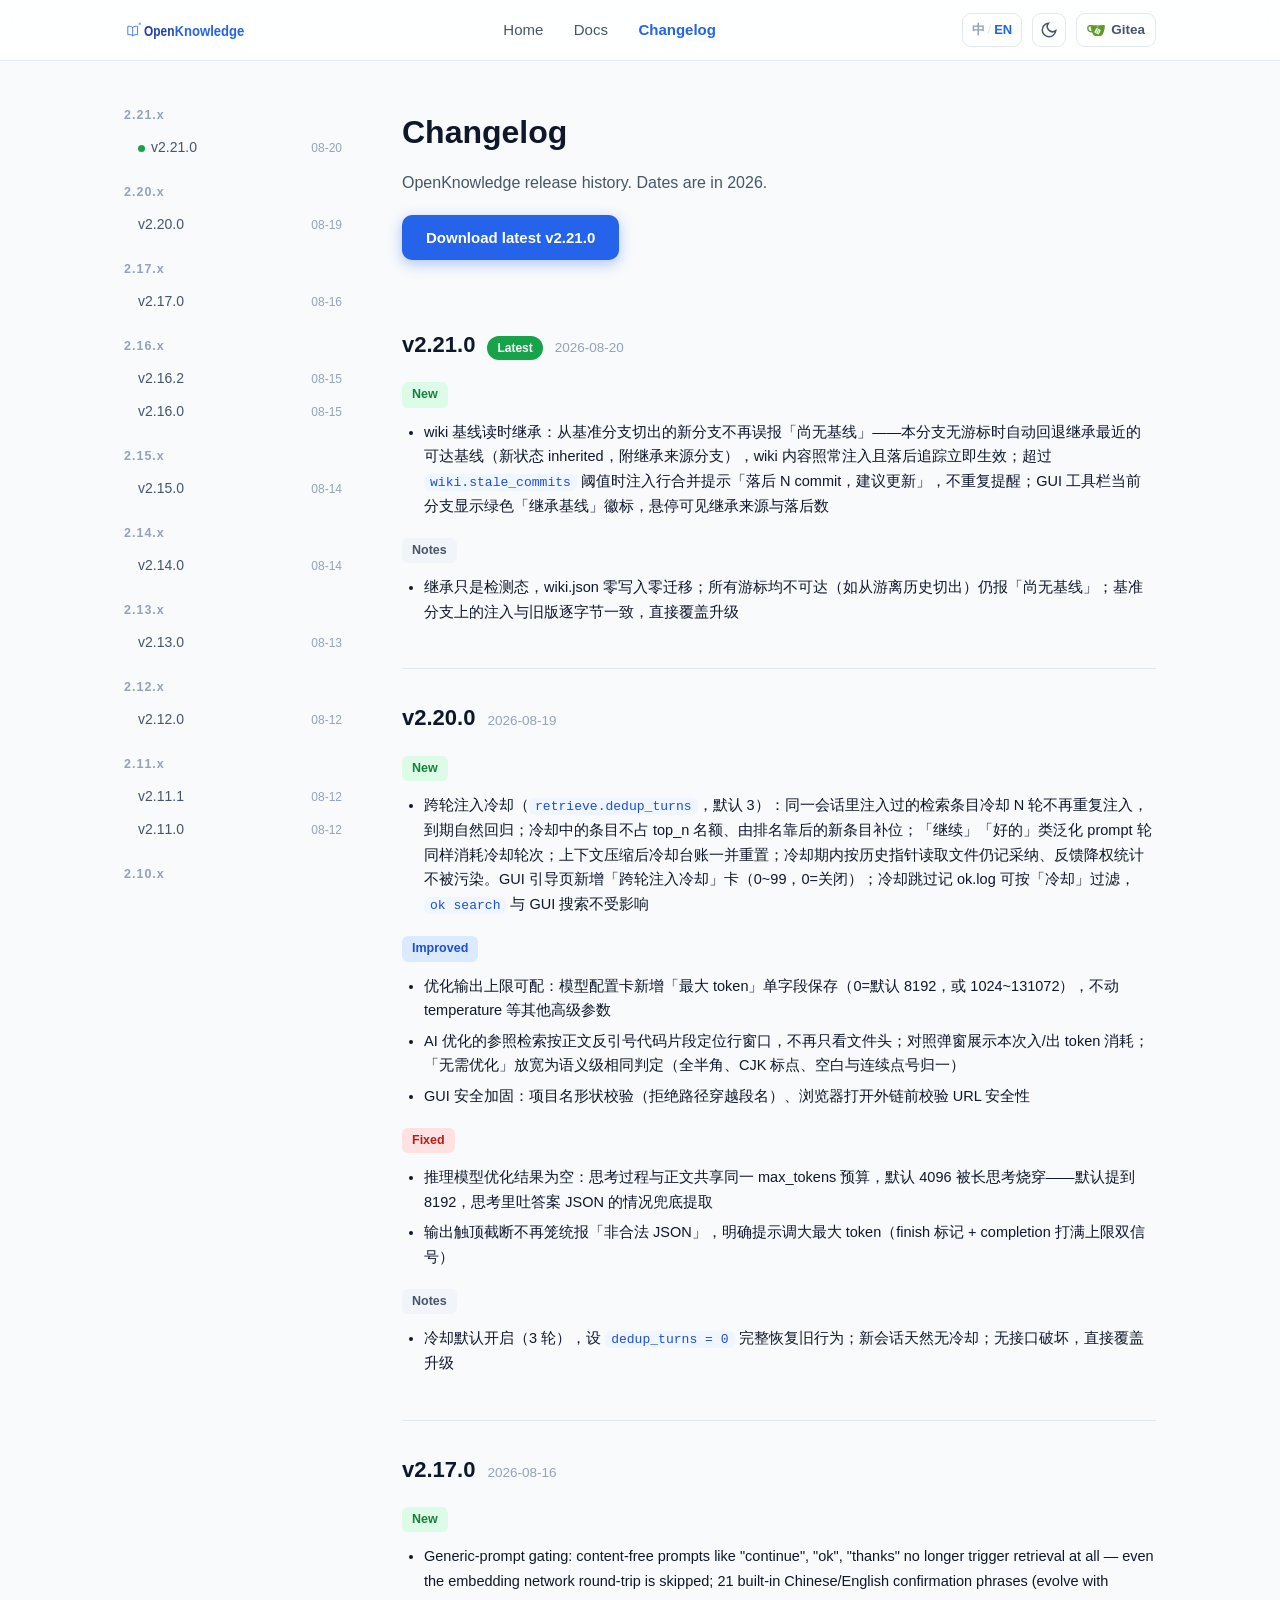
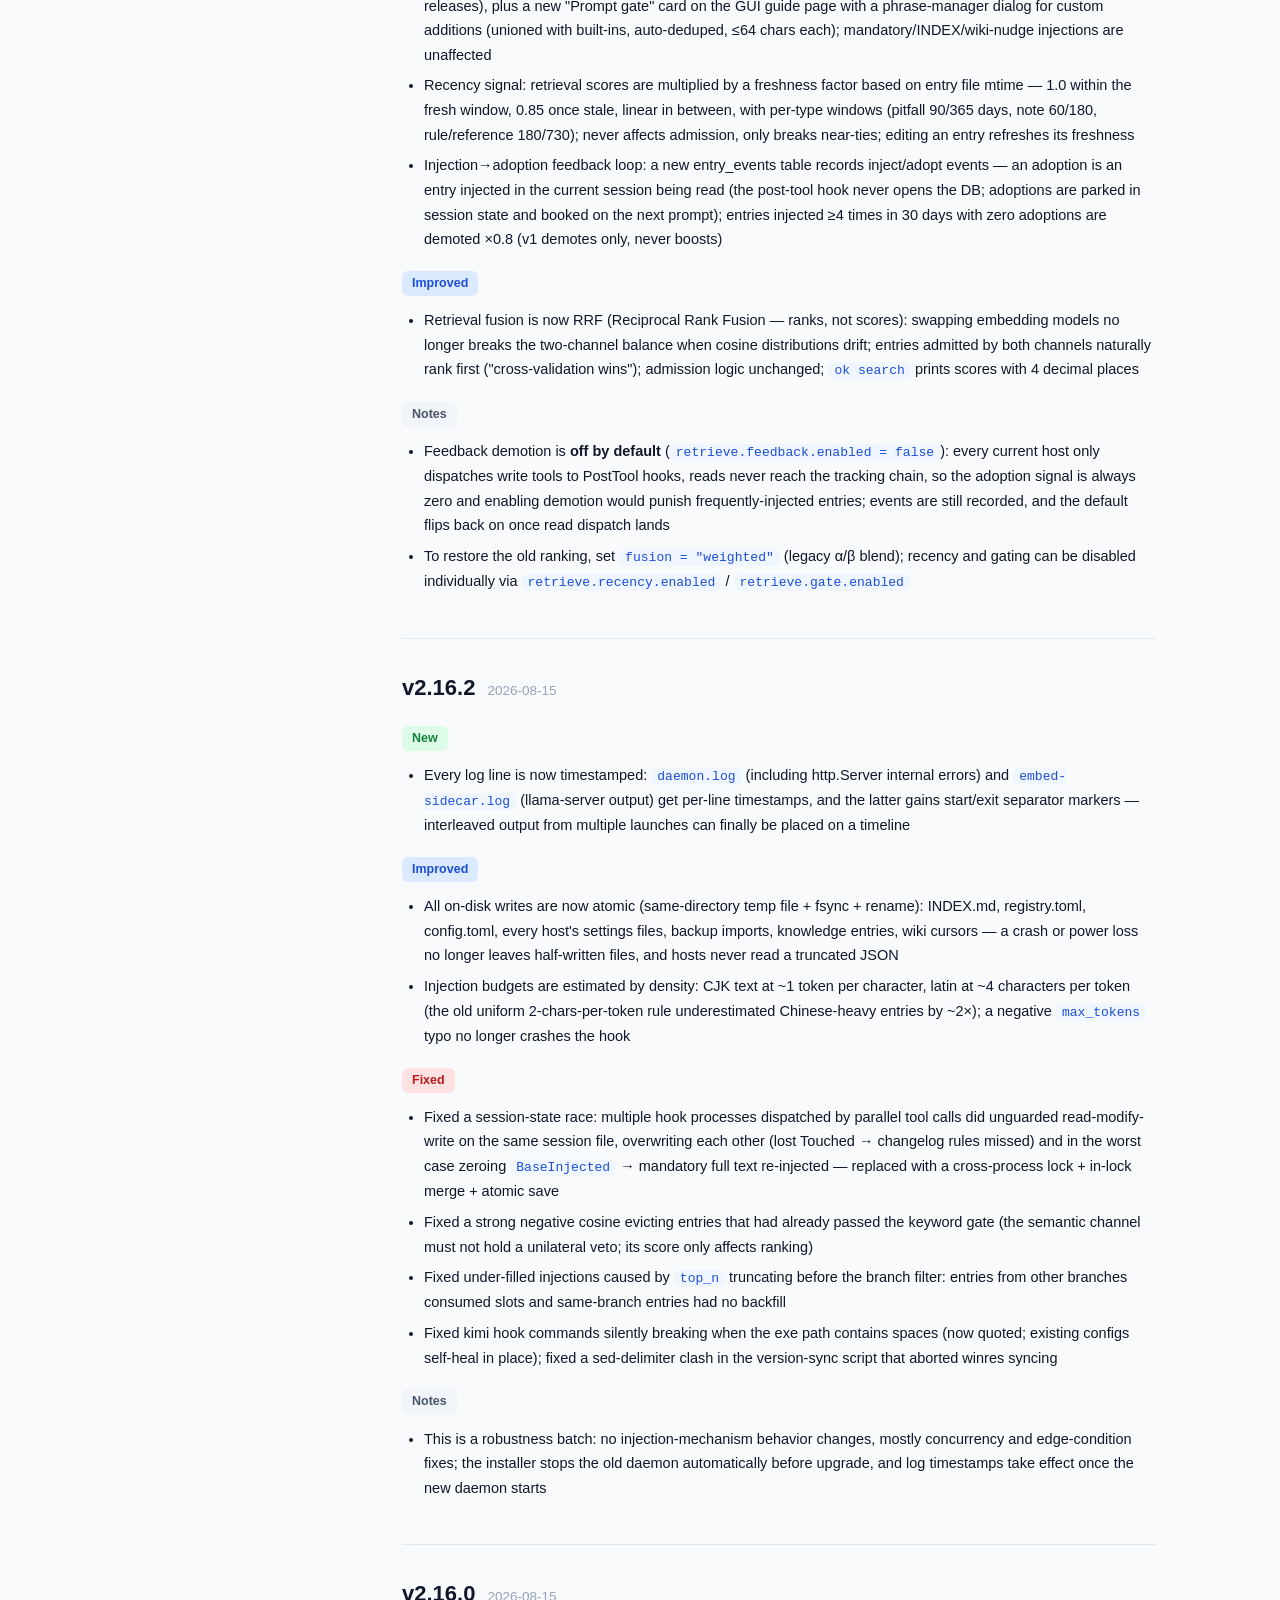
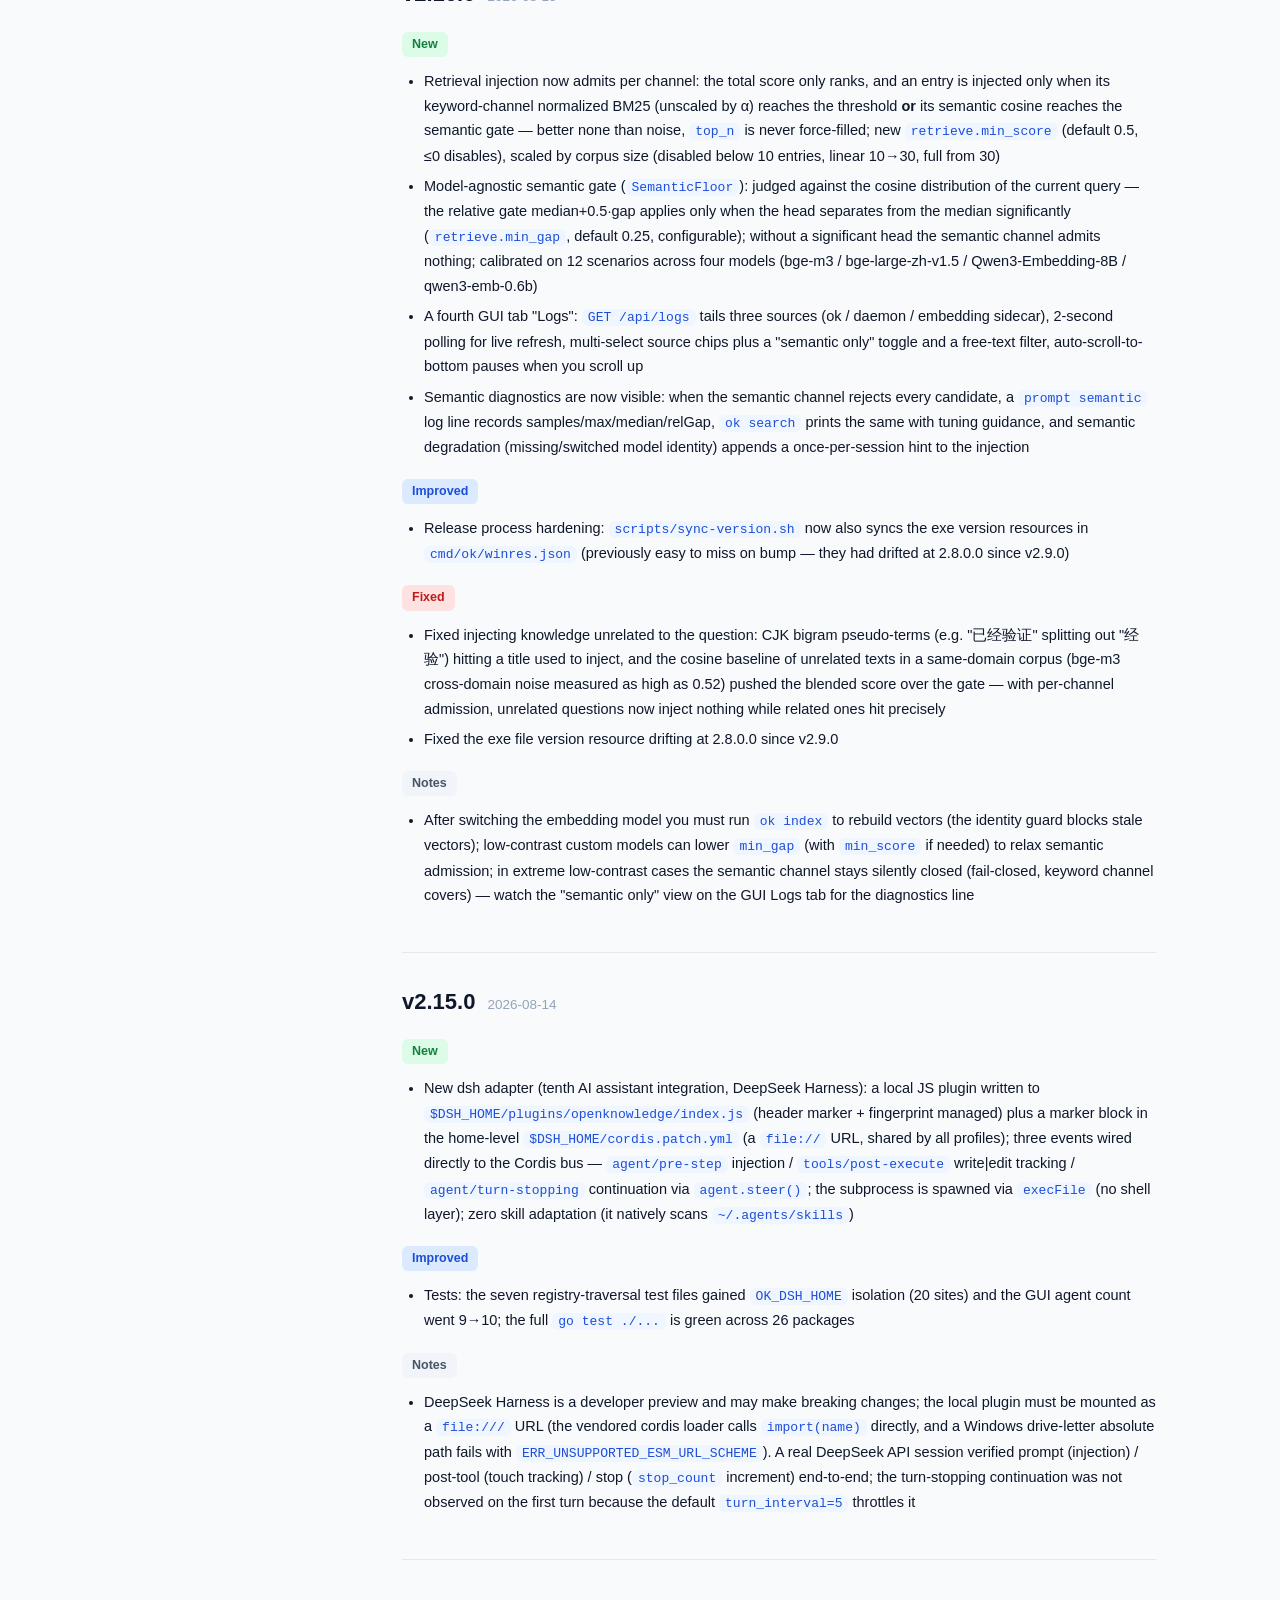
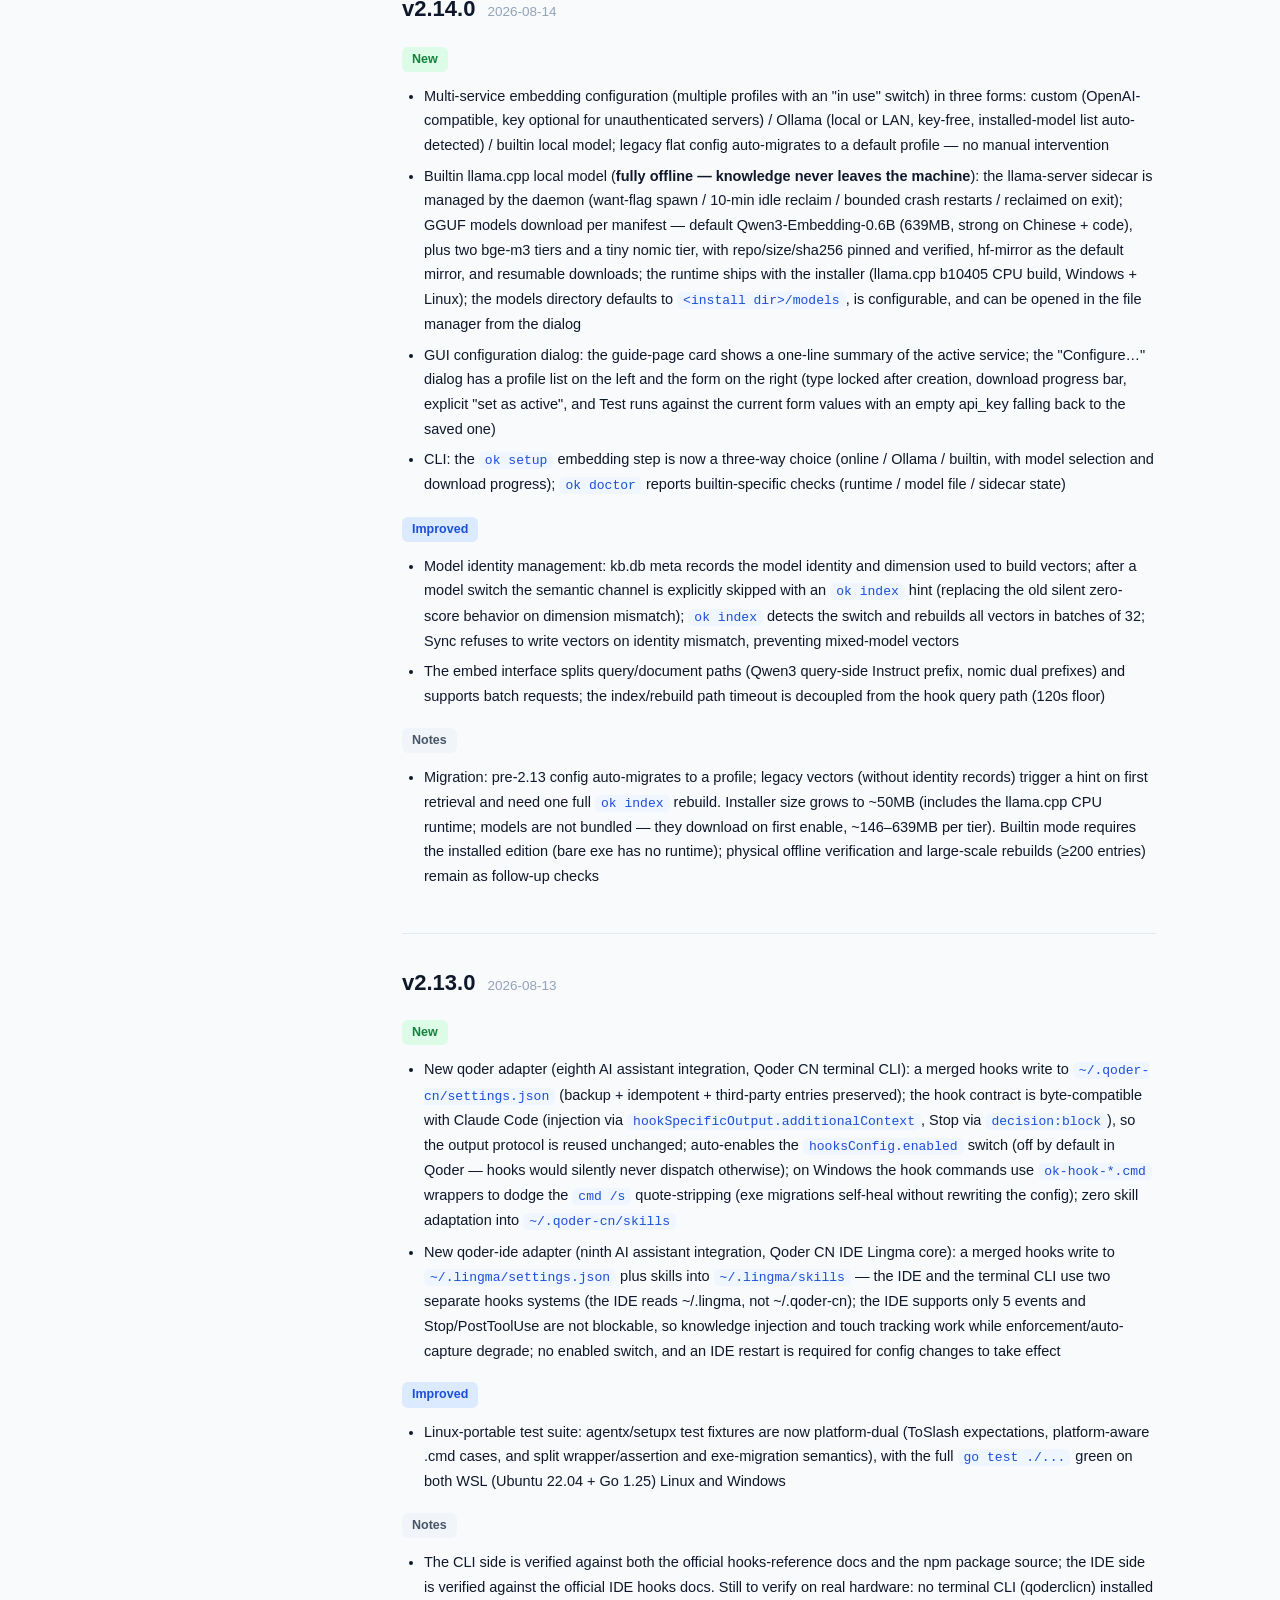
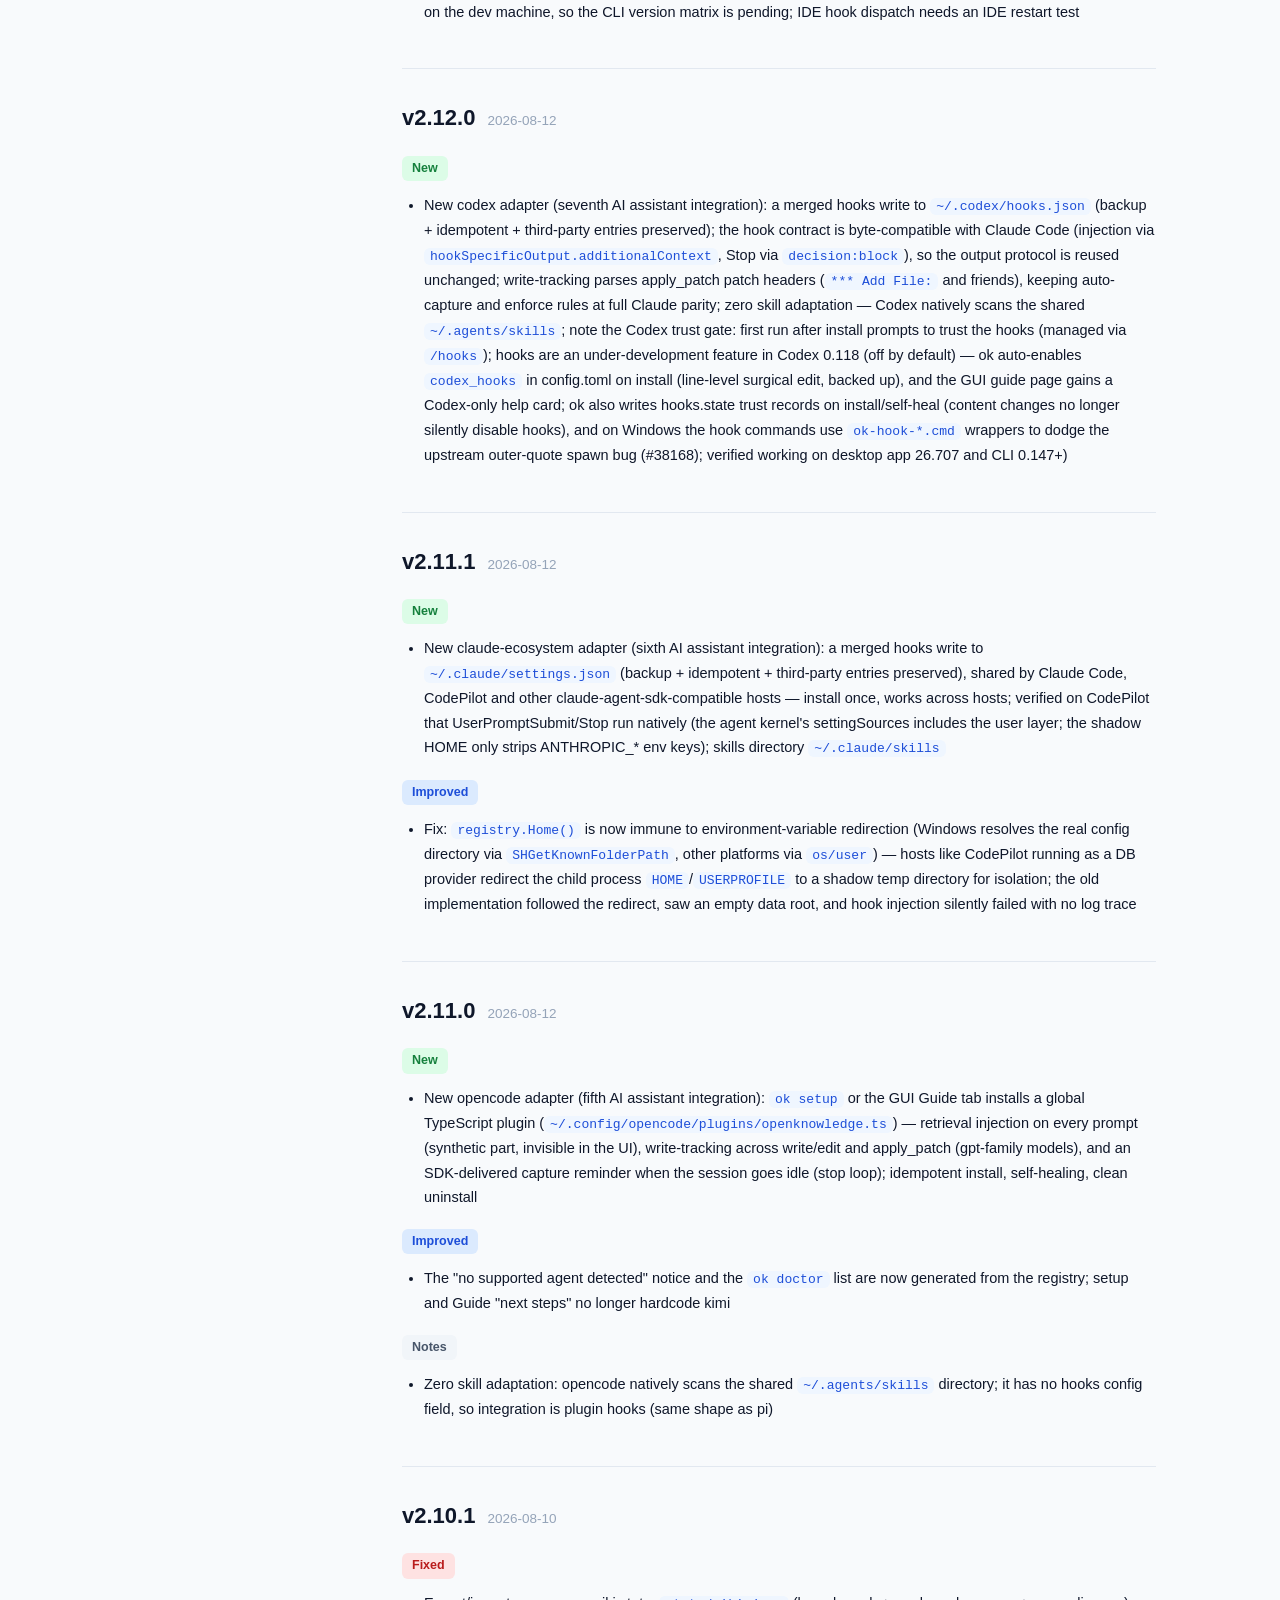
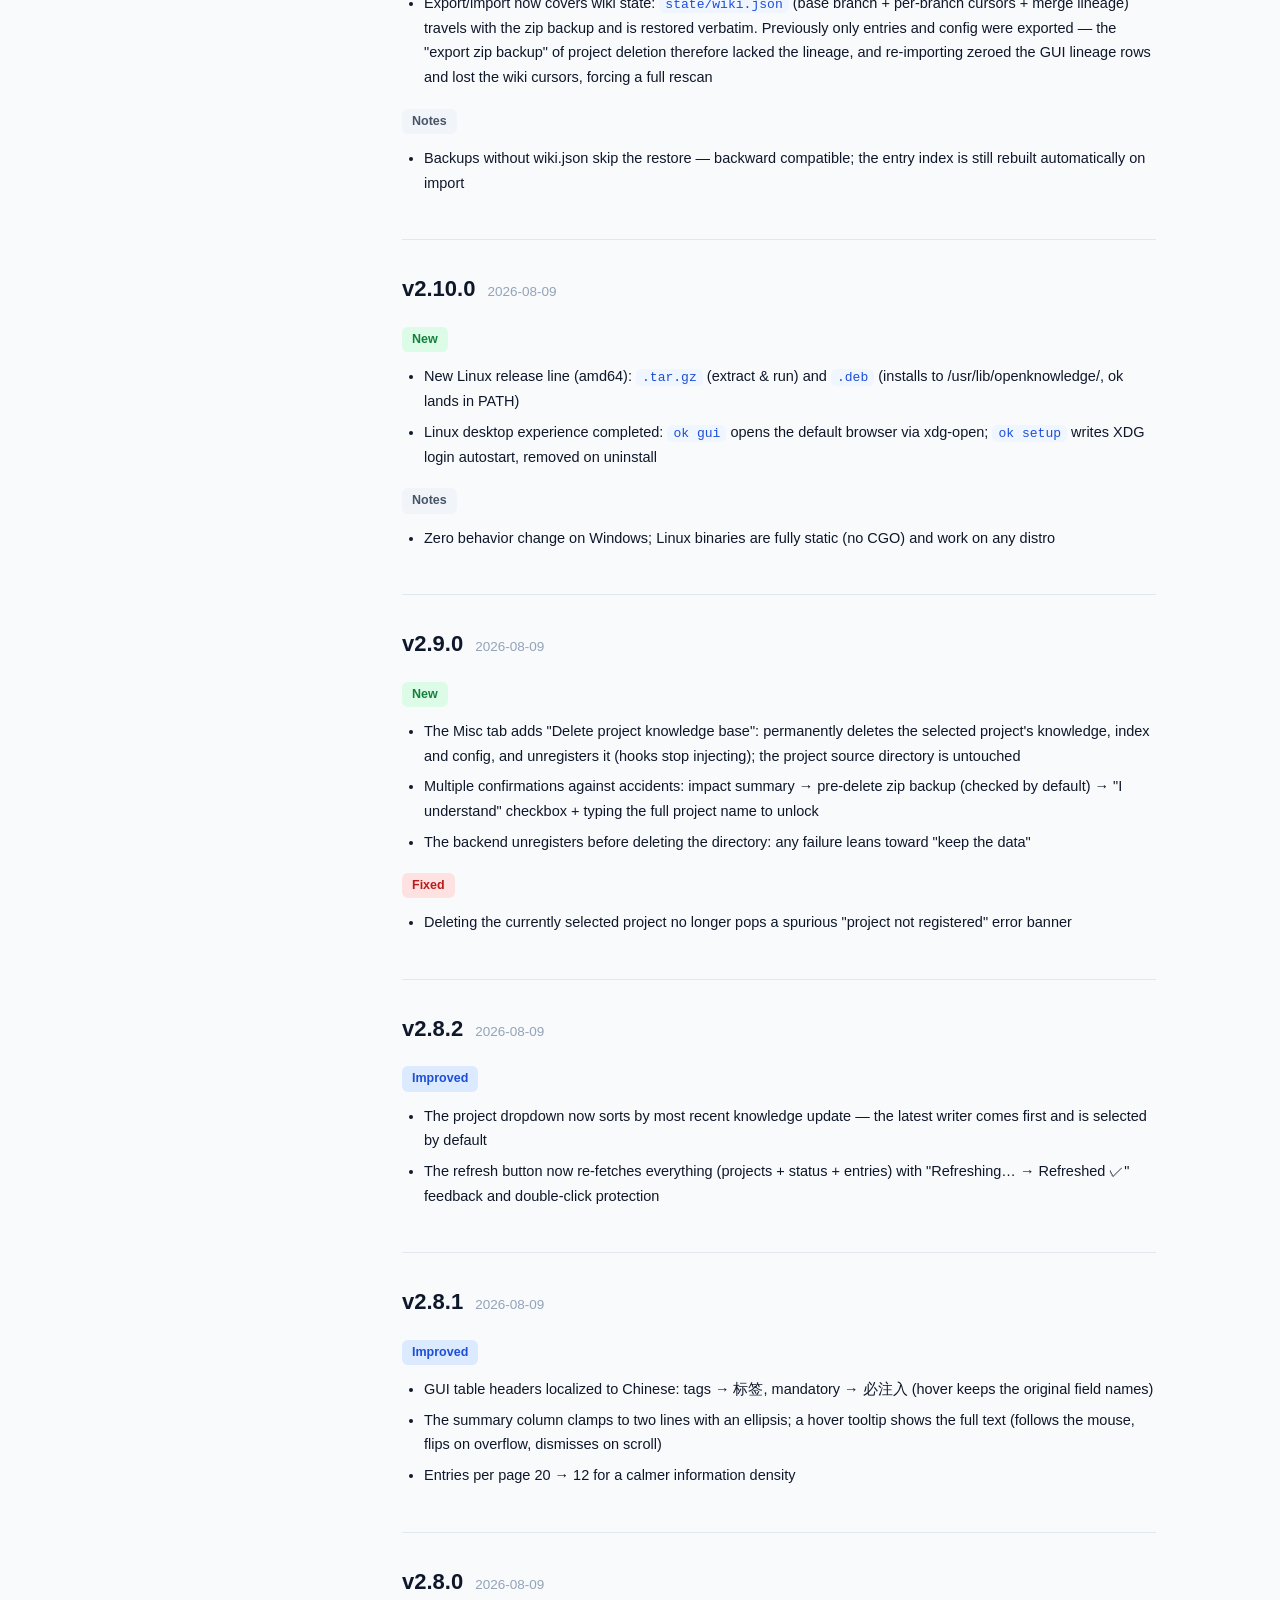
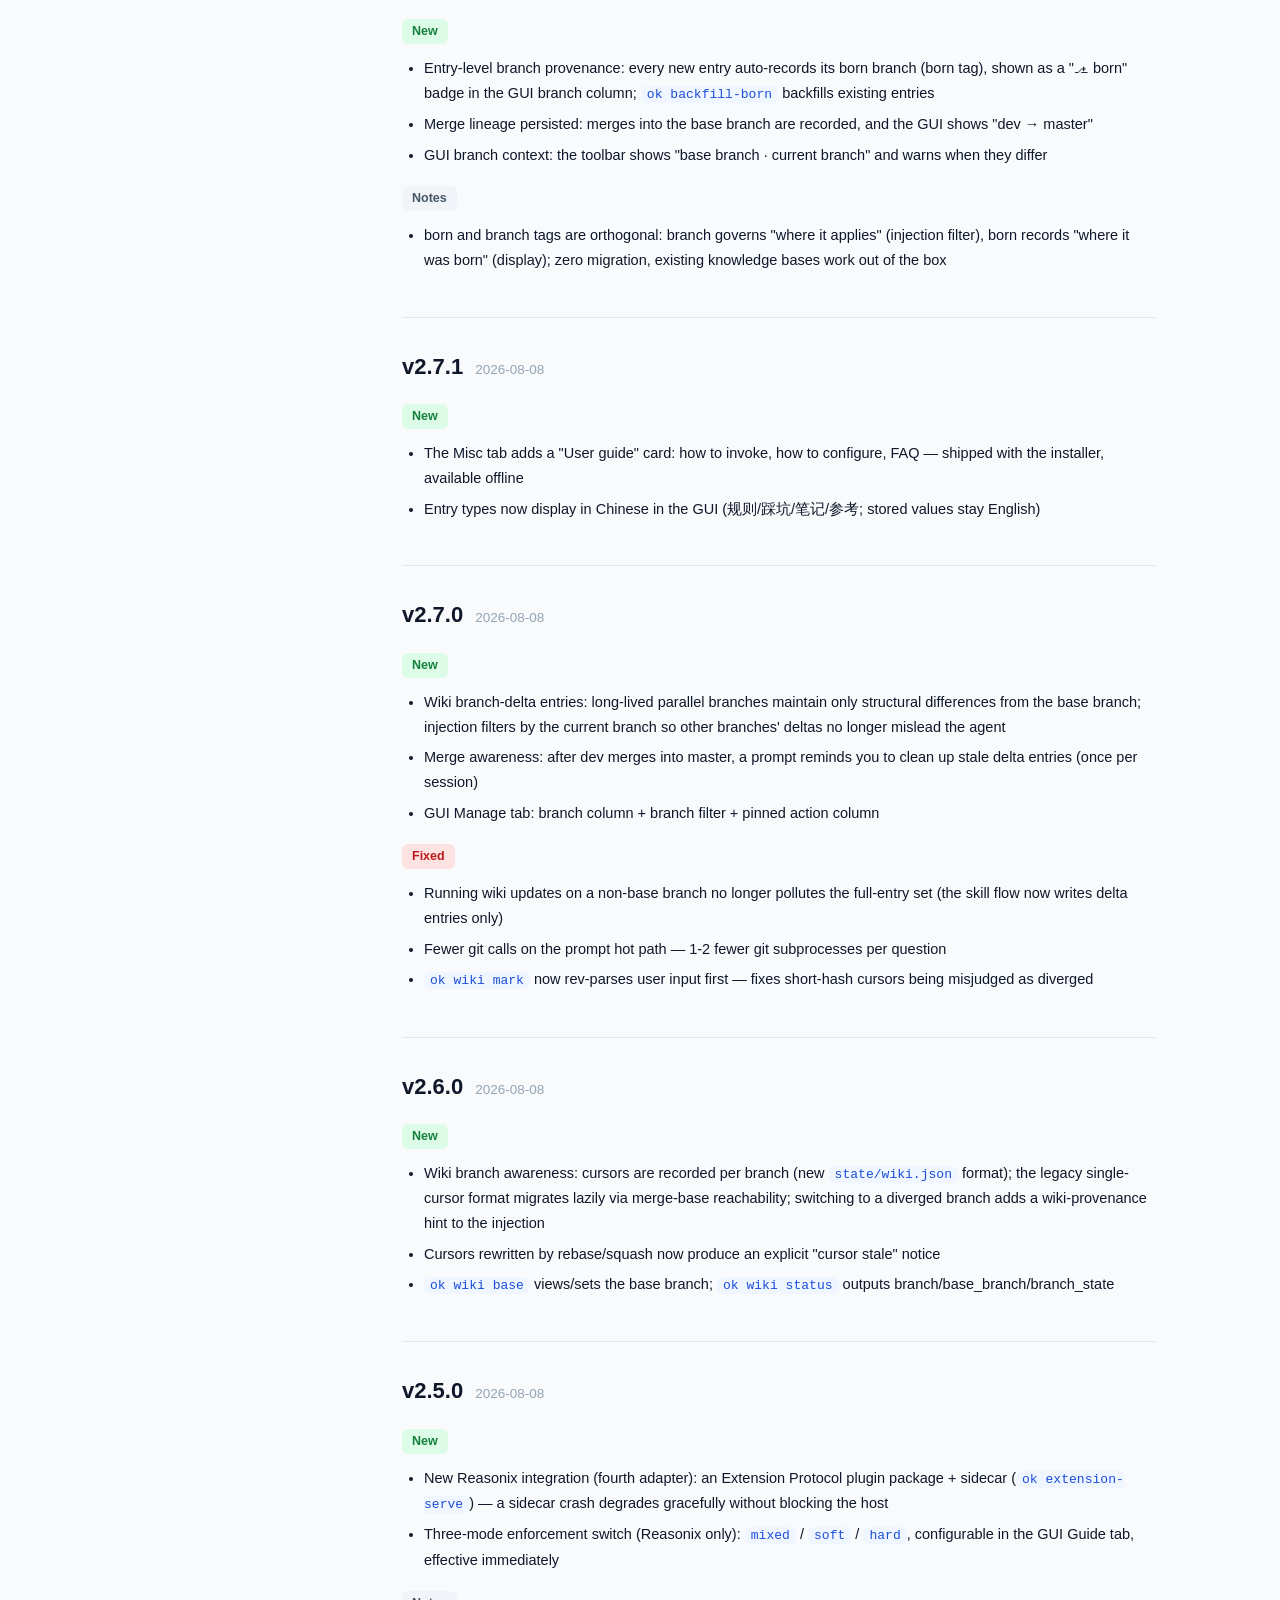
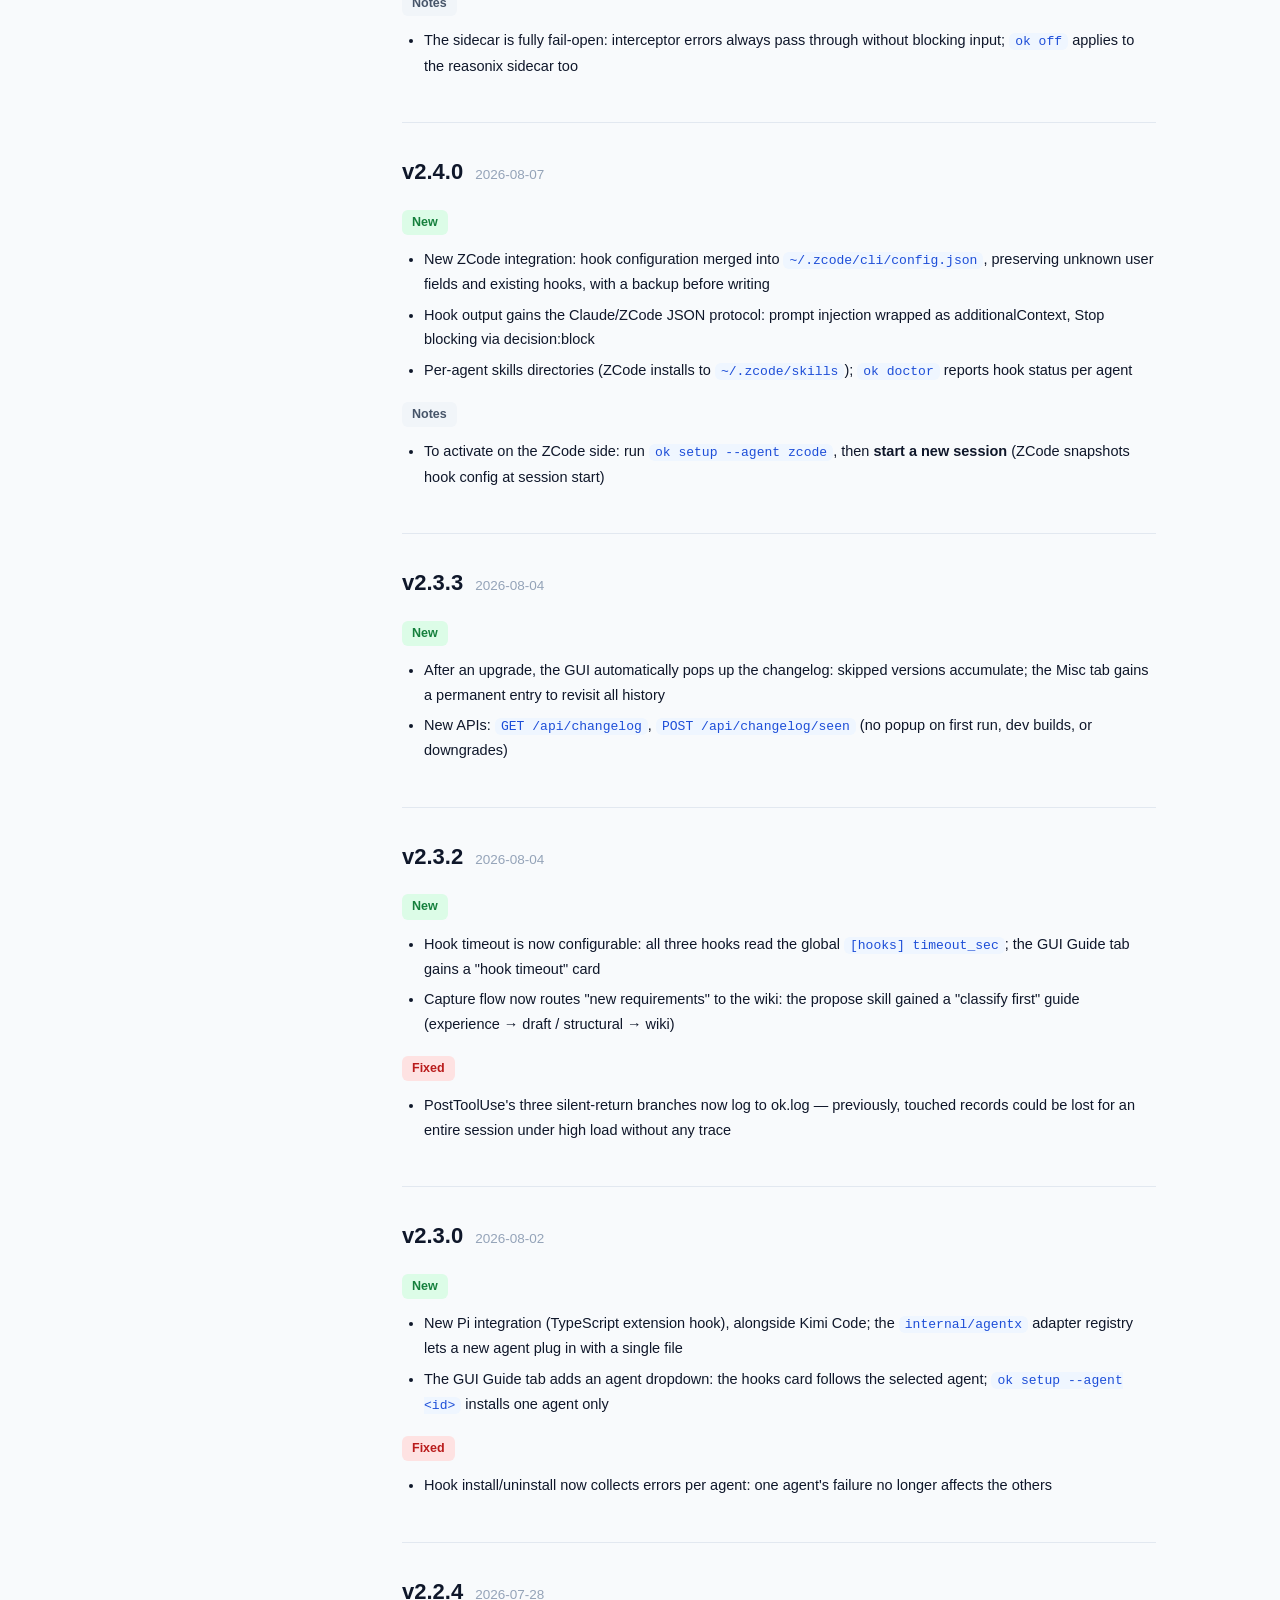
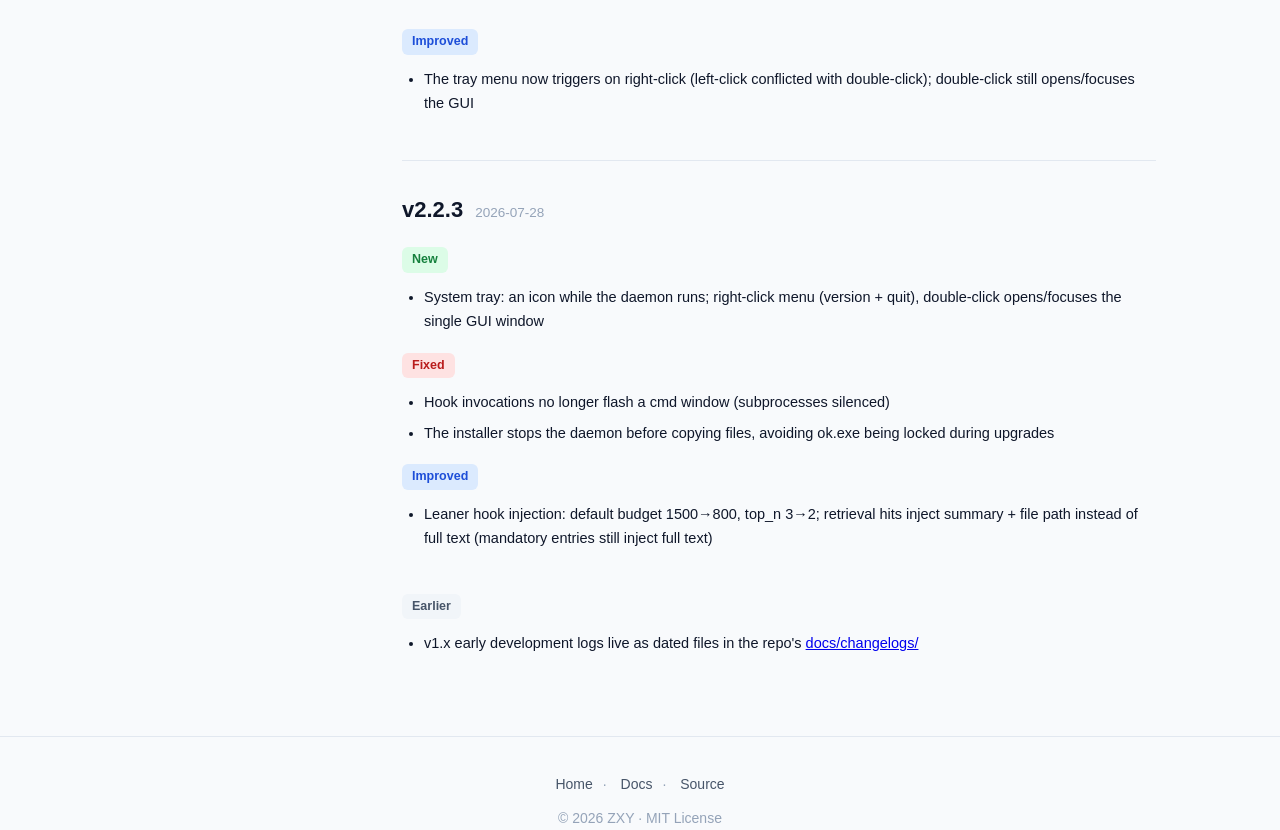
<file: site/changelog.html>
<!DOCTYPE html>
<html lang="zh-CN" data-theme="light">
<head>
<meta charset="UTF-8">
<meta name="viewport" content="width=device-width, initial-scale=1.0">
<title data-i18n="meta.title.c">更新日志 — OpenKnowledge</title>
<meta name="description" content="OpenKnowledge 版本发布记录：新功能、改进与修复。">
<script>(function(){try{var t=new URLSearchParams(location.search).get('theme')||localStorage.getItem('ok-theme');if(!t)t=matchMedia('(prefers-color-scheme: dark)').matches?'dark':'light';document.documentElement.dataset.theme=t;}catch(e){}})();</script>
<link rel="icon" type="image/svg+xml" href="assets/logo.svg">
<link rel="stylesheet" href="assets/site.css">
<style>
  .layout {
    display: grid; grid-template-columns: 230px 1fr;
    gap: 48px; max-width: 1080px; margin: 0 auto;
    padding: 44px 24px 80px;
  }

  /* 侧边栏：版本档案 */
  .side { position: sticky; top: 84px; align-self: start; max-height: calc(100vh - 104px); overflow-y: auto; }
  .side .group { margin-bottom: 18px; }
  .side .group-title {
    font-size: 12.5px; font-weight: 700; color: var(--text-3);
    letter-spacing: 1px; margin-bottom: 6px;
  }
  .side a {
    display: flex; justify-content: space-between; align-items: baseline;
    padding: 4px 12px; margin: 1px 0;
    color: var(--text-2); text-decoration: none; font-size: 14px;
    border-left: 2px solid transparent; border-radius: 0 8px 8px 0;
    transition: color .15s, border-color .15s, background .15s;
  }
  .side a:hover { color: var(--primary); background: #eff6ff; }
  .side a .d { font-size: 12px; color: var(--text-3); }
  .side .latest-dot { display: inline-block; width: 7px; height: 7px; border-radius: 50%; background: #16a34a; margin-right: 6px; }

  /* 页头 */
  .page-head h1 { font-size: 32px; }
  .page-head .lede { margin-top: 10px; color: var(--text-2); }
  .page-head .cta { margin-top: 18px; }
  .page-head .btn { padding: 10px 24px; font-size: 15px; }

  /* 版本块 */
  .ver { margin-top: 44px; padding-top: 30px; border-top: 1px solid var(--border); }
  .ver:first-of-type { border-top: none; margin-top: 36px; }
  .ver-head { display: flex; align-items: baseline; gap: 12px; flex-wrap: wrap; }
  .ver-head h2 { font-size: 22px; }
  .ver-head time { color: var(--text-3); font-size: 13.5px; }
  .badge-latest {
    font-size: 12px; font-weight: 600; color: #fff; background: #16a34a;
    border-radius: 999px; padding: 2px 10px;
  }

  .chg { margin-top: 16px; }
  .tag {
    display: inline-block; font-size: 12.5px; font-weight: 700;
    border-radius: 6px; padding: 2px 10px; margin-bottom: 6px;
  }
  .tag-new     { background: #dcfce7; color: #15803d; }
  .tag-fix     { background: #fee2e2; color: #b91c1c; }
  .tag-improve { background: #dbeafe; color: #1d4ed8; }
  .tag-note    { background: #f1f5f9; color: #475569; }
  .chg ul { padding-left: 22px; }
  .chg li { font-size: 14.5px; margin-top: 6px; color: var(--text); }

  /* 主内容列允许收缩，防止长内容撑出页面级横向滚动 */
  main { min-width: 0; }

  /* 桌面端 details 常开、隐藏 summary 条；手机端由媒体查询接管 */
  #verNav > summary { display: none; }

  @media (max-width: 860px) {
    .layout { grid-template-columns: 1fr; gap: 20px; }
    .side { position: static; max-height: none; }
    /* 手机上版本档案折叠成可展开卡片，避免把正文顶出首屏 */
    #verNav > summary {
      display: block; cursor: pointer; user-select: none;
      background: var(--card); border: 1px solid var(--border); border-radius: 10px;
      padding: 10px 16px; font-weight: 600; font-size: 14.5px;
    }
    #verNav[open] > summary { margin-bottom: 12px; }
  }
  @media (max-width: 560px) {
    .page-head h1 { font-size: 26px; }
    .ver-head h2 { font-size: 19px; }
  }
</style>
</head>
<body>

<nav>
  <div class="wrap">
    <a class="brand" href="index.html"><img class="logo-light" src="assets/logo.svg" alt="OpenKnowledge"><img class="logo-dark" src="assets/logo-dark.svg" alt="OpenKnowledge"></a>
    <div class="links">
      <a href="index.html" data-i18n="nav.home">首页</a>
      <a href="docs.html" data-i18n="nav.docs">文档</a>
      <a href="changelog.html" class="active" data-i18n="nav.changelog">更新日志</a>
    </div>
    <div class="actions">
      <button class="icon-btn lang-toggle" id="langToggle" aria-label="语言 / Language">
        <span data-lang="zh" class="on">中</span><span class="sep">/</span><span data-lang="en">EN</span>
      </button>
      <button class="icon-btn" id="themeToggle" aria-label="切换主题 / Toggle theme">
        <svg class="i-moon" viewBox="0 0 24 24" fill="none" stroke="currentColor" stroke-width="2" stroke-linecap="round"><path d="M21 12.8A9 9 0 1 1 11.2 3 7 7 0 0 0 21 12.8Z"/></svg>
        <svg class="i-sun" viewBox="0 0 24 24" fill="none" stroke="currentColor" stroke-width="2" stroke-linecap="round"><circle cx="12" cy="12" r="4.5"/><path d="M12 2v2.5M12 19.5V22M2 12h2.5M19.5 12H22M4.9 4.9l1.8 1.8M17.3 17.3l1.8 1.8M19.1 4.9l-1.8 1.8M6.7 17.3l-1.8 1.8"/></svg>
      </button>
      <a class="icon-btn repo-btn" href="https://github.com/zhangxyfs/OpenKnowledge" target="_blank" rel="noopener" aria-label="源码仓库 / Repository" title="源码仓库">
        <img class="gitea-logo" src="assets/gitea.svg" alt="Gitea"><span>Gitea</span>
      </a>
    </div>
  </div>
</nav>

<div class="layout">
  <aside class="side">
   <details id="verNav" open>
    <summary data-i18n="c.ledger">版本档案</summary>
    <div class="group">
      <div class="group-title">2.21.x</div>
      <a href="#v2-21-0"><span><span class="latest-dot"></span>v2.21.0</span><span class="d">08-20</span></a>
    </div>
    <div class="group">
      <div class="group-title">2.20.x</div>
      <a href="#v2-20-0"><span>v2.20.0</span><span class="d">08-19</span></a>
    </div>
    <div class="group">
      <div class="group-title">2.17.x</div>
      <a href="#v2-17-0"><span>v2.17.0</span><span class="d">08-16</span></a>
    </div>
    <div class="group">
      <div class="group-title">2.16.x</div>
      <a href="#v2-16-2"><span>v2.16.2</span><span class="d">08-15</span></a>
      <a href="#v2-16-0"><span>v2.16.0</span><span class="d">08-15</span></a>
    </div>
    <div class="group">
      <div class="group-title">2.15.x</div>
      <a href="#v2-15-0"><span>v2.15.0</span><span class="d">08-14</span></a>
    </div>
    <div class="group">
      <div class="group-title">2.14.x</div>
      <a href="#v2-14-0"><span>v2.14.0</span><span class="d">08-14</span></a>
    </div>
    <div class="group">
      <div class="group-title">2.13.x</div>
      <a href="#v2-13-0"><span>v2.13.0</span><span class="d">08-13</span></a>
    </div>
    <div class="group">
      <div class="group-title">2.12.x</div>
      <a href="#v2-12-0"><span>v2.12.0</span><span class="d">08-12</span></a>
    </div>
    <div class="group">
      <div class="group-title">2.11.x</div>
      <a href="#v2-11-1"><span>v2.11.1</span><span class="d">08-12</span></a>
      <a href="#v2-11-0"><span>v2.11.0</span><span class="d">08-12</span></a>
    </div>
    <div class="group">
      <div class="group-title">2.10.x</div>
      <a href="#v2-10-1"><span>v2.10.1</span><span class="d">08-10</span></a>
      <a href="#v2-10-0"><span>v2.10.0</span><span class="d">08-09</span></a>
    </div>
    <div class="group">
      <div class="group-title">2.9.x</div>
      <a href="#v2-9-0"><span>v2.9.0</span><span class="d">08-09</span></a>
    </div>
    <div class="group">
      <div class="group-title">2.8.x</div>
      <a href="#v2-8-2"><span>v2.8.2</span><span class="d">08-09</span></a>
      <a href="#v2-8-1"><span>v2.8.1</span><span class="d">08-09</span></a>
      <a href="#v2-8-0"><span>v2.8.0</span><span class="d">08-09</span></a>
    </div>
    <div class="group">
      <div class="group-title">2.7.x</div>
      <a href="#v2-7-1"><span>v2.7.1</span><span class="d">08-08</span></a>
      <a href="#v2-7-0"><span>v2.7.0</span><span class="d">08-08</span></a>
    </div>
    <div class="group">
      <div class="group-title">2.6.x</div>
      <a href="#v2-6-0"><span>v2.6.0</span><span class="d">08-08</span></a>
    </div>
    <div class="group">
      <div class="group-title">2.5.x</div>
      <a href="#v2-5-0"><span>v2.5.0</span><span class="d">08-08</span></a>
    </div>
    <div class="group">
      <div class="group-title">2.4.x</div>
      <a href="#v2-4-0"><span>v2.4.0</span><span class="d">08-07</span></a>
    </div>
    <div class="group">
      <div class="group-title">2.3.x</div>
      <a href="#v2-3-3"><span>v2.3.3</span><span class="d">08-04</span></a>
      <a href="#v2-3-2"><span>v2.3.2</span><span class="d">08-04</span></a>
      <a href="#v2-3-0"><span>v2.3.0</span><span class="d">08-02</span></a>
    </div>
    <div class="group">
      <div class="group-title">2.2.x</div>
      <a href="#v2-2-4"><span>v2.2.4</span><span class="d">07-28</span></a>
      <a href="#v2-2-3"><span>v2.2.3</span><span class="d">07-28</span></a>
    </div>
   </details>
  </aside>

  <main>
    <div class="page-head">
      <h1 data-i18n="c.h1">更新日志</h1>
      <p class="lede" data-i18n="c.lede">OpenKnowledge 的版本发布记录。日期为 2026 年。</p>
      <div class="cta">
        <a class="btn btn-primary" href="https://github.com/zhangxyfs/OpenKnowledge/releases" target="_blank" rel="noopener" data-i18n="c.cta">下载最新版 v2.21.0</a>
      </div>
    </div>

    <section class="ver" id="v2-21-0">
      <div class="ver-head"><h2>v2.21.0</h2><span class="badge-latest" data-i18n="c.latest">最新</span><time>2026-08-20</time></div>
      <div class="chg">
        <span class="tag tag-new" data-i18n="t.new">新功能</span>
        <ul>
          <li>wiki 基线读时继承：从基准分支切出的新分支不再误报「尚无基线」——本分支无游标时自动回退继承最近的可达基线（新状态 inherited，附继承来源分支），wiki 内容照常注入且落后追踪立即生效；超过 <code>wiki.stale_commits</code> 阈值时注入行合并提示「落后 N commit，建议更新」，不重复提醒；GUI 工具栏当前分支显示绿色「继承基线」徽标，悬停可见继承来源与落后数</li>
        </ul>
      </div>
      <div class="chg">
        <span class="tag tag-note" data-i18n="t.note">说明</span>
        <ul>
          <li>继承只是检测态，wiki.json 零写入零迁移；所有游标均不可达（如从游离历史切出）仍报「尚无基线」；基准分支上的注入与旧版逐字节一致，直接覆盖升级</li>
        </ul>
      </div>
    </section>

    <section class="ver" id="v2-20-0">
      <div class="ver-head"><h2>v2.20.0</h2><time>2026-08-19</time></div>
      <div class="chg">
        <span class="tag tag-new" data-i18n="t.new">新功能</span>
        <ul>
          <li>跨轮注入冷却（<code>retrieve.dedup_turns</code>，默认 3）：同一会话里注入过的检索条目冷却 N 轮不再重复注入，到期自然回归；冷却中的条目不占 top_n 名额、由排名靠后的新条目补位；「继续」「好的」类泛化 prompt 轮同样消耗冷却轮次；上下文压缩后冷却台账一并重置；冷却期内按历史指针读取文件仍记采纳、反馈降权统计不被污染。GUI 引导页新增「跨轮注入冷却」卡（0~99，0=关闭）；冷却跳过记 ok.log 可按「冷却」过滤，<code>ok search</code> 与 GUI 搜索不受影响</li>
        </ul>
      </div>
      <div class="chg">
        <span class="tag tag-improve" data-i18n="t.improve">改进</span>
        <ul>
          <li>优化输出上限可配：模型配置卡新增「最大 token」单字段保存（0=默认 8192，或 1024~131072），不动 temperature 等其他高级参数</li>
          <li>AI 优化的参照检索按正文反引号代码片段定位行窗口，不再只看文件头；对照弹窗展示本次入/出 token 消耗；「无需优化」放宽为语义级相同判定（全半角、CJK 标点、空白与连续点号归一）</li>
          <li>GUI 安全加固：项目名形状校验（拒绝路径穿越段名）、浏览器打开外链前校验 URL 安全性</li>
        </ul>
      </div>
      <div class="chg">
        <span class="tag tag-fix" data-i18n="t.fix">修复</span>
        <ul>
          <li>推理模型优化结果为空：思考过程与正文共享同一 max_tokens 预算，默认 4096 被长思考烧穿——默认提到 8192，思考里吐答案 JSON 的情况兜底提取</li>
          <li>输出触顶截断不再笼统报「非合法 JSON」，明确提示调大最大 token（finish 标记 + completion 打满上限双信号）</li>
        </ul>
      </div>
      <div class="chg">
        <span class="tag tag-note" data-i18n="t.note">说明</span>
        <ul>
          <li>冷却默认开启（3 轮），设 <code>dedup_turns = 0</code> 完整恢复旧行为；新会话天然无冷却；无接口破坏，直接覆盖升级</li>
        </ul>
      </div>
    </section>

    <section class="ver" id="v2-17-0">
      <div class="ver-head"><h2>v2.17.0</h2><time>2026-08-16</time></div>
      <div class="chg">
        <span class="tag tag-new" data-i18n="t.new">新功能</span>
        <ul>
          <li data-i18n="c.2170.n1">泛化 prompt 门控：「继续」「好的」「ok」这类无信息量 prompt 不再跑检索——连 embedding 网络往返都省掉；内置 21 条中英常用确认词（随版本演进），GUI 引导页新增「泛化门控」卡片 + 短语管理弹窗可维护自定义短语（与内置取并集、自动去重，单条 ≤64 字符）；mandatory/索引/wiki 提醒等其余注入不受影响</li>
          <li data-i18n="c.2170.n2">时效信号：按条目文件 mtime 的新鲜度给检索分乘系数——新鲜窗口内 1.0、陈旧后 0.85、中间线性，窗口按条目类型分（pitfall 90/365 天、note 60/180、rule/reference 180/730）；不参与准入，只在近似同分时让位；编辑条目即刷新新鲜度</li>
          <li data-i18n="c.2170.n3">注入→采纳反馈闭环：新增 entry_events 表记录「注入/采纳」事件——采纳 = 本会话注入过的条目被读取（post-tool 不开库，先挂账会话状态、下次 prompt 入账）；30 天窗口内注入 ≥4 次且零采纳的条目降权 ×0.8（v1 只降不升）</li>
        </ul>
      </div>
      <div class="chg">
        <span class="tag tag-improve" data-i18n="t.improve">改进</span>
        <ul>
          <li data-i18n="c.2170.i1">检索融合改 RRF（Reciprocal Rank Fusion，按名次不按分数）：换 embedding 模型后余弦分布漂移不再破坏两路平衡；双通道同时命中的条目天然「交叉验证优先」；准入逻辑不变；<code>ok search</code> 分数输出改 4 位小数</li>
        </ul>
      </div>
      <div class="chg">
        <span class="tag tag-note" data-i18n="t.note">说明</span>
        <ul>
          <li data-i18n="c.2170.s1">反馈降权<strong>默认关闭</strong>（<code>retrieve.feedback.enabled = false</code>）：现行所有宿主的 PostTool 钩子只派发写工具，read 不到达追踪链路，采纳信号暂恒为零，开启会误伤频繁注入的条目；注入/采纳事件照常记录，待 read 派发接通后的版本恢复默认开启</li>
          <li data-i18n="c.2170.s2">要旧排序行为可在配置里显式 <code>fusion = "weighted"</code>（旧 α/β 加权回滚档）；时效与门控均可经 <code>retrieve.recency.enabled</code> / <code>retrieve.gate.enabled</code> 单独关闭</li>
        </ul>
      </div>
    </section>

    <section class="ver" id="v2-16-2">
      <div class="ver-head"><h2>v2.16.2</h2><time>2026-08-15</time></div>
      <div class="chg">
        <span class="tag tag-new" data-i18n="t.new">新功能</span>
        <ul>
          <li data-i18n="c.2162.n1">日志全行时间戳：<code>daemon.log</code>（含 http.Server 内部错误）与 <code>embed-sidecar.log</code>（llama-server 输出）按行加时间戳，后者新增启动/退出分隔标记——多次启动的日志交织后也能对上时间线</li>
        </ul>
      </div>
      <div class="chg">
        <span class="tag tag-improve" data-i18n="t.improve">改进</span>
        <ul>
          <li data-i18n="c.2162.i1">落盘写入统一原子化（同目录临时文件 + fsync + rename）：INDEX.md、registry.toml、config.toml、各宿主 settings、备份导入、知识条目、wiki 游标——崩溃/断电不再留半截文件，宿主也不会读到截断的 JSON</li>
          <li data-i18n="c.2162.i2">注入预算按密度估算：中文按约 1 token/字、拉丁按约 4 字符/token（旧实现统一 2 字符/token，对中文为主的条目低估约 2 倍）；<code>max_tokens</code> 误配为负数不再崩溃</li>
        </ul>
      </div>
      <div class="chg">
        <span class="tag tag-fix" data-i18n="t.fix">修复</span>
        <ul>
          <li data-i18n="c.2162.f1">修复会话状态并发竞态：并行工具调用派发的多个 hook 进程对同一会话状态无锁读改写，互相覆盖丢 Touched（changelog 规则漏拦）、极端时 <code>BaseInjected</code> 归零导致 mandatory 全文重复注入——新增跨进程锁 + 锁内合并 + 原子落盘</li>
          <li data-i18n="c.2162.f2">修复强负余弦把已过关键词门槛的命中挤出注入（语义通道不应有单方面否决权，语义分只影响排序）</li>
          <li data-i18n="c.2162.f3">修复 <code>top_n</code> 截断先于分支过滤导致的注入欠额：其他分支条目被过滤后本分支条目无补位</li>
          <li data-i18n="c.2162.f4">修复 kimi hook 命令路径含空格时静默失效（exe 补引号，存量配置照常自愈替换）；修复版本同步脚本 winres 段 sed 分隔符冲突导致同步中断</li>
        </ul>
      </div>
      <div class="chg">
        <span class="tag tag-note" data-i18n="t.note">说明</span>
        <ul>
          <li data-i18n="c.2162.s1">本版为稳健性批次：注入机制无行为变化，主要修复并发与边界条件缺陷；升级安装器会先自动停止旧 daemon，日志时间戳自新 daemon 拉起后生效</li>
        </ul>
      </div>
    </section>

    <section class="ver" id="v2-16-0">
      <div class="ver-head"><h2>v2.16.0</h2><time>2026-08-15</time></div>
      <div class="chg">
        <span class="tag tag-new" data-i18n="t.new">新功能</span>
        <ul>
          <li data-i18n="c.2160.n1">检索注入按通道独立准入：总分只用于排序，关键词通道归一 BM25 分 ≥ 阈值 <b>或</b> 语义通道余弦 ≥ 语义门槛才注入——宁缺毋滥、不再强行凑 <code>top_n</code>；新增 <code>retrieve.min_score</code>（默认 0.5，≤0 关闭），阈值随库规模缩放（&lt;10 条关闭、10→30 线性、≥30 取全值）</li>
          <li data-i18n="c.2160.n2">语义门槛模型无关（<code>SemanticFloor</code>）：以本次查询余弦分布为参照，头部相对中位数有显著分离（<code>retrieve.min_gap</code> 默认 0.25，可配）才启用 median+0.5·gap，无头部则语义通道整体不准入；四模型 12 场景标定（bge-m3 / bge-large-zh-v1.5 / Qwen3-Embedding-8B / qwen3-emb-0.6b）</li>
          <li data-i18n="c.2160.n3">GUI 第四标签「日志」页：<code>GET /api/logs</code> 回读 ok / 守护 / embedding 三来源日志尾部，2 秒轮询实时刷新，来源 chips 多选 +「仅语义」开关 + 文本过滤输入框，上滚暂停自动贴底</li>
          <li data-i18n="c.2160.n4">语义诊断可见化：语义通道全部候选被拒时写 <code>prompt semantic</code> 日志（样本数/max/median/relGap），<code>ok search</code> 同步提示调节指引；语义检索退化（模型身份缺失/切换）时注入末尾每会话一次附提示</li>
        </ul>
      </div>
      <div class="chg">
        <span class="tag tag-improve" data-i18n="t.improve">改进</span>
        <ul>
          <li data-i18n="c.2160.i1">发布流程加固：<code>scripts/sync-version.sh</code> 现在同步 <code>cmd/ok/winres.json</code> 的 exe 版本资源（此前 bump 时易漏，v2.9.0 起一直漂移停在 2.8.0.0）</li>
        </ul>
      </div>
      <div class="chg">
        <span class="tag tag-fix" data-i18n="t.fix">修复</span>
        <ul>
          <li data-i18n="c.2160.f1">修复注入知识与提问无关：CJK 二元组伪词（如"已经验证"切出"经验"）命中标题即可注入、同域语料下无关文本的余弦基线（实测 bge-m3 跨域噪声高达 0.52）顶穿总分阈值——准入改按通道独立判定后，无关提问零注入、相关提问精确命中</li>
          <li data-i18n="c.2160.f2">修复 exe 文件版本资源自 v2.9.0 起漂移停在 2.8.0.0 的问题</li>
        </ul>
      </div>
      <div class="chg">
        <span class="tag tag-note" data-i18n="t.note">说明</span>
        <ul>
          <li data-i18n="c.2160.s1">切换 embedding 模型后必须 <code>ok index</code> 重建向量（身份守卫会拦旧向量）；低对比度自定义模型可调低 <code>min_gap</code>（必要时配合 <code>min_score</code>）放宽语义准入；极端低对比度下语义通道整体静默关闭（fail-closed，关键词通道兜底），GUI 日志页「仅语义」可观察诊断行</li>
        </ul>
      </div>
    </section>

    <section class="ver" id="v2-15-0">
      <div class="ver-head"><h2>v2.15.0</h2><time>2026-08-14</time></div>
      <div class="chg">
        <span class="tag tag-new" data-i18n="t.new">新功能</span>
        <ul>
          <li data-i18n="c.2150.n1">新增 dsh 适配器（第十个 AI 助手集成，DeepSeek Harness）：本地 JS 插件写入 <code>$DSH_HOME/plugins/openknowledge/index.js</code>（头标记 + 指纹管理）+ 家目录级 <code>$DSH_HOME/cordis.patch.yml</code> 标记块挂载（<code>file://</code> URL，所有 profile 共享）；三事件直订 Cordis 总线——<code>agent/pre-step</code> 注入 / <code>tools/post-execute</code> 追踪 write|edit / <code>agent/turn-stopping</code> 经 <code>agent.steer()</code> 续跑；子进程 <code>execFile</code> 直 exec（无 shell 层）；技能零适配（原生扫描 <code>~/.agents/skills</code>）</li>
        </ul>
      </div>
      <div class="chg">
        <span class="tag tag-improve" data-i18n="t.improve">改进</span>
        <ul>
          <li data-i18n="c.2150.i1">测试全仓 7 个注册表遍历测试文件补 <code>OK_DSH_HOME</code> 隔离（20 处），GUI agent 计数 9→10；全仓 <code>go test ./...</code> 26 包绿</li>
        </ul>
      </div>
      <div class="chg">
        <span class="tag tag-note" data-i18n="t.note">说明</span>
        <ul>
          <li data-i18n="c.2150.s1">DeepSeek Harness 为 developer preview，可能有破坏性变更；本地插件必须 <code>file:///</code> URL 挂载（vendored cordis loader 直接 <code>import(name)</code>，Windows 盘符绝对路径报 <code>ERR_UNSUPPORTED_ESM_URL_SCHEME</code>）；真实 DeepSeek API 会话已端到端验证 prompt（注入）/ post-tool（触碰追踪）/ stop（<code>stop_count</code> 递增）三事件，turn-stopping 续跑因默认 <code>turn_interval=5</code> 节流未在首轮触发</li>
        </ul>
      </div>
    </section>

    <section class="ver" id="v2-14-0">
      <div class="ver-head"><h2>v2.14.0</h2><time>2026-08-14</time></div>
      <div class="chg">
        <span class="tag tag-new" data-i18n="t.new">新功能</span>
        <ul>
          <li data-i18n="c.2140.n1">embedding 多服务配置（多 profile + "使用中"切换）三形态：自定义（OpenAI 兼容，key 可留空适配无鉴权服务）/ Ollama（本机或局域网，免 key，模型列表自动探测）/ 内置本地模型；旧平铺配置自动迁移为"默认"profile，无需手动干预</li>
          <li data-i18n="c.2140.n2">内置 llama.cpp 本地模型（<b>完全离线、知识不出本机</b>）：llama-server sidecar 由 daemon 托管（want 拉起 / 空闲 10 分钟回收 / 崩溃有界重启 / 退出回收）；模型 GGUF 按清单下载——默认 Qwen3-Embedding-0.6B（639MB，中文+代码强），另有 bge-m3 双档与 nomic 迷你档，repo/size/sha256 钉死校验、默认 hf-mirror 国内镜像、断点续传；运行时随安装包分发（llama.cpp b10405 CPU 版，Windows + Linux）；模型目录默认 <code>&lt;安装目录&gt;/models</code>、可配置、弹窗可直接打开文件夹</li>
          <li data-i18n="c.2140.n3">GUI 配置弹窗：引导页卡片显示使用中服务单行摘要；"配置…"弹窗左列表右表单（类型创建后锁定、下载进度条、显式"设为使用中"、测试按表单当前内容且 api_key 留空回退已保存）</li>
          <li data-i18n="c.2140.n4">CLI：<code>ok setup</code> embedding 步骤三选一（线上/Ollama/内置，含模型选择与下载进度）；<code>ok doctor</code> 细分内置形态检查（runtime/模型文件/sidecar 状态）</li>
        </ul>
      </div>
      <div class="chg">
        <span class="tag tag-improve" data-i18n="t.improve">改进</span>
        <ul>
          <li data-i18n="c.2140.i1">模型身份管理：kb.db meta 记录建索引的模型身份与维度，切换后语义通道显式跳过并提示 <code>ok index</code>（替代以往维度不等静默归零）；<code>ok index</code> 检测切换自动清向量全量批量重建（32/批）；身份不符时 Sync 阻断向量写，杜绝混合模型向量</li>
          <li data-i18n="c.2140.i2">embed 接口拆查询/文档双路径（Qwen3 查询侧 Instruct 前缀、nomic 双侧前缀）并支持批量请求；索引/重建路径超时与 hook 查询路径解耦（下限 120s）</li>
        </ul>
      </div>
      <div class="chg">
        <span class="tag tag-note" data-i18n="t.note">说明</span>
        <ul>
          <li data-i18n="c.2140.s1">迁移：≤2.13 配置自动迁移为 profile；历史向量（无身份记录）首次检索会提示并需一次 <code>ok index</code> 全量重建。安装包体积约 50MB 级（含 llama.cpp CPU runtime；模型不随包，首次启用下载，约 146MB–639MB/档）。内置形态仅安装版可用（裸 exe 无 runtime）；断网物理验证与大规模重建（≥200 条）留待后续实测</li>
        </ul>
      </div>
    </section>

    <section class="ver" id="v2-13-0">
      <div class="ver-head"><h2>v2.13.0</h2><time>2026-08-13</time></div>
      <div class="chg">
        <span class="tag tag-new" data-i18n="t.new">新功能</span>
        <ul>
          <li data-i18n="c.2130.n1">新增 qoder 适配器（第八个 AI 助手集成，Qoder CN 终端 CLI）：合并写 <code>~/.qoder-cn/settings.json</code>（备份 + 幂等 + 第三方条目保留），hook 契约逐字兼容 Claude Code（注入 <code>hookSpecificOutput.additionalContext</code>、Stop <code>decision:block</code>），输出协议零改动复用；自动开启 <code>hooksConfig.enabled</code> 开关（Qoder 默认关闭——不开则 hooks 装好也静默不派发）；Windows 命令经 <code>ok-hook-*.cmd</code> 包装规避 <code>cmd /s</code> 引号剥离（exe 迁移自愈不重写配置）；技能零适配进 <code>~/.qoder-cn/skills</code></li>
          <li data-i18n="c.2130.n2">新增 qoder-ide 适配器（第九个 AI 助手集成，Qoder CN IDE 灵码内核）：合并写 <code>~/.lingma/settings.json</code> + 技能进 <code>~/.lingma/skills</code>——IDE 与终端 CLI 是两套 hooks（IDE 读 ~/.lingma，不读 ~/.qoder-cn）；IDE 仅 5 事件且 Stop/PostToolUse 不可阻断，知识注入与触碰追踪可用、enforce/auto 自省降级；无 enabled 门，改配置需重启 IDE 生效</li>
        </ul>
      </div>
      <div class="chg">
        <span class="tag tag-improve" data-i18n="t.improve">改进</span>
        <ul>
          <li data-i18n="c.2130.i1">测试套件 Linux 可移植：agentx/setupx 测试夹具改平台双态（ToSlash 期望、.cmd 案例按平台期望、包装断言与 exe 迁移语义分叉），WSL（Ubuntu 22.04 + Go 1.25）Linux 全量 <code>go test ./...</code> 与 Windows 双平台回归绿</li>
        </ul>
      </div>
      <div class="chg">
        <span class="tag tag-note" data-i18n="t.note">说明</span>
        <ul>
          <li data-i18n="c.2130.s1">CLI 面经官方 hooks-reference 文档与 npm 包源码双向核实；IDE 面经官方 IDE hooks 文档核实。待实测：本机未装终端 CLI（qoderclicn），CLI 版本矩阵待补；IDE 侧 hooks 派发需重启 IDE 实测</li>
        </ul>
      </div>
    </section>

    <section class="ver" id="v2-12-0">
      <div class="ver-head"><h2>v2.12.0</h2><time>2026-08-12</time></div>
      <div class="chg">
        <span class="tag tag-new" data-i18n="t.new">新功能</span>
        <ul>
          <li data-i18n="c.2120.n1">新增 codex 适配器（第七个 AI 助手集成）：合并写 <code>~/.codex/hooks.json</code>（备份 + 幂等 + 第三方条目保留），hook 契约逐字兼容 Claude Code（注入 <code>hookSpecificOutput.additionalContext</code>、Stop <code>decision:block</code>），输出协议零改动复用；写盘追踪解析 apply_patch 补丁头（<code>*** Add File:</code> 等四标记），auto 自省与 enforce 规则与 Claude 同档；技能零适配——Codex 原生扫描共享 <code>~/.agents/skills</code>；注意 Codex 信任门：安装后首次运行会提示信任 hooks（<code>/hooks</code> 管理）；hooks 在 Codex 0.118 为 under-development 特性（默认关闭）——ok 安装时自动在 config.toml 开启 <code>codex_hooks</code>（行级手术编辑+备份），GUI 引导页附 Codex 专属说明卡；安装/自愈自动写入 hooks.state 信任记录（内容变更不再被静默跳过），Windows 命令经 <code>ok-hook-*.cmd</code> 包装规避上游引号 bug（#38168）；桌面端 26.707 与 CLI 0.147+ 均实证可用</li>
        </ul>
      </div>
    </section>

    <section class="ver" id="v2-11-1">
      <div class="ver-head"><h2>v2.11.1</h2><time>2026-08-12</time></div>
      <div class="chg">
        <span class="tag tag-new" data-i18n="t.new">新功能</span>
        <ul>
          <li data-i18n="c.2111.n1">新增 claude 生态适配器（第六个 AI 助手集成）：合并写 <code>~/.claude/settings.json</code> 的 hooks（备份 + 幂等 + 第三方条目保留），Claude Code 与 CodePilot 等 claude-agent-sdk 兼容宿主共享此文件，装一次多宿主生效；CodePilot 实测 UserPromptSubmit/Stop 均原生执行（agent 内核 settingSources 含 user 层，shadow HOME 只剥 ANTHROPIC_* env 键）；技能目录 <code>~/.claude/skills</code></li>
        </ul>
      </div>
      <div class="chg">
        <span class="tag tag-improve" data-i18n="t.improve">改进</span>
        <ul>
          <li data-i18n="c.2111.i1">修复：<code>registry.Home()</code> 对环境变量重定向免疫（Windows 走 <code>SHGetKnownFolderPath</code> 真实配置目录，其他平台 <code>os/user</code> 解析）——CodePilot 等宿主以 DB provider 运行时把子进程 <code>HOME</code>/<code>USERPROFILE</code> 重定向到 shadow 临时目录做隔离，旧实现跟随重定向会看到空数据根，hook 注入静默失效且无任何日志痕迹（显式覆盖口不变：<code>OK_HOME</code> 环境变量仍第一优先）</li>
        </ul>
      </div>
    </section>

    <section class="ver" id="v2-11-0">
      <div class="ver-head"><h2>v2.11.0</h2><time>2026-08-12</time></div>
      <div class="chg">
        <span class="tag tag-new" data-i18n="t.new">新功能</span>
        <ul>
          <li data-i18n="c.2110.n1">新增 opencode 适配器（第五个 AI 助手集成）：<code>ok setup</code> / GUI 引导页一键安装全局 TypeScript 插件（<code>~/.config/opencode/plugins/openknowledge.ts</code>）——提问时检索注入（synthetic part，不占用界面消息位）、写盘追踪覆盖 write/edit 与 apply_patch（gpt 系模型）、回合空闲时经 SDK 补发沉淀提醒（stop 闭环）；幂等安装、过期自愈、卸载干净</li>
        </ul>
      </div>
      <div class="chg">
        <span class="tag tag-improve" data-i18n="t.improve">改进</span>
        <ul>
          <li data-i18n="c.2110.i1">「未检测到支持的 agent」提示与 <code>ok doctor</code> 名单改为动态列举；setup 与引导页「下一步」文案不再写死 kimi</li>
        </ul>
      </div>
      <div class="chg">
        <span class="tag tag-note" data-i18n="t.note">说明</span>
        <ul>
          <li data-i18n="c.2110.s1">技能零适配：opencode 原生扫描共享目录 <code>~/.agents/skills</code>；opencode 无 hooks 配置字段，集成形态为插件 hooks（与 pi 同构）</li>
        </ul>
      </div>
    </section>

    <section class="ver" id="v2-10-1">
      <div class="ver-head"><h2>v2.10.1</h2><time>2026-08-10</time></div>
      <div class="chg">
        <span class="tag tag-fix" data-i18n="t.fix">修复</span>
        <ul>
          <li data-i18n="c.2101.f1">导出/导入纳入 wiki 状态：<code>state/wiki.json</code>（基准分支 + 按分支游标 + 合并谱系）随 zip 包备份，导入时原样还原。此前导出范围只有条目与 config——删除项目知识库的「导出 zip 备份」不含谱系，重导入后 GUI 谱系行归零、wiki 游标丢失导致全量重扫</li>
        </ul>
      </div>
      <div class="chg">
        <span class="tag tag-note" data-i18n="t.note">说明</span>
        <ul>
          <li data-i18n="c.2101.n1">旧备份包无 wiki.json 时跳过还原，向后兼容；条目索引仍在导入时自动重建</li>
        </ul>
      </div>
    </section>

    <section class="ver" id="v2-10-0">
      <div class="ver-head"><h2>v2.10.0</h2><time>2026-08-09</time></div>
      <div class="chg">
        <span class="tag tag-new" data-i18n="t.new">新功能</span>
        <ul>
          <li data-i18n="c.2100.n1">新增 Linux 发布线（amd64）：<code>.tar.gz</code>（解压即用）与 <code>.deb</code>（装到 /usr/lib/openknowledge/，ok 进 PATH）</li>
          <li data-i18n="c.2100.n2">Linux 桌面体验补齐：<code>ok gui</code> 经 xdg-open 打开默认浏览器；<code>ok setup</code> 自动写入 XDG 登录自启，卸载时移除</li>
        </ul>
      </div>
      <div class="chg">
        <span class="tag tag-note" data-i18n="t.note">说明</span>
        <ul>
          <li data-i18n="c.2100.s1">Windows 行为零变化；Linux 二进制纯静态编译（无 CGO），发行版通吃</li>
        </ul>
      </div>
    </section>

    <section class="ver" id="v2-9-0">
      <div class="ver-head"><h2>v2.9.0</h2><time>2026-08-09</time></div>
      <div class="chg">
        <span class="tag tag-new" data-i18n="t.new">新功能</span>
        <ul>
          <li data-i18n="c.290.n1">其他页新增「删除项目知识库」：永久删除所选项目的全部知识、索引与配置，并注销注册表（hooks 不再注入该项目）；项目源码目录不受影响</li>
          <li data-i18n="c.290.n2">多重确认防误删：影响面明示 → 删除前导出 zip 备份（默认勾选）→「我已了解后果」勾选 + 输入完整项目名双重解锁</li>
          <li data-i18n="c.290.n3">后端先注销注册表再删目录：任一步失败都偏向「保留数据」</li>
        </ul>
      </div>
      <div class="chg">
        <span class="tag tag-fix" data-i18n="t.fix">修复</span>
        <ul>
          <li data-i18n="c.290.f1">删除当前选中项目后不再误弹「项目未注册」错误横幅</li>
        </ul>
      </div>
    </section>

    <section class="ver" id="v2-8-2">
      <div class="ver-head"><h2>v2.8.2</h2><time>2026-08-09</time></div>
      <div class="chg">
        <span class="tag tag-improve" data-i18n="t.improve">改进</span>
        <ul>
          <li data-i18n="c.282.i1">项目下拉按最近知识更新排序：最近有写入的项目排最前，打开 GUI 默认即选中</li>
          <li data-i18n="c.282.i2">刷新按钮改全量刷新：项目列表、状态、条目一次拉齐；带「刷新中… → 已刷新 ✓」反馈，防重复点击</li>
        </ul>
      </div>
    </section>

    <section class="ver" id="v2-8-1">
      <div class="ver-head"><h2>v2.8.1</h2><time>2026-08-09</time></div>
      <div class="chg">
        <span class="tag tag-improve" data-i18n="t.improve">改进</span>
        <ul>
          <li data-i18n="c.281.i1">GUI 管理页表头中文化：tags → 标签，mandatory → 必注入（悬停保留原字段说明）</li>
          <li data-i18n="c.281.i2">摘要列最多显示 2 行、超出省略号；悬停浮窗显示完整内容（跟随鼠标、溢出自动翻转、滚动即收起）</li>
          <li data-i18n="c.281.i3">管理页每页条数 20 → 12，信息密度更适中</li>
        </ul>
      </div>
    </section>

    <section class="ver" id="v2-8-0">
      <div class="ver-head"><h2>v2.8.0</h2><time>2026-08-09</time></div>
      <div class="chg">
        <span class="tag tag-new" data-i18n="t.new">新功能</span>
        <ul>
          <li data-i18n="c.280.n1">条目级分支溯源（provenance）：每条新知识自动记录出生分支（born 标签），GUI 分支列展示「⎇ 出生分支」徽标；<code>ok backfill-born</code> 可回填存量</li>
          <li data-i18n="c.280.n2">合并谱系落盘：分支并入基准自动记录，GUI 显示「dev → master」</li>
          <li data-i18n="c.280.n3">GUI 分支上下文：工具条显示「基准分支 · 当前分支」，不一致时警示</li>
        </ul>
      </div>
      <div class="chg">
        <span class="tag tag-note" data-i18n="t.note">说明</span>
        <ul>
          <li data-i18n="c.280.s1">born 与 branch 标签正交：branch 管「在哪生效」（注入过滤），born 管「在哪出生」（展示）；零迁移，旧知识库开箱即用</li>
        </ul>
      </div>
    </section>

    <section class="ver" id="v2-7-1">
      <div class="ver-head"><h2>v2.7.1</h2><time>2026-08-08</time></div>
      <div class="chg">
        <span class="tag tag-new" data-i18n="t.new">新功能</span>
        <ul>
          <li data-i18n="c.271.n1">GUI「其他」页新增「使用帮助」卡：怎么调用、怎么配置、常见问题——随安装包分发，离线可查</li>
          <li data-i18n="c.271.n2">GUI 条目类型显示中文化（规则/踩坑/笔记/参考；存储值仍为英文）</li>
        </ul>
      </div>
    </section>

    <section class="ver" id="v2-7-0">
      <div class="ver-head"><h2>v2.7.0</h2><time>2026-08-08</time></div>
      <div class="chg">
        <span class="tag tag-new" data-i18n="t.new">新功能</span>
        <ul>
          <li data-i18n="c.270.n1">wiki 分支差异条目：长期并行分支只维护与基准分支的结构差异，注入按当前分支过滤，他分支差异不再误导 agent</li>
          <li data-i18n="c.270.n2">分支合并感知：dev 并入 master 后提示清理失效差异条目（每会话一次）</li>
          <li data-i18n="c.270.n3">GUI 管理页：分支列 + 分支过滤器 + 操作列固定</li>
        </ul>
      </div>
      <div class="chg">
        <span class="tag tag-fix" data-i18n="t.fix">修复</span>
        <ul>
          <li data-i18n="c.270.f1">非基准分支跑 wiki 更新不再污染全量条目（技能流程改为只写差异条目）</li>
          <li data-i18n="c.270.f2">prompt 热路径 git 调用收敛，每次提问少 1-2 次 git 子进程</li>
          <li data-i18n="c.270.f3"><code>ok wiki mark</code> 对用户传入 rev 先 rev-parse 归一化，修短 hash 游标误判 diverged</li>
        </ul>
      </div>
    </section>

    <section class="ver" id="v2-6-0">
      <div class="ver-head"><h2>v2.6.0</h2><time>2026-08-08</time></div>
      <div class="chg">
        <span class="tag tag-new" data-i18n="t.new">新功能</span>
        <ul>
          <li data-i18n="c.260.n1">wiki 分支感知：游标按分支记录（<code>state/wiki.json</code> 新格式），旧单游标格式按 merge-base 可达性惰性迁移；切到分叉分支时注入附 wiki 出处提示</li>
          <li data-i18n="c.260.n2">游标被 rebase/squash 改写后显式提示「游标失效」</li>
          <li data-i18n="c.260.n3"><code>ok wiki base</code> 查看/设置基准分支；<code>ok wiki status</code> 输出 branch/base_branch/branch_state</li>
        </ul>
      </div>
    </section>

    <section class="ver" id="v2-5-0">
      <div class="ver-head"><h2>v2.5.0</h2><time>2026-08-08</time></div>
      <div class="chg">
        <span class="tag tag-new" data-i18n="t.new">新功能</span>
        <ul>
          <li data-i18n="c.250.n1">多 Agent 支持新增 Reasonix 集成：第四个适配器，走 Extension Protocol 插件包 + sidecar（<code>ok extension-serve</code>），sidecar 崩溃宿主降级不阻断</li>
          <li data-i18n="c.250.n2">强制检查三档开关（仅 Reasonix）：<code>mixed</code> / <code>soft</code> / <code>hard</code>，GUI 引导页可配，保存即时生效</li>
        </ul>
      </div>
      <div class="chg">
        <span class="tag tag-note" data-i18n="t.note">说明</span>
        <ul>
          <li data-i18n="c.250.s1">sidecar 全面 fail-open：拦截器异常一律放行不阻断输入；<code>ok off</code> 对 reasonix sidecar 同样生效</li>
        </ul>
      </div>
    </section>

    <section class="ver" id="v2-4-0">
      <div class="ver-head"><h2>v2.4.0</h2><time>2026-08-07</time></div>
      <div class="chg">
        <span class="tag tag-new" data-i18n="t.new">新功能</span>
        <ul>
          <li data-i18n="c.240.n1">多 Agent 支持新增 ZCode 集成：hook 配置合并写 <code>~/.zcode/cli/config.json</code>，保留用户未知字段与自有 hook，写前备份</li>
          <li data-i18n="c.240.n2">hook 输出新增 Claude/ZCode JSON 协议格式：prompt 注入包成 additionalContext，Stop 阻断走 decision:block</li>
          <li data-i18n="c.240.n3">技能分发启用每 agent 独立目录（ZCode 装到 <code>~/.zcode/skills</code>）；<code>ok doctor</code> 逐 agent 报告 hooks 状态</li>
        </ul>
      </div>
      <div class="chg">
        <span class="tag tag-note" data-i18n="t.note">说明</span>
        <ul>
          <li data-i18n="c.240.s1">ZCode 侧生效方式：<code>ok setup --agent zcode</code> 后<b>新建会话</b>（ZCode 在会话启动时快照 hook 配置）</li>
        </ul>
      </div>
    </section>

    <section class="ver" id="v2-3-3">
      <div class="ver-head"><h2>v2.3.3</h2><time>2026-08-04</time></div>
      <div class="chg">
        <span class="tag tag-new" data-i18n="t.new">新功能</span>
        <ul>
          <li data-i18n="c.233.n1">升级后打开 GUI 自动弹出更新日志：跳级升级累计展示所有新版本；「其他」页新增常驻入口，随时回看全部历史</li>
          <li data-i18n="c.233.n2">新 API：<code>GET /api/changelog</code>、<code>POST /api/changelog/seen</code>（首次运行、dev 构建、降级安装均不弹窗）</li>
        </ul>
      </div>
    </section>

    <section class="ver" id="v2-3-2">
      <div class="ver-head"><h2>v2.3.2</h2><time>2026-08-04</time></div>
      <div class="chg">
        <span class="tag tag-new" data-i18n="t.new">新功能</span>
        <ul>
          <li data-i18n="c.232.n1">hooks 超时可配置：三条 hook 统一取全局配置 <code>[hooks] timeout_sec</code>；GUI 引导页新增「hook 超时」卡</li>
          <li data-i18n="c.232.n2">经验沉淀分流「新需求」到 wiki：propose 技能新增「先分类」指引（经验型 → 草稿 / 结构型 → wiki）</li>
        </ul>
      </div>
      <div class="chg">
        <span class="tag tag-fix" data-i18n="t.fix">修复</span>
        <ul>
          <li data-i18n="c.232.f1">PostToolUse 三个静默返回分支补 ok.log 日志——此前高负载下 touched 记录可能整会话丢失且无任何痕迹</li>
        </ul>
      </div>
    </section>

    <section class="ver" id="v2-3-0">
      <div class="ver-head"><h2>v2.3.0</h2><time>2026-08-02</time></div>
      <div class="chg">
        <span class="tag tag-new" data-i18n="t.new">新功能</span>
        <ul>
          <li data-i18n="c.230.n1">多 Agent 支持新增 Pi 集成（TypeScript 扩展注入 hook），与 Kimi Code 并列；<code>internal/agentx</code> 适配器注册表，后续 agent 一个文件即可接入</li>
          <li data-i18n="c.230.n2">GUI 引导页新增 agents 下拉：hooks 配置卡随选中 agent 联动；<code>ok setup --agent &lt;id&gt;</code> 只装指定 agent</li>
        </ul>
      </div>
      <div class="chg">
        <span class="tag tag-fix" data-i18n="t.fix">修复</span>
        <ul>
          <li data-i18n="c.230.f1">hook 安装/卸载改为收集式错误聚合：单个 agent 失败不影响其他 agent</li>
        </ul>
      </div>
    </section>

    <section class="ver" id="v2-2-4">
      <div class="ver-head"><h2>v2.2.4</h2><time>2026-07-28</time></div>
      <div class="chg">
        <span class="tag tag-improve" data-i18n="t.improve">优化</span>
        <ul>
          <li data-i18n="c.224.i1">托盘菜单从左键单击改为右键单击触发（左键单击与双击冲突）；左键双击打开/聚焦 GUI 不变</li>
        </ul>
      </div>
    </section>

    <section class="ver" id="v2-2-3">
      <div class="ver-head"><h2>v2.2.3</h2><time>2026-07-28</time></div>
      <div class="chg">
        <span class="tag tag-new" data-i18n="t.new">新功能</span>
        <ul>
          <li data-i18n="c.223.n1">系统托盘：daemon 运行时显示图标；右键弹菜单（版本号 + 退出），双击打开/聚焦唯一 GUI 窗口</li>
        </ul>
      </div>
      <div class="chg">
        <span class="tag tag-fix" data-i18n="t.fix">修复</span>
        <ul>
          <li data-i18n="c.223.f1">hook 调用不再闪 cmd 黑窗口（子进程静默化）</li>
          <li data-i18n="c.223.f2">安装器在文件拷贝前自动 daemon stop，避免 ok.exe 被锁导致升级失败</li>
        </ul>
      </div>
      <div class="chg">
        <span class="tag tag-improve" data-i18n="t.improve">优化</span>
        <ul>
          <li data-i18n="c.223.i1">hook 注入瘦身：默认预算 1500→800、top_n 3→2；检索命中注摘要+文件路径而非全文（mandatory 条目仍全文）</li>
        </ul>
      </div>
    </section>

    <div class="chg" style="margin-top:40px;">
      <span class="tag tag-note" data-i18n="c.older.t">更早</span>
      <ul>
        <li data-i18n="c.older.l">v1.x 早期开发记录散见于仓库 <a href="https://github.com/zhangxyfs/OpenKnowledge/blob/master/docs/changelogs/" target="_blank" rel="noopener">docs/changelogs/</a> 的按日期文件</li>
      </ul>
    </div>
  </main>
</div>

<footer>
  <div class="wrap">
    <div data-i18n="c.foot">
      <a href="index.html">首页</a>·
      <a href="docs.html">文档</a>·
      <a href="https://github.com/zhangxyfs/OpenKnowledge" target="_blank" rel="noopener">源码仓库</a>
    </div>
    <div class="copy">© 2026 ZXY · MIT License</div>
  </div>
</footer>

<script>
// 手机访问时默认折叠版本档案侧栏（桌面端保持常开）
if (matchMedia('(max-width: 860px)').matches) {
  document.getElementById('verNav').removeAttribute('open');
}
</script>
<script src="assets/site.js"></script>

</body>
</html>
</file>
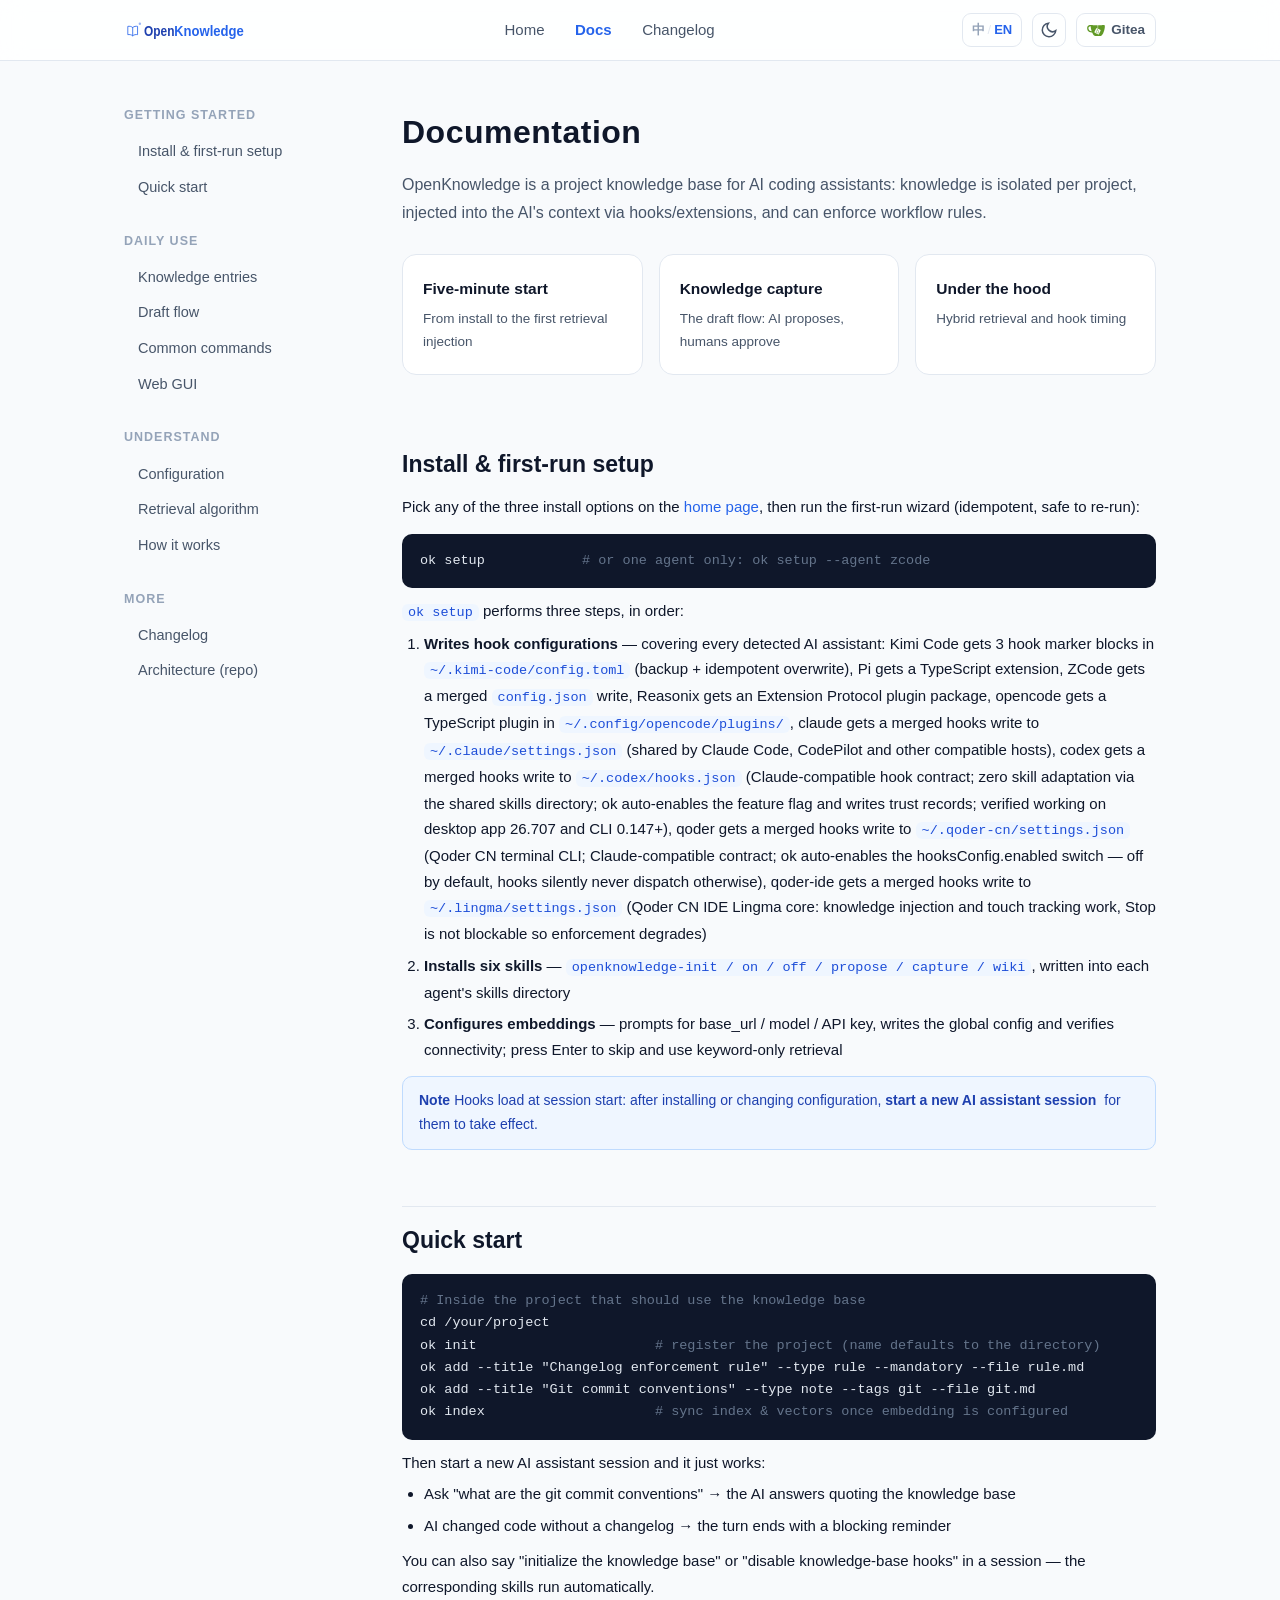
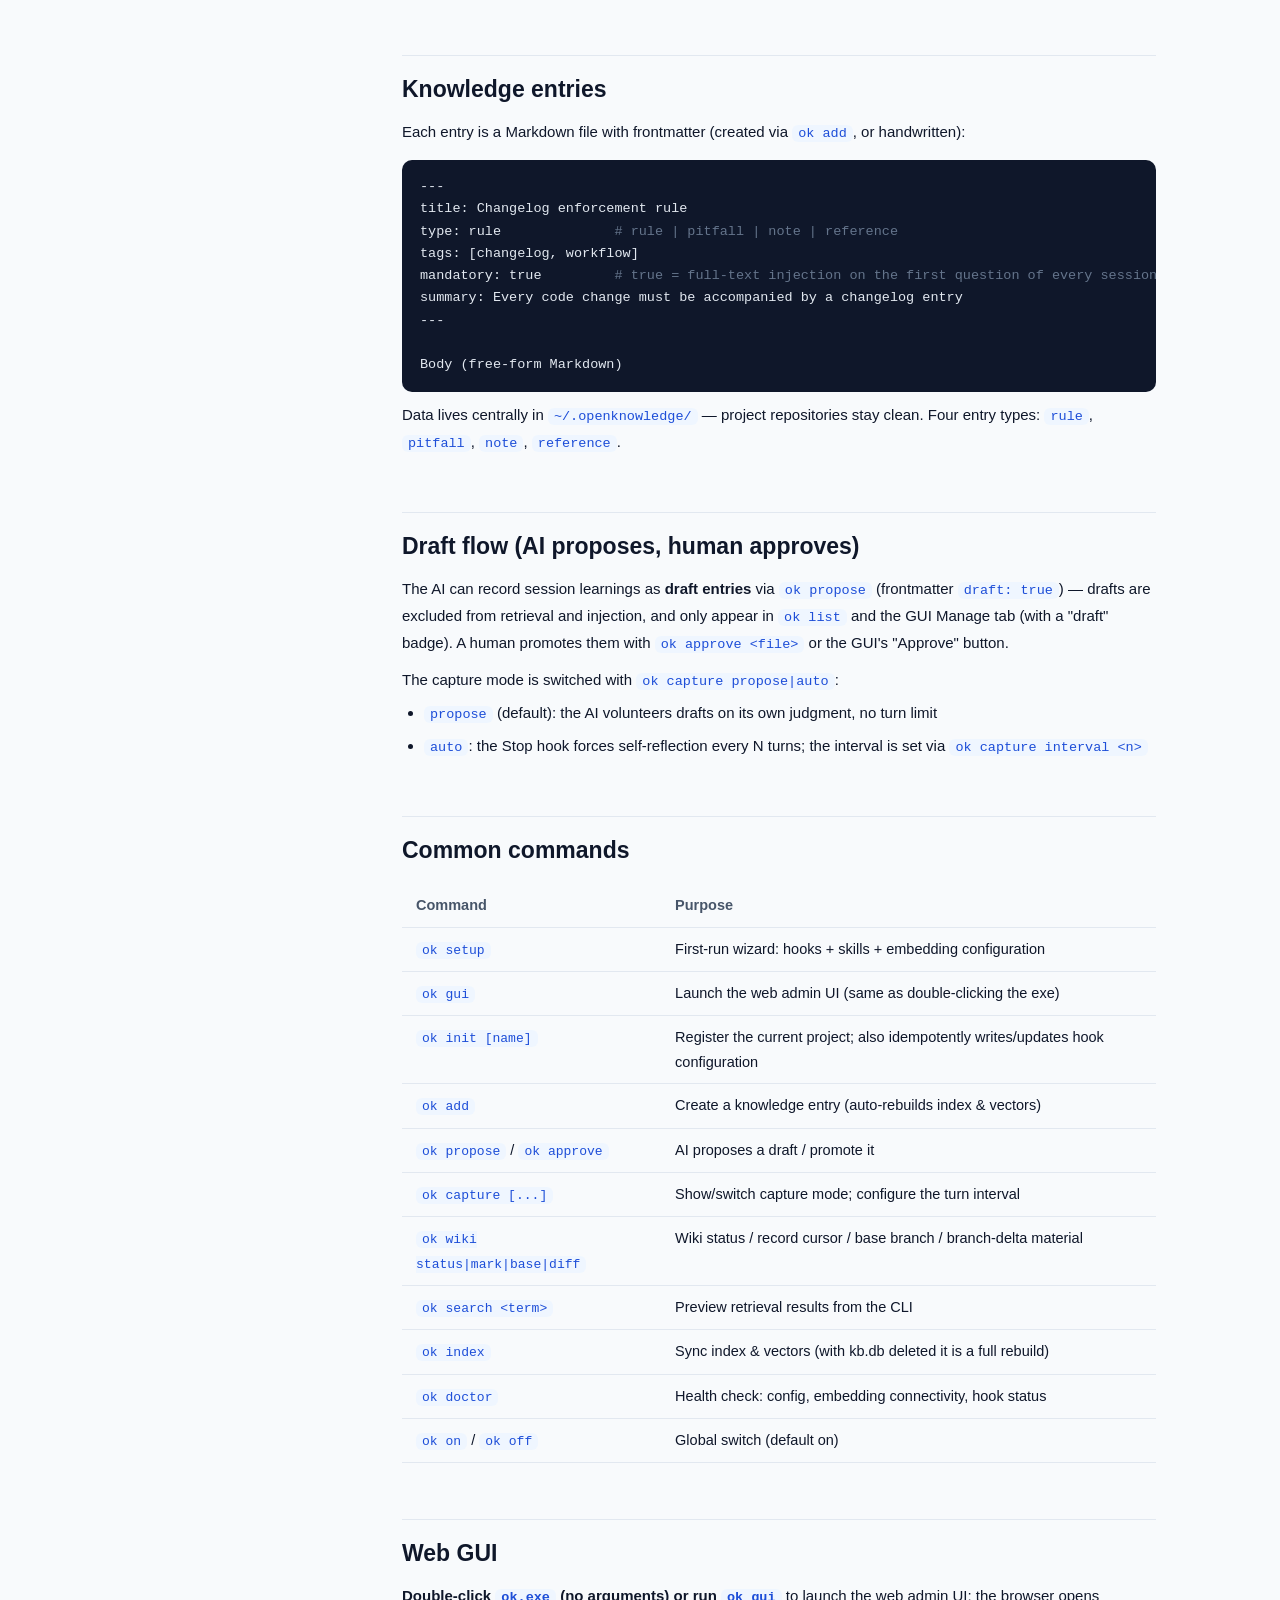
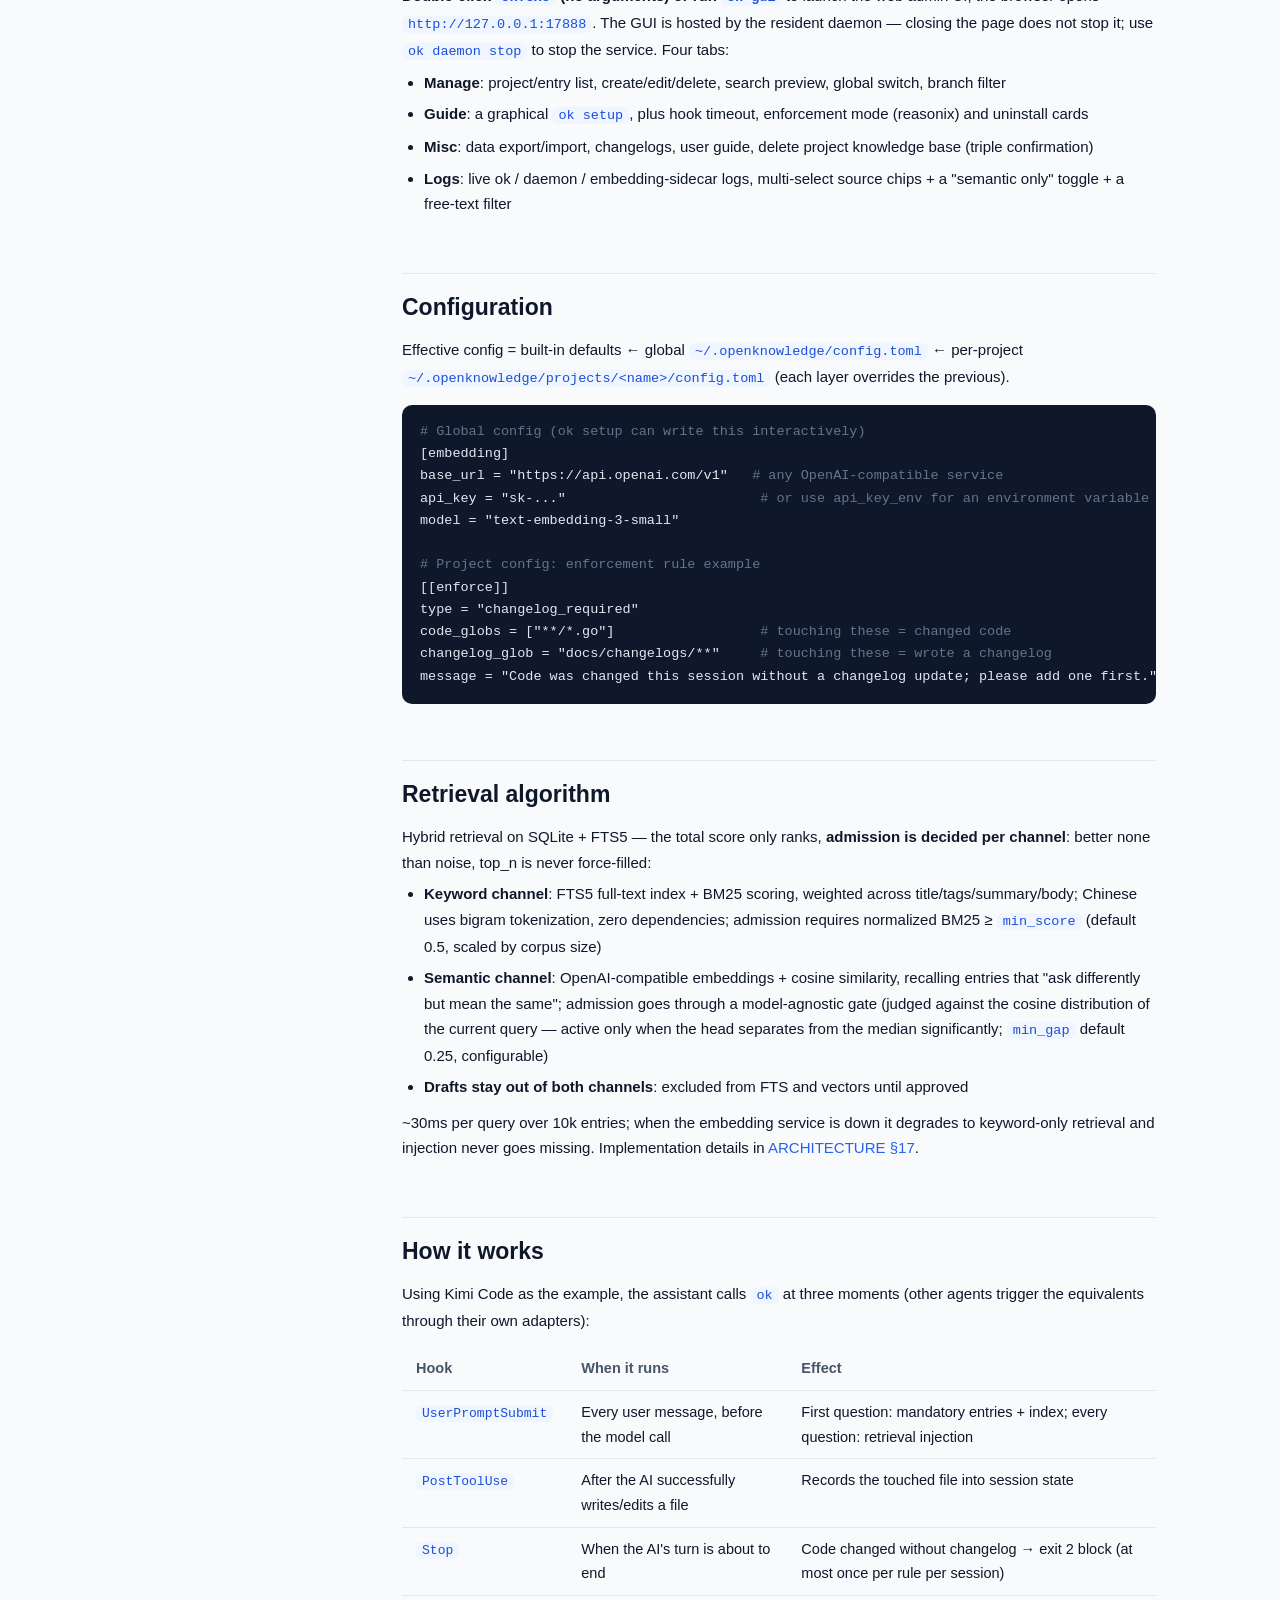
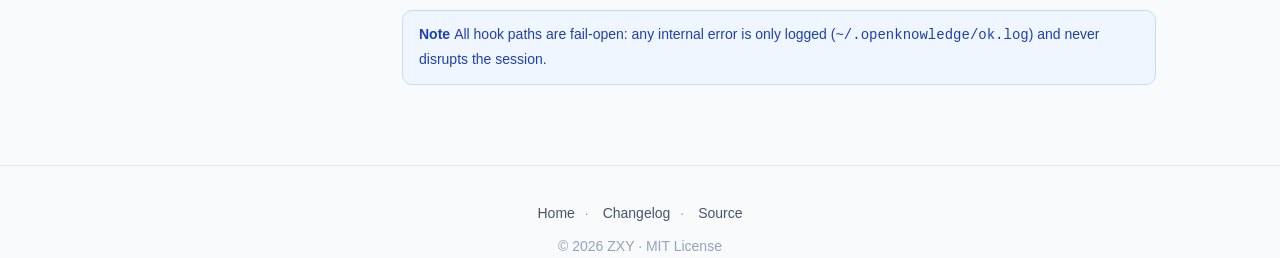
<file: site/docs.html>
<!DOCTYPE html>
<html lang="zh-CN" data-theme="light">
<head>
<meta charset="UTF-8">
<meta name="viewport" content="width=device-width, initial-scale=1.0">
<title data-i18n="meta.title.d">文档 — OpenKnowledge</title>
<meta name="description" content="OpenKnowledge 使用文档：安装引导、快速开始、知识条目、草稿流程、常用命令、配置、检索算法与工作原理。">
<script>(function(){try{var t=new URLSearchParams(location.search).get('theme')||localStorage.getItem('ok-theme');if(!t)t=matchMedia('(prefers-color-scheme: dark)').matches?'dark':'light';document.documentElement.dataset.theme=t;}catch(e){}})();</script>
<link rel="icon" type="image/svg+xml" href="assets/logo.svg">
<link rel="stylesheet" href="assets/site.css">
<style>
  /* ── 文档页布局：左侧栏 + 主内容 ── */
  .layout {
    display: grid; grid-template-columns: 230px 1fr;
    gap: 48px; max-width: 1080px; margin: 0 auto;
    padding: 44px 24px 80px;
  }

  /* 侧边栏 */
  .side { position: sticky; top: 84px; align-self: start; }
  .side .group { margin-bottom: 26px; }
  .side .group-title {
    font-size: 12.5px; font-weight: 700; color: var(--text-3);
    text-transform: uppercase; letter-spacing: 1px; margin-bottom: 8px;
  }
  .side a {
    display: block; padding: 5px 12px; margin: 1px 0;
    color: var(--text-2); text-decoration: none; font-size: 14.5px;
    border-left: 2px solid transparent; border-radius: 0 8px 8px 0;
    transition: color .15s, border-color .15s, background .15s;
  }
  .side a:hover { color: var(--primary); background: #eff6ff; }
  .side a.active { color: var(--primary); border-left-color: var(--primary); background: #eff6ff; font-weight: 600; }

  /* 主内容 */
  .doc h1 { font-size: 32px; letter-spacing: .5px; }
  .doc .lede { margin-top: 12px; color: var(--text-2); font-size: 16px; }
  .doc h2 {
    font-size: 23px; margin-top: 56px; padding-top: 14px;
    border-top: 1px solid var(--border);
  }
  .doc h2:first-of-type { border-top: none; }
  .doc h3 { font-size: 17px; margin-top: 26px; }
  .doc p, .doc li { font-size: 15px; color: var(--text); margin-top: 10px; }
  .doc ul, .doc ol { padding-left: 22px; }
  .doc li { margin-top: 6px; }
  .doc a { color: var(--primary); text-decoration: none; }
  .doc a:hover { text-decoration: underline; }

  /* 入口卡片 */
  .entry-cards { display: grid; grid-template-columns: repeat(3, 1fr); gap: 16px; margin-top: 28px; }
  .entry-card {
    background: var(--card); border: 1px solid var(--border); border-radius: var(--radius);
    padding: 20px; text-decoration: none; transition: box-shadow .2s, transform .2s;
  }
  .entry-card:hover { box-shadow: 0 8px 24px rgba(15,23,42,.08); transform: translateY(-2px); }
  .entry-card b { color: var(--text); font-size: 15.5px; }
  .entry-card p { margin-top: 6px; font-size: 13.5px; color: var(--text-2); }

  /* 提示框 */
  .note, .warn {
    margin-top: 14px; border-radius: 10px; padding: 12px 16px; font-size: 14px;
  }
  .note { background: #eff6ff; border: 1px solid #bfdbfe; color: #1e40af; }
  .warn { background: #fffbeb; border: 1px solid #fde68a; color: #92400e; }
  .note b, .warn b { margin-right: 4px; }

  /* 主内容列允许收缩，防止 pre/表格撑出页面级横向滚动 */
  .doc { min-width: 0; }

  @media (max-width: 860px) {
    .layout { grid-template-columns: 1fr; gap: 20px; }
    .side { position: static; border-bottom: 1px solid var(--border); padding-bottom: 18px; }
    .side .group { margin-bottom: 14px; }
    .entry-cards { grid-template-columns: 1fr; }
  }
  @media (max-width: 560px) {
    .doc h1 { font-size: 26px; }
    .doc h2 { font-size: 20px; margin-top: 44px; }
    .doc .lede { font-size: 15px; }
  }
</style>
</head>
<body>

<nav>
  <div class="wrap">
    <a class="brand" href="index.html"><img class="logo-light" src="assets/logo.svg" alt="OpenKnowledge"><img class="logo-dark" src="assets/logo-dark.svg" alt="OpenKnowledge"></a>
    <div class="links">
      <a href="index.html" data-i18n="nav.home">首页</a>
      <a href="docs.html" class="active" data-i18n="nav.docs">文档</a>
      <a href="changelog.html" data-i18n="nav.changelog">更新日志</a>
    </div>
    <div class="actions">
      <button class="icon-btn lang-toggle" id="langToggle" aria-label="语言 / Language">
        <span data-lang="zh" class="on">中</span><span class="sep">/</span><span data-lang="en">EN</span>
      </button>
      <button class="icon-btn" id="themeToggle" aria-label="切换主题 / Toggle theme">
        <svg class="i-moon" viewBox="0 0 24 24" fill="none" stroke="currentColor" stroke-width="2" stroke-linecap="round"><path d="M21 12.8A9 9 0 1 1 11.2 3 7 7 0 0 0 21 12.8Z"/></svg>
        <svg class="i-sun" viewBox="0 0 24 24" fill="none" stroke="currentColor" stroke-width="2" stroke-linecap="round"><circle cx="12" cy="12" r="4.5"/><path d="M12 2v2.5M12 19.5V22M2 12h2.5M19.5 12H22M4.9 4.9l1.8 1.8M17.3 17.3l1.8 1.8M19.1 4.9l-1.8 1.8M6.7 17.3l-1.8 1.8"/></svg>
      </button>
      <a class="icon-btn repo-btn" href="https://z7dream-gitea.iepose.cn/zhangxyfs/OpenKnowledge" target="_blank" rel="noopener" aria-label="源码仓库 / Repository" title="源码仓库">
        <img class="gitea-logo" src="assets/gitea.svg" alt="Gitea"><span>Gitea</span>
      </a>
    </div>
  </div>
</nav>

<div class="layout">
  <aside class="side">
    <div class="group">
      <div class="group-title" data-i18n="d.g1">开始使用</div>
      <a href="#install" data-i18n="d.g1a">安装与首次引导</a>
      <a href="#quickstart" data-i18n="d.g1b">快速开始</a>
    </div>
    <div class="group">
      <div class="group-title" data-i18n="d.g2">日常使用</div>
      <a href="#entries" data-i18n="d.g2a">知识条目</a>
      <a href="#drafts" data-i18n="d.g2b">草稿流程</a>
      <a href="#commands" data-i18n="d.g2c">常用命令</a>
      <a href="#gui">Web GUI</a>
    </div>
    <div class="group">
      <div class="group-title" data-i18n="d.g3">深入理解</div>
      <a href="#config" data-i18n="d.g3a">配置</a>
      <a href="#retrieval" data-i18n="d.g3b">检索算法</a>
      <a href="#hooks" data-i18n="d.g3c">工作原理</a>
    </div>
    <div class="group">
      <div class="group-title" data-i18n="d.g4">更多</div>
      <a href="changelog.html" data-i18n="nav.changelog">更新日志</a>
      <a href="https://z7dream-gitea.iepose.cn/zhangxyfs/OpenKnowledge/src/branch/master/docs/ARCHITECTURE.md" target="_blank" rel="noopener" data-i18n="d.g4a">架构文档（仓库）</a>
    </div>
  </aside>

  <main class="doc">
    <h1 data-i18n="d.h1">文档</h1>
    <p class="lede" data-i18n="d.lede">OpenKnowledge 是为 AI 编程助手提供的项目知识库：知识按项目隔离，通过 hooks/扩展自动注入 AI 上下文，并可强制执行工作流规则。</p>

    <div class="entry-cards">
      <a class="entry-card" href="#quickstart"><b data-i18n="d.e1b">五分钟上手</b><p data-i18n="d.e1p">从安装到第一次检索注入</p></a>
      <a class="entry-card" href="#drafts"><b data-i18n="d.e2b">经验沉淀</b><p data-i18n="d.e2p">AI 提议、人批准的草稿流程</p></a>
      <a class="entry-card" href="#retrieval"><b data-i18n="d.e3b">实现原理</b><p data-i18n="d.e3p">混合检索与 hook 时序</p></a>
    </div>

    <h2 id="install" data-i18n="d.s1h">安装与首次引导</h2>
    <p data-i18n="d.s1p">三种安装方式任选其一，详见<a href="index.html#install">首页安装区</a>。安装完成后运行首次引导（幂等，可重复执行）：</p>
    <pre data-i18n="d.s1pre"><code>ok setup            <span class="c"># 或只装某个 agent：ok setup --agent zcode</span></code></pre>
    <p><code>ok setup</code> <span data-i18n="d.s1lead">依次完成三件事：</span></p>
    <ol>
      <li data-i18n="d.s1l1"><b>写入 hooks 配置</b>——覆盖全部已检测的 AI 助手：Kimi Code 写 <code>~/.kimi-code/config.toml</code> 的 3 条 hook 标记块（自动备份、幂等覆盖），Pi 写 TypeScript 扩展，ZCode 合并写 <code>config.json</code>，Reasonix 安装 Extension Protocol 插件包，opencode 写 <code>~/.config/opencode/plugins/</code> 的 TypeScript 插件，claude 合并写 <code>~/.claude/settings.json</code> 的 hooks（Claude Code / CodePilot 等兼容宿主共用），codex 合并写 <code>~/.codex/hooks.json</code>（hook 契约兼容 Claude；技能零适配共享技能目录；ok 自动开启特性开关并写入信任记录；桌面端 26.707 与 CLI 0.147+ 均实证可用），qoder 合并写 <code>~/.qoder-cn/settings.json</code> 的 hooks（Qoder CN 终端 CLI；契约兼容 Claude，ok 自动开启 hooksConfig.enabled 开关——默认关闭时装好也静默不派发），qoder-ide 合并写 <code>~/.lingma/settings.json</code> 的 hooks（Qoder CN IDE 灵码内核：知识注入与触碰追踪可用、Stop 不可阻断致强制检查降级）</li>
      <li data-i18n="d.s1l2"><b>安装六个技能</b>——<code>openknowledge-init / on / off / propose / capture / wiki</code>，写入各 agent 的技能目录</li>
      <li data-i18n="d.s1l3"><b>配置 embedding</b>——交互询问 base_url / model / API key，写入全局配置并当场验证连通性；回车跳过则只用关键词检索</li>
    </ol>
    <div class="note" data-i18n="d.s1note"><b>注意</b>hooks 在会话启动时加载：安装或变更配置后，需要<b>新开一个 AI 助手会话</b>才会生效。</div>

    <h2 id="quickstart" data-i18n="d.s2h">快速开始</h2>
    <pre data-i18n="d.s2pre"><code><span class="c"># 在需要使用知识库的项目目录里</span>
cd /your/project
ok init                      <span class="c"># 注册项目（自动取目录名）</span>
ok add --title "变更日志强制规则" --type rule --mandatory --file rule.md
ok add --title "Git 提交规范" --type note --tags git --file git.md
ok index                     <span class="c"># 配好 embedding 后同步索引与向量</span></code></pre>
    <p data-i18n="d.s2p">然后新开 AI 助手会话即可生效：</p>
    <ul>
      <li data-i18n="d.s2l1">问「git 提交规范是什么」→ AI 直接引用知识库内容回答</li>
      <li data-i18n="d.s2l2">AI 改了代码没写变更日志 → 回合结束时被阻断提醒</li>
    </ul>
    <p data-i18n="d.s2tail">也可以在会话里直接说「初始化知识库」「关闭知识库 hooks」——对应技能会自动调用。</p>

    <h2 id="entries" data-i18n="d.s3h">知识条目</h2>
    <p data-i18n="d.s3p">每条知识是一个带 frontmatter 的 Markdown 文件（<code>ok add</code> 创建，也可手写）：</p>
    <pre data-i18n="d.s3pre"><code>---
title: 变更日志强制规则
type: rule              <span class="c"># rule | pitfall | note | reference</span>
tags: [changelog, workflow]
mandatory: true         <span class="c"># true = 每会话首次提问全文注入</span>
summary: 每次代码修改必须立即记录变更日志
---

正文（Markdown 自由格式）</code></pre>
    <p data-i18n="d.s3tail">数据集中存放在 <code>~/.openknowledge/</code>，不污染项目仓库。条目类型四种：<code>rule</code>（规则）、<code>pitfall</code>（踩坑）、<code>note</code>（笔记）、<code>reference</code>（参考）。</p>

    <h2 id="drafts" data-i18n="d.s4h">草稿流程（AI 提议，人批准）</h2>
    <p data-i18n="d.s4p">AI 可通过 <code>ok propose</code> 把会话中沉淀的经验记为<b>草稿条目</b>（frontmatter <code>draft: true</code>）——草稿不参与检索与注入，只出现在 <code>ok list</code> 和 GUI 管理页（带「草稿」徽标）。人确认后用 <code>ok approve &lt;文件&gt;</code> 或 GUI 的「采纳」按钮转正。</p>
    <p data-i18n="d.s4lead">沉淀模式用 <code>ok capture propose|auto</code> 切换：</p>
    <ul>
      <li data-i18n="d.s4l1"><code>propose</code>（默认）：AI 自主判断、主动提议，无轮次限制</li>
      <li data-i18n="d.s4l2"><code>auto</code>：Stop hook 每隔指定轮次强制 AI 自省提取经验；轮次间隔用 <code>ok capture interval &lt;n&gt;</code> 配置</li>
    </ul>

    <h2 id="commands" data-i18n="d.s5h">常用命令</h2>
    <div class="table-scroll" data-i18n="d.s5tbl">
    <table class="doc">
      <tr><th>命令</th><th>作用</th></tr>
      <tr><td><code>ok setup</code></td><td>首次引导：hooks 配置 + 技能安装 + embedding 配置</td></tr>
      <tr><td><code>ok gui</code></td><td>启动 Web 管理界面（双击 exe 无参数运行同效）</td></tr>
      <tr><td><code>ok init [名字]</code></td><td>注册当前项目，并幂等写入/更新 hooks 配置</td></tr>
      <tr><td><code>ok add</code></td><td>新建知识条目（自动重建索引与向量）</td></tr>
      <tr><td><code>ok propose</code> / <code>ok approve</code></td><td>AI 提议草稿 / 批准转正</td></tr>
      <tr><td><code>ok capture [...]</code></td><td>查看/切换沉淀模式，配置轮次间隔</td></tr>
      <tr><td><code>ok wiki status|mark|base|diff</code></td><td>wiki 状态 / 记游标 / 基准分支 / 分支差异素材</td></tr>
      <tr><td><code>ok search &lt;词&gt;</code></td><td>命令行预览检索效果</td></tr>
      <tr><td><code>ok index</code></td><td>同步索引与向量（删除 kb.db 后执行 = 全量重建）</td></tr>
      <tr><td><code>ok doctor</code></td><td>体检：配置、embedding 连通性、hooks 状态</td></tr>
      <tr><td><code>ok on</code> / <code>ok off</code></td><td>全局开关（默认开启）</td></tr>
    </table>
    </div>

    <h2 id="gui">Web GUI</h2>
    <p data-i18n="d.s6p"><b>双击 <code>ok.exe</code>（无参数运行）或执行 <code>ok gui</code></b> 启动 Web 管理界面，浏览器自动打开 <code>http://127.0.0.1:17888</code>。GUI 由常驻 daemon 托管，关闭页面不会退出进程；<code>ok daemon stop</code> 停止常驻服务。四个标签页：</p>
    <ul>
      <li data-i18n="d.s6l1"><b>管理</b>：项目/条目列表、新建/编辑/删除、检索预览、全局开关、分支过滤</li>
      <li data-i18n="d.s6l2"><b>引导</b>：图形版 <code>ok setup</code>，另有 hook 超时、强制检查方式（reasonix）与卸载卡片</li>
      <li data-i18n="d.s6l3"><b>其他</b>：数据导出/导入、更新日志、使用帮助、删除项目知识库（三重确认）</li>
      <li data-i18n="d.s6l4"><b>日志</b>：ok / 守护 / embedding 三来源实时日志，来源 chips 多选 +「仅语义」开关 + 文本过滤</li>
    </ul>

    <h2 id="config" data-i18n="d.s7h">配置</h2>
    <p data-i18n="d.s7p">生效配置 = 内置默认 ← 全局 <code>~/.openknowledge/config.toml</code> ← 项目 <code>~/.openknowledge/projects/&lt;名&gt;/config.toml</code>（逐层覆盖）。</p>
    <pre data-i18n="d.s7pre"><code><span class="c"># 全局配置（ok setup 可交互写入）</span>
[embedding]
base_url = "https://api.openai.com/v1"   <span class="c"># 任何 OpenAI 兼容服务</span>
api_key = "sk-..."                        <span class="c"># 或用 api_key_env 指向环境变量</span>
model = "text-embedding-3-small"

<span class="c"># 项目配置：强制规则示例</span>
[[enforce]]
type = "changelog_required"
code_globs = ["**/*.go"]                  <span class="c"># 改了这些 = 改了代码</span>
changelog_glob = "docs/changelogs/**"     <span class="c"># 碰了这些 = 写了日志</span>
message = "本次会话修改了代码但未更新变更日志，请先按规范补齐。"</code></pre>

    <h2 id="retrieval" data-i18n="d.s8h">检索算法</h2>
    <p data-i18n="d.s8p">SQLite + FTS5 的混合检索，总分只用于排序、<b>准入按通道独立判定</b>——宁缺毋滥、不强行凑 top_n：</p>
    <ul>
      <li data-i18n="d.s8l1"><b>关键词通道</b>：FTS5 全文索引 + BM25 打分，按 标题/标签/摘要/正文 分权重；中文用二元组分词，零依赖；准入需归一 BM25 分 ≥ <code>min_score</code>（默认 0.5，随库规模缩放）</li>
      <li data-i18n="d.s8l2"><b>语义通道</b>：OpenAI 兼容 embedding + 余弦相似度，召回「问法不同但意思相近」的条目；准入走模型无关的语义门槛（以本次查询余弦分布为参照，头部相对中位数有显著分离才启用，<code>min_gap</code> 默认 0.25 可调）</li>
      <li data-i18n="d.s8l3"><b>草稿条目不进检索通道</b>：FTS 与向量都排除，批准后自动参与</li>
    </ul>
    <p data-i18n="d.s8tail">1 万条条目下单次查询约 30ms；embedding 服务不可用时自动降级为纯关键词检索，注入永不缺席。实现细节见<a href="https://z7dream-gitea.iepose.cn/zhangxyfs/OpenKnowledge/src/branch/master/docs/ARCHITECTURE.md" target="_blank" rel="noopener">架构文档第 17 章</a>。</p>

    <h2 id="hooks" data-i18n="d.s9h">工作原理</h2>
    <p data-i18n="d.s9p">以 Kimi Code 为例，AI 助手在三个时机调用 <code>ok</code>（其他 agent 经各自适配器等价触发）：</p>
    <div class="table-scroll" data-i18n="d.s9tbl">
    <table class="doc">
      <tr><th>Hook</th><th>何时执行</th><th>作用</th></tr>
      <tr><td><code>UserPromptSubmit</code></td><td>每条用户消息、模型调用之前</td><td>首次提问注入 mandatory + 索引；每次提问检索注入</td></tr>
      <tr><td><code>PostToolUse</code></td><td>AI 用 Write/Edit 成功改完文件后</td><td>把改动文件记入会话状态</td></tr>
      <tr><td><code>Stop</code></td><td>AI 每个回合即将结束时</td><td>改了代码没写日志 → exit 2 阻断（同会话同规则只阻断一次）</td></tr>
    </table>
    </div>
    <div class="note" data-i18n="d.s9note"><b>说明</b>所有 hook 路径 fail-open：任何内部错误只记日志（<code>~/.openknowledge/ok.log</code>），绝不影响正常会话。</div>
  </main>
</div>

<footer>
  <div class="wrap">
    <div data-i18n="d.foot">
      <a href="index.html">首页</a>·
      <a href="changelog.html">更新日志</a>·
      <a href="https://z7dream-gitea.iepose.cn/zhangxyfs/OpenKnowledge" target="_blank" rel="noopener">源码仓库</a>
    </div>
    <div class="copy">© 2026 ZXY · MIT License</div>
  </div>
</footer>

<script src="assets/site.js"></script>

</body>
</html>
</file>
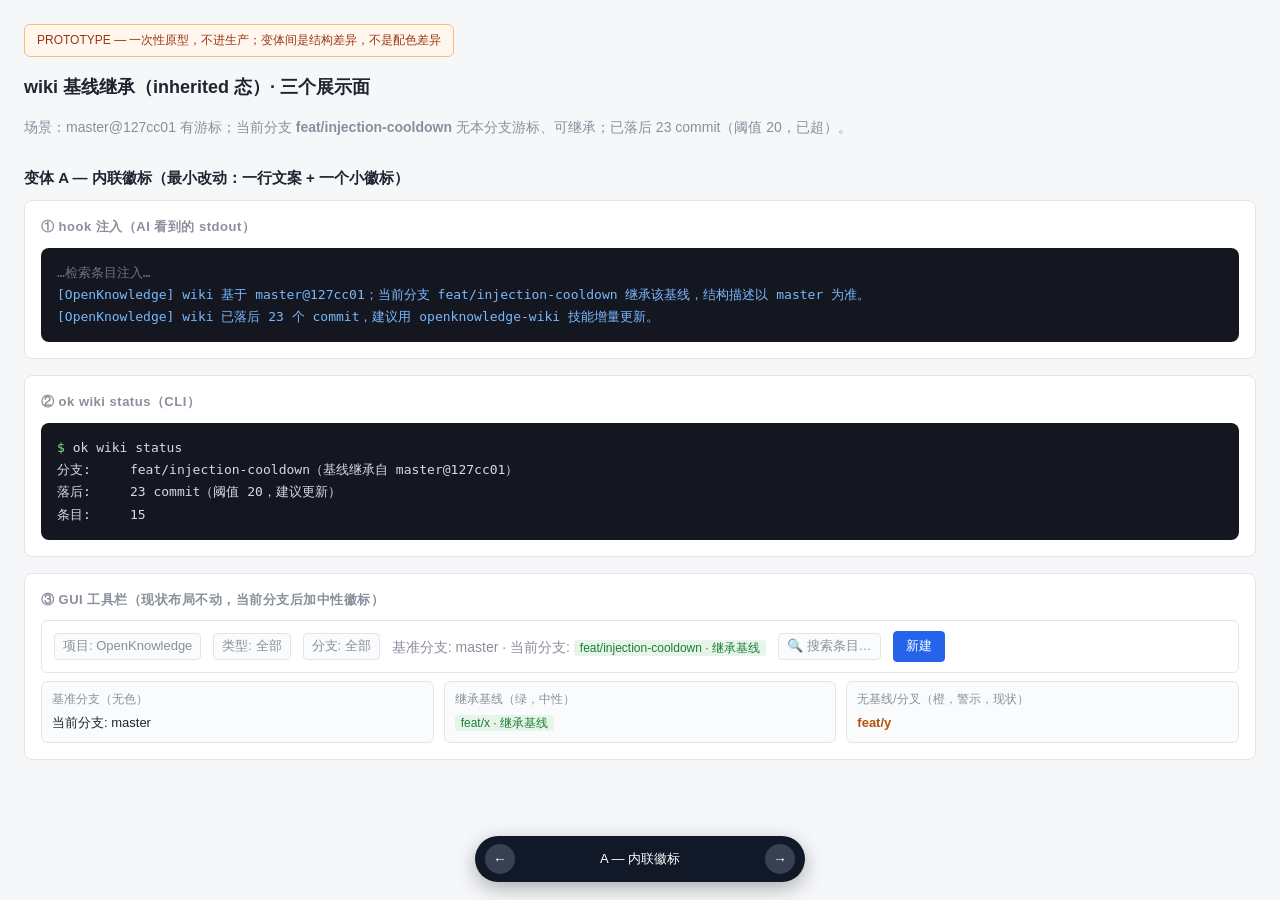
<file: web/prototype-wiki-inherited.html>
<!DOCTYPE html>
<html lang="zh-CN">
<head>
<meta charset="utf-8">
<title>PROTOTYPE · wiki 基线继承三变体</title>
<!--
  一次性原型（throwaway）：回答「inherited 态在三个面上长什么样」
  三个变体 ?variant=A|B|C，底部浮条或 ←/→ 切换。
  色板取自 web/style.css：badge-branch #e0e7ff/#3730a3、badge-born #4E5D73、branch-warn #b45309。
  场景统一为：master@127cc01 有游标，当前分支 feat/injection-cooldown 无本分支游标、可继承，已落后 23 commit（阈值 20）。
-->
<style>
  :root {
    --ink:#1f2430; --muted:#8a8f9c; --line:#e3e5ea; --bg:#f6f7f9;
    --badge-scope-bg:#e0e7ff; --badge-scope-fg:#3730a3;
    --badge-born:#4E5D73; --warn:#b45309;
    --inherit-bg:#e6f4ea; --inherit-fg:#1e7e34;
  }
  * { box-sizing:border-box; }
  body { margin:0; font:14px/1.6 -apple-system,"Segoe UI","Microsoft YaHei",sans-serif; color:var(--ink); background:var(--bg); padding:24px 24px 96px; }
  h1 { font-size:18px; margin:0 0 4px; }
  h2 { font-size:15px; margin:28px 0 10px; }
  .proto-banner { background:#fff7ed; border:1px solid #fdba74; color:#9a3412; padding:6px 12px; border-radius:6px; display:inline-block; font-size:12px; margin-bottom:16px; }
  .muted { color:var(--muted); }
  .panel { background:#fff; border:1px solid var(--line); border-radius:8px; padding:16px; margin-bottom:16px; }
  .panel h3 { margin:0 0 10px; font-size:13px; color:var(--muted); font-weight:600; letter-spacing:.5px; }

  /* 终端 */
  .term { background:#14171f; color:#d6dae4; border-radius:8px; padding:14px 16px; font:13px/1.7 "Cascadia Code",Consolas,monospace; white-space:pre-wrap; }
  .term .p { color:#7ee787; }           /* prompt 符 */
  .term .dim { color:#6b7280; }
  .term .inj { color:#79b8ff; }         /* hook 注入行 */
  .term .hl { background:#2d333f; }

  /* GUI 工具栏复刻 */
  .toolbar { display:flex; align-items:center; gap:12px; flex-wrap:wrap; border:1px solid var(--line); border-radius:6px; padding:10px 12px; background:#fff; }
  .toolbar .fake { border:1px solid var(--line); border-radius:4px; padding:2px 8px; color:var(--muted); font-size:13px; background:#fafbfc; }
  .badge-branch { background:var(--badge-scope-bg); color:var(--badge-scope-fg); border-radius:4px; padding:1px 6px; font-size:12px; white-space:nowrap; }
  .badge-born { background:var(--badge-born); color:#fff; border-radius:4px; padding:1px 6px; font-size:12px; }
  .badge-inherit { background:var(--inherit-bg); color:var(--inherit-fg); border-radius:4px; padding:1px 6px; font-size:12px; white-space:nowrap; }
  .branch-warn { color:var(--warn); font-weight:600; }
  .tip { position:relative; }
  .tip .bubble { position:absolute; bottom:130%; left:50%; transform:translateX(-50%); background:#111827; color:#fff; font-size:12px; padding:4px 10px; border-radius:4px; white-space:nowrap; }

  /* 状态卡（变体 B） */
  .wcard { border:1px solid var(--line); border-radius:8px; background:#fff; padding:14px 16px; max-width:520px; }
  .wcard .row { display:flex; justify-content:space-between; padding:4px 0; font-size:13px; }
  .wcard .row .k { color:var(--muted); }
  .wcard .act { margin-top:10px; display:flex; gap:8px; }
  .btn { border:1px solid var(--line); background:#fff; border-radius:4px; padding:4px 12px; font-size:13px; cursor:default; }
  .btn-primary { background:#2563eb; border-color:#2563eb; color:#fff; }

  .vs { display:grid; grid-template-columns:repeat(3,1fr); gap:10px; margin-top:8px; }
  .vs .cell { border:1px solid var(--line); border-radius:6px; padding:8px 10px; background:#fafbfc; font-size:13px; }
  .vs .cap { font-size:12px; color:var(--muted); margin-bottom:4px; }

  /* 浮条 */
  #switcher { position:fixed; left:50%; bottom:18px; transform:translateX(-50%); background:#111827; color:#fff; border-radius:999px; padding:8px 10px; display:flex; gap:10px; align-items:center; box-shadow:0 6px 20px rgba(0,0,0,.3); font-size:13px; z-index:99; }
  #switcher button { background:#374151; color:#fff; border:none; border-radius:999px; width:30px; height:30px; cursor:pointer; font-size:14px; }
  #switcher button:hover { background:#4b5563; }
  #switcher .lbl { min-width:230px; text-align:center; }
</style>
</head>
<body>

<div class="proto-banner">PROTOTYPE — 一次性原型，不进生产；变体间是结构差异，不是配色差异</div>
<h1>wiki 基线继承（inherited 态）· 三个展示面</h1>
<p class="muted">场景：master@127cc01 有游标；当前分支 <b>feat/injection-cooldown</b> 无本分支游标、可继承；已落后 23 commit（阈值 20，已超）。</p>

<!-- ============ 变体 A：内联徽标（最小改动） ============ -->
<section id="v-A" hidden>
  <h2>变体 A — 内联徽标（最小改动：一行文案 + 一个小徽标）</h2>

  <div class="panel">
    <h3>① hook 注入（AI 看到的 stdout）</h3>
    <div class="term"><span class="dim">…检索条目注入…</span>
<span class="inj">[OpenKnowledge] wiki 基于 master@127cc01；当前分支 feat/injection-cooldown 继承该基线，结构描述以 master 为准。</span>
<span class="inj">[OpenKnowledge] wiki 已落后 23 个 commit，建议用 openknowledge-wiki 技能增量更新。</span></div>
  </div>

  <div class="panel">
    <h3>② ok wiki status（CLI）</h3>
    <div class="term"><span class="p">$</span> ok wiki status
分支:     feat/injection-cooldown（基线继承自 master@127cc01）
落后:     23 commit（阈值 20，建议更新）
条目:     15</div>
  </div>

  <div class="panel">
    <h3>③ GUI 工具栏（现状布局不动，当前分支后加中性徽标）</h3>
    <div class="toolbar">
      <span class="fake">项目: OpenKnowledge</span>
      <span class="fake">类型: 全部</span>
      <span class="fake">分支: 全部</span>
      <span class="muted">基准分支: master · 当前分支: <span class="badge-inherit">feat/injection-cooldown · 继承基线</span></span>
      <span class="fake">🔍 搜索条目…</span>
      <span class="btn btn-primary">新建</span>
    </div>
    <div class="vs">
      <div class="cell"><div class="cap">基准分支（无色）</div>当前分支: master</div>
      <div class="cell"><div class="cap">继承基线（绿，中性）</div><span class="badge-inherit">feat/x · 继承基线</span></div>
      <div class="cell"><div class="cap">无基线/分叉（橙，警示，现状）</div><span class="branch-warn">feat/y</span></div>
    </div>
  </div>
</section>

<!-- ============ 变体 B：状态卡（信息层级 + 动作入口） ============ -->
<section id="v-B" hidden>
  <h2>变体 B — 状态卡（分支上下文升级为卡片，带「更新 wiki」动作）</h2>

  <div class="panel">
    <h3>① hook 注入（带 behind 数字，一行说完）</h3>
    <div class="term"><span class="dim">…检索条目注入…</span>
<span class="inj">[OpenKnowledge] wiki 基于 master@127cc01（当前分支 feat/injection-cooldown 继承，落后 23 commit），结构描述以 master 为准，建议更新。</span></div>
  </div>

  <div class="panel">
    <h3>② ok wiki status（键值块，继承来源单列）</h3>
    <div class="term"><span class="p">$</span> ok wiki status
基准分支: master
当前分支: feat/injection-cooldown
基线:     继承自 master@127cc01（2026-08-12 生成，15 条目）
落后:     23 commit（阈值 20）→ 建议在本分支运行 /openknowledge-wiki</div>
  </div>

  <div class="panel">
    <h3>③ GUI（工具栏只留一行摘要，点击/常驻展开为状态卡）</h3>
    <div class="toolbar">
      <span class="fake">项目: OpenKnowledge</span>
      <span class="muted">基准分支: master · 当前分支: <b>feat/injection-cooldown</b> <span class="badge-inherit">wiki 落后 23</span></span>
    </div>
    <div style="height:10px"></div>
    <div class="wcard">
      <div class="row"><span class="k">基准分支</span><span>master</span></div>
      <div class="row"><span class="k">当前分支</span><span>feat/injection-cooldown</span></div>
      <div class="row"><span class="k">基线</span><span>继承自 master@127cc01</span></div>
      <div class="row"><span class="k">wiki 生成于</span><span>2026-08-12 · 15 条目</span></div>
      <div class="row"><span class="k">落后</span><span class="branch-warn">23 commit（阈值 20）</span></div>
      <div class="act"><span class="btn btn-primary">在本分支更新 wiki</span><span class="btn">查看分支差异</span></div>
    </div>
  </div>
</section>

<!-- ============ 变体 C：静默派（未落后零存在感） ============ -->
<section id="v-C" hidden>
  <h2>变体 C — 静默派（继承无存在感，只有落后才说话）</h2>

  <div class="panel">
    <h3>① hook 注入（未超阈值：完全无行；超阈值：只出 stale 行，不提继承）</h3>
    <div class="term"><span class="dim"># behind=3（未超阈值 20）时：注入里一行都没有，与基准分支体验一致</span>
<span class="dim"># behind=23（超阈值）时：</span>
<span class="inj">[OpenKnowledge] wiki 已落后 23 个 commit，建议用 openknowledge-wiki 技能增量更新。</span></div>
  </div>

  <div class="panel">
    <h3>② ok wiki status（与 ok 态完全同构，只看数字不说话）</h3>
    <div class="term"><span class="p">$</span> ok wiki status
分支:     feat/injection-cooldown
落后:     23 commit（阈值 20，建议更新）
条目:     15</div>
  </div>

  <div class="panel">
    <h3>③ GUI 工具栏（无徽标，hover 才出 tooltip）</h3>
    <div class="toolbar">
      <span class="fake">项目: OpenKnowledge</span>
      <span class="fake">分支: 全部</span>
      <span class="muted">基准分支: master · 当前分支: <span class="tip">feat/injection-cooldown<span class="bubble">wiki 基线继承自 master@127cc01 · 落后 23 commit</span></span></span>
    </div>
    <p class="muted" style="font-size:12px;margin:8px 0 0">（上图 tooltip 为演示常显，实际仅 hover 出现；无基线/分叉仍用 <span class="branch-warn">橙色警示</span>）</p>
  </div>
</section>

<div id="switcher">
  <button id="prev" title="上一变体（←）">←</button>
  <span class="lbl" id="lbl"></span>
  <button id="next" title="下一变体（→）">→</button>
</div>

<script>
  var VARIANTS = { A: "A — 内联徽标", B: "B — 状态卡 + 动作", C: "C — 静默派" };
  var order = ["A", "B", "C"];
  function cur() {
    var v = new URLSearchParams(location.search).get("variant") || "A";
    return VARIANTS[v] ? v : "A";
  }
  function show(v) {
    order.forEach(function (k) { document.getElementById("v-" + k).hidden = k !== v; });
    document.getElementById("lbl").textContent = VARIANTS[v];
  }
  function go(v) {
    var p = new URLSearchParams(location.search); p.set("variant", v);
    history.replaceState(null, "", "?" + p.toString());
    show(v);
  }
  function step(d) {
    var i = (order.indexOf(cur()) + d + order.length) % order.length;
    go(order[i]);
  }
  document.getElementById("prev").onclick = function () { step(-1); };
  document.getElementById("next").onclick = function () { step(1); };
  document.addEventListener("keydown", function (e) {
    var t = e.target;
    if (t && (t.tagName === "INPUT" || t.tagName === "TEXTAREA" || t.isContentEditable)) return;
    if (e.key === "ArrowLeft") step(-1);
    if (e.key === "ArrowRight") step(1);
  });
  show(cur());
</script>
</body>
</html>
</file>
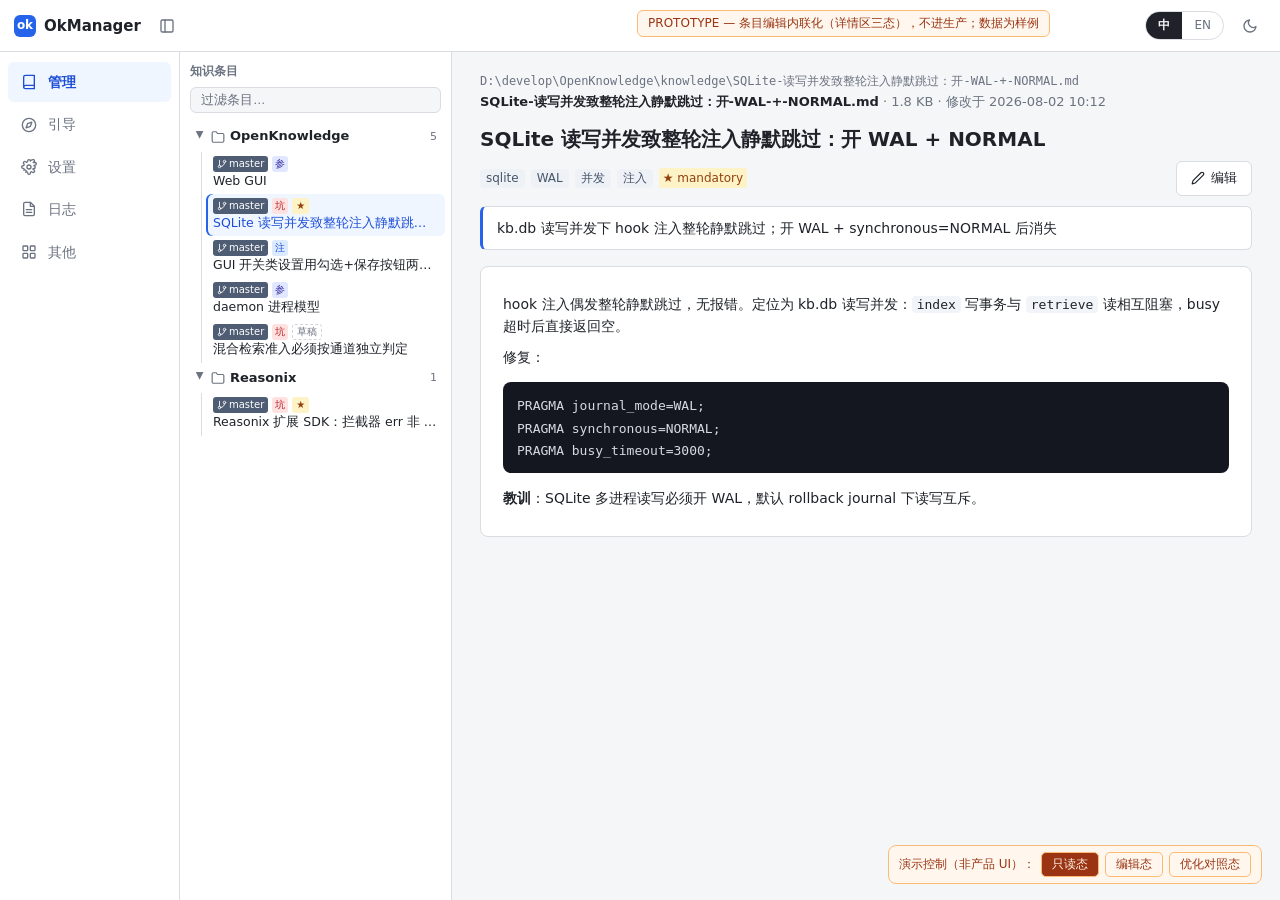
<file: docs/prototypes/prototype-edit-inline.html>
<!DOCTYPE html>
<html lang="zh-CN">
<head>
<meta charset="utf-8">
<title>PROTOTYPE · 条目编辑内联化（详情区三态）</title>
<!--
  一次性原型（throwaway）：管理页条目「编辑弹窗 → 详情区内联编辑」改版稿。
  背景：v2 管理页的条目编辑沿用 640px 弹窗（见 web/app.js editModal_open），正文只有 10 行 textarea，太小。
  本稿：点「编辑」后右侧详情区直接进入编辑模式，三态切换——
    只读态（read）：照抄 prototype-manager-v2.html 的 renderDetail 文档流（d-path/d-filemeta/d-title/d-attrs/d-summary/d-body），
                    d-attrs 行右端放「编辑」按钮；
    编辑态（edit）：顶部操作行 = 取消 / 保存 / ✨优化（保存成功后三按钮随编辑态一起消失，回到只读详情）；
                    字段排布 = 标题整行 → 类型/tags/mandatory 收进一行 → 摘要整行 → 正文 textarea 撑满剩余高度（主要诉求）；
    优化对照态（cmp）：✨优化后进入——小字段（标题/tags/摘要）在上做 old→new 紧凑对照（可逐字段回填），
                    正文区左右分栏对照（原内容 | 优化后），顶部「全部接受并回填 / 放弃」；
                    接受/放弃都回到编辑态（回填只改表单，点「保存」才落盘——沿用生产语义 web/app.js openCmpModal）。
  DOM 结构/类名照抄 prototype-manager-v2.html 管理页（topbar/side/tree/detail/badge/md/btn/pinput），
  cmp-* 配色照抄 web/style.css 对照预览弹窗；树为简化静态假数据。
  右下角「演示控制」条为原型专用（非产品 UI），直接切三态；也支持 #edit / #cmp 锚点。
-->
<style>
  :root {
    --bg:#f5f6f8; --fg:#1f2329; --muted:#6b7280; --border:#d9dce1;
    --card:#ffffff; --primary:#2563eb; --sel-bg:#eff6ff; --sel-fg:#1d4ed8;
    --hover:#f3f4f6; --menu-bg:#ffffff; --code-bg:#f1f5f9; --pre-bg:#14171f; --pre-fg:#d6dae4;
    --born-bg:#4E5D73; --born-fg:#fff;
    --pitfall-bg:#fee2e2; --pitfall-fg:#b91c1c;
    --note-bg:#dbeafe; --note-fg:#1d4ed8;
    --rule-bg:#ede9fe; --rule-fg:#6d28d9;
    --ref-bg:#e0e7ff; --ref-fg:#3730a3;
    --mand-bg:#fef3c7; --mand-fg:#92400e;
    --draft-fg:#6b7280; --draft-bd:#d1d5db;
    --tag-bg:#eef2f7; --tag-fg:#475569;
    --ok:#16a34a; --ok-bg:#dcfce7;
  }
  [data-theme="dark"] {
    --bg:#14171f; --fg:#d6dae4; --muted:#8a8f9c; --border:#262c38;
    --card:#1a1f2a; --primary:#79b8ff; --sel-bg:#24304a; --sel-fg:#79b8ff;
    --hover:#1f2430; --menu-bg:#0f1218; --code-bg:#0f1218; --pre-bg:#0f1218; --pre-fg:#d6dae4;
    --born-bg:#4E5D73; --born-fg:#fff;
    --pitfall-bg:#3f1d1d; --pitfall-fg:#f87171;
    --note-bg:#1e2a45; --note-fg:#79b8ff;
    --rule-bg:#2a2340; --rule-fg:#c4b5fd;
    --ref-bg:#232a45; --ref-fg:#a5b4fc;
    --mand-bg:#3a2f14; --mand-fg:#fbbf24;
    --draft-fg:#8a8f9c; --draft-bd:#3a4150;
    --tag-bg:#232a38; --tag-fg:#aab2c0;
    --ok:#4ade80; --ok-bg:#14301e;
  }
  * { box-sizing:border-box; }
  html,body { height:100%; }
  body { margin:0; font:14px/1.6 system-ui,-apple-system,"Segoe UI","Microsoft YaHei",sans-serif;
         background:var(--bg); color:var(--fg); transition:background .15s,color .15s; }
  button { font:inherit; color:inherit; }

  .proto-banner { position:fixed; top:10px; right:230px; z-index:99; background:#fff7ed; border:1px solid #fdba74; color:#9a3412; padding:3px 10px; border-radius:6px; font-size:12px; }
  [data-theme="dark"] .proto-banner { background:#3a2a14; }
  /* 演示控制条：原型专用，直接切详情区三态（非产品 UI） */
  .demo-bar { position:fixed; right:18px; bottom:16px; z-index:99; background:#fff7ed; border:1px solid #fdba74;
              color:#9a3412; border-radius:8px; padding:6px 10px; display:flex; align-items:center; gap:6px; font-size:12px; }
  [data-theme="dark"] .demo-bar { background:#3a2a14; }
  .demo-bar button { border:1px solid #fdba74; background:none; color:inherit; border-radius:5px; padding:2px 10px; cursor:pointer; font-size:12px; }
  .demo-bar button.on { background:#9a3412; color:#fff7ed; }

  /* ---------- 顶栏（照抄 v2） ---------- */
  .topbar { display:flex; align-items:center; gap:10px; height:52px; padding:0 14px;
            background:var(--card); border-bottom:1px solid var(--border); }
  .collapse-btn { width:32px; height:32px; border:none; background:none; border-radius:6px;
                  cursor:pointer; color:var(--muted); display:flex; align-items:center; justify-content:center; }
  .collapse-btn:hover { background:var(--hover); color:var(--fg); }
  .brand { font-weight:700; font-size:15px; display:flex; align-items:center; gap:8px; }
  .brand .logo { width:22px; height:22px; border-radius:6px; background:var(--primary); color:#fff;
                 display:flex; align-items:center; justify-content:center; font-size:12px; }
  .lang-seg { display:flex; border:1px solid var(--border); border-radius:999px; overflow:hidden; margin-left:auto; }
  .lang-seg button { border:none; background:none; padding:4px 12px; cursor:pointer; font-size:12px; color:var(--muted); }
  .lang-seg button.on { background:var(--fg); color:var(--bg); font-weight:600; }
  .theme-btn { width:32px; height:32px; border:none; background:none; border-radius:999px;
               cursor:pointer; color:var(--muted); display:flex; align-items:center; justify-content:center; }
  .theme-btn:hover { background:var(--hover); color:var(--fg); }

  /* ---------- 主体 / 侧栏（照抄 v2） ---------- */
  .main { display:flex; height:calc(100vh - 52px); }
  .side { width:180px; background:var(--menu-bg); border-right:1px solid var(--border);
          padding:10px 8px; display:flex; flex-direction:column; gap:2px;
          transition:width .15s; overflow:hidden; flex:none; }
  .side.collapsed { width:52px; padding:10px 4px; }
  .mi { display:flex; align-items:center; gap:10px; padding:9px 12px; border:none; background:none;
        border-radius:6px; color:var(--muted); cursor:pointer; text-align:left; width:100%; white-space:nowrap; }
  .mi:hover { background:var(--hover); color:var(--fg); }
  .mi.active { background:var(--sel-bg); color:var(--sel-fg); font-weight:600; }
  .mi .ico { width:18px; flex:none; display:flex; align-items:center; justify-content:center; }
  .mi .tip { display:none; }
  .side.collapsed .mi { padding:9px 0; justify-content:center; position:relative; }
  .side.collapsed .mi .txt { display:none; }
  .side.collapsed .mi .tip { position:fixed; margin-left:46px; margin-top:-30px; background:#111827; color:#fff;
                             font-size:12px; padding:3px 10px; border-radius:4px; white-space:nowrap; z-index:50; }
  .side.collapsed .mi:hover .tip { display:block; }

  /* 树（照抄 v2：过滤框 + 紧凑叶节点） */
  .tree { width:272px; background:var(--card); border-right:1px solid var(--border);
          display:flex; flex-direction:column; flex:none; }
  .tree-head { padding:10px 10px 6px; display:flex; gap:6px; align-items:center; }
  .tree-head .caption { font-size:12px; font-weight:600; color:var(--muted); margin-right:auto; }
  .search { margin:0 10px 8px; padding:5px 10px; border:1px solid var(--border); border-radius:6px;
            width:calc(100% - 20px); background:var(--bg); color:var(--fg); font-size:12.5px; }
  .search::placeholder { color:var(--muted); }
  .tree-scroll { overflow-y:auto; flex:1; padding:0 6px 10px; }
  .tn-proj { display:flex; align-items:center; gap:5px; width:100%; border:none; background:none;
             padding:5px 8px; border-radius:6px; cursor:pointer; font-weight:600; text-align:left; font-size:13px; }
  .tn-proj:hover { background:var(--hover); }
  .tn-proj .caret { width:12px; color:var(--muted); transition:transform .12s; flex:none; font-size:10px; }
  .tn-proj.open .caret { transform:rotate(90deg); }
  .tn-proj .folder { color:var(--muted); display:flex; flex:none; }
  .tn-proj .cnt { margin-left:auto; color:var(--muted); font-size:11px; font-weight:400; }
  .tn-kids { margin-left:15px; border-left:1px solid var(--border); padding-left:4px; }
  .leaf { display:block; width:100%; border:none; background:none; text-align:left;
          padding:4px 7px; border-radius:6px; cursor:pointer; }
  .leaf:hover { background:var(--hover); }
  .leaf.sel { background:var(--sel-bg); box-shadow:inset 2px 0 0 var(--primary); }
  .leaf .l1 { display:flex; gap:4px; align-items:center; }
  .leaf .t2 { display:block; font-size:12.5px; line-height:1.45; color:var(--fg); overflow:hidden; text-overflow:ellipsis;
              white-space:nowrap; }
  .leaf.sel .t2 { color:var(--sel-fg); }

  /* 详情（照抄 v2 文档流） */
  .detail { flex:1; overflow-y:auto; padding:20px 28px 60px; }
  .d-path { font:12px/1.5 "Cascadia Code",Consolas,monospace; color:var(--muted); word-break:break-all; }
  .d-filemeta { color:var(--muted); font-size:13px; margin-top:2px; }
  .d-filemeta b { color:var(--fg); font-weight:600; }
  .d-title { font-size:20px; margin:10px 0 6px; }
  .d-attrs { display:flex; gap:6px; flex-wrap:wrap; align-items:center; margin-bottom:10px; }
  .d-summary { background:var(--card); border:1px solid var(--border); border-left:3px solid var(--primary);
               border-radius:6px; padding:10px 14px; margin-bottom:16px; }
  .d-body { background:var(--card); border:1px solid var(--border); border-radius:8px; padding:18px 22px; }

  /* 徽标（照抄 v2） */
  .badge-born { background:var(--born-bg); color:var(--born-fg); border-radius:3px; padding:0 4px;
                font-size:10px; line-height:16px; white-space:nowrap; display:inline-flex; align-items:center; gap:2px; }
  .badge-type { border-radius:3px; padding:0 4px; display:inline-flex; align-items:center; justify-content:center;
                font-size:10px; line-height:16px; white-space:nowrap; flex:none; }
  .leaf .badge-type { width:16px; height:16px; padding:0; }
  .t-pitfall   { background:var(--pitfall-bg); color:var(--pitfall-fg); }
  .t-note      { background:var(--note-bg); color:var(--note-fg); }
  .t-rule      { background:var(--rule-bg); color:var(--rule-fg); }
  .t-reference { background:var(--ref-bg); color:var(--ref-fg); }
  .badge-mand  { background:var(--mand-bg); color:var(--mand-fg); border-radius:3px; padding:0 4px; font-size:10px; line-height:16px; }
  .badge-draft { background:none; color:var(--draft-fg); border:1px dashed var(--draft-bd); border-radius:3px; padding:0 4px; font-size:10px; line-height:14px; }
  .tag { background:var(--tag-bg); color:var(--tag-fg); border-radius:4px; padding:0 6px; font-size:12px; }
  .d-attrs .badge-type, .d-attrs .badge-born, .d-attrs .badge-mand, .d-attrs .badge-draft { font-size:12px; line-height:20px; }
  .d-attrs .badge-type { width:auto; height:auto; padding:0 6px; }

  /* markdown 正文（照抄 v2） */
  .md h1 { font-size:18px; margin:18px 0 8px; }
  .md h2 { font-size:16px; margin:16px 0 6px; }
  .md h3 { font-size:14px; margin:14px 0 6px; }
  .md p { margin:8px 0; }
  .md code { background:var(--code-bg); border-radius:4px; padding:1px 5px; font:13px "Cascadia Code",Consolas,monospace; }
  .md pre { background:var(--pre-bg); color:var(--pre-fg); border-radius:8px; padding:12px 14px; overflow-x:auto; }
  .md pre code { background:none; color:inherit; padding:0; }
  .md ul,.md ol { margin:8px 0; padding-left:24px; }

  .placeholder { flex:1; display:flex; align-items:center; justify-content:center; color:var(--muted); font-size:15px; }

  /* 按钮 / 输入控件（照抄 v2） */
  .btn { padding:6px 14px; border:1px solid var(--border); border-radius:6px; background:var(--card);
         font-size:13px; cursor:pointer; display:inline-flex; align-items:center; gap:6px; }
  .btn:hover:not(:disabled) { border-color:var(--primary); color:var(--primary); }
  .btn:disabled { opacity:.5; cursor:not-allowed; border-color:var(--border); color:var(--muted); }
  .btn-primary:disabled { background:var(--hover); border-color:var(--border); color:var(--muted); opacity:1; filter:none; }
  .btn-primary { background:var(--primary); border-color:var(--primary); color:#fff; }
  .btn-primary:hover:not(:disabled) { color:#fff; filter:brightness(1.08); }
  .pinput, .pselect { padding:5px 10px; border:1px solid var(--border); border-radius:6px; background:var(--bg); color:var(--fg); font-size:13px; }
  .pinput:focus, .pselect:focus { outline:none; border-color:var(--primary); }
  .radio { accent-color:var(--primary); }
  .fb2 { font-size:12px; color:var(--ok); }

  /* ================================================================
     编辑态（本稿新增）：详情区变等高 flex 列——顶部操作行 + 字段组 + 正文撑满
     ================================================================ */
  .detail.editing { display:flex; flex-direction:column; overflow:hidden; padding-bottom:20px; }
  .editbar { display:flex; align-items:center; gap:8px; margin:8px 0 14px; flex:none; }
  .editbar .eb-title { font-size:14px; font-weight:600; display:flex; align-items:center; gap:8px; }
  .editbar .eb-sub { color:var(--muted); font-size:12px; font-weight:400; }
  .editbar .eb-acts { margin-left:auto; display:flex; align-items:center; gap:8px; }
  /* 字段组：小标签在上、控件在下；标签不吃固定宽，纵向排布给正文让位 */
  .ef { margin-bottom:10px; flex:none; }
  .ef-label { font-size:12px; color:var(--muted); font-weight:600; margin-bottom:4px; }
  .ef .pinput { width:100%; }
  /* 元信息行：类型/tags/mandatory 三个小控件收进一行，tags 弹性占满 */
  .ef-meta { display:flex; gap:14px; align-items:flex-end; flex-wrap:wrap; }
  .ef-meta .ef { margin-bottom:0; }
  .ef-meta .ef-tags { flex:1; min-width:220px; }
  .ef-mand { display:flex; align-items:center; gap:6px; padding-bottom:6px; font-size:13px; cursor:pointer; }
  /* 正文：分组占满剩余高度（主要诉求），textarea 不允许拖拽变形 */
  .ef-grow { flex:1; display:flex; flex-direction:column; min-height:0; margin-bottom:0; }
  .ef-grow .ef-label { display:flex; align-items:center; gap:8px; }
  .ef-grow .ef-label .hint { font-weight:400; }
  textarea.ef-body { flex:1; min-height:0; resize:none; font:13px/1.7 Consolas,"Cascadia Code",monospace; }

  /* ================================================================
     优化对照态（本稿新增）：小字段紧凑 old→new 对照 + 正文左右分栏。
     cmp-* 配色照抄 web/style.css 对照预览弹窗（old=灰底 / new=绿底）。
     ================================================================ */
  .detail.compare { display:flex; flex-direction:column; overflow:hidden; padding-bottom:20px; }
  .cmp-basis { font-size:12px; font-weight:400; color:var(--muted); }
  .cmp-note { font-size:12px; color:var(--muted); }
  .cmp-fill { font-size:12px; padding:1px 10px; }
  .cmp-tag { display:inline-block; font-size:11px; border-radius:4px; padding:0 6px; }
  .cmp-tag.old { background:var(--border); color:var(--muted); }
  .cmp-tag.new { background:var(--ok); color:#fff; }
  /* 小字段对照：一行一个，old（删除线灰）→ new（绿），右端单字段回填 */
  .cmp-meta { flex:none; border:1px solid var(--border); border-radius:8px; background:var(--card);
              padding:8px 14px; margin-bottom:12px; }
  .cmp-mrow { display:flex; align-items:baseline; gap:10px; padding:4px 0; font-size:12.5px; }
  .cmp-mrow + .cmp-mrow { border-top:1px dashed var(--border); }
  .cmp-mrow .k { color:var(--muted); flex:none; font-weight:600; font-size:12px; white-space:nowrap; }
  .cmp-mrow .old { color:var(--muted); text-decoration:line-through; overflow:hidden; text-overflow:ellipsis; white-space:nowrap; max-width:34%; }
  .cmp-mrow .arrow { color:var(--muted); flex:none; }
  .cmp-mrow .new { color:var(--fg); overflow:hidden; text-overflow:ellipsis; white-space:nowrap; flex:1; min-width:0; }
  .cmp-mrow .cmp-fill { margin-left:auto; flex:none; }
  /* 正文分栏：两栏等高、各自滚动 */
  .cmp-split { flex:1; display:flex; gap:12px; min-height:0; }
  .cmp-pane { flex:1; display:flex; flex-direction:column; min-width:0; background:var(--card);
              border:1px solid var(--border); border-radius:8px; overflow:hidden; }
  .cmp-pane.new { border-color:var(--ok); }
  .cmp-pane-head { padding:6px 12px; border-bottom:1px solid var(--border); font-size:12px; font-weight:600;
                   display:flex; align-items:center; gap:8px; flex:none; }
  .cmp-pane-head .cmp-fill { margin-left:auto; }
  .cmp-pane-body { flex:1; overflow-y:auto; padding:12px 16px; font:13px/1.7 Consolas,"Cascadia Code",monospace;
                   white-space:pre-wrap; word-break:break-word; }
  .cmp-pane.old .cmp-pane-body { color:var(--muted); background:var(--hover); }
</style>
</head>
<body>

<div class="proto-banner">PROTOTYPE — 条目编辑内联化（详情区三态），不进生产；数据为样例</div>
<div id="app"></div>

<script>
"use strict";
/* ================= 样例数据（OpenKnowledge 真实条目节选，树简化） ================= */
const PROJECTS = [
  { name:"OpenKnowledge", root:"D:\\develop\\OpenKnowledge", entries:[
    { file:"knowledge/Web-GUI.md", title:"Web GUI", type:"reference", born:"master",
      tags:["wiki","gui"], mandatory:false, draft:false,
      size:"4.6 KB", mtime:"2026-08-17 21:34",
      summary:"四标签 SPA：管理/引导/其他/日志；v2.18.2 管理页归档入口；v2.9.0 删除项目知识库",
      body:"单页 SPA（`web/index.html` + `web/app.js` + `web/style.css`），四个标签页：管理、引导、其他、日志。" },
    { file:"knowledge/SQLite-读写并发致整轮注入静默跳过：开-WAL-+-NORMAL.md", title:"SQLite 读写并发致整轮注入静默跳过：开 WAL + NORMAL", type:"pitfall", born:"master",
      tags:["sqlite","WAL","并发","注入"], mandatory:true, draft:false,
      size:"1.8 KB", mtime:"2026-08-02 10:12",
      summary:"kb.db 读写并发下 hook 注入整轮静默跳过；开 WAL + synchronous=NORMAL 后消失",
      body:"hook 注入偶发整轮静默跳过，无报错。定位为 kb.db 读写并发：`index` 写事务与 `retrieve` 读相互阻塞，busy 超时后直接返回空。\n\n修复：\n\n```\nPRAGMA journal_mode=WAL;\nPRAGMA synchronous=NORMAL;\nPRAGMA busy_timeout=3000;\n```\n\n**教训**：SQLite 多进程读写必须开 WAL，默认 rollback journal 下读写互斥。" },
    { file:"knowledge/GUI-开关类设置用勾选+保存按钮两段式，不用-change-即存.md", title:"GUI 开关类设置用勾选+保存按钮两段式，不用 change 即存", type:"note", born:"master",
      tags:["gui","交互约定"], mandatory:false, draft:false,
      size:"0.9 KB", mtime:"2026-07-30 15:02",
      summary:"引导页开关统一勾选+保存按钮两段式（首例泛化门控），即存模式误触无反悔",
      body:"引导页的开关类设置统一为**勾选 + 保存按钮**两段式，不用 change 即存。首例：泛化门控。" },
    { file:"knowledge/daemon-进程模型.md", title:"daemon 进程模型", type:"reference", born:"master",
      tags:["daemon","架构"], mandatory:false, draft:false,
      size:"2.3 KB", mtime:"2026-08-10 18:20",
      summary:"单实例端口即锁；daemon.json 凭证 + fingerprint 版本自检；hook 优先转发 daemon",
      body:"`ok daemon` 以单实例运行：默认端口 17888 即锁，第二实例发现健康 daemon 即退出 0。" },
    { file:"knowledge/混合检索准入必须按通道独立判定.md", title:"混合检索准入必须按通道独立判定", type:"pitfall", born:"master",
      tags:["检索","混合检索","阈值"], mandatory:false, draft:true,
      size:"1.2 KB", mtime:"2026-08-15 11:08",
      summary:"同域语料余弦基线会顶穿总分阈值；关键词与向量通道必须各自过准入",
      body:"混合检索中，同域语料的向量余弦基线天然偏高，会把总分顶穿阈值，导致弱相关条目注入。\n\n准入必须**按通道独立判定**，再融合排序。" },
  ]},
  { name:"Reasonix", root:"D:\\develop\\Reasonix", entries:[
    { file:"knowledge/Reasonix-扩展-SDK：拦截器-err-非-nil-会吞掉-Continue.md", title:"Reasonix 扩展 SDK：拦截器 err 非 nil 会吞掉 Continue", type:"pitfall", born:"master",
      tags:["reasonix","sidecar","fail-open"], mandatory:true, draft:false,
      size:"1.3 KB", mtime:"2026-08-09 16:47",
      summary:"sidecar 拦截器返回 err 非 nil 时宿主吞掉 Continue 决策，必须 fail-open",
      body:"Reasonix sidecar 协议里，拦截器返回 `err != nil` 时宿主会吞掉 `Continue` 决策——放行语义丢失。\n\n扩展必须 **fail-open**：任何内部错误都映射为 Continue。" },
  ]},
];

/* ✨优化的假返回（对照态演示用；字段语义照抄生产 /api/entry/optimize：title/tags/summary/body + usage） */
const OPTIMIZED = {
  title:"SQLite 读写并发致 hook 注入整轮静默跳过：开 WAL + synchronous=NORMAL",
  tags:["sqlite","WAL","并发","注入","hook"],
  summary:"kb.db 读写并发下 index 写事务与 retrieve 读互斥，busy 超时致整轮注入静默跳过；开 WAL + synchronous=NORMAL + busy_timeout=3000 后消失",
  body:"## 现象\n\nhook 注入偶发**整轮静默跳过**，无报错、无日志。\n\n## 定位\n\nkb.db 读写并发：`index` 写事务与 `retrieve` 读相互阻塞，busy 超时后直接返回空——表现为注入静默丢失。\n\n## 修复\n\n```\nPRAGMA journal_mode=WAL;\nPRAGMA synchronous=NORMAL;\nPRAGMA busy_timeout=3000;\n```\n\n## 教训\n\nSQLite 多进程读写必须开 WAL：默认 rollback journal 下读写互斥，写事务会阻塞所有读。",
  usage:{ prompt:1820, completion:436 },
};

const TYPE_LABEL = { pitfall:"坑", note:"注", rule:"规", reference:"参" };

/* ================= i18n（仅界面 chrome，条目数据不翻译） ================= */
const I18N = {
  zh: {
    manage:"管理", setup:"引导", prefs:"设置", logs:"日志", misc:"其他",
    treeCaption:"知识条目", filter:"过滤条目…", pickEntry:"← 从树中选择一条知识条目",
    notImpl:"页原型未实现 —— 本稿只演示管理页详情区", modified:"修改于",
    mandatory:"★ mandatory", optional:"非 mandatory", draft:"草稿",
    collapseTip:"收起/展开侧栏",
    save:"保存", saved:"✓ 已保存", fCancel:"取消",
    editBtn:"编辑", editing:"编辑条目", editingSub:"（详情区内联编辑 · 保存前不落盘）",
    fTitle:"标题", fType:"类型", fTags:"tags（逗号分隔）", fMand:"mandatory（每会话必注入）",
    fSummary:"摘要", fBody:"正文（markdown）", fBodyHint:"编辑区撑满剩余高度",
    typeRule:"规则（rule）", typePitfall:"坑（pitfall）", typeNote:"注记（note）", typeReference:"参考（reference）",
    optBtn:"✨ 优化", optBusy:"优化中…",
    optTip:"结合项目真实代码与相关条目据实润色标题/标签/摘要/正文（类型与 mandatory 不动）",
    cmpTitle:"✨ 优化对照", cmpBasis:"依据：条目引用的真实代码 + 相关条目 + INDEX 摘录",
    cmpOld:"原内容", cmpNew:"优化后", cmpFill:"回填", cmpFilled:"✓ 已回填",
    cmpApply:"全部接受并回填", cmpDiscard:"放弃",
    cmpNote:"回填只改表单，点「保存」才写入 .md",
    cmpUsage:"tokens {t}（{p}+{c}）",
    demoCtl:"演示控制（非产品 UI）", vRead:"只读态", vEdit:"编辑态", vCmp:"优化对照态",
  },
  en: {
    manage:"Manage", setup:"Setup", prefs:"Settings", logs:"Logs", misc:"Misc",
    treeCaption:"Entries", filter:"Filter entries…", pickEntry:"← Select an entry from the tree",
    notImpl:"is not part of this prototype", modified:"Modified",
    mandatory:"★ mandatory", optional:"optional", draft:"Draft",
    collapseTip:"Collapse/expand sidebar",
    save:"Save", saved:"✓ Saved", fCancel:"Cancel",
    editBtn:"Edit", editing:"Edit entry", editingSub:"(inline in detail pane · not written until Save)",
    fTitle:"Title", fType:"Type", fTags:"tags (comma-separated)", fMand:"mandatory (injected every session)",
    fSummary:"Summary", fBody:"Body (markdown)", fBodyHint:"editor fills remaining height",
    typeRule:"Rule", typePitfall:"Pitfall", typeNote:"Note", typeReference:"Reference",
    optBtn:"✨ Polish", optBusy:"Polishing…",
    optTip:"Polishes title/tags/summary/body against real code and related entries (type and mandatory untouched)",
    cmpTitle:"✨ Polish comparison", cmpBasis:"Basis: real code referenced by the entry + related entries + INDEX excerpt",
    cmpOld:"Original", cmpNew:"Polished", cmpFill:"Fill", cmpFilled:"✓ Filled",
    cmpApply:"Accept all & fill back", cmpDiscard:"Discard",
    cmpNote:"Fill-back only touches the form — nothing is written until Save",
    cmpUsage:"tokens {t} ({p}+{c})",
    demoCtl:"Demo controls (not product UI)", vRead:"Read-only", vEdit:"Editing", vCmp:"Compare",
  },
};

/* 线性 SVG 图标（照抄 v2） */
function svg(inner, size){
  size = size||16;
  return '<svg viewBox="0 0 24 24" width="'+size+'" height="'+size+'" fill="none" stroke="currentColor"'
       + ' stroke-width="2" stroke-linecap="round" stroke-linejoin="round">'+inner+'</svg>';
}
const ICON = {
  manage: svg('<path d="M4 19.5A2.5 2.5 0 0 1 6.5 17H20"/><path d="M6.5 2H20v20H6.5A2.5 2.5 0 0 1 4 19.5v-15A2.5 2.5 0 0 1 6.5 2z"/>'),
  setup:  svg('<circle cx="12" cy="12" r="10"/><polygon points="16.24 7.76 14.12 14.12 7.76 16.24 9.88 9.88 16.24 7.76"/>'),
  prefs:  svg('<circle cx="12" cy="12" r="3"/><path d="M19.4 15a1.65 1.65 0 0 0 .33 1.82l.06.06a2 2 0 1 1-2.83 2.83l-.06-.06a1.65 1.65 0 0 0-1.82-.33 1.65 1.65 0 0 0-1 1.51V21a2 2 0 1 1-4 0v-.09A1.65 1.65 0 0 0 9 19.4a1.65 1.65 0 0 0-1.82.33l-.06.06a1.65 1.65 0 0 0-2.83-2.83l.06-.06a1.65 1.65 0 0 0 .33-1.82 1.65 1.65 0 0 0-1.51-1H3a2 2 0 1 1 0-4h.09A1.65 1.65 0 0 0 4.6 9a1.65 1.65 0 0 0-.33-1.82l-.06-.06a2 2 0 1 1 2.83-2.83l.06.06a1.65 1.65 0 0 0 1.82.33H9a1.65 1.65 0 0 0 1-1.51V3a2 2 0 1 1 4 0v.09a1.65 1.65 0 0 0 1-1.51 1.65 1.65 0 0 0 1.82-.33l.06.06a2 2 0 1 1 2.83 2.83l.06.06a1.65 1.65 0 0 0-1.51 1H21a2 2 0 1 1 0 4h-.09a1.65 1.65 0 0 0-1.51 1 2 2 0 1 1 0 4h-.09a1.65 1.65 0 0 0-1.51 1z"/>'),
  logs:   svg('<path d="M14 2H6a2 2 0 0 0-2 2v16a2 2 0 0 0 2 2h12a2 2 0 0 0 2-2V8z"/><polyline points="14 2 14 8 20 8"/><line x1="16" y1="13" x2="8" y2="13"/><line x1="16" y1="17" x2="8" y2="17"/>'),
  misc:   svg('<rect x="3" y="3" width="7" height="7" rx="1"/><rect x="14" y="3" width="7" height="7" rx="1"/><rect x="14" y="14" width="7" height="7" rx="1"/><rect x="3" y="14" width="7" height="7" rx="1"/>'),
  folder: svg('<path d="M22 19a2 2 0 0 1-2 2H4a2 2 0 0 1-2-2V5a2 2 0 0 1 2-2h5l2 3h9a2 2 0 0 1 2 2z"/>', 14),
  branch: svg('<line x1="6" y1="3" x2="6" y2="15"/><circle cx="18" cy="6" r="3"/><circle cx="6" cy="18" r="3"/><path d="M18 9a9 9 0 0 1-9 9"/>', 10),
  panel:  svg('<rect x="3" y="3" width="18" height="18" rx="2"/><line x1="9" y1="3" x2="9" y2="21"/>'),
  moon:   svg('<path d="M21 12.79A9 9 0 1 1 11.21 3 7 7 0 0 0 21 12.79z"/>'),
  sun:    svg('<circle cx="12" cy="12" r="5"/><line x1="12" y1="1" x2="12" y2="3"/><line x1="12" y1="21" x2="12" y2="23"/><line x1="4.22" y1="4.22" x2="5.64" y2="5.64"/><line x1="18.36" y1="4.22" x2="19.78" y2="5.64"/><line x1="1" y1="12" x2="3" y2="12"/><line x1="21" y1="12" x2="23" y2="12"/><line x1="4.22" y1="19.78" x2="5.64" y2="18.36"/><line x1="18.36" y1="5.64" x2="19.78" y2="4.22"/>'),
  pencil: svg('<path d="M17 3a2.828 2.828 0 1 1 4 4L7.5 20.5 2 22l1.5-5.5L17 3z"/>', 14),
};
const MENUS = [
  { key:"manage", ico:ICON.manage }, { key:"setup", ico:ICON.setup }, { key:"prefs", ico:ICON.prefs },
  { key:"logs", ico:ICON.logs }, { key:"misc", ico:ICON.misc },
];

/* ================= 状态 =================
   view: "read" 只读态 | "edit" 编辑态 | "cmp" 优化对照态（详情区三态） */
const state = { menu:"manage", lang:"zh", theme:"light", collapsed:false,
                open:{ "OpenKnowledge":true, "Reasonix":true }, sel:PROJECTS[0].entries[1], q:"",
                view:"read", savedFb:false, optBusy:false };
let DRAFT = null;   // 编辑态草稿（表单值直读 DOM；取消丢弃，保存才写回条目）
const t = k => I18N[state.lang][k];

/* ================= 极简 markdown 渲染（照抄 v2） ================= */
function esc(s){ return s.replace(/&/g,"&amp;").replace(/</g,"&lt;").replace(/>/g,"&gt;"); }
function inline(s){
  return esc(s).replace(/`([^`]+)`/g,"<code>$1</code>").replace(/\*\*([^*]+)\*\*/g,"<b>$1</b>");
}
function renderMd(src){
  const lines = src.split("\n"); let html="", i=0;
  while(i<lines.length){
    const l = lines[i];
    if(l.startsWith("```")){
      const buf=[]; i++;
      while(i<lines.length && !lines[i].startsWith("```")) buf.push(lines[i++]);
      i++; html += "<pre><code>"+esc(buf.join("\n"))+"</code></pre>"; continue;
    }
    const h = l.match(/^(#{1,3})\s+(.*)/);
    if(h){ html += "<h"+h[1].length+">"+inline(h[2])+"</h"+h[1].length+">"; i++; continue; }
    if(/^\s*[-*]\s+/.test(l)){
      const items=[];
      while(i<lines.length && /^\s*[-*]\s+/.test(lines[i])) items.push(lines[i++].replace(/^\s*[-*]\s+/,""));
      html += "<ul>"+items.map(x=>"<li>"+inline(x)+"</li>").join("")+"</ul>"; continue;
    }
    if(l.trim()===""){ i++; continue; }
    html += "<p>"+inline(l)+"</p>"; i++;
  }
  return html;
}

/* ================= 渲染 ================= */
function el(tag, cls){ const n=document.createElement(tag); if(cls) n.className=cls; return n; }
function projOf(entry){ return PROJECTS.find(p=>p.entries.includes(entry)); }

function badges(e){
  return '<span class="badge-born" title="born">'+ICON.branch+esc(e.born)+'</span>'
       + '<span class="badge-type t-'+e.type+'" title="'+e.type+'">'+TYPE_LABEL[e.type]+'</span>';
}
function detailAttrs(e){
  let s = e.tags.map(x=>'<span class="tag">'+esc(x)+'</span>').join("");
  s += e.mandatory ? '<span class="badge-mand">'+t("mandatory")+'</span>'
                   : '<span class="tag" style="opacity:.6">'+t("optional")+'</span>';
  if(e.draft) s += '<span class="badge-draft">'+t("draft")+'</span>';
  return s;
}

function render(){
  document.documentElement.dataset.theme = state.theme;
  const app = document.getElementById("app");
  const keep = {};
  app.querySelectorAll(".detail,.tree-scroll").forEach(n=>{ keep["dt"] = n.scrollTop; });
  renderBody(app);
  renderDemoBar(app);
}

function renderBody(app){
  app.innerHTML = "";

  // 顶栏（照抄 v2）
  const bar = el("div","topbar");
  const brand = el("div","brand");
  brand.innerHTML = '<span class="logo">ok</span>OkManager';
  bar.appendChild(brand);
  const collapse = el("button","collapse-btn");
  collapse.innerHTML = ICON.panel; collapse.title = t("collapseTip");
  collapse.onclick = ()=>{ state.collapsed=!state.collapsed; render(); };
  bar.appendChild(collapse);
  const lang = el("div","lang-seg");
  [["zh","中"],["en","EN"]].forEach(([k,label])=>{
    const b = el("button", state.lang===k?"on":"");
    b.textContent = label;
    b.onclick = ()=>{ state.lang=k; render(); };
    lang.appendChild(b);
  });
  bar.appendChild(lang);
  const theme = el("button","theme-btn");
  theme.innerHTML = state.theme==="light" ? ICON.moon : ICON.sun;
  theme.onclick = ()=>{ state.theme = state.theme==="light"?"dark":"light"; render(); };
  bar.appendChild(theme);
  app.appendChild(bar);

  const main = el("div","main");
  app.appendChild(main);

  // 侧栏（本稿只实现管理页，其余菜单为占位）
  const side = el("aside","side"+(state.collapsed?" collapsed":""));
  MENUS.forEach(m=>{
    const b = el("button","mi"+(state.menu===m.key?" active":""));
    b.innerHTML = '<span class="ico">'+m.ico+'</span><span class="txt">'+t(m.key)+'</span>'
                + '<span class="tip">'+t(m.key)+'</span>';
    b.onclick = ()=>{ state.menu=m.key; state.view="read"; render(); };
    side.appendChild(b);
  });
  main.appendChild(side);

  if(state.menu!=="manage"){
    const ph = el("div","placeholder");
    ph.textContent = "「"+t(state.menu)+"」"+t("notImpl");
    main.appendChild(ph);
    return;
  }

  main.appendChild(renderTree());
  main.appendChild(renderDetail());
}

/* 演示控制条（原型专用，非产品 UI）：直接切三态 */
function renderDemoBar(app){
  const bar = el("div","demo-bar");
  bar.appendChild(Object.assign(el("span"),{textContent:t("demoCtl")+"："}));
  [["read","vRead"],["edit","vEdit"],["cmp","vCmp"]].forEach(([v,k])=>{
    const b = el("button", state.view===v?"on":"");
    b.textContent = t(k);
    b.onclick = ()=>{ setView(v); };
    bar.appendChild(b);
  });
  app.appendChild(bar);
}

function setView(v){
  if(!state.sel) v = "read";
  if(v==="edit" && !DRAFT) DRAFT = draftOf(state.sel);
  if(v==="cmp" && !DRAFT) DRAFT = draftOf(state.sel);
  state.view = v; state.savedFb = false; render();
}

function draftOf(e){
  return { title:e.title, type:e.type, tags:e.tags.join(", "),
           mandatory:e.mandatory, summary:e.summary, body:e.body };
}

/* ---------- 树（照抄 v2 renderTree/fillTree；数据简化） ---------- */
function renderTree(){
  const tree = el("div","tree");
  const head = el("div","tree-head");
  head.appendChild(Object.assign(el("span","caption"),{textContent:t("treeCaption")}));
  tree.appendChild(head);
  const search = el("input","search");
  search.placeholder = t("filter"); search.value = state.q;
  search.oninput = ()=>{ state.q = search.value; fillTree(scroll); };
  tree.appendChild(search);
  const scroll = el("div","tree-scroll");
  tree.appendChild(scroll);
  fillTree(scroll);
  return tree;
}
function fillTree(scroll){
  scroll.innerHTML = "";
  const q = state.q.trim().toLowerCase();
  PROJECTS.forEach(p=>{
    const list = p.entries.filter(e=>!q || e.title.toLowerCase().includes(q));
    if(!list.length) return;
    const open = q ? true : !!state.open[p.name];
    const pj = el("button","tn-proj"+(open?" open":""));
    pj.innerHTML = '<span class="caret">▶</span><span class="folder">'+ICON.folder+'</span>'+esc(p.name)+'<span class="cnt">'+list.length+'</span>';
    pj.title = p.root;
    pj.onclick = ()=>{ state.open[p.name]=!state.open[p.name]; render(); };
    scroll.appendChild(pj);
    if(open){
      const kids = el("div","tn-kids");
      list.forEach(e=>{
        const leaf = el("button","leaf"+(state.sel===e?" sel":""));
        leaf.innerHTML = '<span class="l1">'+badges(e)
          +(e.mandatory?'<span class="badge-mand">★</span>':"")
          +(e.draft?'<span class="badge-draft">'+t("draft")+'</span>':"")+'</span>'
          +'<span class="t2">'+esc(e.title)+'</span>';
        leaf.onclick = ()=>{ state.sel=e; DRAFT=null; state.view="read"; render(); };
        kids.appendChild(leaf);
      });
      scroll.appendChild(kids);
    }
  });
}

/* ---------- 详情区：按 state.view 分派三态 ---------- */
function renderDetail(){
  if(state.view==="edit" && state.sel) return renderEdit();
  if(state.view==="cmp"  && state.sel) return renderCmp();
  return renderRead();
}

/* 只读态：照抄 v2 renderDetail，d-attrs 行右端加「编辑」按钮 */
function renderRead(){
  const d = el("div","detail");
  const e = state.sel;
  if(!e){
    d.appendChild(Object.assign(el("div","placeholder"),{textContent:t("pickEntry")}));
    return d;
  }
  d.appendChild(Object.assign(el("div","d-path"),
    {textContent:projOf(e).root+"\\"+e.file.replace(/\//g,"\\")}));
  const fm = el("div","d-filemeta");
  fm.innerHTML = "<b>"+esc(e.file.split("/").pop())+"</b> · "+e.size+" · "+t("modified")+" "+e.mtime;
  d.appendChild(fm);
  d.appendChild(Object.assign(el("h1","d-title"),{textContent:e.title}));
  const at = el("div","d-attrs"); at.innerHTML = detailAttrs(e);
  if(state.savedFb) at.appendChild(Object.assign(el("span","fb2"),{textContent:t("saved")}));
  const editBtn = el("button","btn");
  editBtn.innerHTML = ICON.pencil+" "+t("editBtn");
  editBtn.style.marginLeft = "auto";
  editBtn.onclick = ()=>setView("edit");
  at.appendChild(editBtn);
  d.appendChild(at);
  const sm = el("div","d-summary"); sm.textContent = e.summary; d.appendChild(sm);
  const bd = el("div","d-body md"); bd.innerHTML = renderMd(e.body); d.appendChild(bd);
  return d;
}

/* 编辑态：顶部操作行（取消/保存/✨优化）+ 标题整行 + 类型/tags/mandatory 一行 + 摘要整行 + 正文撑满 */
function renderEdit(){
  const e = state.sel;
  const d = el("div","detail editing");
  d.appendChild(Object.assign(el("div","d-path"),
    {textContent:projOf(e).root+"\\"+e.file.replace(/\//g,"\\")}));
  const fm = el("div","d-filemeta");
  fm.innerHTML = "<b>"+esc(e.file.split("/").pop())+"</b> · "+e.size+" · "+t("modified")+" "+e.mtime;
  d.appendChild(fm);

  // 顶部操作行
  const bar = el("div","editbar");
  const bt = el("span","eb-title");
  bt.textContent = t("editing");
  bt.appendChild(Object.assign(el("span","eb-sub"),{textContent:t("editingSub")}));
  bar.appendChild(bt);
  const acts = el("span","eb-acts");
  const cancel = el("button","btn"); cancel.textContent = t("fCancel");
  cancel.onclick = ()=>{ DRAFT=null; setView("read"); };
  const save = el("button","btn btn-primary"); save.textContent = t("save");
  const opt = el("button","btn"); opt.textContent = t("optBtn"); opt.title = t("optTip");
  acts.appendChild(cancel); acts.appendChild(save); acts.appendChild(opt);
  bar.appendChild(acts);
  d.appendChild(bar);

  // 字段值直读 DOM（不重渲，不丢焦点）；脏态只同步保存按钮禁用态
  const dirtyChk = ()=>{ save.disabled = !isDirty(); };
  const isDirty = ()=> fTitle.value!==e.title || fType.value!==e.type
    || fTags.value!==e.tags.join(", ") || fMand.checked!==e.mandatory
    || fSummary.value!==e.summary || fBody.value!==e.body;

  // 标题（整行）
  const fTitle = el("input","pinput"); fTitle.value = DRAFT.title;
  fTitle.oninput = ()=>{ DRAFT.title=fTitle.value; dirtyChk(); };
  d.appendChild(efField(t("fTitle"), fTitle));

  // 类型 / tags / mandatory：小控件收进一行
  const meta = el("div","ef-meta");
  const fType = el("select","pselect");
  [["rule","typeRule"],["pitfall","typePitfall"],["note","typeNote"],["reference","typeReference"]]
    .forEach(([v,k])=>{ const o=el("option"); o.value=v; o.textContent=t(k); fType.appendChild(o); });
  fType.value = DRAFT.type;
  fType.onchange = ()=>{ DRAFT.type=fType.value; dirtyChk(); };
  meta.appendChild(efField(t("fType"), fType));
  const fTags = el("input","pinput"); fTags.value = DRAFT.tags;
  fTags.oninput = ()=>{ DRAFT.tags=fTags.value; dirtyChk(); };
  const tagsF = efField(t("fTags"), fTags); tagsF.classList.add("ef-tags");
  meta.appendChild(tagsF);
  const fMand = el("input"); fMand.type="checkbox"; fMand.className="radio"; fMand.checked = DRAFT.mandatory;
  fMand.onchange = ()=>{ DRAFT.mandatory=fMand.checked; dirtyChk(); };
  const mandL = el("label","ef-mand");
  mandL.appendChild(fMand); mandL.appendChild(document.createTextNode(t("fMand")));
  meta.appendChild(mandL);
  d.appendChild(meta);

  // 摘要（整行）
  const fSummary = el("input","pinput"); fSummary.value = DRAFT.summary;
  fSummary.oninput = ()=>{ DRAFT.summary=fSummary.value; dirtyChk(); };
  d.appendChild(efField(t("fSummary"), fSummary));

  // 正文：撑满剩余高度（主要诉求）
  const bodyF = el("div","ef ef-grow");
  const bl = el("div","ef-label");
  bl.textContent = t("fBody");
  bl.appendChild(Object.assign(el("span","hint"),{textContent:"· "+t("fBodyHint")}));
  bodyF.appendChild(bl);
  const fBody = el("textarea","pinput ef-body"); fBody.value = DRAFT.body;
  fBody.oninput = ()=>{ DRAFT.body=fBody.value; dirtyChk(); };
  bodyF.appendChild(fBody);
  d.appendChild(bodyF);

  save.disabled = true;
  save.onclick = ()=>{
    // 保存成功：写回条目（原型为内存假数据），三按钮随编辑态消失，回到只读详情
    e.title=fTitle.value; e.type=fType.value;
    e.tags=fTags.value.split(",").map(s=>s.trim()).filter(Boolean);
    e.mandatory=fMand.checked; e.summary=fSummary.value; e.body=fBody.value;
    DRAFT=null; setView("read");
    state.savedFb = true; render();
    setTimeout(()=>{ state.savedFb=false; render(); }, 1500);
  };
  opt.onclick = ()=>{
    if(!fBody.value.trim()) return;
    opt.disabled = true; opt.textContent = t("optBusy");   // 假耗时 700ms → 对照态
    setTimeout(()=>{ state.view="cmp"; render(); }, 700);
  };
  return d;
}
function efField(label, input){
  const f = el("div","ef");
  f.appendChild(Object.assign(el("div","ef-label"),{textContent:label}));
  f.appendChild(input);
  return f;
}

/* 优化对照态：小字段 old→new 紧凑对照（逐字段回填）+ 正文左右分栏 + 全部接受/放弃 */
function renderCmp(){
  const e = state.sel;
  const d = el("div","detail compare");
  d.appendChild(Object.assign(el("div","d-path"),
    {textContent:projOf(e).root+"\\"+e.file.replace(/\//g,"\\")}));

  // 顶部操作行：标题 + 依据 | tokens + 放弃 / 全部接受并回填
  const bar = el("div","editbar");
  const bt = el("span","eb-title");
  bt.textContent = t("cmpTitle");
  bt.appendChild(Object.assign(el("span","cmp-basis"),{textContent:" · "+t("cmpBasis")}));
  bar.appendChild(bt);
  const acts = el("span","eb-acts");
  acts.appendChild(Object.assign(el("span","cmp-note"),
    {textContent:t("cmpUsage").replace("{t}",OPTIMIZED.usage.prompt+OPTIMIZED.usage.completion)
      .replace("{p}",OPTIMIZED.usage.prompt).replace("{c}",OPTIMIZED.usage.completion)}));
  const discard = el("button","btn"); discard.textContent = t("cmpDiscard");
  discard.onclick = ()=>{ state.view="edit"; render(); };   // 放弃 → 回编辑态（表单不动）
  const apply = el("button","btn btn-primary"); apply.textContent = t("cmpApply");
  apply.onclick = ()=>{ fillAll(); state.view="edit"; render(); };   // 接受 → 回填草稿回编辑态
  acts.appendChild(discard); acts.appendChild(apply);
  bar.appendChild(acts);
  d.appendChild(bar);

  // 小字段对照（标题/tags/摘要）：old → new 一行一个，右端逐字段回填
  const meta = el("div","cmp-meta");
  [["title","fTitle"],["tags","fTags"],["summary","fSummary"]].forEach(([key,labelKey])=>{
    const row = el("div","cmp-mrow");
    row.appendChild(Object.assign(el("span","k"),{textContent:t(labelKey)}));
    const newVal = key==="tags" ? OPTIMIZED.tags.join(", ") : OPTIMIZED[key];
    row.appendChild(Object.assign(el("span","old"),{textContent:DRAFT[key]}));
    row.appendChild(Object.assign(el("span","arrow"),{textContent:"→"}));
    row.appendChild(Object.assign(el("span","new"),{textContent:newVal}));
    const fill = el("button","btn cmp-fill"); fill.textContent = t("cmpFill");
    fill.onclick = ()=>{ DRAFT[key]=newVal; fill.textContent=t("cmpFilled"); fill.disabled=true; };
    row.appendChild(fill);
    meta.appendChild(row);
  });
  d.appendChild(meta);

  // 正文左右分栏对照
  const split = el("div","cmp-split");
  const pnOld = el("div","cmp-pane old");
  const hOld = el("div","cmp-pane-head");
  hOld.innerHTML = '<span class="cmp-tag old">'+t("cmpOld")+'</span>';
  pnOld.appendChild(hOld);
  pnOld.appendChild(Object.assign(el("div","cmp-pane-body"),{textContent:DRAFT.body}));
  const pnNew = el("div","cmp-pane new");
  const hNew = el("div","cmp-pane-head");
  hNew.innerHTML = '<span class="cmp-tag new">'+t("cmpNew")+'</span>';
  const fillBody = el("button","btn cmp-fill"); fillBody.textContent = t("cmpFill");
  fillBody.onclick = ()=>{ DRAFT.body=OPTIMIZED.body; fillBody.textContent=t("cmpFilled"); fillBody.disabled=true; };
  hNew.appendChild(fillBody);
  pnNew.appendChild(hNew);
  pnNew.appendChild(Object.assign(el("div","cmp-pane-body"),{textContent:OPTIMIZED.body}));
  split.appendChild(pnOld); split.appendChild(pnNew);
  d.appendChild(split);

  const note = el("div","cmp-note");
  note.style.marginTop = "8px";
  note.textContent = t("cmpNote");
  d.appendChild(note);
  return d;
}
function fillAll(){
  DRAFT.title = OPTIMIZED.title;
  DRAFT.tags = OPTIMIZED.tags.join(", ");
  DRAFT.summary = OPTIMIZED.summary;
  DRAFT.body = OPTIMIZED.body;
}

/* 锚点切态：#edit / #cmp 直接进入对应态（供评审与截图） */
(function(){
  const h = location.hash.replace(/^#/,"");
  if(h==="edit" || h==="cmp") setView(h);
  else render();
})();
</script>
</body>
</html>
</file>
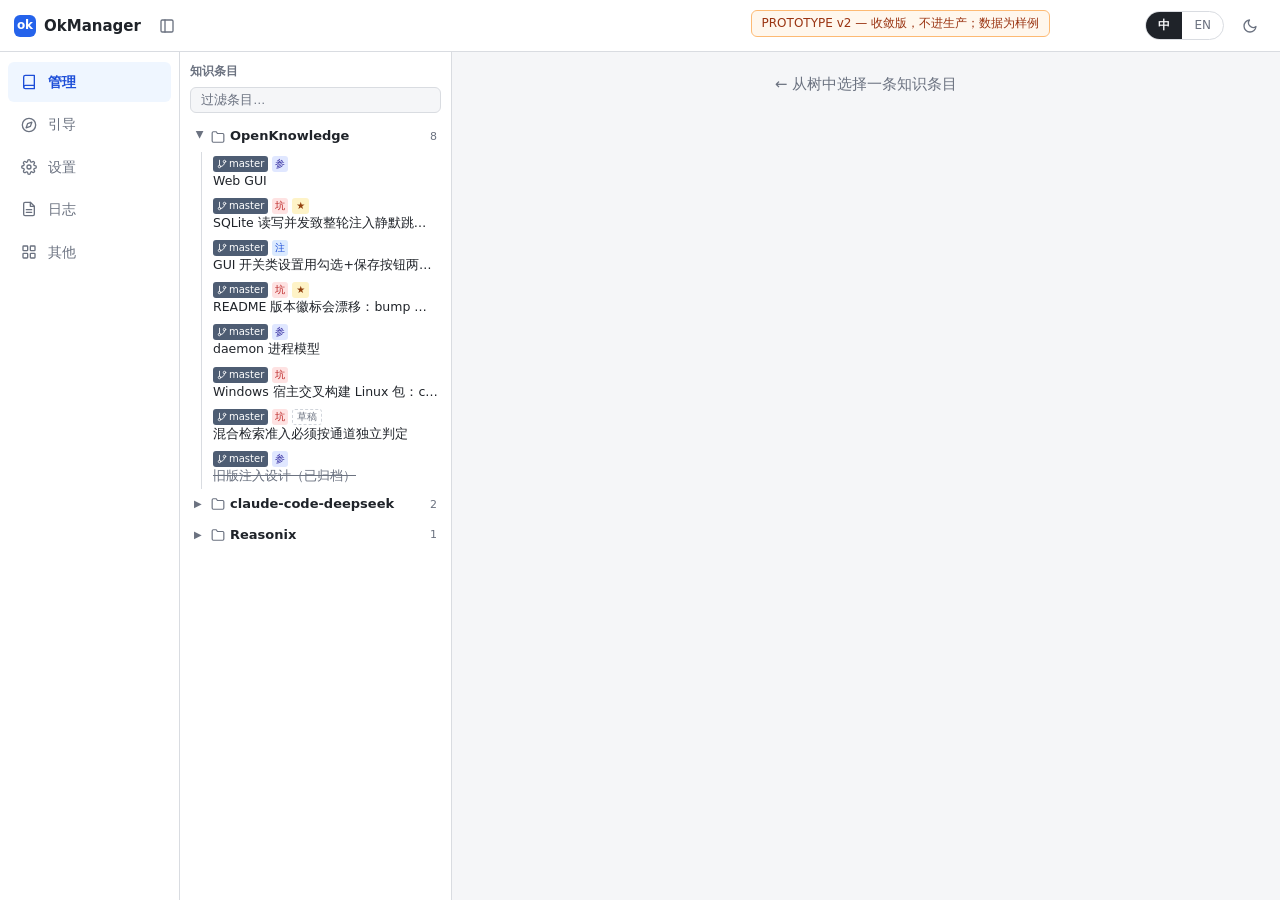
<file: docs/prototypes/prototype-manager-v2.html>
<!DOCTYPE html>
<html lang="zh-CN">
<head>
<meta charset="utf-8">
<title>PROTOTYPE · OkManager 管理页（收敛版 v2）</title>
<!--
  一次性原型（throwaway）v2：v1 三变体评审后的收敛设计，不再多变体。
  定稿要素：
    - 顶栏左侧折叠按钮（◫）切换侧栏两态：展开=图标+文字菜单 / 收起=纯图标栏
    - 菜单五项固定：管理/引导/设置/日志/其他
    - 树 = v1 变体 B 的紧凑形态（顶部过滤框；叶节点首行徽标、次行标题）
    - 详情 = v1 变体 A 的文档流（相对路径/文件名+大小+时间/标题/tags+mandatory/摘要/markdown 正文）
    - 顶栏右侧：中/EN 语言切换 + 日/夜主题切换
  数据为样例；昼夜主题走 CSS 变量（data-theme），语言走 i18n 字典（data 内容不翻译）。
-->
<style>
  :root {
    --bg:#f5f6f8; --fg:#1f2329; --muted:#6b7280; --border:#d9dce1;
    --card:#ffffff; --primary:#2563eb; --sel-bg:#eff6ff; --sel-fg:#1d4ed8;
    --hover:#f3f4f6; --menu-bg:#ffffff; --code-bg:#f1f5f9; --pre-bg:#14171f; --pre-fg:#d6dae4;
    --born-bg:#4E5D73; --born-fg:#fff;
    --pitfall-bg:#fee2e2; --pitfall-fg:#b91c1c;
    --note-bg:#dbeafe; --note-fg:#1d4ed8;
    --rule-bg:#ede9fe; --rule-fg:#6d28d9;
    --ref-bg:#e0e7ff; --ref-fg:#3730a3;
    --mand-bg:#fef3c7; --mand-fg:#92400e;
    --draft-fg:#6b7280; --draft-bd:#d1d5db;
    --tag-bg:#eef2f7; --tag-fg:#475569;
  }
  [data-theme="dark"] {
    --bg:#14171f; --fg:#d6dae4; --muted:#8a8f9c; --border:#262c38;
    --card:#1a1f2a; --primary:#79b8ff; --sel-bg:#24304a; --sel-fg:#79b8ff;
    --hover:#1f2430; --menu-bg:#0f1218; --code-bg:#0f1218; --pre-bg:#0f1218; --pre-fg:#d6dae4;
    --born-bg:#4E5D73; --born-fg:#fff;
    --pitfall-bg:#3f1d1d; --pitfall-fg:#f87171;
    --note-bg:#1e2a45; --note-fg:#79b8ff;
    --rule-bg:#2a2340; --rule-fg:#c4b5fd;
    --ref-bg:#232a45; --ref-fg:#a5b4fc;
    --mand-bg:#3a2f14; --mand-fg:#fbbf24;
    --draft-fg:#8a8f9c; --draft-bd:#3a4150;
    --tag-bg:#232a38; --tag-fg:#aab2c0;
  }
  * { box-sizing:border-box; }
  html,body { height:100%; }
  body { margin:0; font:14px/1.6 system-ui,-apple-system,"Segoe UI","Microsoft YaHei",sans-serif;
         background:var(--bg); color:var(--fg); transition:background .15s,color .15s; }
  button { font:inherit; color:inherit; }

  .proto-banner { position:fixed; top:10px; right:230px; z-index:99; background:#fff7ed; border:1px solid #fdba74; color:#9a3412; padding:3px 10px; border-radius:6px; font-size:12px; }
  [data-theme="dark"] .proto-banner { background:#3a2a14; }

  /* ---------- 顶栏 ---------- */
  .topbar { display:flex; align-items:center; gap:10px; height:52px; padding:0 14px;
            background:var(--card); border-bottom:1px solid var(--border); }
  .collapse-btn { width:32px; height:32px; border:none; background:none; border-radius:6px;
                  cursor:pointer; color:var(--muted); display:flex; align-items:center; justify-content:center; }
  .collapse-btn:hover { background:var(--hover); color:var(--fg); }
  .brand { font-weight:700; font-size:15px; display:flex; align-items:center; gap:8px; }
  .brand .logo { width:22px; height:22px; border-radius:6px; background:var(--primary); color:#fff;
                 display:flex; align-items:center; justify-content:center; font-size:12px; }
  /* 中/EN 胶囊切换（仿 OpenViking 右上角）；margin-left:auto 把右侧控件组推到顶栏尾部 */
  .lang-seg { display:flex; border:1px solid var(--border); border-radius:999px; overflow:hidden; margin-left:auto; }
  .lang-seg button { border:none; background:none; padding:4px 12px; cursor:pointer; font-size:12px; color:var(--muted); }
  .lang-seg button.on { background:var(--fg); color:var(--bg); font-weight:600; }
  .theme-btn { width:32px; height:32px; border:none; background:none; border-radius:999px;
               cursor:pointer; color:var(--muted); display:flex; align-items:center; justify-content:center; }
  .theme-btn:hover { background:var(--hover); color:var(--fg); }

  /* ---------- 主体 ---------- */
  .main { display:flex; height:calc(100vh - 52px); }

  /* 侧栏：展开 180px（图标+文字）/ 收起 52px（纯图标），同一棵 DOM 两种形态 */
  .side { width:180px; background:var(--menu-bg); border-right:1px solid var(--border);
          padding:10px 8px; display:flex; flex-direction:column; gap:2px;
          transition:width .15s; overflow:hidden; flex:none; }
  .side.collapsed { width:52px; padding:10px 4px; }
  .mi { display:flex; align-items:center; gap:10px; padding:9px 12px; border:none; background:none;
        border-radius:6px; color:var(--muted); cursor:pointer; text-align:left; width:100%; white-space:nowrap; }
  .mi:hover { background:var(--hover); color:var(--fg); }
  .mi.active { background:var(--sel-bg); color:var(--sel-fg); font-weight:600; }
  .mi .ico { width:18px; flex:none; display:flex; align-items:center; justify-content:center; }
  .mi .tip { display:none; }  /* 仅收起态悬停时显示，展开态绝不渲染 */
  .side.collapsed .mi { padding:9px 0; justify-content:center; position:relative; }
  .side.collapsed .mi .txt { display:none; }
  .side.collapsed .mi .tip { position:fixed; margin-left:46px; margin-top:-30px; background:#111827; color:#fff;
                             font-size:12px; padding:3px 10px; border-radius:4px; white-space:nowrap; z-index:50; }
  .side.collapsed .mi:hover .tip { display:block; }

  /* 树（v1-B 形态：过滤框 + 紧凑叶节点） */
  .tree { width:272px; background:var(--card); border-right:1px solid var(--border);
          display:flex; flex-direction:column; flex:none; }
  .tree-head { padding:10px 10px 6px; display:flex; gap:6px; align-items:center; }
  .tree-head .caption { font-size:12px; font-weight:600; color:var(--muted); margin-right:auto; }
  .search { margin:0 10px 8px; padding:5px 10px; border:1px solid var(--border); border-radius:6px;
            width:calc(100% - 20px); background:var(--bg); color:var(--fg); font-size:12.5px; }
  .search::placeholder { color:var(--muted); }
  .tree-scroll { overflow-y:auto; flex:1; padding:0 6px 10px; }
  .tn-proj { display:flex; align-items:center; gap:5px; width:100%; border:none; background:none;
             padding:5px 8px; border-radius:6px; cursor:pointer; font-weight:600; text-align:left; font-size:13px; }
  .tn-proj:hover { background:var(--hover); }
  .tn-proj .caret { width:12px; color:var(--muted); transition:transform .12s; flex:none; font-size:10px; }
  .tn-proj.open .caret { transform:rotate(90deg); }
  .tn-proj .folder { color:var(--muted); display:flex; flex:none; }
  .tn-proj .cnt { margin-left:auto; color:var(--muted); font-size:11px; font-weight:400; }
  .tn-kids { margin-left:15px; border-left:1px solid var(--border); padding-left:4px; }
  .leaf { display:block; width:100%; border:none; background:none; text-align:left;
          padding:4px 7px; border-radius:6px; cursor:pointer; }
  .leaf:hover { background:var(--hover); }
  .leaf.sel { background:var(--sel-bg); box-shadow:inset 2px 0 0 var(--primary); }
  .leaf .l1 { display:flex; gap:4px; align-items:center; }
  .leaf .t2 { display:block; font-size:12.5px; line-height:1.45; color:var(--fg); overflow:hidden; text-overflow:ellipsis;
              white-space:nowrap; }
  .leaf.sel .t2 { color:var(--sel-fg); }
  .leaf.archived .t2 { color:var(--muted); text-decoration:line-through; }

  /* 详情（v1-A 文档流） */
  .detail { flex:1; overflow-y:auto; padding:20px 28px 60px; }
  .d-path { font:12px/1.5 "Cascadia Code",Consolas,monospace; color:var(--muted); word-break:break-all; }
  .d-filemeta { color:var(--muted); font-size:13px; margin-top:2px; }
  .d-filemeta b { color:var(--fg); font-weight:600; }
  .d-title { font-size:20px; margin:10px 0 6px; }
  .d-attrs { display:flex; gap:6px; flex-wrap:wrap; align-items:center; margin-bottom:10px; }
  .d-summary { background:var(--card); border:1px solid var(--border); border-left:3px solid var(--primary);
               border-radius:6px; padding:10px 14px; margin-bottom:16px; }
  .d-body { background:var(--card); border:1px solid var(--border); border-radius:8px; padding:18px 22px; }

  /* 徽标（紧凑化：10px、细圆角，树内不抢视线） */
  .badge-born { background:var(--born-bg); color:var(--born-fg); border-radius:3px; padding:0 4px;
                font-size:10px; line-height:16px; white-space:nowrap; display:inline-flex; align-items:center; gap:2px; }
  .badge-type { border-radius:3px; padding:0 4px; display:inline-flex; align-items:center; justify-content:center;
                font-size:10px; line-height:16px; white-space:nowrap; flex:none; }
  .leaf .badge-type { width:16px; height:16px; padding:0; }  /* 方块紧凑态只限管理页树内 */
  .t-pitfall   { background:var(--pitfall-bg); color:var(--pitfall-fg); }
  .t-note      { background:var(--note-bg); color:var(--note-fg); }
  .t-rule      { background:var(--rule-bg); color:var(--rule-fg); }
  .t-reference { background:var(--ref-bg); color:var(--ref-fg); }
  .badge-mand  { background:var(--mand-bg); color:var(--mand-fg); border-radius:3px; padding:0 4px; font-size:10px; line-height:16px; }
  .badge-draft { background:none; color:var(--draft-fg); border:1px dashed var(--draft-bd); border-radius:3px; padding:0 4px; font-size:10px; line-height:14px; }
  .badge-arch  { background:var(--hover); color:var(--muted); border-radius:3px; padding:0 4px; font-size:10px; line-height:16px; }
  .tag { background:var(--tag-bg); color:var(--tag-fg); border-radius:4px; padding:0 6px; font-size:12px; }
  /* 详情区徽标恢复常规尺寸 */
  .d-attrs .badge-type, .d-attrs .badge-born, .d-attrs .badge-mand, .d-attrs .badge-draft, .d-attrs .badge-arch { font-size:12px; line-height:20px; }
  .d-attrs .badge-type { width:auto; height:auto; padding:0 6px; }

  /* markdown 正文 */
  .md h1 { font-size:18px; margin:18px 0 8px; }
  .md h2 { font-size:16px; margin:16px 0 6px; }
  .md h3 { font-size:14px; margin:14px 0 6px; }
  .md p { margin:8px 0; }
  .md code { background:var(--code-bg); border-radius:4px; padding:1px 5px; font:13px "Cascadia Code",Consolas,monospace; }
  .md pre { background:var(--pre-bg); color:var(--pre-fg); border-radius:8px; padding:12px 14px; overflow-x:auto; }
  .md pre code { background:none; color:inherit; padding:0; }
  .md ul,.md ol { margin:8px 0; padding-left:24px; }

  .placeholder { flex:1; display:flex; align-items:center; justify-content:center; color:var(--muted); font-size:15px; }

  /* ================================================================
     日志页：三来源（ok / daemon / sidecar）实时日志查看器，2s 轮询，只读。
     工具行=来源 chip + 语义 chip + 过滤框 + 行数统计 + 自动刷新开关；
     主体为深色控制台（两主题下都保持深色），滚动贴底。
     ================================================================ */
  .logs { flex:1; display:flex; flex-direction:column; padding:20px 28px; min-height:0; }
  .logbar { display:flex; align-items:center; gap:8px; margin-bottom:10px; flex-wrap:wrap; }
  .logchip { font-size:11.5px; padding:3px 11px; border-radius:999px; cursor:pointer;
             border:1px solid transparent; user-select:none; background:var(--hover); color:var(--muted); }
  .logchip.on-ok      { background:var(--ok-bg); color:var(--ok); }
  .logchip.on-daemon  { background:var(--sel-bg); color:var(--sel-fg); }
  .logchip.on-sidecar { background:var(--mand-bg); color:var(--mand-fg); }
  .logchip.on-sem     { background:var(--rule-bg); color:var(--rule-fg); }
  .logfilter { flex:1; min-width:160px; padding:5px 10px; border:1px solid var(--border); border-radius:6px;
               background:var(--card); color:var(--fg); font-size:12.5px; }
  .logmeta { margin-left:auto; display:flex; align-items:center; gap:10px; color:var(--muted); font-size:12px; }
  .logbody { flex:1; overflow-y:auto; background:var(--pre-bg); color:var(--pre-fg); border-radius:10px;
             padding:12px 14px; font:12.5px/1.75 Consolas,monospace; white-space:pre-wrap; word-break:break-all; }
  .logbody .ls { display:inline-block; min-width:56px; font-weight:700; }
  .logbody .ls-ok { color:#4ade80; } .logbody .ls-daemon { color:#60a5fa; } .logbody .ls-sidecar { color:#fbbf24; }
  .logbody .sem { color:#c084fc; } .logbody .sem.off { color:#4b5563; }
  .logbody .empty { color:#6b7280; }

  /* ---------- 其他页：复用 pcard 卡片语言；删除卡用危险红边 ---------- */
  .misc { flex:1; overflow-y:auto; padding:20px 28px 60px; }
  .pcard.danger { border-color:#f0b4b4; }
  [data-theme="dark"] .pcard.danger { border-color:#5b2b2b; }
  .pcard.danger h3 { color:#dc2626; }
  [data-theme="dark"] .pcard.danger h3 { color:#f87171; }
  .about-line { color:var(--muted); font-size:12.5px; margin:3px 0; }
  .about-line .mono { font-family:Consolas,monospace; }
  .modal .md { font-size:13px; }

  /* ================================================================
     引导页（agent 接入卡片，自 prototype-setup.html 整合；未检测到的不渲染）
     ================================================================ */
  .setup { flex:1; overflow-y:auto; padding:20px 28px 60px; }
  .setup-head { display:flex; align-items:center; gap:14px; margin-bottom:16px; flex-wrap:wrap; }
  .setup-head .stat { font-size:15px; }
  .setup-head .stat b { font-size:17px; }
  .setup-head .stat .ok { color:var(--ok); font-weight:600; }
  .setup-head .sub { color:var(--muted); font-size:12.5px; }
  .setup-head .btn { margin-left:auto; }
  .acards { display:flex; flex-direction:column; gap:10px; }
  .acard { background:var(--card); border:1px solid var(--border); border-radius:10px;
           padding:14px 18px; display:flex; gap:14px; align-items:flex-start; }
  .aicon { width:38px; height:38px; border-radius:9px; flex:none; display:flex; align-items:center;
           justify-content:center; font-weight:700; font-size:13px; color:#fff; letter-spacing:.3px; overflow:hidden; }
  .aicon svg { width:100%; height:100%; display:block; }
  .aicon svg[width="20"] { width:20px; height:20px; }  /* logoSvg() 生成的字形保持 20px 不铺满 */
  .aicon img { width:100%; height:100%; display:block; }
  .amain { flex:1; min-width:0; }
  .arow1 { display:flex; align-items:center; gap:8px; flex-wrap:wrap; }
  .aname { font-weight:700; font-size:14.5px; }
  .akind { font-size:10.5px; padding:1px 7px; border-radius:999px; letter-spacing:.5px; }
  .k-hook   { background:var(--sel-bg); color:var(--sel-fg); }
  .k-plugin { background:var(--rule-bg); color:var(--rule-fg); }
  .adesc { color:var(--muted); font-size:12.5px; margin-top:2px; }
  .adetect { font-size:12px; margin-top:4px; display:flex; gap:8px; flex-wrap:wrap; align-items:center; }
  .adetect .path { font-family:Consolas,monospace; font-size:11.5px; color:var(--muted);
                   background:var(--code-bg); border-radius:4px; padding:0 6px; }
  .adetect .yes { color:var(--ok); }
  .aside2 { display:flex; align-items:center; gap:8px; flex:none; padding-top:2px; flex-wrap:wrap; justify-content:flex-end; }
  .chip { font-size:11.5px; padding:2px 9px; border-radius:999px; white-space:nowrap; }
  .chip.on  { background:var(--ok-bg); color:var(--ok); }
  .chip.off { background:var(--hover); color:var(--muted); }
  .fb { font-size:12px; color:var(--ok); margin-top:4px; display:none; }
  .fb.show { display:block; }
  .detail-toggle { background:none; border:none; color:var(--muted); font-size:12px; cursor:pointer; padding:0; }
  .detail-toggle:hover { color:var(--primary); }
  .adetail { display:none; margin-top:6px; font-size:12px; color:var(--muted); background:var(--bg);
             border-radius:6px; padding:8px 12px; }
  .adetail.open { display:block; }
  .adetail code { background:var(--code-bg); border-radius:4px; padding:0 5px; font-size:11.5px; }
  :root { --ok:#16a34a; --ok-bg:#dcfce7; }
  [data-theme="dark"] { --ok:#4ade80; --ok-bg:#14301e; }
  .btn { padding:6px 14px; border:1px solid var(--border); border-radius:6px; background:var(--card);
         font-size:13px; cursor:pointer; display:inline-flex; align-items:center; gap:6px; }
  .btn:hover:not(:disabled) { border-color:var(--primary); color:var(--primary); }
  .btn:disabled { opacity:.5; cursor:not-allowed; border-color:var(--border); color:var(--muted); }
  /* 禁用态的保存按钮用中性灰（有改动可保存时才亮起主色），不做"褪色的蓝" */
  .btn-primary:disabled { background:var(--hover); border-color:var(--border); color:var(--muted); opacity:1; filter:none; }
  .btn-primary { background:var(--primary); border-color:var(--primary); color:#fff; }
  .btn-primary:hover:not(:disabled) { color:#fff; filter:brightness(1.08); }
  .btn-danger { border-color:#dc2626; color:#dc2626; }
  .btn-danger:hover:not(:disabled) { background:#dc2626; border-color:#dc2626; color:#fff; }
  .btn-danger:disabled { border-color:var(--border); color:var(--muted); }

  /* ================================================================
     设置页：功能卡片竖排；交互统一「勾选+保存」两段式（项目既定约定），
     每张卡独立 dirty → 保存 → 已保存反馈。字段全部对应 config.toml 真实小节。
     ================================================================ */
  .prefs { flex:1; overflow-y:auto; padding:20px 28px 60px; }
  .pcard { background:var(--card); border:1px solid var(--border); border-radius:10px; padding:16px 20px; margin-bottom:12px; }
  .pcard h3 { margin:0 0 2px; font-size:14.5px; display:flex; align-items:center; gap:8px; }
  .pcard .pdesc { color:var(--muted); font-size:12.5px; margin-bottom:12px; }
  .prow { display:flex; align-items:center; gap:10px; margin:8px 0; flex-wrap:wrap; }
  .prow .k { width:140px; color:var(--muted); font-size:13px; flex:none; }
  .pinput, .pselect { padding:5px 10px; border:1px solid var(--border); border-radius:6px; background:var(--bg); color:var(--fg); font-size:13px; }
  .pinput:focus, .pselect:focus { outline:none; border-color:var(--primary); }
  .pfoot { margin-top:12px; display:flex; align-items:center; gap:10px; }
  .pfoot .fb2 { font-size:12px; color:var(--ok); }
  .switch { position:relative; width:38px; height:22px; border-radius:999px; background:var(--border); border:none; cursor:pointer; transition:background .15s; flex:none; padding:0; }
  .switch.on { background:var(--ok); }
  .switch::after { content:""; position:absolute; top:3px; left:3px; width:16px; height:16px; border-radius:50%; background:#fff; transition:left .15s; }
  .switch.on::after { left:19px; }
  .prof { display:flex; align-items:center; gap:10px; border:1px solid var(--border); border-radius:8px; padding:8px 12px; margin:6px 0; cursor:pointer; }
  .prof.sel { border-color:var(--primary); background:var(--sel-bg); }
  .prof .info { display:flex; align-items:center; gap:6px; min-width:0; flex:1; }
  .prof .info b { white-space:nowrap; }
  .prof .mono { font-family:Consolas,monospace; font-size:12px; color:var(--muted); overflow:hidden; text-overflow:ellipsis; white-space:nowrap; min-width:0; }
  .prof .radio { accent-color:var(--primary); }
  table.rules { width:100%; border-collapse:collapse; font-size:12.5px; }
  table.rules th { text-align:left; color:var(--muted); font-weight:600; padding:4px 8px; border-bottom:1px solid var(--border); }
  table.rules td { padding:4px 8px; border-bottom:1px solid var(--border); vertical-align:top; }
  table.rules .pinput { width:100%; padding:3px 8px; font-size:12.5px; }
  .sec-label { font-size:12px; color:var(--muted); font-weight:600; margin:12px 0 4px; }
  /* 门控短语弹窗 */
  .mask { position:fixed; inset:0; background:rgba(0,0,0,.35); display:flex; align-items:center; justify-content:center; z-index:80; }
  .modal { background:var(--card); border:1px solid var(--border); border-radius:10px; width:640px; max-width:92vw; max-height:80vh; overflow-y:auto; padding:18px 22px; }
  .modal h3 { margin:0 0 6px; font-size:15px; }
  .ph-builtin { display:flex; flex-wrap:wrap; gap:5px; margin-bottom:6px; }
  .ph-row { display:flex; gap:6px; margin:5px 0; }
  .ph-row .pinput { flex:1; }
  .mfoot { display:flex; justify-content:flex-end; gap:8px; margin-top:14px; }
</style>
</head>
<body>

<div class="proto-banner">PROTOTYPE v2 — 收敛版，不进生产；数据为样例</div>
<div id="app"></div>

<script>
"use strict";
/* ================= 样例数据（OpenKnowledge 为真实条目节选） ================= */
const PROJECTS = [
  { name:"OpenKnowledge", root:"D:\\develop\\OpenKnowledge", entries:[
    { file:"knowledge/Web-GUI.md", title:"Web GUI", type:"reference", born:"master",
      tags:["wiki","gui"], mandatory:false, draft:false, archived:false,
      size:"4.6 KB", mtime:"2026-08-17 21:34",
      summary:"四标签 SPA：管理/引导/其他/日志；v2.18.2 管理页归档入口；v2.17 门控卡片；v2.8 双徽标/谱系行；v2.9.0 删除项目知识库",
      body:"单页 SPA（`web/index.html` + `web/app.js` + `web/style.css`，随 exe 分发到 exe 旁 `web/` 目录，daemon 每次请求实时读盘、`Cache-Control: no-cache`），四个标签页：管理、引导、其他、日志。\n\n- **管理**：条目列表（时间排序/筛选/分页）、草稿批准、项目切换；所有请求带 token 认证。\n- **引导**：agents 下拉、hook 超时卡、embedding 配置、泛化门控卡。\n- **其他**：数据导出/导入（zip 备份）、版本显示、更新日志常驻入口。\n- **日志**：三来源实时日志查看器，2 秒轮询，只读。\n\n打开方式：`ok gui` 起 HTTP 服务后 `--app=` 模式开浏览器。" },
    { file:"knowledge/SQLite-读写并发致整轮注入静默跳过：开-WAL-+-NORMAL.md", title:"SQLite 读写并发致整轮注入静默跳过：开 WAL + NORMAL", type:"pitfall", born:"master",
      tags:["sqlite","WAL","并发","注入"], mandatory:true, draft:false, archived:false,
      size:"1.8 KB", mtime:"2026-08-02 10:12",
      summary:"kb.db 读写并发下 hook 注入整轮静默跳过；开 WAL + synchronous=NORMAL 后消失",
      body:"hook 注入偶发整轮静默跳过，无报错。定位为 kb.db 读写并发：`index` 写事务与 `retrieve` 读相互阻塞，busy 超时后直接返回空。\n\n修复：\n\n```\nPRAGMA journal_mode=WAL;\nPRAGMA synchronous=NORMAL;\nPRAGMA busy_timeout=3000;\n```\n\n**教训**：SQLite 多进程读写必须开 WAL，默认 rollback journal 下读写互斥。" },
    { file:"knowledge/GUI-开关类设置用勾选+保存按钮两段式，不用-change-即存.md", title:"GUI 开关类设置用勾选+保存按钮两段式，不用 change 即存", type:"note", born:"master",
      tags:["gui","交互约定"], mandatory:false, draft:false, archived:false,
      size:"0.9 KB", mtime:"2026-07-30 15:02",
      summary:"引导页开关统一勾选+保存按钮两段式（首例泛化门控），即存模式误触无反悔",
      body:"引导页的开关类设置统一为**勾选 + 保存按钮**两段式，不用 change 即存。首例：泛化门控。\n\n理由：即存模式下误触无反悔窗口，用户甚至意识不到状态已改。" },
    { file:"knowledge/README-版本徽标会漂移：bump-时须跑-scriptssync-version.sh.md", title:"README 版本徽标会漂移：bump 时须跑 scripts/sync-version.sh", type:"pitfall", born:"master",
      tags:["发布","版本号","README"], mandatory:true, draft:false, archived:false,
      size:"1.1 KB", mtime:"2026-07-25 09:40",
      summary:"版本徽标/引用会漂移（README + 官网 site）：bump 时须跑 scripts/sync-version.sh；pre-push 钩子已兜底",
      body:"版本号 bump 后 README 徽标与 `site/` 官网引用不会自动跟随，曾发布出徽标落后的包。\n\n纪律：bump 时必跑 `scripts/sync-version.sh`；pre-push 钩子已加兜底校验。" },
    { file:"knowledge/daemon-进程模型.md", title:"daemon 进程模型", type:"reference", born:"master",
      tags:["daemon","架构"], mandatory:false, draft:false, archived:false,
      size:"2.3 KB", mtime:"2026-08-10 18:20",
      summary:"单实例端口即锁；daemon.json 凭证 + fingerprint 版本自检；hook 优先转发 daemon",
      body:"`ok daemon` 以单实例运行：默认端口 17888 即锁，第二实例发现健康 daemon 即退出 0。\n\n- 凭证：`~/.openknowledge/daemon.json`（PID/port/token/fingerprint）\n- 自省：15s 一轮，daemon.json 丢失或易主自动退出\n- hook 路径优先转发 daemon，daemon 不在则本地处理并后台拉起" },
    { file:"knowledge/Windows-宿主交叉构建-Linux-包：chmod-静默无效，权限位必须显式钉.md", title:"Windows 宿主交叉构建 Linux 包：chmod 静默无效，权限位必须显式钉", type:"pitfall", born:"master",
      tags:["构建","跨平台","发布"], mandatory:false, draft:false, archived:false,
      size:"1.5 KB", mtime:"2026-08-06 14:55",
      summary:"Windows git-bash noacl 挂载下 chmod 静默失效，tar/nfpm 继承 0644；两段式 tar --mode 钉权限 + verify 断言 mode",
      body:"Windows 宿主上交叉构建 Linux 包时，git-bash 的 noacl 挂载让 `chmod` **静默失效**，产物权限全是 0644。\n\n对策：两段式 `tar --mode` 显式钉权限位，verify 脚本断言 mode。" },
    { file:"knowledge/混合检索准入必须按通道独立判定.md", title:"混合检索准入必须按通道独立判定", type:"pitfall", born:"master",
      tags:["检索","混合检索","阈值"], mandatory:false, draft:true, archived:false,
      size:"1.2 KB", mtime:"2026-08-15 11:08",
      summary:"同域语料余弦基线会顶穿总分阈值；关键词与向量通道必须各自过准入",
      body:"混合检索中，同域语料的向量余弦基线天然偏高，会把总分顶穿阈值，导致弱相关条目注入。\n\n准入必须**按通道独立判定**，再融合排序。" },
    { file:"knowledge/旧版注入设计.md", title:"旧版注入设计（已归档）", type:"reference", born:"master",
      tags:["注入","历史"], mandatory:false, draft:false, archived:true,
      size:"3.0 KB", mtime:"2026-06-01 08:30",
      summary:"v1 注入设计存档：单通道关键词检索，已被混合检索取代",
      body:"（归档条目）v1 时代的注入设计，仅供考古。" },
  ]},
  { name:"claude-code-deepseek", root:"D:\\develop\\claude-code-deepseek", entries:[
    { file:"knowledge/DeepSeek-API-超时重试策略.md", title:"DeepSeek API 超时重试策略", type:"note", born:"main",
      tags:["api","超时"], mandatory:false, draft:false, archived:false,
      size:"1.0 KB", mtime:"2026-08-12 20:11",
      summary:"流式首字节 30s 超时；重试仅对连接错误，不对 4xx",
      body:"DeepSeek 流式接口按**首字节**计 30s 超时；重试只针对连接错误，4xx 直接抛给上层。" },
    { file:"knowledge/guest-kongball.md", title:"guest-kongball 会话记忆", type:"reference", born:"main",
      tags:["memory","guest"], mandatory:false, draft:false, archived:false,
      size:"2.1 KB", mtime:"2026-08-11 09:26",
      summary:"guest-kongball 会话的偏好与上下文记忆",
      body:"guest-kongball 会话沉淀：偏好中文回复、表格输出；关注 token 成本。" },
  ]},
  { name:"Reasonix", root:"D:\\develop\\Reasonix", entries:[
    { file:"knowledge/Reasonix-扩展-SDK：拦截器-err-非-nil-会吞掉-Continue.md", title:"Reasonix 扩展 SDK：拦截器 err 非 nil 会吞掉 Continue", type:"pitfall", born:"master",
      tags:["reasonix","sidecar","fail-open"], mandatory:true, draft:false, archived:false,
      size:"1.3 KB", mtime:"2026-08-09 16:47",
      summary:"sidecar 拦截器返回 err 非 nil 时宿主吞掉 Continue 决策，必须 fail-open",
      body:"Reasonix sidecar 协议里，拦截器返回 `err != nil` 时宿主会吞掉 `Continue` 决策——放行语义丢失。\n\n扩展必须 **fail-open**：任何内部错误都映射为 Continue。" },
  ]},
];

const TYPE_LABEL = { pitfall:"坑", note:"注", rule:"规", reference:"参" };

/* ================= i18n（仅界面 chrome，条目数据不翻译） ================= */
const I18N = {
  zh: {
    manage:"管理", setup:"引导", prefs:"设置", logs:"日志", misc:"其他",
    treeCaption:"知识条目", filter:"过滤条目…", pickEntry:"← 从树中选择一条知识条目",
    notImpl:"页原型未实现 —— 本次未实现该页", modified:"修改于",
    mandatory:"★ mandatory", optional:"非 mandatory", draft:"草稿", archived:"已归档",
    collapseTip:"收起/展开侧栏",
    stDetected:"已检测到", stAgentUnit:"个 agent", stHooked:"已接入", stHookedUnit:"个",
    setupSub:"接入 = 写入 hooks 配置 + 安装 ok 技能（等同 CLI 的 ok setup）",
    redetect:"↻ 重新检测", detecting:"↻ 检测中…",
    hookOn:"Hook 已接入", hookOff:"Hook 未接入", skillOn:"技能已安装", skillOff:"技能未安装",
    install:"安装", uninstall:"卸载", installing:"安装中…", uninstalling:"卸载中…",
    kindHook:"HOOK", kindPlugin:"插件",
    detailQ:"▸ 安装会动哪些文件？", detailClose:"▾ 收起明细",
    detailInstall:"<b>安装</b>：写入 hooks 配置", detailJoin:" + 安装 ok 技能到技能目录；",
    detailRemove:"<b>卸载</b>：按标记移除 ok 写入的 hooks 段与技能目录条目，不动用户其他配置。",
    fbInstall:"✓ 已接入：hooks 已写入，技能已安装（下次会话生效）",
    fbUninstall:"✓ 已卸载：ok 写入的 hooks 与技能已移除",
    noneDetected:"未检测到任何已安装的 agent",
    save:"保存", saved:"✓ 已保存",
    gTitle:"全局开关", gDesc:"一键启停全部 agent 的 hooks 注入与强制检查（等同 CLI 的 ok on / ok off）", gLabel:"启用全部 hooks",
    gOnFb:"✓ 已开启全部 hooks", gOffFb:"✓ 已关闭全部 hooks",
    eManage:"管理配置", eProfiles:"服务列表", eAdd:"+ 新增服务", eEdit:"编辑", eDel:"删除", eSetActive:"设为使用中",
    fName:"名称", fType:"类型", fBase:"base_url", fModel:"模型", fKey:"api_key", fKeyEnv:"api_key_env（环境变量名）", fMirror:"下载源（仅 builtin）",
    eAddTitle:"新增服务", eEditTitle:"编辑服务", fOk:"确定", fCancel:"取消",
    typeBuiltin:"内置本地模型（ok 托管 · 无需联网）", typeOllama:"Ollama（本机/局域网服务）", typeOpenai:"自定义（OpenAI 兼容服务）",
    tagBuiltin:"内置", tagOllama:"Ollama", tagCustom:"自定义",
    mirrorHf:"hf-mirror 镜像（国内推荐）", mirrorOfficial:"huggingface 官方", downloaded:"（已下载）",
    fOlUrl:"服务地址", keySaved:"已保存（留空保持不变）", eGlobal:"全局",
    kindOpenai:"OpenAI 兼容（/chat/completions）", kindAnthropic:"Anthropic 兼容（/v1/messages）",
    tagOpenai:"OpenAI 兼容", tagAnthropic:"Anthropic 兼容",
    fTemp:"temperature（高级，留空 = 不传）", fMaxTokens:"max_tokens（高级，0 = 默认）",
    eTitle:"语义检索（embedding）", eDesc:"混合检索的语义通道；不配置任何服务时退化为纯关键词检索",
    eNone:"未配置（仅关键词检索）", eTimeout:"调用超时（秒）", eDir:"内置模型目录", eActive:"使用中",
    lTitle:"模型配置（LLM）", lDesc:"生成场景（条目优化等）调用的大模型服务；temperature 留空 = 不传",
    lTimeout:"生成超时（秒）", lTest:"测试连接", lTesting:"测试中…", lTestOk:"✓ 连通（231ms）",
    hTitle:"Hook 超时", hDesc:"写入各 agent hooks 的超时秒数。2026-08-04 曾发生 Windows 高负载下 5s 超时致 PostToolUse 整会话静默丢失，故默认 10", hSec:"超时（秒）",
    gtTitle:"泛化门控", gtDesc:"命中内置/自定义短语的泛化 prompt 跳过检索注入与 embed 调用",
    gtOn:"启用门控", gtStatus:"内置 21 条 · 自定义 {n} 条", gtManage:"管理短语表",
    gtBuiltin:"内置短语（只读，随版本演进）", gtCustom:"自定义短语", gtAdd:"+ 添加", gtPh:"新短语…", gtClose:"关闭",
    cTitle:"跨轮注入冷却", cDesc:"同会话内已注入的检索条目冷却 N 个 prompt 轮不再注入（门控轮也计）；0 = 关闭（每轮都可注入）", cTurns:"冷却轮数",
    rTitle:"规则配置（强制检查）", rDesc:"AI 改动命中 code globs 的文件时，回合结束校验 changelog 是否同步更新",
    rType:"类型", rGlobs:"code globs", rCl:"changelog glob", rMsg:"提示语", rAdd:"+ 添加规则",
    capTitle:"经验沉淀", capDesc:"propose = AI 提议草稿、人批准后入库；auto = 按轮次间隔自动提取",
    capMode:"模式", capPropose:"propose（人批准）", capAuto:"auto（自动提取）", capInterval:"轮次间隔",
    lgSemantic:"◆ 语义", lgFilter:"过滤日志…", lgAuto:"自动刷新",
    lgMeta:"共 {n} 行 · 显示 {m} 行", lgEmpty:"（无匹配日志）",
    xExport:"数据导出", xExportDesc:"导出 registry 与条目（不含索引，导入时自动重建）",
    xImport:"数据导入", xImportDesc:"导入 zip 备份（数据导出的产物）；条目合并入库，索引自动重建",
    xProject:"项目", xAllProjects:"全部项目", xDoExport:"导出", xDoImport:"导入",
    xExported:"✓ 已导出（样例）", xImported:"✓ 已导入：恢复 42 条（样例）", xFile:"文件",
    xChlog:"更新日志", xChlogDesc:"查看各版本的新功能与修复；升级后首次打开会自动弹出",
    xHelp:"使用帮助", xHelpDesc:"怎么调用、怎么配置、常见问题", xView:"查看", xGotIt:"知道了",
    xDel:"删除项目知识库", xDelDesc:"永久删除所选项目的全部知识、索引与配置，并注销注册表（hooks 不再注入）。项目源码目录不受影响。",
    xDelBtn:"删除…", xDelImpact:"将永久删除 {p} 的 {n} 条知识条目、索引与项目配置，并从注册表注销（hooks 不再注入）。",
    xDelBackup:"删除前先导出 zip 备份", xDelAck:"我已了解后果，此操作不可撤销", xDelHint:"请输入完整项目名以确认",
    xDelConfirm:"永久删除", xDeleted:"✓ 已删除 {p}（样例）",
    xAbout:"关于", xVer:"版本", xHome:"数据目录", xProjCount:"已注册项目", xProjUnit:" 个",
  },
  en: {
    manage:"Manage", setup:"Setup", prefs:"Settings", logs:"Logs", misc:"Misc",
    treeCaption:"Entries", filter:"Filter entries…", pickEntry:"← Select an entry from the tree",
    notImpl:"is not part of this prototype", modified:"Modified",
    mandatory:"★ mandatory", optional:"optional", draft:"Draft", archived:"Archived",
    collapseTip:"Collapse/expand sidebar",
    stDetected:"Detected", stAgentUnit:"agents", stHooked:"integrated", stHookedUnit:"",
    setupSub:"Integrating = writing hooks config + installing ok skills (same as CLI ok setup)",
    redetect:"↻ Re-detect", detecting:"↻ Detecting…",
    hookOn:"Hook integrated", hookOff:"Hook not integrated", skillOn:"Skills installed", skillOff:"Skills not installed",
    install:"Install", uninstall:"Uninstall", installing:"Installing…", uninstalling:"Uninstalling…",
    kindHook:"HOOK", kindPlugin:"PLUGIN",
    detailQ:"▸ What files does install touch?", detailClose:"▾ Collapse",
    detailInstall:"<b>Install</b>: writes hooks config to ", detailJoin:" and installs ok skills into the skills dir; ",
    detailRemove:"<b>Uninstall</b>: removes only the ok-marked hooks block and skill entries, leaving other config untouched.",
    fbInstall:"✓ Integrated: hooks written, skills installed (takes effect next session)",
    fbUninstall:"✓ Uninstalled: ok-written hooks and skills removed",
    noneDetected:"No installed agents detected",
    save:"Save", saved:"✓ Saved",
    gTitle:"Global switch", gDesc:"Enable/disable hooks injection and enforce checks for all agents (same as CLI ok on / ok off)", gLabel:"Enable all hooks",
    gOnFb:"✓ All hooks enabled", gOffFb:"✓ All hooks disabled",
    eManage:"Manage", eProfiles:"Services", eAdd:"+ Add service", eEdit:"Edit", eDel:"Delete", eSetActive:"Set active",
    fName:"Name", fType:"Type", fBase:"base_url", fModel:"Model", fKey:"api_key", fKeyEnv:"api_key_env (env var)", fMirror:"Mirror (builtin only)",
    eAddTitle:"Add service", eEditTitle:"Edit service", fOk:"OK", fCancel:"Cancel",
    typeBuiltin:"Builtin local model (ok-managed, offline)", typeOllama:"Ollama (local/LAN service)", typeOpenai:"Custom (OpenAI-compatible)",
    tagBuiltin:"Builtin", tagOllama:"Ollama", tagCustom:"Custom",
    mirrorHf:"hf-mirror (recommended in CN)", mirrorOfficial:"huggingface official", downloaded:" (downloaded)",
    fOlUrl:"Service URL", keySaved:"Saved (leave empty to keep)", eGlobal:"Global",
    kindOpenai:"OpenAI-compatible (/chat/completions)", kindAnthropic:"Anthropic-compatible (/v1/messages)",
    tagOpenai:"OpenAI-compat", tagAnthropic:"Anthropic-compat",
    fTemp:"temperature (advanced, empty = not sent)", fMaxTokens:"max_tokens (advanced, 0 = default)",
    eTitle:"Semantic retrieval (embedding)", eDesc:"The semantic channel of hybrid retrieval; degrades to keyword-only when no service is configured",
    eNone:"Not configured (keyword-only)", eTimeout:"Timeout (s)", eDir:"Builtin models dir", eActive:"Active",
    lTitle:"Model config (LLM)", lDesc:"LLM services for generation tasks (entry polishing etc.); empty temperature = not sent",
    lTimeout:"Generation timeout (s)", lTest:"Test connection", lTesting:"Testing…", lTestOk:"✓ Connected (231ms)",
    hTitle:"Hook timeout", hDesc:"Timeout seconds written into each agent's hooks. On 2026-08-04 a 5s timeout under Windows load silently dropped PostToolUse for an entire session — hence default 10", hSec:"Timeout (s)",
    gtTitle:"Generalization gate", gtDesc:"Prompts matching builtin/custom phrases skip retrieval injection and embed calls",
    gtOn:"Enable gate", gtStatus:"21 builtin · {n} custom", gtManage:"Manage phrases",
    gtBuiltin:"Builtin phrases (read-only, evolve with releases)", gtCustom:"Custom phrases", gtAdd:"+ Add", gtPh:"New phrase…", gtClose:"Close",
    cTitle:"Cross-turn injection cooldown", cDesc:"Retrieved entries already injected in this session cool down for N prompt turns (gate turns count too); 0 = off", cTurns:"Cooldown turns",
    rTitle:"Rules (enforce checks)", rDesc:"When AI edits files matching code globs, session end verifies the changelog was updated",
    rType:"Type", rGlobs:"code globs", rCl:"changelog glob", rMsg:"Message", rAdd:"+ Add rule",
    capTitle:"Experience capture", capDesc:"propose = AI drafts, human approves; auto = extract every N turns",
    capMode:"Mode", capPropose:"propose (human-approved)", capAuto:"auto (automatic)", capInterval:"Turn interval",
    lgSemantic:"◆ Semantic", lgFilter:"Filter logs…", lgAuto:"Auto-refresh",
    lgMeta:"{n} lines · showing {m}", lgEmpty:"(no matching logs)",
    xExport:"Export data", xExportDesc:"Exports the registry and entries (no index — rebuilt on import).",
    xImport:"Import data", xImportDesc:"Import a zip backup (produced by Export); entries merge in, index rebuilds automatically",
    xProject:"Project", xAllProjects:"All projects", xDoExport:"Export", xDoImport:"Import",
    xExported:"✓ Exported (sample)", xImported:"✓ Imported: 42 entries restored (sample)", xFile:"File",
    xChlog:"Changelog", xChlogDesc:"New features and fixes per release; pops up automatically on first open after an upgrade",
    xHelp:"User guide", xHelpDesc:"How to call, configure, and FAQ", xView:"View", xGotIt:"Got it",
    xDel:"Delete project KB", xDelDesc:"Permanently deletes all entries, index and config of the selected project, and unregisters it (hooks stop injecting). Source directory is untouched.",
    xDelBtn:"Delete…", xDelImpact:"This will permanently delete {p}'s {n} entries, index and project config, and unregister it (hooks stop injecting).",
    xDelBackup:"Export a zip backup first", xDelAck:"I understand this cannot be undone", xDelHint:"Type the full project name to confirm",
    xDelConfirm:"Delete forever", xDeleted:"✓ Deleted {p} (sample)",
    xAbout:"About", xVer:"Version", xHome:"Data dir", xProjCount:"Registered projects", xProjUnit:"",
  },
};
/* 线性 SVG 图标（Lucide 风格，stroke=currentColor，随主题/选中态变色） */
function svg(inner, size){
  size = size||16;
  return '<svg viewBox="0 0 24 24" width="'+size+'" height="'+size+'" fill="none" stroke="currentColor"'
       + ' stroke-width="2" stroke-linecap="round" stroke-linejoin="round">'+inner+'</svg>';
}
const ICON = {
  manage: svg('<path d="M4 19.5A2.5 2.5 0 0 1 6.5 17H20"/><path d="M6.5 2H20v20H6.5A2.5 2.5 0 0 1 4 19.5v-15A2.5 2.5 0 0 1 6.5 2z"/>'),
  setup:  svg('<circle cx="12" cy="12" r="10"/><polygon points="16.24 7.76 14.12 14.12 7.76 16.24 9.88 9.88 16.24 7.76"/>'),
  prefs:  svg('<circle cx="12" cy="12" r="3"/><path d="M19.4 15a1.65 1.65 0 0 0 .33 1.82l.06.06a2 2 0 1 1-2.83 2.83l-.06-.06a1.65 1.65 0 0 0-1.82-.33 1.65 1.65 0 0 0-1 1.51V21a2 2 0 1 1-4 0v-.09A1.65 1.65 0 0 0 9 19.4a1.65 1.65 0 0 0-1.82.33l-.06.06a2 2 0 1 1-2.83-2.83l.06-.06a1.65 1.65 0 0 0 .33-1.82 1.65 1.65 0 0 0-1.51-1H3a2 2 0 1 1 0-4h.09A1.65 1.65 0 0 0 4.6 9a1.65 1.65 0 0 0-.33-1.82l-.06-.06a2 2 0 1 1 2.83-2.83l.06.06a1.65 1.65 0 0 0 1.82.33H9a1.65 1.65 0 0 0 1-1.51V3a2 2 0 1 1 4 0v.09a1.65 1.65 0 0 0 1 1.51 1.65 1.65 0 0 0 1.82-.33l.06.06a2 2 0 1 1 2.83 2.83l-.06.06a1.65 1.65 0 0 0-.33 1.82V9a1.65 1.65 0 0 0 1.51 1H21a2 2 0 1 1 0 4h-.09a1.65 1.65 0 0 0-1.51 1z"/>'),
  logs:   svg('<path d="M14 2H6a2 2 0 0 0-2 2v16a2 2 0 0 0 2 2h12a2 2 0 0 0 2-2V8z"/><polyline points="14 2 14 8 20 8"/><line x1="16" y1="13" x2="8" y2="13"/><line x1="16" y1="17" x2="8" y2="17"/>'),
  misc:   svg('<rect x="3" y="3" width="7" height="7" rx="1"/><rect x="14" y="3" width="7" height="7" rx="1"/><rect x="14" y="14" width="7" height="7" rx="1"/><rect x="3" y="14" width="7" height="7" rx="1"/>'),
  folder: svg('<path d="M22 19a2 2 0 0 1-2 2H4a2 2 0 0 1-2-2V5a2 2 0 0 1 2-2h5l2 3h9a2 2 0 0 1 2 2z"/>', 14),
  branch: svg('<line x1="6" y1="3" x2="6" y2="15"/><circle cx="18" cy="6" r="3"/><circle cx="6" cy="18" r="3"/><path d="M18 9a9 9 0 0 1-9 9"/>', 10),
  panel:  svg('<rect x="3" y="3" width="18" height="18" rx="2"/><line x1="9" y1="3" x2="9" y2="21"/>'),
  moon:   svg('<path d="M21 12.79A9 9 0 1 1 11.21 3 7 7 0 0 0 21 12.79z"/>'),
  sun:    svg('<circle cx="12" cy="12" r="5"/><line x1="12" y1="1" x2="12" y2="3"/><line x1="12" y1="21" x2="12" y2="23"/><line x1="4.22" y1="4.22" x2="5.64" y2="5.64"/><line x1="18.36" y1="18.36" x2="19.78" y2="19.78"/><line x1="1" y1="12" x2="3" y2="12"/><line x1="21" y1="12" x2="23" y2="12"/><line x1="4.22" y1="19.78" x2="5.64" y2="18.36"/><line x1="18.36" y1="5.64" x2="19.78" y2="4.22"/>'),
};
const MENUS = [
  { key:"manage", ico:ICON.manage }, { key:"setup", ico:ICON.setup }, { key:"prefs", ico:ICON.prefs },
  { key:"logs", ico:ICON.logs }, { key:"misc", ico:ICON.misc },
];

/* ================= 引导页（agent 接入卡片；未检测到的不显示） ================= */
/* 真实品牌字形（simple-icons / Wikimedia 官方 SVG 路径，原型内联；生产应落 web/assets/ 文件） */
const LOGOS = {
  kimi: { bg:"#111827", fg:"#fff", vb:"0 0 24 24",
    d:"M21.765.351C22.998.351 24 1.353 24 2.586S22.998 4.82 21.765 4.82h-1.974c-.15 0-.26-.12-.26-.26V2.586A2.237 2.237 0 0 1 21.765.35M9.41 13.388l8.447-8.377c.16-.16.07-.471-.14-.471h-4.55s-.1.02-.14.06l-9.099 9.029c-.14.14-.35.02-.35-.21V4.81c0-.15-.1-.27-.221-.27H.22c-.12 0-.22.12-.22.27v18.57c0 .15.1.27.22.27h3.137c.12 0 .22-.12.22-.27v-3.79c0-.08.03-.16.08-.21l2.826-2.796c.07-.07.16-.08.241-.03l7.546 5.551a8.9 8.9 0 0 0 4.018 1.493c.12.01.23-.11.23-.27V19.76c0-.14-.08-.25-.19-.26a5.8 5.8 0 0 1-2.355-.942l-6.533-4.73c-.14-.09-.15-.32-.03-.441" },
  claude: { bg:"#D97757", fg:"#fff", vb:"0 0 24 24",
    d:"m4.7144 15.9555 4.7174-2.6471.079-.2307-.079-.1275h-.2307l-.7893-.0486-2.6956-.0729-2.3375-.0971-2.2646-.1214-.5707-.1215-.5343-.7042.0546-.3522.4797-.3218.686.0608 1.5179.1032 2.2767.1578 1.6514.0972 2.4468.255h.3886l.0546-.1579-.1336-.0971-.1032-.0972L6.973 9.8356l-2.55-1.6879-1.3356-.9714-.7225-.4918-.3643-.4614-.1578-1.0078.6557-.7225.8803.0607.2246.0607.8925.686 1.9064 1.4754 2.4893 1.8336.3643.3035.1457-.1032.0182-.0728-.164-.2733-1.3539-2.4467-1.445-2.4893-.6435-1.032-.17-.6194c-.0607-.255-.1032-.4674-.1032-.7285L6.287.1335 6.6997 0l.9957.1336.419.3642.6192 1.4147 1.0018 2.2282 1.5543 3.0296.4553.8985.2429.8318.091.255h.1579v-.1457l.1275-1.706.2368-2.0947.2307-2.6957.0789-.7589.3764-.9107.7468-.4918.5828.2793.4797.686-.0668.4433-.2853 1.8517-.5586 2.9021-.3643 1.9429h.2125l.2429-.2429.9835-1.3053 1.6514-2.0643.7286-.8196.85-.9046.5464-.4311h1.0321l.759 1.1293-.34 1.1657-1.0625 1.3478-.8804 1.1414-1.2628 1.7-.7893 1.36.0729.1093.1882-.0183 2.8535-.607 1.5421-.2794 1.8396-.3157.8318.3886.091.3946-.3278.8075-1.967.4857-2.3072.4614-3.4364.8136-.0425.0304.0486.0607 1.5482.1457.6618.0364h1.621l3.0175.2247.7892.522.4736.6376-.079.4857-1.2142.6193-1.6393-.3886-3.825-.9107-1.3113-.3279h-.1822v.1093l1.0929 1.0686 2.0035 1.8092 2.5075 2.3314.1275.5768-.3218.4554-.34-.0486-2.2039-1.6575-.85-.7468-1.9246-1.621h-.1275v.17l.4432.6496 2.3436 3.5214.1214 1.0807-.17.3521-.6071.2125-.6679-.1214-1.3721-1.9246L14.38 17.959l-1.1414-1.9428-.1397.079-.674 7.2552-.3156.3703-.7286.2793-.6071-.4614-.3218-.7468.3218-1.4753.3886-1.9246.3157-1.53.2853-1.9004.17-.6314-.0121-.0425-.1397.0182-1.4328 1.9672-2.1796 2.9446-1.7243 1.8456-.4128.164-.7164-.3704.0667-.6618.4008-.5889 2.386-3.0357 1.4389-1.882.929-1.0868-.0062-.1579h-.0546l-6.3385 4.1164-1.1293.1457-.4857-.4554.0608-.7467.2307-.2429 1.9064-1.3114Z" },
  codex: { bg:"#111827", fg:"#fff", vb:"0 0 20 20",
    d:"M11.248 18.25q-.825 0-1.568-.314a4.3 4.3 0 0 1-1.32-.874 4 4 0 0 1-1.304.214 4 4 0 0 1-2.046-.544 4.27 4.27 0 0 1-1.518-1.485 4 4 0 0 1-.56-2.095q0-.48.131-1.04A4.4 4.4 0 0 1 2.04 10.71a4.07 4.07 0 0 1 .017-3.4 4.2 4.2 0 0 1 1.056-1.418 3.8 3.8 0 0 1 1.6-.842 3.9 3.9 0 0 1 .76-1.683q.593-.759 1.451-1.188a4.04 4.04 0 0 1 1.832-.429q.825 0 1.567.313.742.314 1.32.875a4 4 0 0 1 1.304-.215q1.106 0 2.046.545a4.14 4.14 0 0 1 1.501 1.485q.578.941.578 2.095 0 .48-.132 1.04.66.61 1.023 1.419.363.792.363 1.666 0 .892-.38 1.717a4.3 4.3 0 0 1-1.072 1.435 3.8 3.8 0 0 1-1.584.825 3.8 3.8 0 0 1-.775 1.683 4.06 4.06 0 0 1-1.436 1.188 4.04 4.04 0 0 1-1.832.429m-4.076-2.062q.825 0 1.435-.347l3.103-1.782a.36.36 0 0 0 .164-.313v-1.42L7.881 14.62a.67.67 0 0 1-.726 0l-3.118-1.798a.5.5 0 0 1-.017.115v.198q0 .841.396 1.551.413.693 1.139 1.089a3.2 3.2 0 0 0 1.617.412m.165-2.69a.4.4 0 0 0 .181.05q.083 0 .165-.05l1.238-.71-3.977-2.31a.7.7 0 0 1-.363-.643v-3.58q-.825.362-1.32 1.122a2.9 2.9 0 0 0-.495 1.65q0 .809.413 1.55.412.743 1.072 1.123zm3.91 3.663q.875 0 1.585-.396a2.96 2.96 0 0 0 1.534-2.64v-3.564a.32.32 0 0 0-.165-.297l-1.254-.726v4.604a.7.7 0 0 1-.363.643l-3.119 1.799a3 3 0 0 0 1.783.577m.627-6.039V8.878L10.01 7.822 8.129 8.878v2.244l1.881 1.056zM7.057 5.859a.7.7 0 0 1 .363-.644l3.119-1.798a3 3 0 0 0-1.782-.578q-.874 0-1.584.396A2.96 2.96 0 0 0 6.05 4.324a3.07 3.07 0 0 0-.396 1.551v3.547q0 .199.165.314l1.237.726zm8.383 7.887q.825-.364 1.303-1.123.495-.758.495-1.65a3.15 3.15 0 0 0-.412-1.55q-.413-.743-1.073-1.123l-3.086-1.782q-.099-.065-.181-.049a.3.3 0 0 0-.165.05l-1.238.692 3.993 2.327a.6.6 0 0 1 .264.264.64.64 0 0 1 .1.363zm-3.317-8.382a.63.63 0 0 1 .726 0l3.135 1.831v-.297q0-.792-.396-1.501a2.86 2.86 0 0 0-1.105-1.155q-.71-.43-1.65-.43-.825 0-1.436.347L8.294 5.941a.36.36 0 0 0-.165.314v1.418z" },
  opencode: { bg:"#ffffff", fg:"#111827", vb:"0 0 24 24", border:true,
    d:"M22 24H2V0h20zM17 4.8H7v14.4h10z" },
  /* qoder 为全彩圆角方块图标（官网 favicon 压缩版），整幅铺满 .aicon，不走底色+白字形 */
  qoder: { raw:"<svg xmlns=\"http://www.w3.org/2000/svg\" xmlns:xlink=\"http://www.w3.org/1999/xlink\" fill=\"none\" version=\"1.1\" width=\"180\" height=\"180\" viewBox=\"0 0 180 180\"><defs><clipPath id=\"master_svg0_381_5952\"><rect x=\"0\" y=\"0\" width=\"180\" height=\"180\" rx=\"40\"/></clipPath><clipPath id=\"master_svg1_381_5952/255_01913\"><rect x=\"18\" y=\"18\" width=\"144\" height=\"144\" rx=\"0\"/></clipPath></defs><g clip-path=\"url(#master_svg0_381_5952)\"><rect x=\"0\" y=\"0\" width=\"180\" height=\"180\" rx=\"40\" fill=\"#111113\" fill-opacity=\"1\"/><g clip-path=\"url(#master_svg1_381_5952/255_01913)\"><g><path d=\"M147.6,101.4L147.6,81.4C147.6,70.1,142.7,60.9,134.1,56.4L89.6,33.0L89.4,33.4L89.2,33.8C97.5,38.2,102.2,47.0,102.2,58.0L102.2,78.0C102.2,78.6,102.2,79.2,102.2,79.9C102.2,80.0,102.1,80.1,102.1,80.2L102.1,80.5C102.1,80.9,102.1,81.3,102.0,81.7C102.0,81.9,102.0,82.1,102.0,82.2L101.9,82.6C101.9,82.9,101.8,83.3,101.8,83.6C101.8,83.8,101.7,84.0,101.7,84.1L101.7,84.4C101.6,84.8,101.6,85.1,101.5,85.5C101.4,86.0,101.3,86.5,101.2,87.0L101.1,87.1C101.0,87.6,100.9,88.1,100.8,88.6L100.7,89.0C100.5,89.5,100.4,90.0,100.2,90.4L100.1,90.9C99.9,91.4,99.7,91.9,99.5,92.5C99.5,92.6,99.4,92.7,99.4,92.9L99.3,93.1C99.1,93.5,99.0,93.9,98.8,94.3C98.7,94.6,98.6,94.8,98.5,95.0L98.5,95.1C98.3,95.4,98.2,95.7,98.1,96.0C97.9,96.3,97.8,96.6,97.7,96.9C97.5,97.2,97.4,97.5,97.3,97.8C97.1,98.0,97.0,98.3,96.8,98.6C96.7,98.8,96.5,99.1,96.4,99.4C96.2,99.7,96.1,99.9,95.9,100.2C95.8,100.5,95.6,100.7,95.5,101.0C95.3,101.3,95.1,101.5,95.0,101.8C94.8,102.1,94.6,102.3,94.5,102.6C94.3,102.8,94.1,103.1,93.9,103.4C93.8,103.6,93.6,103.9,93.4,104.1C93.3,104.4,93.1,104.6,92.9,104.9C92.7,105.1,92.5,105.4,92.3,105.6C92.1,105.9,91.9,106.1,91.7,106.4C91.5,106.6,91.4,106.9,91.2,107.1C91.0,107.3,90.8,107.5,90.6,107.7L90.6,107.8C90.4,108.1,90.1,108.3,89.9,108.6C89.7,108.8,89.5,109.0,89.3,109.2C89.1,109.5,88.8,109.8,88.6,110.0C88.4,110.2,88.2,110.4,88.0,110.6C87.7,111.0,87.3,111.3,87.0,111.6L86.8,111.7C86.7,111.9,86.6,112.0,86.5,112.1C86.1,112.5,85.6,112.9,85.2,113.3L85.1,113.4C85.0,113.4,85.0,113.4,84.9,113.5L84.7,113.7C84.4,114.0,84.0,114.3,83.6,114.5C83.5,114.6,83.4,114.7,83.3,114.8L83.2,114.9C82.9,115.1,82.6,115.4,82.2,115.6C82.1,115.7,82.0,115.8,81.8,115.9C81.5,116.2,81.1,116.4,80.7,116.7L80.5,116.9C80.0,117.2,79.5,117.5,79.0,117.8L78.7,118.0C78.3,118.2,77.9,118.4,77.5,118.6C77.4,118.7,77.3,118.7,77.2,118.8L77.0,118.9C76.7,119.1,76.4,119.2,76.0,119.4C75.9,119.5,75.7,119.6,75.5,119.7L75.5,119.7C75.1,119.9,74.8,120.0,74.5,120.1C74.3,120.2,74.1,120.3,73.9,120.4C73.6,120.5,73.3,120.7,72.9,120.8L72.8,120.9C72.6,120.9,72.5,121.0,72.3,121.0C72.0,121.2,71.6,121.3,71.3,121.4L71.1,121.5C71.0,121.5,70.9,121.5,70.8,121.6C70.2,121.8,69.7,121.9,69.2,122.1L66.1,122.9C65.6,123.0,65.2,123.2,64.7,123.3C64.6,123.3,64.5,123.3,64.4,123.3L64.1,123.4C63.8,123.4,63.6,123.5,63.3,123.5C63.2,123.6,63.1,123.6,63.0,123.6L62.6,123.7C62.4,123.7,62.2,123.7,62.0,123.8C61.9,123.8,61.8,123.8,61.6,123.8L61.2,123.9C61.0,123.9,60.8,123.9,60.7,123.9C60.6,123.9,60.5,123.9,60.4,123.9L60.3,124.0C60.0,124.0,59.7,124.0,59.4,124.0C59.3,124.0,59.2,124.0,59.0,124.0L58.9,124.0C58.6,124.0,58.4,124.1,58.1,124.1C58.0,124.1,57.9,124.1,57.8,124.1L57.6,124.1C57.4,124.1,57.1,124.1,56.9,124.0C56.7,124.0,56.6,124.0,56.5,124.0L56.4,124.0C56.1,124.0,55.9,124.0,55.6,124.0L55.3,123.9C55.0,123.9,54.7,123.9,54.4,123.8L54.2,123.8C53.8,123.8,53.5,123.7,53.1,123.6L52.8,123.6C52.6,123.5,52.4,123.5,52.2,123.4C51.8,123.4,51.5,123.3,51.1,123.2L51.0,123.1C50.9,123.1,50.8,123.1,50.8,123.1C50.3,123.0,49.9,122.8,49.5,122.7L49.1,122.6C48.8,122.4,48.5,122.3,48.2,122.2C48.1,122.1,48.0,122.1,47.9,122.0L47.8,122.0C47.5,121.9,47.3,121.8,47.0,121.6L46.9,121.6Q46.8,121.6,46.8,121.6L43.5,119.8L45.9,122.2L46.0,122.2L90.3,145.6C90.5,145.7,90.6,145.7,90.8,145.8C90.8,145.8,90.9,145.9,90.9,145.9L91.0,145.9C91.3,146.1,91.6,146.2,91.8,146.3L91.9,146.4C92.0,146.4,92.2,146.5,92.3,146.5C92.6,146.6,92.9,146.8,93.2,146.9L93.3,146.9C93.4,146.9,93.5,147.0,93.5,147.0L93.6,147.0C94.0,147.2,94.5,147.3,94.9,147.4C95.0,147.5,95.1,147.5,95.2,147.5L95.3,147.5C95.6,147.6,96.0,147.7,96.4,147.8L96.5,147.8C96.5,147.8,96.5,147.8,96.6,147.9C96.7,147.9,96.8,147.9,96.9,147.9L97.4,148.0C97.7,148.1,98.1,148.1,98.5,148.2L98.7,148.2C99.0,148.2,99.3,148.3,99.6,148.3L100.2,148.4C100.3,148.4,100.4,148.4,100.5,148.4L100.8,148.4C100.9,148.4,101.1,148.4,101.3,148.4C101.5,148.4,101.7,148.4,102.0,148.4L102.2,148.4C102.2,148.4,102.3,148.4,102.4,148.4C102.5,148.4,102.5,148.4,102.6,148.4C102.8,148.4,103.0,148.4,103.3,148.4L103.5,148.4C103.6,148.4,103.7,148.4,103.9,148.4C104.2,148.4,104.5,148.3,104.8,148.3L104.9,148.3C105.0,148.3,105.1,148.3,105.2,148.3C105.4,148.3,105.6,148.2,105.7,148.2L106.1,148.2C106.3,148.2,106.4,148.1,106.5,148.1C106.7,148.1,107.0,148.1,107.2,148.0L107.6,148.0C107.7,147.9,107.8,147.9,107.9,147.9C108.2,147.8,108.5,147.8,108.7,147.7L109.0,147.7C109.1,147.6,109.2,147.6,109.3,147.6C109.8,147.5,110.3,147.4,110.7,147.2L113.8,146.4C114.4,146.3,114.9,146.1,115.5,145.9C115.6,145.9,115.7,145.8,115.8,145.8L116.0,145.7C116.4,145.6,116.7,145.5,117.1,145.3C117.3,145.3,117.4,145.2,117.6,145.2L117.7,145.1C118.0,145.0,118.4,144.8,118.7,144.7C118.9,144.6,119.1,144.5,119.3,144.4C119.6,144.3,120.0,144.1,120.3,144.0L120.4,143.9C120.6,143.8,120.7,143.8,120.9,143.7C121.2,143.5,121.5,143.3,121.9,143.2L122.1,143.1C122.2,143.0,122.3,142.9,122.4,142.9C122.8,142.7,123.2,142.4,123.6,142.2L123.7,142.1C123.8,142.1,123.9,142.0,123.9,142.0C124.4,141.7,124.9,141.4,125.3,141.1L125.6,140.9L135.4,145.4C141.1,147.9,147.6,143.8,147.6,137.5L147.6,101.4Q147.6,101.4,147.6,101.4L147.6,101.4Z\" fill=\"#2ADB5C\" fill-opacity=\"1\"/></g><g><path d=\"M89.7,33.0C89.5,32.9,89.3,32.8,89.2,32.8C89.1,32.7,89.0,32.7,88.9,32.6C88.7,32.5,88.4,32.4,88.1,32.3C88.0,32.2,87.8,32.1,87.7,32.1C87.4,31.9,87.1,31.8,86.7,31.7C86.6,31.7,86.6,31.6,86.5,31.6C86.4,31.6,86.4,31.6,86.4,31.6C86.0,31.4,85.5,31.3,85.0,31.1C84.9,31.1,84.8,31.1,84.7,31.1C84.3,31.0,84.0,30.9,83.6,30.8C83.5,30.8,83.5,30.8,83.4,30.7C83.2,30.7,83.1,30.7,82.9,30.6C82.8,30.6,82.7,30.6,82.6,30.6C82.3,30.5,81.9,30.5,81.5,30.4C81.5,30.4,81.4,30.4,81.3,30.4C81.0,30.3,80.7,30.3,80.4,30.3C80.3,30.3,80.2,30.3,80.1,30.3C80.0,30.2,79.9,30.2,79.8,30.2C79.6,30.2,79.4,30.2,79.3,30.2C79.1,30.2,78.9,30.2,78.7,30.2C78.5,30.2,78.3,30.2,78.0,30.2C77.8,30.2,77.6,30.2,77.5,30.2C77.2,30.2,76.9,30.2,76.7,30.2C76.5,30.2,76.3,30.2,76.2,30.2C75.9,30.2,75.6,30.2,75.3,30.3C75.1,30.3,75.0,30.3,74.9,30.3C74.9,30.3,74.8,30.3,74.8,30.3C74.6,30.3,74.3,30.4,74.1,30.4C73.9,30.4,73.7,30.4,73.5,30.5C73.2,30.5,72.9,30.5,72.7,30.6C72.5,30.6,72.3,30.7,72.1,30.7C71.8,30.7,71.5,30.8,71.2,30.9C71.0,30.9,70.9,30.9,70.7,31.0C70.2,31.1,69.8,31.2,69.3,31.3L66.2,32.2C65.7,32.3,65.1,32.5,64.6,32.7C64.4,32.7,64.2,32.8,64.0,32.9C63.7,33.0,63.3,33.1,63.0,33.2C62.7,33.3,62.5,33.4,62.3,33.5C62.0,33.6,61.7,33.7,61.4,33.9C61.1,34.0,60.9,34.1,60.7,34.2C60.4,34.3,60.1,34.5,59.8,34.6C59.6,34.7,59.4,34.8,59.2,34.9C58.8,35.1,58.5,35.2,58.2,35.4C58.0,35.5,57.8,35.6,57.6,35.7C57.2,35.9,56.8,36.2,56.4,36.4C56.3,36.5,56.2,36.5,56.1,36.6C55.6,36.9,55.2,37.2,54.7,37.5C54.7,37.5,54.7,37.5,54.6,37.5C54.5,37.6,54.4,37.7,54.3,37.7C54.0,38.0,53.6,38.2,53.2,38.5C53.1,38.6,52.9,38.7,52.8,38.8C52.5,39.1,52.1,39.3,51.8,39.5C51.7,39.6,51.5,39.8,51.4,39.9C51.0,40.2,50.6,40.5,50.3,40.8C50.2,40.8,50.1,40.9,50.1,41.0C50.0,41.0,50.0,41.0,50.0,41.0C49.9,41.1,49.9,41.1,49.8,41.2C49.3,41.6,48.9,42.0,48.5,42.4C48.3,42.5,48.1,42.7,47.9,42.9C47.6,43.2,47.3,43.5,46.9,43.9C46.8,44.0,46.7,44.1,46.7,44.1C46.5,44.3,46.5,44.4,46.3,44.5C46.1,44.7,45.8,45.0,45.6,45.3C45.4,45.5,45.2,45.7,45.0,45.9C44.7,46.2,44.5,46.5,44.3,46.8C44.1,46.9,44.0,47.1,43.9,47.2C43.8,47.3,43.8,47.4,43.7,47.5C43.5,47.7,43.3,48.0,43.1,48.2C42.9,48.5,42.7,48.7,42.5,49.0C42.3,49.2,42.1,49.5,41.9,49.8C41.8,49.9,41.7,50.1,41.6,50.3C41.5,50.4,41.4,50.4,41.4,50.5C41.2,50.8,41.0,51.0,40.8,51.3C40.7,51.6,40.5,51.8,40.3,52.1C40.1,52.4,40.0,52.6,39.8,52.9C39.7,53.1,39.6,53.2,39.5,53.4C39.4,53.5,39.4,53.6,39.3,53.7C39.1,54.0,39.0,54.3,38.8,54.5C38.7,54.8,38.5,55.1,38.3,55.4C38.2,55.6,38.0,55.9,37.9,56.2C37.8,56.4,37.7,56.5,37.6,56.7C37.6,56.8,37.5,56.9,37.5,57.0C37.3,57.3,37.2,57.7,37.0,58.0C36.9,58.2,36.7,58.5,36.6,58.8C36.5,59.1,36.3,59.4,36.2,59.7C36.1,59.9,36.0,60.1,36.0,60.3C35.9,60.4,35.9,60.5,35.9,60.6C35.7,61.0,35.5,61.4,35.4,61.8C35.3,62.0,35.2,62.2,35.1,62.5C34.9,63.0,34.7,63.5,34.6,64.1C34.5,64.2,34.5,64.3,34.5,64.4C34.5,64.4,34.5,64.4,34.4,64.4C34.4,64.4,34.4,64.5,34.4,64.5C34.2,65.0,34.1,65.5,34.0,66.0C33.9,66.2,33.9,66.3,33.8,66.5C33.7,66.9,33.6,67.4,33.5,67.9C33.5,68.0,33.5,68.0,33.4,68.1C33.3,68.5,33.3,69.0,33.2,69.4C33.1,69.5,33.1,69.6,33.1,69.6C33.1,70.0,33.0,70.4,32.9,70.7C32.9,71.0,32.8,71.3,32.8,71.5C32.7,71.9,32.7,72.3,32.7,72.7C32.6,73.0,32.6,73.2,32.6,73.5C32.5,73.9,32.5,74.3,32.5,74.7C32.5,75.0,32.4,75.2,32.4,75.4C32.4,76.0,32.4,76.6,32.4,77.3L32.4,97.3C32.4,104.6,34.5,110.8,38.0,115.5C38.4,115.9,38.7,116.4,39.1,116.8C39.7,117.5,40.3,118.1,40.9,118.7C42.4,120.1,44.1,121.2,45.9,122.2L90.3,145.6C82.1,141.3,76.8,132.4,76.8,120.7L76.8,100.7C76.8,100.1,76.8,99.4,76.9,98.8C76.9,98.6,76.9,98.4,76.9,98.2C77.0,97.7,77.0,97.3,77.0,96.9C77.0,96.6,77.1,96.4,77.1,96.1C77.1,95.7,77.2,95.3,77.2,95.0C77.3,94.7,77.3,94.4,77.4,94.1C77.4,93.8,77.5,93.4,77.6,93.0C77.7,92.5,77.8,92.0,77.9,91.5C77.9,91.5,77.9,91.4,77.9,91.3C78.0,90.9,78.2,90.4,78.3,89.9C78.3,89.7,78.4,89.6,78.4,89.4C78.5,88.9,78.7,88.4,78.8,87.9C78.9,87.9,78.9,87.9,78.9,87.8C78.9,87.7,79.0,87.6,79.0,87.5C79.2,87.0,79.4,86.4,79.5,85.9C79.6,85.7,79.7,85.4,79.8,85.2C80.0,84.8,80.1,84.4,80.3,84.0C80.4,83.7,80.5,83.4,80.6,83.2C80.8,82.8,80.9,82.5,81.1,82.2C81.2,81.9,81.3,81.7,81.4,81.4C81.6,81.1,81.7,80.8,81.9,80.5C82.0,80.2,82.2,79.9,82.3,79.6C82.5,79.3,82.6,79.1,82.8,78.8C82.9,78.5,83.1,78.2,83.3,78.0C83.4,77.7,83.6,77.4,83.7,77.1C83.9,76.9,84.1,76.6,84.2,76.3C84.4,76.1,84.6,75.8,84.7,75.5C84.9,75.3,85.1,75.0,85.3,74.7C85.5,74.5,85.6,74.2,85.8,74.0C86.0,73.7,86.2,73.4,86.4,73.2C86.6,72.9,86.7,72.7,86.9,72.4C87.1,72.2,87.3,71.9,87.5,71.7C87.7,71.4,87.9,71.2,88.1,70.9C88.3,70.7,88.5,70.4,88.7,70.2C89.0,69.9,89.2,69.6,89.4,69.4C89.6,69.2,89.8,68.9,90.0,68.7C90.3,68.4,90.5,68.2,90.8,67.9C91.0,67.7,91.2,67.5,91.4,67.3C91.7,67.0,92.0,66.6,92.4,66.3C92.6,66.1,92.7,66.0,92.9,65.8C93.3,65.4,93.8,65.0,94.2,64.6C94.3,64.5,94.4,64.5,94.5,64.4C94.6,64.3,94.6,64.3,94.7,64.2C95.1,63.9,95.4,63.6,95.8,63.3C96.0,63.2,96.1,63.1,96.3,63.0C96.6,62.7,96.9,62.5,97.2,62.2C97.4,62.1,97.5,62.0,97.7,61.9C98.0,61.6,98.4,61.4,98.8,61.1C98.9,61.1,99.0,61.0,99.1,60.9C99.6,60.6,100.1,60.3,100.6,60.0C100.7,59.9,100.8,59.9,100.9,59.8C101.3,59.6,101.7,59.4,102.1,59.1C102.2,59.0,102.4,58.9,102.6,58.9C102.9,58.7,103.3,58.5,103.6,58.3C103.8,58.2,104.0,58.1,104.2,58.0C104.5,57.9,104.8,57.7,105.2,57.6C105.4,57.5,105.6,57.4,105.8,57.3C106.1,57.2,106.4,57.0,106.8,56.9C107.0,56.8,107.2,56.8,107.4,56.7C107.7,56.5,108.1,56.4,108.5,56.3C108.7,56.2,108.8,56.2,109.0,56.1C109.5,55.9,110.1,55.8,110.6,55.6L113.7,54.8C114.2,54.6,114.7,54.5,115.1,54.4C115.3,54.4,115.5,54.3,115.6,54.3C115.9,54.2,116.2,54.2,116.5,54.1C116.7,54.1,116.9,54.1,117.1,54.0C117.4,54.0,117.7,53.9,117.9,53.9C118.1,53.9,118.3,53.8,118.5,53.8C118.8,53.8,119.0,53.8,119.3,53.7C119.4,53.7,119.6,53.7,119.7,53.7C120.0,53.7,120.3,53.6,120.6,53.6C120.8,53.6,120.9,53.6,121.1,53.6C121.4,53.6,121.6,53.6,121.9,53.6C122.1,53.6,122.3,53.6,122.4,53.6C122.7,53.6,122.9,53.6,123.2,53.6C123.4,53.6,123.5,53.6,123.7,53.6C124.0,53.6,124.2,53.7,124.5,53.7C124.6,53.7,124.7,53.7,124.8,53.7C125.1,53.7,125.4,53.8,125.8,53.8C125.8,53.8,125.9,53.8,126.0,53.8C126.3,53.9,126.7,54.0,127.1,54.0C127.2,54.0,127.3,54.1,127.4,54.1C127.6,54.1,127.8,54.2,128.0,54.2C128.4,54.3,128.8,54.4,129.1,54.5C129.2,54.5,129.4,54.5,129.5,54.6C129.9,54.7,130.4,54.8,130.8,55.0C130.9,55.0,131.1,55.1,131.2,55.1C131.5,55.2,131.8,55.4,132.1,55.5C132.3,55.6,132.4,55.6,132.6,55.7C132.8,55.8,133.1,55.9,133.4,56.1C133.6,56.2,133.8,56.3,134.1,56.4L89.7,33.0Z\" fill=\"#FFFFFF\" fill-opacity=\"1\" style=\"mix-blend-mode:passthrough\"/></g></g></g></svg>" },
  zcode: { img:"[data-uri]" },
  reasonix: { img:"[data-uri]" },
  codepilot: { img:"[data-uri]" },
  pi: { padded:"<svg width=\"24\" height=\"24\" style=\"width:24px;height:24px\" xmlns=\"http://www.w3.org/2000/svg\" viewBox=\"0 0 800 800\">\n  <path fill=\"#09090b\" fill-rule=\"evenodd\" d=\"\n    M165.29 165.29\n    H517.36\n    V400\n    H400\n    V517.36\n    H282.65\n    V634.72\n    H165.29\n    Z\n    M282.65 282.65\n    V400\n    H400\n    V282.65\n    Z\n  \"/>\n  <path fill=\"#09090b\" d=\"M517.36 400 H634.72 V634.72 H517.36 Z\"/>\n</svg>", bg:"#ffffff", border:true },
  dsh: { padded:"<svg width=\"24\" height=\"24\" style=\"width:24px;height:24px\" xmlns=\"http://www.w3.org/2000/svg\" viewBox=\"0 0 50 50\" fill=\"none\">\n\n<path d=\"M48.8354 10.0479C48.3232 9.79199 48.1025 10.2798 47.8032 10.5278C47.7007 10.6079 47.6143 10.7119 47.5273 10.8076C46.7793 11.624 45.9048 12.1597 44.7622 12.0957C43.0923 12 41.666 12.5356 40.4058 13.8398C40.1377 12.2319 39.2476 11.272 37.8926 10.6558C37.1836 10.3359 36.4668 10.0156 35.9702 9.31982C35.6235 8.82373 35.5293 8.27197 35.356 7.72754C35.2456 7.3999 35.1353 7.06396 34.7651 7.00781C34.3633 6.94385 34.2056 7.2876 34.0479 7.57568C33.418 8.75195 33.1733 10.0479 33.1973 11.3599C33.2524 14.312 34.4736 16.6641 36.8999 18.3359C37.1758 18.5278 37.2466 18.7197 37.1597 19C36.9946 19.5757 36.7974 20.1357 36.624 20.7119C36.5137 21.0801 36.3486 21.1597 35.9624 21C34.6309 20.4321 33.481 19.5918 32.4644 18.5757C30.7393 16.8721 29.1792 14.9917 27.2334 13.52C26.7764 13.1758 26.3193 12.856 25.8467 12.5518C23.8618 10.584 26.1069 8.96777 26.627 8.77588C27.1704 8.57568 26.8159 7.8877 25.0591 7.896C23.3022 7.90381 21.6953 8.50391 19.647 9.30371C19.3477 9.42383 19.0322 9.51172 18.7095 9.58398C16.8501 9.22363 14.9199 9.14355 12.9033 9.37598C9.10596 9.80762 6.07275 11.6396 3.84326 14.7681C1.16455 18.5278 0.53418 22.7998 1.30664 27.2559C2.11768 31.9521 4.46582 35.8398 8.07373 38.8799C11.8159 42.0322 16.1255 43.5762 21.041 43.2803C24.0269 43.104 27.3516 42.6963 31.1016 39.4561C32.0469 39.936 33.0396 40.1279 34.686 40.272C35.9546 40.3921 37.1758 40.208 38.1211 40.0078C39.6021 39.688 39.4995 38.2881 38.9639 38.0322C34.623 35.9678 35.5762 36.8081 34.71 36.1279C36.9155 33.4639 40.2402 30.6958 41.54 21.728C41.6426 21.0161 41.5557 20.5679 41.54 19.9917C41.5322 19.6396 41.6108 19.5039 42.0049 19.4639C43.0923 19.3359 44.1479 19.0317 45.1167 18.4878C47.9292 16.9199 49.064 14.3438 49.3315 11.2559C49.3711 10.7837 49.3237 10.2959 48.8354 10.0479ZM24.3262 37.8398C20.1196 34.4639 18.0791 33.3521 17.2358 33.3999C16.4482 33.4482 16.5898 34.3682 16.7632 34.9678C16.9443 35.5601 17.1812 35.9683 17.5117 36.4878C17.7402 36.832 17.8979 37.3442 17.2832 37.728C15.9282 38.584 13.5728 37.4399 13.4624 37.3838C10.7207 35.7358 8.42822 33.5601 6.81348 30.584C5.25342 27.7197 4.34766 24.6479 4.19775 21.3677C4.1582 20.5757 4.38672 20.2959 5.15869 20.1519C6.17529 19.96 7.22314 19.9199 8.23926 20.0718C12.5327 20.7119 16.1885 22.6719 19.2529 25.7759C21.002 27.5439 22.3252 29.6558 23.6885 31.7202C25.1377 33.9121 26.6978 36 28.6831 37.7119C29.3843 38.312 29.9434 38.7681 30.479 39.104C28.8643 39.2881 26.1699 39.3281 24.3262 37.8398ZM26.3433 24.6001C26.3433 24.248 26.6191 23.9678 26.9658 23.9678C27.0444 23.9678 27.1152 23.9839 27.1782 24.0078C27.2651 24.04 27.3438 24.0879 27.4067 24.1602C27.5171 24.272 27.5801 24.4321 27.5801 24.6001C27.5801 24.9521 27.3042 25.2319 26.9575 25.2319C26.6108 25.2319 26.3433 24.9521 26.3433 24.6001ZM32.6064 27.8799C32.2046 28.0479 31.8027 28.1919 31.4165 28.208C30.8179 28.2397 30.1641 27.9922 29.8096 27.688C29.2583 27.2158 28.8643 26.9521 28.6987 26.1279C28.6279 25.7759 28.6675 25.2319 28.7305 24.9199C28.8721 24.248 28.7144 23.8159 28.2495 23.4238C27.8716 23.104 27.3911 23.0161 26.8633 23.0161C26.666 23.0161 26.4849 22.9277 26.3511 22.856C26.1304 22.7441 25.9492 22.4639 26.1226 22.1201C26.1777 22.0078 26.4458 21.7358 26.5088 21.688C27.2256 21.272 28.0527 21.4077 28.8169 21.7197C29.5259 22.0161 30.0615 22.5601 30.834 23.3281C31.6216 24.2559 31.7632 24.5117 32.2124 25.208C32.5669 25.752 32.8901 26.312 33.1104 26.9521C33.2446 27.3521 33.0713 27.6802 32.6064 27.8799Z\" fill=\"#000000\"/>\n</svg>", bg:"#ffffff", border:true },
};
function logoSvg(L){
  return '<svg viewBox="'+L.vb+'" width="20" height="20" fill="currentColor"><path d="'+L.d+'"/></svg>';
}

/* 样例数据：真实适配器清单（internal/agentx），detected/hooked/skills 为虚构状态 */
const AGENTS = [
  { id:"kimi",      name:"Kimi Code",   kind:"hook",   color:"#2563eb", abbr:"Ki",
    detected:true,  hooked:true,  skills:true,
    version:"kimi-cli 0.9.3", target:"~/.kimi-code/hooks/*.yaml",
    desc:"会话注入、强制检查、沉淀提议全链路接入。",
    descEn:"Full-chain integration: session injection, enforce checks, capture proposals." },
  { id:"claude",    name:"Claude Code", kind:"hook",   color:"#b45309", abbr:"Cl",
    detected:true,  hooked:false, skills:false,
    version:"claude 2.1.177", target:"~/.claude/settings.json",
    desc:"为 Claude Code 及 CodePilot 等兼容宿主接入 hooks 注入。",
    descEn:"Hooks injection for Claude Code and compatible hosts such as CodePilot." },
  { id:"codepilot", name:"CodePilot",    kind:"hook",   color:"#0ea5e9", abbr:"Cp",
    detected:true,  hooked:false, skills:false,
    version:"codepilot 已安装", versionEn:"codepilot installed",
    target:"~/.claude/settings.json（claude 兼容面）", targetEn:"~/.claude/settings.json (claude-compatible)",
    desc:"Claude 兼容宿主，hooks 复用 claude 适配面。",
    descEn:"Claude-compatible host; hooks reuse the claude adapter surface." },
  { id:"codex",     name:"Codex",       kind:"hook",   color:"#111827", abbr:"Cx",
    detected:true,  hooked:true,  skills:true,
    version:"codex-cli 0.118.0", target:"~/.codex/config.toml",
    desc:"hooks 注入 + 会话后增量捕获。",
    descEn:"Hooks injection + post-session incremental capture." },
  { id:"qoder",     name:"Qoder CN CLI", kind:"hook",  color:"#0d9488", abbr:"Qo",
    detected:true,  hooked:false, skills:false,
    version:"qoder-cli 已安装", versionEn:"qoder-cli installed", target:"~/.qoder/hooks.yaml",
    desc:"Qoder 命令行 hooks 接入。",
    descEn:"Hooks integration for the Qoder command line." },
  { id:"qoder-ide", name:"Qoder CN IDE", kind:"hook",  color:"#0f766e", abbr:"QI",
    detected:false, hooked:false, skills:false,
    version:"", target:"IDE 插件 hooks", targetEn:"IDE plugin hooks",
    desc:"灵码内核 IDE 的 hooks 接入。",
    descEn:"Hooks integration for the Lingma-kernel IDE." },
  { id:"opencode",  name:"opencode",    kind:"plugin", color:"#7c3aed", abbr:"oc",
    detected:true,  hooked:false, skills:false,
    version:"opencode 1.2.27", target:"~/.config/opencode/plugins/ok.ts",
    desc:"TS 插件：仓库上下文 + 会话同步。",
    descEn:"TS plugin: repo context + session sync." },
  { id:"pi",        name:"Pi",          kind:"plugin", color:"#db2777", abbr:"Pi",
    detected:true,  hooked:false, skills:false,
    version:"pi 已安装", versionEn:"pi installed",
    target:"Pi 扩展目录", targetEn:"Pi extensions dir",
    desc:"Pi 扩展方式接入。",
    descEn:"Integrated as a Pi extension." },
  { id:"zcode",     name:"ZCode",       kind:"hook",   color:"#ea580c", abbr:"Zc",
    detected:true,  hooked:false, skills:false,
    version:"zcode 已安装", versionEn:"zcode installed",
    target:"~/.zcode/hooks + 独立技能目录", targetEn:"~/.zcode/hooks + separate skills dir",
    desc:"hooks 注入（claude 协议），技能目录独立。",
    descEn:"Hooks injection (claude protocol) with its own skills dir." },
  { id:"reasonix",  name:"Reasonix",    kind:"hook",   color:"#4f46e5", abbr:"Rx",
    detected:true,  hooked:true,  skills:true,
    version:"reasonix 已安装", versionEn:"reasonix installed",
    target:"sidecar 扩展注册", targetEn:"sidecar extension registry",
    desc:"sidecar 扩展接入，强制检查走拦截器。",
    descEn:"Sidecar extension; enforce checks run through the interceptor." },
  { id:"dsh",       name:"DeepSeek Harness", kind:"plugin", color:"#0284c7", abbr:"DS",
    detected:true,  hooked:false, skills:false,
    version:"dsh 已安装", versionEn:"dsh installed",
    target:"DSH 本地插件目录", targetEn:"DSH local plugins dir",
    desc:"file-URL 挂载的本地 JS 插件。",
    descEn:"Local JS plugin mounted via file:// URL." },
];
const setupState = Object.fromEntries(AGENTS.map(a=>[a.id,{hooked:a.hooked, skills:a.skills, busy:false, open:false}]));

function renderSetup(){
  const d = el("div","setup");
  const list = AGENTS.filter(a=>a.detected);   // 未检测到的不显示
  const head = el("div","setup-head");
  const stat = el("div","stat");
  stat.innerHTML = t("stDetected")+" <b>"+list.length+"</b> "+t("stAgentUnit")
    +' · <span class="ok">'+t("stHooked")+" <b>"+list.filter(a=>setupState[a.id].hooked).length+"</b> "+t("stHookedUnit")+"</span>";
  head.appendChild(stat);
  head.appendChild(Object.assign(el("div","sub"),{textContent:t("setupSub")}));
  const rd = el("button","btn");
  rd.textContent = setupState._detecting ? t("detecting") : t("redetect");
  rd.disabled = !!setupState._detecting;
  rd.onclick = ()=>{ setupState._detecting=true; render();
    setTimeout(()=>{ setupState._detecting=false; render(); }, 600); };
  head.appendChild(rd);
  d.appendChild(head);

  if(!list.length){
    d.appendChild(Object.assign(el("div","placeholder"),{textContent:t("noneDetected")}));
    return d;
  }
  const cards = el("div","acards");
  list.forEach(a=>{
    const s = setupState[a.id];
    const card = el("div","acard");
    const icon = el("div","aicon");
    const L = LOGOS[a.id];
    if(L && (L.raw || L.img)){
      icon.innerHTML = L.raw || '<img src="'+L.img+'" alt="">';   // 全彩图标，铺满磁贴
    } else if(L && L.padded){
      icon.style.background = L.bg||"#fff";
      if(L.border) icon.style.boxShadow = "inset 0 0 0 1px var(--border)";
      icon.innerHTML = L.padded;                    // 浅色底字形：白磁贴 24px 居中
    } else if(L){
      icon.style.background = L.bg; icon.style.color = L.fg;
      if(L.border) icon.style.boxShadow = "inset 0 0 0 1px var(--border)";
      icon.innerHTML = logoSvg(L);
    } else {
      icon.style.background = a.color; icon.textContent = a.abbr;
    }
    card.appendChild(icon);

    const main = el("div","amain");
    const r1 = el("div","arow1");
    r1.appendChild(Object.assign(el("span","aname"),{textContent:a.name}));
    const kind = el("span","akind "+(a.kind==="hook"?"k-hook":"k-plugin"));
    kind.textContent = a.kind==="hook" ? t("kindHook") : t("kindPlugin");
    r1.appendChild(kind);
    main.appendChild(r1);
    main.appendChild(Object.assign(el("div","adesc"),{textContent:state.lang==="en"?(a.descEn||a.desc):a.desc}));
    const det = el("div","adetect");
    det.innerHTML = '<span class="yes">✓</span><span>'+esc(state.lang==="en"?(a.versionEn||a.version):a.version)+'</span>'
                  + '<span class="path" title="target">'+esc(state.lang==="en"?(a.targetEn||a.target):a.target)+'</span>';
    main.appendChild(det);
    const tog = el("button","detail-toggle");
    tog.textContent = s.open ? t("detailClose") : t("detailQ");
    tog.onclick = ()=>{ s.open=!s.open; render(); };
    main.appendChild(tog);
    const dl = el("div","adetail"+(s.open?" open":""));
    dl.innerHTML = t("detailInstall")+"<code>"+esc(a.target)+"</code>"+t("detailJoin")+t("detailRemove");
    main.appendChild(dl);
    const fb = el("div","fb"+(s.fb?" show":""));
    fb.textContent = s.fb||"";
    main.appendChild(fb);
    card.appendChild(main);

    const aside = el("div","aside2");
    const ch1 = el("span","chip "+(s.hooked?"on":"off"));
    ch1.textContent = s.hooked ? t("hookOn") : t("hookOff");
    aside.appendChild(ch1);
    const ch2 = el("span","chip "+(s.skills?"on":"off"));
    ch2.textContent = s.skills ? t("skillOn") : t("skillOff");
    aside.appendChild(ch2);
    const act = el("button","btn "+(s.hooked?"btn-danger":"btn-primary"));
    act.disabled = s.busy;
    act.textContent = s.busy ? (s.hooked?t("uninstalling"):t("installing")) : (s.hooked?t("uninstall"):t("install"));
    act.onclick = ()=>toggleAgent(a);
    aside.appendChild(act);
    card.appendChild(aside);
    cards.appendChild(card);
  });
  d.appendChild(cards);
  return d;
}

/* 模拟安装/卸载：800ms 假耗时 → 状态翻转 + 可见反馈（真实现=cli.Setup/RemoveHooks） */
function toggleAgent(a){
  const s = setupState[a.id];
  s.busy = true; s.fb = ""; render();
  setTimeout(()=>{
    s.busy = false;
    s.hooked = !s.hooked;
    s.skills = s.hooked;
    s.fb = s.hooked ? t("fbInstall") : t("fbUninstall");
    render();
  }, 800);
}

/* ================= 设置页（字段全部对应 config.toml 真实小节） ================= */
/* 内置模型清单（照抄 internal/embed/manifest.go 的 BuiltinModels.Label） */
const BUILTIN_MODELS = [
  { id:"qwen3-emb-0.6b-q8", label:"Qwen3-Embedding-0.6B · Q8_0（推荐 · 639MB · 1024 维 · 中文+代码强）", downloaded:true },
  { id:"bge-m3-q4_k_m",    label:"BAAI/bge-m3 · Q4_K_M（下载最小 418MB · 1024 维 · 中英双语）" },
  { id:"bge-m3-q8_0",      label:"BAAI/bge-m3 · Q8_0（605MB · 1024 维 · bge 质量档）" },
  { id:"nomic-embed-q8",   label:"nomic-embed-text v1.5 · Q8_0（139MB · 768 维 · 英文为主）" },
];
function builtinLabel(id){
  const m = BUILTIN_MODELS.find(x=>x.id===id);
  return m ? m.label : id;
}
const PREFS_DEF = {
  hooksOn:true,                                          // 全局开关（registry 级，ok on/off）
  embActive:"qwen3-local", embTimeout:30,                // [embedding]
  embDir:"D:\\develop\\OpenKnowledge\\dist\\models",
  embProfiles:[
    { name:"qwen3-local", type:"builtin", model:"qwen3-emb-0.6b-q8", mirror:"hf-mirror" },
    { name:"deepseek-emb", type:"openai", base:"https://api.deepseek.com", model:"text-embedding" },
    { name:"本机 ollama", type:"ollama", base:"http://127.0.0.1:11434", model:"bge-m3" },
  ],
  llmActive:"deepseek-chat", llmTimeout:120,             // [llm]
  llmProfiles:[
    { name:"deepseek-chat", kind:"openai", base:"https://api.deepseek.com", model:"deepseek-chat" },
    { name:"claude-main", kind:"anthropic", base:"https://api.anthropic.com", model:"claude-sonnet-4-5" },
  ],
  hookTimeout:10,                                        // [hooks] timeout_sec
  gateOn:true, gateExtra:["再想想","怎么优化"],            // [retrieve.gate]
  dedupTurns:3,                                          // [retrieve] dedup_turns
  rules:[                                                // [[enforce.rules]]
    { type:"changelog", globs:"**/*.go", cl:"docs/changelogs/*.md", msg:"改代码必须写变更日志" },
  ],
  capMode:"propose", capInterval:5,                      // [capture]
};
let prefs = JSON.parse(JSON.stringify(PREFS_DEF));
const prefsDirty = {}, prefsSaved = {};
const GATE_BUILTIN = ["继续","可以","好的","是的","OK","go ahead"];  // 内置 21 条示意
let gateModal = false;
let gateDraft = [];
let embModal = false, embDraft = null, embEdit = -1, embForm = null;
let llmModal = false, llmDraft = null, llmEdit = -1, llmForm = null;

/* 摘要行：标签紧贴内容（不吃 .prow .k 的 140px 固定宽），动作按钮靠右 */
function sumRow(label, content, btn){
  const r = el("div","prow");
  const k = Object.assign(el("span","k"),{textContent:label});
  k.style.width = "auto"; k.style.marginRight = "6px";
  r.appendChild(k); r.appendChild(content);
  if(btn){ btn.style.marginLeft = "auto"; r.appendChild(btn); }
  return r;
}

function pDirty(k){ prefsDirty[k]=true; render(); }
// 实时脏态：不重渲，直接同步该卡保存按钮的禁用态（数字输入边打边响应，且改回原值即变回灰）
function pDirtyLive(k, dirty){
  prefsDirty[k]=dirty;
  document.querySelectorAll('[data-save="'+k+'"]').forEach(b=>{ b.disabled = !dirty; });
}
function pSave(k){
  prefsDirty[k]=false; prefsSaved[k]=true; render();
  setTimeout(()=>{ prefsSaved[k]=false; render(); }, 1500);
}
// 数字输入（设置卡用）：oninput 实时上报，由调用方 apply + 计算脏态；不重渲，避免丢焦点
function pnumLive(val, min, max, onVal){
  const i = el("input","pinput"); i.type="number"; i.min=min; i.max=max; i.value=val;
  i.style.width="90px";
  i.oninput = ()=>onVal(+i.value);
  return i;
}
function pcard(key, title, desc, body, inlineRow){
  const c = el("div","pcard");
  const h = el("h3"); h.textContent = title; c.appendChild(h);
  if(desc){ c.appendChild(Object.assign(el("div","pdesc"),{textContent:desc})); }
  c.appendChild(body);
  const sv = el("button","btn btn-primary");
  sv.textContent = t("save"); sv.disabled = !prefsDirty[key];
  sv.dataset.save = key;
  sv.onclick = ()=>pSave(key);
  if(inlineRow){
    // 简单输入卡：保存按钮进控件行右端，不独占页脚
    const wrap = el("span");
    wrap.style.cssText = "margin-left:auto;display:flex;align-items:center;gap:10px;flex:none";
    if(prefsSaved[key]) wrap.appendChild(Object.assign(el("span","fb2"),{textContent:t("saved")}));
    wrap.appendChild(sv);
    inlineRow.appendChild(wrap);
  } else {
    const f = el("div","pfoot");
    f.appendChild(sv);
    if(prefsSaved[key]) f.appendChild(Object.assign(el("span","fb2"),{textContent:t("saved")}));
    c.appendChild(f);
  }
  return c;
}
function prow(k, input){
  const r = el("div","prow");
  r.appendChild(Object.assign(el("span","k"),{textContent:k}));
  r.appendChild(input);
  return r;
}
function pswitch(on, flip){
  const s = el("button","switch"+(on?" on":""));
  s.setAttribute("role","switch"); s.onclick = flip;
  return s;
}
function pnum(val, min, max, commit){
  const i = el("input","pinput"); i.type="number"; i.min=min; i.max=max; i.value=val;
  i.style.width="90px"; i.onchange = ()=>commit(+i.value);
  return i;
}
function ptext(val, commit, width){
  const i = el("input","pinput"); i.value=val; if(width) i.style.width=width;
  i.onchange = ()=>commit(i.value);   // onchange 提交，避免每键重渲丢焦点
  return i;
}

function renderPrefs(){
  const d = el("div","prefs");

  // 1. 全局开关：总闸即开即存；版式=标题在上、详情在下，开关放详情行右端
  {
    const c = el("div","pcard");
    const h = el("h3"); h.textContent = t("gTitle"); c.appendChild(h);
    const r = el("div","prow");
    r.style.margin = "0";
    const dsc = Object.assign(el("span","pdesc"),{textContent:t("gDesc")});
    dsc.style.margin = "0";
    r.appendChild(dsc);
    const right = el("span");
    right.style.cssText = "margin-left:auto;display:flex;align-items:center;gap:10px;flex:none";
    if(prefs._gFb) right.appendChild(Object.assign(el("span","fb2"),{textContent:prefs.hooksOn?t("gOnFb"):t("gOffFb")}));
    right.appendChild(pswitch(prefs.hooksOn, ()=>{
      prefs.hooksOn = !prefs.hooksOn; prefs._gFb = true; render();
      setTimeout(()=>{ prefs._gFb = false; render(); }, 1500);
    }));
    r.appendChild(right);
    c.appendChild(r);
    d.appendChild(c);
  }
  // 2. 语义检索（embedding）：摘要行 + 管理配置弹窗；超时/目录/增删改全在弹窗内，确定即生效（无保存按钮）
  {
    const c = el("div","pcard");
    const h = el("h3"); h.textContent = t("eTitle"); c.appendChild(h);
    c.appendChild(Object.assign(el("div","pdesc"),{textContent:t("eDesc")}));
    const cur = prefs.embProfiles.find(p=>p.name===prefs.embActive);
    const sumBody = el("span");
    if(cur){
      const detail = cur.type==="builtin" ? builtinLabel(cur.model)
                   : (cur.model||"")+(cur.base?" @ "+cur.base:"");
      sumBody.innerHTML = '<span class="badge-type t-'+(cur.type==="builtin"?"reference":cur.type==="ollama"?"note":"rule")+'">'
        + esc(cur.type==="builtin"?t("tagBuiltin"):cur.type==="ollama"?t("tagOllama"):t("tagCustom")) + '</span>'
        + ' <b>'+esc(cur.name)+'</b> <span class="mono">'+esc(detail)+'</span>';
    } else {
      sumBody.innerHTML = '<span class="muted">'+t("eNone")+'</span>';
    }
    const mg = el("button","btn"); mg.textContent = t("eManage");
    mg.onclick = ()=>{
      embDraft = { active:prefs.embActive, timeout:prefs.embTimeout, dir:prefs.embDir,
                   profiles:JSON.parse(JSON.stringify(prefs.embProfiles)) };
      embEdit = -1; embForm = null; embModal = true; render();
    };
    c.appendChild(sumRow(t("eActive"), sumBody, mg));
    if(prefs._eFb) c.appendChild(Object.assign(el("span","fb2"),{textContent:t("saved")}));
    d.appendChild(c);
  }
  // 3. 模型配置（LLM）：与 embedding 同构——摘要行 + 管理配置弹窗，确定即生效
  {
    const c = el("div","pcard");
    const h = el("h3"); h.textContent = t("lTitle"); c.appendChild(h);
    c.appendChild(Object.assign(el("div","pdesc"),{textContent:t("lDesc")}));
    const cur = prefs.llmProfiles.find(p=>p.name===prefs.llmActive);
    const sumBody = el("span");
    if(cur){
      sumBody.innerHTML = '<span class="badge-type t-'+(cur.kind==="anthropic"?"pitfall":"rule")+'">'
        + esc(cur.kind==="anthropic"?t("tagAnthropic"):t("tagOpenai")) + '</span>'
        + ' <b>'+esc(cur.name)+'</b> <span class="mono">'+esc(cur.model+(cur.base?" @ "+cur.base:""))+'</span>';
    } else {
      sumBody.innerHTML = '<span class="muted">'+t("eNone")+'</span>';
    }
    const mg = el("button","btn"); mg.textContent = t("eManage");
    mg.onclick = ()=>{
      llmDraft = { active:prefs.llmActive, timeout:prefs.llmTimeout,
                   profiles:JSON.parse(JSON.stringify(prefs.llmProfiles)) };
      llmEdit = -1; llmForm = null; llmModal = true; render();
    };
    c.appendChild(sumRow(t("eActive"), sumBody, mg));
    if(prefs._lFb) c.appendChild(Object.assign(el("span","fb2"),{textContent:t("saved")}));
    d.appendChild(c);
  }
  // 4. Hook 超时
  {
    const b = el("div");
    const orig = prefs.hookTimeout;
    const row = prow(t("hSec"), pnumLive(prefs.hookTimeout,1,120,v=>{
      prefs.hookTimeout=v; pDirtyLive("h", v!==orig);
    }));
    b.appendChild(row);
    d.appendChild(pcard("h", t("hTitle"), t("hDesc"), b, row));
  }
  // 5. 跨轮注入冷却
  {
    const b = el("div");
    const orig = prefs.dedupTurns;
    const row = prow(t("cTurns"), pnumLive(prefs.dedupTurns,0,99,v=>{
      prefs.dedupTurns=v; pDirtyLive("c", v!==orig);
    }));
    b.appendChild(row);
    d.appendChild(pcard("c", t("cTitle"), t("cDesc"), b, row));
  }
  // 6. 经验沉淀：保存按钮收进「轮次间隔」行右端；模式+间隔合并判脏，改回原值即变回灰
  {
    const b = el("div");
    const orig = { mode:prefs.capMode, interval:prefs.capInterval };
    const chk = ()=>pDirtyLive("cap", prefs.capMode!==orig.mode || prefs.capInterval!==orig.interval);
    const modeRow = el("div","prow");
    modeRow.appendChild(Object.assign(el("span","k"),{textContent:t("capMode")}));
    [["propose",t("capPropose")],["auto",t("capAuto")]].forEach(([v,label])=>{
      const lab = el("label","prow"); lab.style.margin="0";
      const rd = el("input"); rd.type="radio"; rd.name="capmode"; rd.className="radio";
      rd.checked = prefs.capMode===v;
      rd.onchange = ()=>{ prefs.capMode=v; chk(); };
      lab.appendChild(rd); lab.appendChild(document.createTextNode(label));
      modeRow.appendChild(lab);
    });
    b.appendChild(modeRow);
    const iRow = prow(t("capInterval"), pnumLive(prefs.capInterval,1,99,v=>{
      prefs.capInterval=v; chk();
    }));
    b.appendChild(iRow);
    d.appendChild(pcard("cap", t("capTitle"), t("capDesc"), b, iRow));
  }
  // 7. 泛化门控：单行布局（开关即开即存，短语表弹窗内编辑、确定即生效），无保存按钮
  {
    const c = el("div","pcard");
    const h = el("h3"); h.textContent = t("gtTitle"); c.appendChild(h);
    c.appendChild(Object.assign(el("div","pdesc"),{textContent:t("gtDesc")}));
    const r = el("div","prow");
    r.style.margin = "0";
    r.appendChild(Object.assign(el("span","k"),{textContent:t("gtOn")}));
    r.appendChild(pswitch(prefs.gateOn, ()=>{
      prefs.gateOn = !prefs.gateOn; prefs._gtFb = true; render();
      setTimeout(()=>{ prefs._gtFb = false; render(); }, 1500);
    }));
    r.appendChild(Object.assign(el("span","muted"),{textContent:t("gtStatus").replace("{n}",prefs.gateExtra.length)}));
    const right = el("span");
    right.style.cssText = "margin-left:auto;display:flex;align-items:center;gap:10px;flex:none";
    if(prefs._gtFb) right.appendChild(Object.assign(el("span","fb2"),{textContent:t("saved")}));
    const mg = el("button","btn"); mg.textContent = t("gtManage");
    mg.onclick = ()=>{ gateDraft = prefs.gateExtra.slice(); gateModal = true; render(); };
    right.appendChild(mg);
    r.appendChild(right);
    c.appendChild(r);
    d.appendChild(c);
  }
  // 8. 规则配置：保存按钮收进「添加规则」行右端
  {
    const b = el("div");
    const tb = el("table","rules");
    tb.innerHTML = "<thead><tr><th style='width:110px'>"+t("rType")+"</th><th>"+t("rGlobs")+"</th><th>"+t("rCl")+"</th><th>"+t("rMsg")+"</th><th style='width:40px'></th></tr></thead>";
    const tbBody = el("tbody");
    prefs.rules.forEach((r,idx)=>{
      const tr = el("tr");
      const td0 = el("td");
      const sel = el("select","pselect");
      ["changelog"].forEach(o=>{ const op=el("option"); op.value=o; op.textContent=o; sel.appendChild(op); });
      sel.value = r.type;
      sel.onchange = ()=>{ r.type=sel.value; pDirty("r"); };
      td0.appendChild(sel); tr.appendChild(td0);
      [["globs"],["cl"],["msg"]].forEach(([f])=>{
        const td = el("td");
        td.appendChild(ptext(r[f], v=>{ r[f]=v; pDirty("r"); }));
        tr.appendChild(td);
      });
      const tdX = el("td");
      const del = el("button","btn"); del.textContent = "×"; del.style.padding="2px 10px";
      del.onclick = ()=>{ prefs.rules.splice(idx,1); pDirty("r"); };
      tdX.appendChild(del); tr.appendChild(tdX);
      tbBody.appendChild(tr);
    });
    tb.appendChild(tbBody);
    b.appendChild(tb);
    const addRow = el("div");
    addRow.style.cssText = "display:flex;align-items:center;margin-top:8px";
    const add = el("button","btn"); add.textContent = t("rAdd");
    add.onclick = ()=>{ prefs.rules.push({type:"changelog",globs:"",cl:"",msg:""}); pDirty("r"); };
    addRow.appendChild(add);
    b.appendChild(addRow);
    d.appendChild(pcard("r", t("rTitle"), t("rDesc"), b, addRow));
  }

  if(gateModal) d.appendChild(renderGateModal());
  if(embModal) d.appendChild(renderEmbModal());
  if(llmModal) d.appendChild(renderLlmModal());
  return d;
}

function renderGateModal(){
  const mask = el("div","mask");
  const m = el("div","modal");
  m.appendChild(Object.assign(el("h3"),{textContent:t("gtManage")}));
  // 内置短语：只读列表（与 embedding/LLM 弹窗同款的 .prof 行样式）
  m.appendChild(Object.assign(el("div","sec-label"),{textContent:t("gtBuiltin")}));
  GATE_BUILTIN.forEach(p=>{
    const row = el("div","prof");
    row.style.cursor = "default";
    row.appendChild(Object.assign(el("span","info"),{textContent:p}));
    m.appendChild(row);
  });
  const more = el("div","prof");
  more.style.cursor = "default";
  more.appendChild(Object.assign(el("span","info muted"),{textContent:"… +15"}));
  m.appendChild(more);
  // 自定义短语：列表（可删）+ 文本框与添加按钮
  m.appendChild(Object.assign(el("div","sec-label"),{textContent:t("gtCustom")}));
  gateDraft.forEach((p,idx)=>{
    const row = el("div","prof");
    row.style.cursor = "default";
    row.appendChild(Object.assign(el("span","info"),{textContent:p}));
    const del = el("button","btn btn-danger"); del.textContent = t("eDel");
    del.style.cssText = "margin-left:auto;padding:2px 10px;flex:none";
    del.onclick = ()=>{ gateDraft.splice(idx,1); render(); };
    row.appendChild(del);
    m.appendChild(row);
  });
  const addRow = el("div","ph-row");
  const inp = ptext("", ()=>{});
  inp.placeholder = t("gtPh");
  const add = el("button","btn"); add.textContent=t("gtAdd"); add.style.flex="none";
  const doAdd = ()=>{ const v = inp.value.trim(); if(v){ gateDraft.push(v); render(); } };
  add.onclick = doAdd;
  inp.onkeydown = e=>{ if(e.key==="Enter") doAdd(); };
  addRow.appendChild(inp); addRow.appendChild(add);
  m.appendChild(addRow);
  const foot = el("div","mfoot");
  const cancel = el("button","btn"); cancel.textContent = t("fCancel");
  cancel.onclick = ()=>{ gateModal=false; render(); };
  const ok = el("button","btn btn-primary"); ok.textContent = t("fOk");
  ok.onclick = ()=>{ prefs.gateExtra = gateDraft.filter(s=>s.trim()); gateModal=false;
    prefs._gtFb = true; render();
    setTimeout(()=>{ prefs._gtFb = false; render(); }, 1500); };
  foot.appendChild(cancel); foot.appendChild(ok);
  m.appendChild(foot);
  mask.appendChild(m);
  mask.onclick = e=>{ if(e.target===mask){ gateModal=false; render(); } };
  return mask;
}

/* embedding 服务管理弹窗：列表（设为使用中/编辑/删除）+ 按类型切换的内联表单
  （字段结构照抄现有 GUI：builtin=模型下拉+下载源，ollama=地址+模型，openai=base_url+模型+key；
   类型保存后锁定，仅新增可改）；超时与模型目录收在弹窗「全局」段。确定即生效。 */
function renderEmbModal(){
  const mask = el("div","mask");
  const m = el("div","modal");
  m.appendChild(Object.assign(el("h3"),{textContent:t("eTitle")+" · "+t("eProfiles")}));

  embDraft.profiles.forEach((p,idx)=>{
    const row = el("div","prof"+(embDraft.active===p.name?" sel":""));
    row.style.cursor = "default";
    const info = el("span","info");
    const detail = p.type==="builtin" ? builtinLabel(p.model) : (p.model||"")+(p.base?" @ "+p.base:"");
    info.innerHTML = '<span class="badge-type t-'+(p.type==="builtin"?"reference":p.type==="ollama"?"note":"rule")+'">'
      + esc(p.type==="builtin"?t("tagBuiltin"):p.type==="ollama"?t("tagOllama"):t("tagCustom")) + '</span>'
      + ' <b>'+esc(p.name)+'</b> <span class="mono">'+esc(detail)+'</span>';
    row.appendChild(info);
    const acts = el("span");
    acts.style.cssText = "margin-left:auto;display:flex;gap:6px;flex:none";
    if(embDraft.active===p.name){
      acts.appendChild(Object.assign(el("span","chip on"),{textContent:t("eActive")}));
    } else {
      const sa = el("button","btn"); sa.textContent = t("eSetActive"); sa.style.padding="2px 10px";
      sa.onclick = ()=>{ embDraft.active = p.name; render(); };
      acts.appendChild(sa);
    }
    const ed = el("button","btn"); ed.textContent = t("eEdit"); ed.style.padding="2px 10px";
    ed.onclick = ()=>{ embEdit = idx; embForm = JSON.parse(JSON.stringify(p)); render(); };
    acts.appendChild(ed);
    const del = el("button","btn btn-danger"); del.textContent = t("eDel"); del.style.padding="2px 10px";
    del.onclick = ()=>{
      if(embDraft.active===p.name) embDraft.active = "";
      embDraft.profiles.splice(idx,1);
      if(embEdit===idx){ embEdit=-1; embForm=null; }
      render();
    };
    acts.appendChild(del);
    row.appendChild(acts);
    m.appendChild(row);
  });

  if(embForm){
    m.appendChild(Object.assign(el("div","sec-label"),
      {textContent:embEdit===-2?t("eAddTitle"):t("eEditTitle")}));
    m.appendChild(prow(t("fName"), ptext(embForm.name||"", v=>{ embForm.name=v; }, "300px")));
    // 类型：保存后锁定，仅新增可改（沿用现有 GUI 语义）
    const typeRow = el("div","prow");
    typeRow.appendChild(Object.assign(el("span","k"),{textContent:t("fType")}));
    const sel = el("select","pselect");
    [["builtin",t("typeBuiltin")],["ollama",t("typeOllama")],["openai",t("typeOpenai")]].forEach(([v,label])=>{
      const op=el("option"); op.value=v; op.textContent=label; sel.appendChild(op);
    });
    sel.value = embForm.type||"openai";
    sel.disabled = embEdit >= 0;
    sel.onchange = ()=>{ embForm.type = sel.value; render(); };
    typeRow.appendChild(sel);
    m.appendChild(typeRow);
    // 按类型切换字段组
    const ty = embForm.type||"openai";
    if(ty==="builtin"){
      const mRow = el("div","prow");
      mRow.appendChild(Object.assign(el("span","k"),{textContent:t("fModel")}));
      const mSel = el("select","pselect"); mSel.style.maxWidth="420px";
      BUILTIN_MODELS.forEach(bm=>{
        const op=el("option"); op.value=bm.id;
        op.textContent = bm.label + (bm.downloaded?t("downloaded"):"");
        mSel.appendChild(op);
      });
      mSel.value = embForm.model||BUILTIN_MODELS[0].id;
      mSel.onchange = ()=>{ embForm.model = mSel.value; };
      mRow.appendChild(mSel);
      m.appendChild(mRow);
      const miRow = el("div","prow");
      miRow.appendChild(Object.assign(el("span","k"),{textContent:t("fMirror")}));
      const miSel = el("select","pselect");
      [["hf-mirror",t("mirrorHf")],["huggingface",t("mirrorOfficial")]].forEach(([v,label])=>{
        const op=el("option"); op.value=v; op.textContent=label; miSel.appendChild(op);
      });
      miSel.value = embForm.mirror||"hf-mirror";
      miSel.onchange = ()=>{ embForm.mirror = miSel.value; };
      miRow.appendChild(miSel);
      m.appendChild(miRow);
    } else if(ty==="ollama"){
      m.appendChild(prow(t("fOlUrl"), ptext(embForm.base||"http://localhost:11434", v=>{ embForm.base=v; }, "300px")));
      m.appendChild(prow(t("fModel"), ptext(embForm.model||"", v=>{ embForm.model=v; }, "300px")));
    } else {
      m.appendChild(prow(t("fBase"), ptext(embForm.base||"", v=>{ embForm.base=v; }, "300px")));
      m.appendChild(prow(t("fModel"), ptext(embForm.model||"", v=>{ embForm.model=v; }, "300px")));
      const keyIn = ptext(embForm.key||"", v=>{ embForm.key=v; }, "300px");
      keyIn.placeholder = embEdit>=0 ? t("keySaved") : "api_key";
      m.appendChild(prow(t("fKey"), keyIn));
    }
    const frow = el("div","prow");
    frow.appendChild(el("span","k"));
    const ok = el("button","btn btn-primary"); ok.textContent = t("fOk");
    ok.onclick = ()=>{
      if(!(embForm.name||"").trim()) return;
      if(embEdit===-2) embDraft.profiles.push(JSON.parse(JSON.stringify(embForm)));
      else embDraft.profiles[embEdit] = JSON.parse(JSON.stringify(embForm));
      embEdit=-1; embForm=null; render();
    };
    const cancel = el("button","btn"); cancel.textContent = t("fCancel");
    cancel.onclick = ()=>{ embEdit=-1; embForm=null; render(); };
    frow.appendChild(ok); frow.appendChild(cancel);
    m.appendChild(frow);
  } else {
    const add = el("button","btn"); add.textContent = t("eAdd"); add.style.marginTop="8px";
    add.onclick = ()=>{ embEdit=-2; embForm={type:"builtin"}; render(); };
    m.appendChild(add);
  }

  // 全局段：调用超时 + 内置模型目录（属于 [embedding] 全局，不属于单个 profile）
  m.appendChild(Object.assign(el("div","sec-label"),{textContent:t("eGlobal")}));
  m.appendChild(prow(t("eTimeout"), pnum(embDraft.timeout,1,300,v=>{embDraft.timeout=v;})));
  m.appendChild(prow(t("eDir"), ptext(embDraft.dir,v=>{embDraft.dir=v;},"360px")));

  const foot = el("div","mfoot");
  const cancel = el("button","btn"); cancel.textContent = t("fCancel");
  cancel.onclick = ()=>{ embModal=false; embDraft=null; render(); };
  const ok = el("button","btn btn-primary"); ok.textContent = t("fOk");
  ok.onclick = ()=>{
    prefs.embProfiles = embDraft.profiles;
    prefs.embActive = embDraft.active;
    prefs.embTimeout = embDraft.timeout;
    prefs.embDir = embDraft.dir;
    embModal=false; embDraft=null;
    prefs._eFb=true; render();
    setTimeout(()=>{ prefs._eFb=false; render(); }, 1500);
  };
  foot.appendChild(cancel); foot.appendChild(ok);
  m.appendChild(foot);
  mask.appendChild(m);
  mask.onclick = e=>{ if(e.target===mask){ embModal=false; embDraft=null; render(); } };
  return mask;
}

/* LLM 服务管理弹窗：与 embedding 弹窗同构。kind 两档（OpenAI/Anthropic 兼容），
   temperature/max_tokens 为高级参数（留空/0 = 不传）；编辑表单内带「测试连接」；
   「全局」段放生成超时。确定即生效。 */
function renderLlmModal(){
  const mask = el("div","mask");
  const m = el("div","modal");
  m.appendChild(Object.assign(el("h3"),{textContent:t("lTitle")+" · "+t("eProfiles")}));

  llmDraft.profiles.forEach((p,idx)=>{
    const row = el("div","prof"+(llmDraft.active===p.name?" sel":""));
    row.style.cursor = "default";
    const info = el("span","info");
    info.innerHTML = '<span class="badge-type t-'+(p.kind==="anthropic"?"pitfall":"rule")+'">'
      + esc(p.kind==="anthropic"?t("tagAnthropic"):t("tagOpenai")) + '</span>'
      + ' <b>'+esc(p.name)+'</b> <span class="mono">'+esc(p.model||"")+ (p.base?" @ "+esc(p.base):"") +'</span>';
    row.appendChild(info);
    const acts = el("span");
    acts.style.cssText = "margin-left:auto;display:flex;gap:6px;flex:none";
    if(llmDraft.active===p.name){
      acts.appendChild(Object.assign(el("span","chip on"),{textContent:t("eActive")}));
    } else {
      const sa = el("button","btn"); sa.textContent = t("eSetActive"); sa.style.padding="2px 10px";
      sa.onclick = ()=>{ llmDraft.active = p.name; render(); };
      acts.appendChild(sa);
    }
    const ed = el("button","btn"); ed.textContent = t("eEdit"); ed.style.padding="2px 10px";
    ed.onclick = ()=>{ llmEdit = idx; llmForm = JSON.parse(JSON.stringify(p)); llmDraft._testOk=false; render(); };
    acts.appendChild(ed);
    const del = el("button","btn btn-danger"); del.textContent = t("eDel"); del.style.padding="2px 10px";
    del.onclick = ()=>{
      if(llmDraft.active===p.name) llmDraft.active = "";
      llmDraft.profiles.splice(idx,1);
      if(llmEdit===idx){ llmEdit=-1; llmForm=null; }
      render();
    };
    acts.appendChild(del);
    row.appendChild(acts);
    m.appendChild(row);
  });

  if(llmForm){
    m.appendChild(Object.assign(el("div","sec-label"),
      {textContent:llmEdit===-2?t("eAddTitle"):t("eEditTitle")}));
    m.appendChild(prow(t("fName"), ptext(llmForm.name||"", v=>{ llmForm.name=v; }, "300px")));
    const kindRow = el("div","prow");
    kindRow.appendChild(Object.assign(el("span","k"),{textContent:t("fType")}));
    const sel = el("select","pselect");
    [["openai",t("kindOpenai")],["anthropic",t("kindAnthropic")]].forEach(([v,label])=>{
      const op=el("option"); op.value=v; op.textContent=label; sel.appendChild(op);
    });
    sel.value = llmForm.kind||"openai";
    sel.onchange = ()=>{ llmForm.kind = sel.value; };
    kindRow.appendChild(sel);
    m.appendChild(kindRow);
    m.appendChild(prow(t("fBase"), ptext(llmForm.base||"", v=>{ llmForm.base=v; }, "300px")));
    m.appendChild(prow(t("fModel"), ptext(llmForm.model||"", v=>{ llmForm.model=v; }, "300px")));
    const keyIn = ptext(llmForm.key||"", v=>{ llmForm.key=v; }, "300px");
    keyIn.placeholder = llmEdit>=0 ? t("keySaved") : "api_key";
    m.appendChild(prow(t("fKey"), keyIn));
    m.appendChild(prow(t("fTemp"), ptext(llmForm.temperature||"", v=>{ llmForm.temperature=v; }, "120px")));
    m.appendChild(prow(t("fMaxTokens"), pnum(llmForm.maxTokens||0,0,128000,v=>{ llmForm.maxTokens=v; })));
    const frow = el("div","prow");
    frow.appendChild(el("span","k"));
    const test = el("button","btn");
    test.textContent = llmDraft._testing ? t("lTesting") : t("lTest");
    test.disabled = !!llmDraft._testing;
    test.onclick = ()=>{ llmDraft._testing=true; render();
      setTimeout(()=>{ llmDraft._testing=false; llmDraft._testOk=true; render(); }, 700); };
    frow.appendChild(test);
    if(llmDraft._testOk) frow.appendChild(Object.assign(el("span","fb2"),{textContent:t("lTestOk")}));
    const ok = el("button","btn btn-primary"); ok.textContent = t("fOk");
    ok.onclick = ()=>{
      if(!(llmForm.name||"").trim()) return;
      if(llmEdit===-2) llmDraft.profiles.push(JSON.parse(JSON.stringify(llmForm)));
      else llmDraft.profiles[llmEdit] = JSON.parse(JSON.stringify(llmForm));
      llmEdit=-1; llmForm=null; render();
    };
    const cancel = el("button","btn"); cancel.textContent = t("fCancel");
    cancel.onclick = ()=>{ llmEdit=-1; llmForm=null; render(); };
    frow.appendChild(ok); frow.appendChild(cancel);
    m.appendChild(frow);
  } else {
    const add = el("button","btn"); add.textContent = t("eAdd"); add.style.marginTop="8px";
    add.onclick = ()=>{ llmEdit=-2; llmForm={kind:"openai"}; llmDraft._testOk=false; render(); };
    m.appendChild(add);
  }

  m.appendChild(Object.assign(el("div","sec-label"),{textContent:t("eGlobal")}));
  m.appendChild(prow(t("lTimeout"), pnum(llmDraft.timeout,1,600,v=>{ llmDraft.timeout=v; })));

  const foot = el("div","mfoot");
  const cancel = el("button","btn"); cancel.textContent = t("fCancel");
  cancel.onclick = ()=>{ llmModal=false; llmDraft=null; render(); };
  const ok = el("button","btn btn-primary"); ok.textContent = t("fOk");
  ok.onclick = ()=>{
    prefs.llmProfiles = llmDraft.profiles;
    prefs.llmActive = llmDraft.active;
    prefs.llmTimeout = llmDraft.timeout;
    llmModal=false; llmDraft=null;
    prefs._lFb=true; render();
    setTimeout(()=>{ prefs._lFb=false; render(); }, 1500);
  };
  foot.appendChild(cancel); foot.appendChild(ok);
  m.appendChild(foot);
  mask.appendChild(m);
  mask.onclick = e=>{ if(e.target===mask){ llmModal=false; llmDraft=null; render(); } };
  return mask;
}

/* ================= 状态 ================= */
const state = { menu:"manage", lang:"zh", theme:"light", collapsed:false,
                open:{ "OpenKnowledge":true }, sel:null, q:"",
                logSrc:{ ok:true, daemon:true, sidecar:true }, logSem:false, logQ:"",
                logAuto:true, logStick:true,
                miscDoc:null, delTarget:null, miscFb:"" };
const t = k => I18N[state.lang][k];

/* ================= 极简 markdown 渲染 ================= */
function esc(s){ return s.replace(/&/g,"&amp;").replace(/</g,"&lt;").replace(/>/g,"&gt;"); }
function inline(s){
  return esc(s).replace(/`([^`]+)`/g,"<code>$1</code>").replace(/\*\*([^*]+)\*\*/g,"<b>$1</b>");
}
function renderMd(src){
  const lines = src.split("\n"); let html="", i=0;
  while(i<lines.length){
    const l = lines[i];
    if(l.startsWith("```")){
      const buf=[]; i++;
      while(i<lines.length && !lines[i].startsWith("```")) buf.push(lines[i++]);
      i++; html += "<pre><code>"+esc(buf.join("\n"))+"</code></pre>"; continue;
    }
    const h = l.match(/^(#{1,3})\s+(.*)/);
    if(h){ html += "<h"+h[1].length+">"+inline(h[2])+"</h"+h[1].length+">"; i++; continue; }
    if(/^\s*[-*]\s+/.test(l)){
      const items=[];
      while(i<lines.length && /^\s*[-*]\s+/.test(lines[i])) items.push(lines[i++].replace(/^\s*[-*]\s+/,""));
      html += "<ul>"+items.map(x=>"<li>"+inline(x)+"</li>").join("")+"</ul>"; continue;
    }
    if(l.trim()===""){ i++; continue; }
    html += "<p>"+inline(l)+"</p>"; i++;
  }
  return html;
}

/* ================= 渲染 ================= */
function el(tag, cls){ const n=document.createElement(tag); if(cls) n.className=cls; return n; }
function projOf(entry){ return PROJECTS.find(p=>p.entries.includes(entry)); }

function badges(e){
  return '<span class="badge-born" title="born">'+ICON.branch+esc(e.born)+'</span>'
       + '<span class="badge-type t-'+e.type+'" title="'+e.type+'">'+TYPE_LABEL[e.type]+'</span>';
}
function detailAttrs(e){
  let s = e.tags.map(x=>'<span class="tag">'+esc(x)+'</span>').join("");
  s += e.mandatory ? '<span class="badge-mand">'+t("mandatory")+'</span>'
                   : '<span class="tag" style="opacity:.6">'+t("optional")+'</span>';
  if(e.draft) s += '<span class="badge-draft">'+t("draft")+'</span>';
  if(e.archived) s += '<span class="badge-arch">'+t("archived")+'</span>';
  return s;
}

function render(){
  document.documentElement.dataset.theme = state.theme;
  const app = document.getElementById("app");
  // 整页重渲不丢滚动：重渲前记住各滚动容器位置，重渲后同步恢复
  const keep = {};
  app.querySelectorAll(".prefs,.setup,.detail,.tree-scroll,.misc").forEach(n=>{
    keep[n.className.split(" ")[0]] = n.scrollTop;
  });
  renderBody(app);
  Object.entries(keep).forEach(([cls,top])=>{
    const n = app.querySelector("."+cls);
    if(n) n.scrollTop = top;
  });
}

function renderBody(app){
  app.innerHTML = "";

  // 顶栏：品牌在前，折叠按钮紧随其后（用户指定位置）
  const bar = el("div","topbar");
  const brand = el("div","brand");
  brand.innerHTML = '<span class="logo">ok</span>OkManager';
  bar.appendChild(brand);
  const collapse = el("button","collapse-btn");
  collapse.innerHTML = ICON.panel; collapse.title = t("collapseTip");
  collapse.onclick = ()=>{ state.collapsed=!state.collapsed; render(); };
  bar.appendChild(collapse);
  const lang = el("div","lang-seg");
  [["zh","中"],["en","EN"]].forEach(([k,label])=>{
    const b = el("button", state.lang===k?"on":"");
    b.textContent = label;
    b.onclick = ()=>{ state.lang=k; render(); };
    lang.appendChild(b);
  });
  bar.appendChild(lang);
  const theme = el("button","theme-btn");
  theme.innerHTML = state.theme==="light" ? ICON.moon : ICON.sun;
  theme.onclick = ()=>{ state.theme = state.theme==="light"?"dark":"light"; render(); };
  bar.appendChild(theme);
  app.appendChild(bar);

  // 主体
  const main = el("div","main");
  app.appendChild(main);

  // 侧栏（同一 DOM，collapsed class 切两态）
  const side = el("aside","side"+(state.collapsed?" collapsed":""));
  MENUS.forEach(m=>{
    const b = el("button","mi"+(state.menu===m.key?" active":""));
    b.innerHTML = '<span class="ico">'+m.ico+'</span><span class="txt">'+t(m.key)+'</span>'
                + '<span class="tip">'+t(m.key)+'</span>';
    b.onclick = ()=>{ state.menu=m.key; location.hash=m.key; render(); };
    side.appendChild(b);
  });
  main.appendChild(side);

  if(state.menu==="setup"){
    main.appendChild(renderSetup());
    return;
  }
  if(state.menu==="prefs"){
    main.appendChild(renderPrefs());
    return;
  }
  if(state.menu==="logs"){
    main.appendChild(renderLogs());
    return;
  }
  if(state.menu==="misc"){
    main.appendChild(renderMisc());
    return;
  }
  if(state.menu!=="manage"){
    const ph = el("div","placeholder");
    ph.textContent = "「"+t(state.menu)+"」"+t("notImpl");
    main.appendChild(ph);
    return;
  }

  // 树
  main.appendChild(renderTree());
  // 详情
  main.appendChild(renderDetail());
}

function renderTree(){
  const tree = el("div","tree");
  const head = el("div","tree-head");
  head.appendChild(Object.assign(el("span","caption"),{textContent:t("treeCaption")}));
  tree.appendChild(head);
  const search = el("input","search");
  search.placeholder = t("filter"); search.value = state.q;
  search.oninput = ()=>{ state.q = search.value; fillTree(scroll); };
  tree.appendChild(search);
  const scroll = el("div","tree-scroll");
  tree.appendChild(scroll);
  fillTree(scroll);
  return tree;
}
function fillTree(scroll){
  scroll.innerHTML = "";
  const q = state.q.trim().toLowerCase();
  PROJECTS.forEach(p=>{
    const list = p.entries.filter(e=>!q || e.title.toLowerCase().includes(q));
    if(!list.length) return;
    const open = q ? true : !!state.open[p.name];
    const pj = el("button","tn-proj"+(open?" open":""));
    pj.innerHTML = '<span class="caret">▶</span><span class="folder">'+ICON.folder+'</span>'+esc(p.name)+'<span class="cnt">'+list.length+'</span>';
    pj.title = p.root;
    pj.onclick = ()=>{ state.open[p.name]=!state.open[p.name]; render(); };
    scroll.appendChild(pj);
    if(open){
      const kids = el("div","tn-kids");
      list.forEach(e=>{
        const leaf = el("button","leaf"+(state.sel===e?" sel":"")+(e.archived?" archived":""));
        leaf.innerHTML = '<span class="l1">'+badges(e)
          +(e.mandatory?'<span class="badge-mand">★</span>':"")
          +(e.draft?'<span class="badge-draft">'+t("draft")+'</span>':"")+'</span>'
          +'<span class="t2">'+esc(e.title)+'</span>';
        leaf.onclick = ()=>{ state.sel=e; render(); };
        kids.appendChild(leaf);
      });
      scroll.appendChild(kids);
    }
  });
}

function renderDetail(){
  const d = el("div","detail");
  const e = state.sel;
  if(!e){
    d.appendChild(Object.assign(el("div","placeholder"),{textContent:t("pickEntry")}));
    return d;
  }
  d.appendChild(Object.assign(el("div","d-path"),
    {textContent:projOf(e).root+"\\"+e.file.replace(/\//g,"\\")}));
  const fm = el("div","d-filemeta");
  fm.innerHTML = "<b>"+esc(e.file.split("/").pop())+"</b> · "+e.size+" · "+t("modified")+" "+e.mtime;
  d.appendChild(fm);
  d.appendChild(Object.assign(el("h1","d-title"),{textContent:e.title}));
  const at = el("div","d-attrs"); at.innerHTML = detailAttrs(e); d.appendChild(at);
  const sm = el("div","d-summary"); sm.textContent = e.summary; d.appendChild(sm);
  const bd = el("div","d-body md"); bd.innerHTML = renderMd(e.body); d.appendChild(bd);
  return d;
}

/* ================= 日志页 ================= */
/* 三来源（ok=CLI/hook 客户端、daemon=守护进程、sidecar=embed 边车）实时日志查看器。
   生产语义：2s 轮询 /api/logs?tail=400&sig=…（签名不变回 unchanged 跳过重绘），只读。
   原型用本地样例行 + 2s 定时追加模拟轮询；工具行交互即时生效，不重渲整页。 */
const LOG_TEMPLATES = [
  { src:"ok",      sem:true,  text:'hook UserPromptSubmit · retrieve "{Q}" → 注入 {N} 条（{A} 坑 {B} 注）' },
  { src:"ok",      sem:false, text:"hook PostToolUse · changelog 校验通过" },
  { src:"ok",      sem:true,  text:"capture propose · 沉淀草稿 1 条待批准" },
  { src:"daemon",  sem:false, text:"HTTP 127.0.0.1:8585 · GET /api/logs · 200 · {MS}ms" },
  { src:"daemon",  sem:false, text:"config reload · config.toml mtime 变化，已生效" },
  { src:"daemon",  sem:false, text:"gc · 过期草稿清理 0 条" },
  { src:"sidecar", sem:false, text:"embed qwen3-local · {TOK} tokens · {MS}ms" },
  { src:"sidecar", sem:false, text:"model warm · Qwen3-Embedding-0.6B Q8_0" },
];
const LOG_QUERIES = ["配置中心 原型","daemon 单写者","跨项目 记忆交叉","hook 超时","embedding 下载源"];
const LOG_LINES = [];
let logClock = 11*3600 + 18*60;   // 当日秒数，逐行推进
function genLogLine(){
  const tp = LOG_TEMPLATES[Math.floor(Math.random()*LOG_TEMPLATES.length)];
  logClock += 2 + Math.floor(Math.random()*20);
  const hh = String(Math.floor(logClock/3600)%24).padStart(2,"0");
  const mm = String(Math.floor(logClock/60)%60).padStart(2,"0");
  const ss = String(logClock%60).padStart(2,"0");
  const text = tp.text
    .replace("{Q}", LOG_QUERIES[Math.floor(Math.random()*LOG_QUERIES.length)])
    .replace("{N}", 1+Math.floor(Math.random()*4))
    .replace("{A}", Math.floor(Math.random()*3)).replace("{B}", Math.floor(Math.random()*2))
    .replace(/\{MS\}/g, 2+Math.floor(Math.random()*40))
    .replace("{TOK}", 80+Math.floor(Math.random()*400));
  return { src:tp.src, sem:tp.sem, text:"2026-08-21 "+hh+":"+mm+":"+ss+" "+text };
}
for(let i=0;i<26;i++) LOG_LINES.push(genLogLine());

let logBodyEl = null, logMetaEl = null;
function paintLogs(){
  if(!logBodyEl) return;
  const q = state.logQ.trim().toLowerCase();
  let count = 0, html = "";
  LOG_LINES.forEach(l=>{
    if(!state.logSrc[l.src]) return;
    if(state.logSem && !l.sem) return;
    if(q && l.text.toLowerCase().indexOf(q)<0) return;
    count++;
    html += '<span class="ls ls-'+l.src+'">'+l.src+'</span>'
          + '<span class="sem'+(l.sem?"":" off")+'">'+(l.sem?"◆":"◇")+'</span> '
          + esc(l.text)+"\n";
  });
  logBodyEl.innerHTML = count ? html : '<span class="empty">'+t("lgEmpty")+'</span>';
  if(state.logStick) logBodyEl.scrollTop = logBodyEl.scrollHeight;
  if(logMetaEl) logMetaEl.textContent =
    t("lgMeta").replace("{n}",LOG_LINES.length).replace("{m}",count);
}

function renderLogs(){
  const d = el("div","logs");
  const bar = el("div","logbar");
  [["ok","on-ok"],["daemon","on-daemon"],["sidecar","on-sidecar"]].forEach(([src,cls])=>{
    const c = el("span","logchip"+(state.logSrc[src]?" "+cls:""));
    c.textContent = src;
    c.onclick = ()=>{ state.logSrc[src]=!state.logSrc[src]; c.classList.toggle(cls, state.logSrc[src]); paintLogs(); };
    bar.appendChild(c);
  });
  const sem = el("span","logchip"+(state.logSem?" on-sem":""));
  sem.textContent = t("lgSemantic");
  sem.onclick = ()=>{ state.logSem=!state.logSem; sem.classList.toggle("on-sem", state.logSem); paintLogs(); };
  bar.appendChild(sem);
  const f = el("input","logfilter");
  f.placeholder = t("lgFilter"); f.value = state.logQ;
  f.oninput = ()=>{ state.logQ = f.value; paintLogs(); };
  bar.appendChild(f);
  const meta = el("span","logmeta");
  logMetaEl = el("span");
  meta.appendChild(logMetaEl);
  meta.appendChild(Object.assign(el("span"),{textContent:t("lgAuto")}));
  const sw = pswitch(state.logAuto, ()=>{
    state.logAuto = !state.logAuto; sw.classList.toggle("on", state.logAuto);
  });
  meta.appendChild(sw);
  bar.appendChild(meta);
  d.appendChild(bar);
  logBodyEl = el("div","logbody");
  logBodyEl.addEventListener("scroll", ()=>{
    state.logStick = logBodyEl.scrollHeight - logBodyEl.scrollTop - logBodyEl.clientHeight < 40;
  });
  d.appendChild(logBodyEl);
  paintLogs();
  return d;
}

/* 模拟 2s 轮询：仅日志页可见且自动刷新开启时追加样例行（上限 400，对齐生产 tail） */
setInterval(()=>{
  if(state.menu!=="logs" || !state.logAuto) return;
  LOG_LINES.push(genLogLine());
  if(LOG_LINES.length>400) LOG_LINES.shift();
  paintLogs();
}, 2000);

/* ================= 其他页 ================= */
/* 六个功能卡照抄现有 GUI「其他」页：数据导出/导入（zip 备份，索引导入时重建）、
   更新日志、使用帮助（两者复用同一个 markdown 文档弹窗）、删除项目知识库（危险卡+确认弹窗）、关于。 */
const MISC_CHANGELOG_MD =
  "## v2.18.2 · 2026-08-19（样例）\n\n- 管理页新增归档入口\n- 日志页按文件签名跳过重绘，大文件不再每 2s 全量渲染\n\n" +
  "## v2.17.0 · 2026-08-10\n\n- 泛化门控卡片：内置/自定义短语管理\n- Hook 超时默认提升至 10s（Windows 高负载 5s 曾丢整会话）\n\n" +
  "## v2.9.0 · 2026-07-02\n\n- 新增「删除项目知识库」（备份 + 双重确认）";
const MISC_HELP_MD =
  "## 快速上手（样例节选）\n\n1. `ok init` 注册项目知识库\n2. `ok setup` 接入 agent hooks\n3. 正常写代码，检索注入与沉淀自动发生\n\n" +
  "## 备份 / 迁移\n\n- 「数据导出」存 zip → 另一台机器「数据导入」，索引自动重建\n\n" +
  "## 常见问题\n\n- 各版本更新内容见「更新日志」卡";

function miscFbSpan(txt){
  return Object.assign(el("span","fb2"),{textContent:txt});
}
function flashMiscFb(key, txt){
  state.miscFb = key; render();
  setTimeout(()=>{ if(state.miscFb===key){ state.miscFb=""; render(); } }, 1500);
}

function renderMisc(){
  const d = el("div","misc");
  const rightWrap = ()=>{
    const w = el("span");
    w.style.cssText = "margin-left:auto;display:flex;align-items:center;gap:10px;flex:none";
    return w;
  };

  // 1. 数据导出：项目下拉（含全部）+ 导出
  {
    const c = el("div","pcard");
    c.appendChild(Object.assign(el("h3"),{textContent:t("xExport")}));
    c.appendChild(Object.assign(el("div","pdesc"),{textContent:t("xExportDesc")}));
    const r = el("div","prow"); r.style.margin = "0";
    r.appendChild(Object.assign(el("span","k"),{textContent:t("xProject")}));
    const sel = el("select","pselect");
    [t("xAllProjects")].concat(PROJECTS.map(p=>p.name)).forEach(n=>{
      const op = el("option"); op.value=n; op.textContent=n; sel.appendChild(op);
    });
    r.appendChild(sel);
    const right = rightWrap();
    if(state.miscFb==="export") right.appendChild(miscFbSpan(t("xExported")));
    const btn = el("button","btn"); btn.textContent = t("xDoExport");
    btn.onclick = ()=>flashMiscFb("export");
    right.appendChild(btn); r.appendChild(right); c.appendChild(r);
    d.appendChild(c);
  }
  // 2. 数据导入：选 zip 文件 + 导入（未选文件时禁用）
  {
    const c = el("div","pcard");
    c.appendChild(Object.assign(el("h3"),{textContent:t("xImport")}));
    c.appendChild(Object.assign(el("div","pdesc"),{textContent:t("xImportDesc")}));
    const r = el("div","prow"); r.style.margin = "0";
    r.appendChild(Object.assign(el("span","k"),{textContent:t("xFile")}));
    const fi = el("input"); fi.type = "file"; fi.accept = ".zip";
    fi.style.cssText = "font-size:12px;color:var(--muted)";
    r.appendChild(fi);
    const right = rightWrap();
    if(state.miscFb==="import") right.appendChild(miscFbSpan(t("xImported")));
    const btn = el("button","btn"); btn.textContent = t("xDoImport"); btn.disabled = true;
    fi.onchange = ()=>{ btn.disabled = !fi.files.length; };
    btn.onclick = ()=>flashMiscFb("import");
    right.appendChild(btn); r.appendChild(right); c.appendChild(r);
    d.appendChild(c);
  }
  // 3/4. 更新日志 / 使用帮助：详情行右端「查看」→ markdown 文档弹窗
  [["xChlog","xChlogDesc",MISC_CHANGELOG_MD],["xHelp","xHelpDesc",MISC_HELP_MD]].forEach(([tk,dk,md])=>{
    const c = el("div","pcard");
    c.appendChild(Object.assign(el("h3"),{textContent:t(tk)}));
    const r = el("div","prow"); r.style.margin = "0";
    const dsc = Object.assign(el("span","pdesc"),{textContent:t(dk)});
    dsc.style.margin = "0";
    r.appendChild(dsc);
    const right = rightWrap();
    const btn = el("button","btn"); btn.textContent = t("xView");
    btn.onclick = ()=>{ state.miscDoc = { title:t(tk), md:md }; render(); };
    right.appendChild(btn); r.appendChild(right); c.appendChild(r);
    d.appendChild(c);
  });
  // 5. 删除项目知识库（危险卡）：项目下拉 + 删除… → 确认弹窗
  {
    const c = el("div","pcard danger");
    c.appendChild(Object.assign(el("h3"),{textContent:t("xDel")}));
    c.appendChild(Object.assign(el("div","pdesc"),{textContent:t("xDelDesc")}));
    const r = el("div","prow"); r.style.margin = "0";
    r.appendChild(Object.assign(el("span","k"),{textContent:t("xProject")}));
    const sel = el("select","pselect");
    PROJECTS.forEach(p=>{
      const op = el("option"); op.value=p.name; op.textContent=p.name; sel.appendChild(op);
    });
    r.appendChild(sel);
    const right = rightWrap();
    if(state.miscFb.startsWith("del:"))
      right.appendChild(miscFbSpan(t("xDeleted").replace("{p}", state.miscFb.slice(4))));
    const btn = el("button","btn btn-danger"); btn.textContent = t("xDelBtn");
    btn.disabled = !PROJECTS.length;
    btn.onclick = ()=>{ state.delTarget = sel.value; render(); };
    right.appendChild(btn); r.appendChild(right); c.appendChild(r);
    d.appendChild(c);
  }
  // 6. 关于
  {
    const c = el("div","pcard");
    c.appendChild(Object.assign(el("h3"),{textContent:t("xAbout")}));
    const v = el("div","about-line"); v.textContent = t("xVer")+"：OkManager v2.18.2（prototype）";
    const h = el("div","about-line");
    h.appendChild(document.createTextNode(t("xHome")+"："));
    h.appendChild(Object.assign(el("span","mono"),{textContent:"C:\\Users\\Administrator\\.ok"}));
    const n = el("div","about-line"); n.textContent = t("xProjCount")+"："+PROJECTS.length+t("xProjUnit");
    c.appendChild(v); c.appendChild(h); c.appendChild(n);
    d.appendChild(c);
  }

  if(state.miscDoc) d.appendChild(renderDocModal());
  if(state.delTarget) d.appendChild(renderDelModal());
  return d;
}

/* 更新日志 / 使用帮助共用的 markdown 文档弹窗（对应现有 GUI 的 changelog-modal 复用 help.md） */
function renderDocModal(){
  const mask = el("div","mask");
  const m = el("div","modal");
  m.appendChild(Object.assign(el("h3"),{textContent:state.miscDoc.title}));
  const body = el("div","md");
  body.innerHTML = renderMd(state.miscDoc.md);
  m.appendChild(body);
  const foot = el("div","mfoot");
  const ok = el("button","btn btn-primary"); ok.textContent = t("xGotIt");
  ok.onclick = ()=>{ state.miscDoc = null; render(); };
  foot.appendChild(ok);
  m.appendChild(foot);
  mask.appendChild(m);
  mask.onclick = e=>{ if(e.target===mask){ state.miscDoc = null; render(); } };
  return mask;
}

/* 删除项目知识库确认弹窗：备份勾选 + 后果确认勾选 + 输入完整项目名，三者齐备才解锁「永久删除」 */
function renderDelModal(){
  const p = PROJECTS.find(x=>x.name===state.delTarget);
  if(!p){ state.delTarget = null; return el("div"); }
  const mask = el("div","mask");
  const m = el("div","modal");
  m.appendChild(Object.assign(el("h3"),{textContent:t("xDel")}));
  const impact = el("div","pdesc");
  impact.textContent = t("xDelImpact").replace("{p}",p.name).replace("{n}",p.entries.length);
  m.appendChild(impact);
  const backup = el("input"); backup.type = "checkbox"; backup.checked = true; backup.className = "radio";
  const lb = el("label","prow"); lb.style.margin = "6px 0";
  lb.appendChild(backup); lb.appendChild(document.createTextNode(t("xDelBackup")));
  m.appendChild(lb);
  const ack = el("input"); ack.type = "checkbox"; ack.className = "radio";
  const la = el("label","prow"); la.style.margin = "6px 0";
  la.appendChild(ack); la.appendChild(document.createTextNode(t("xDelAck")));
  m.appendChild(la);
  const nameRow = el("div","prow");
  nameRow.appendChild(Object.assign(el("span","k"),{textContent:t("xDelHint")}));
  const nameIn = ptext("", ()=>{}, "220px");
  nameIn.placeholder = p.name;
  nameRow.appendChild(nameIn);
  m.appendChild(nameRow);
  const foot = el("div","mfoot");
  const cancel = el("button","btn"); cancel.textContent = t("fCancel");
  cancel.onclick = ()=>{ state.delTarget = null; render(); };
  const confirm = el("button","btn btn-danger"); confirm.textContent = t("xDelConfirm");
  confirm.disabled = true;
  const upd = ()=>{ confirm.disabled = !(ack.checked && nameIn.value.trim()===p.name); };
  ack.onchange = upd; nameIn.oninput = upd;
  confirm.onclick = ()=>{
    const idx = PROJECTS.indexOf(p);
    if(idx>=0) PROJECTS.splice(idx,1);
    delete state.open[p.name];
    if(state.sel && p.entries.indexOf(state.sel)>=0) state.sel = null;
    state.delTarget = null;
    flashMiscFb("del:"+p.name);
  };
  foot.appendChild(cancel); foot.appendChild(confirm);
  m.appendChild(foot);
  mask.appendChild(m);
  mask.onclick = e=>{ if(e.target===mask){ state.delTarget = null; render(); } };
  return mask;
}

/* 刷新恢复选中菜单：菜单点击时写入 location.hash，启动时读回（非法值回退 manage） */
(function(){
  const h = location.hash.replace(/^#/,"");
  if(MENUS.some(m=>m.key===h)) state.menu = h;
})();

render();
</script>
</body>
</html>
</file>
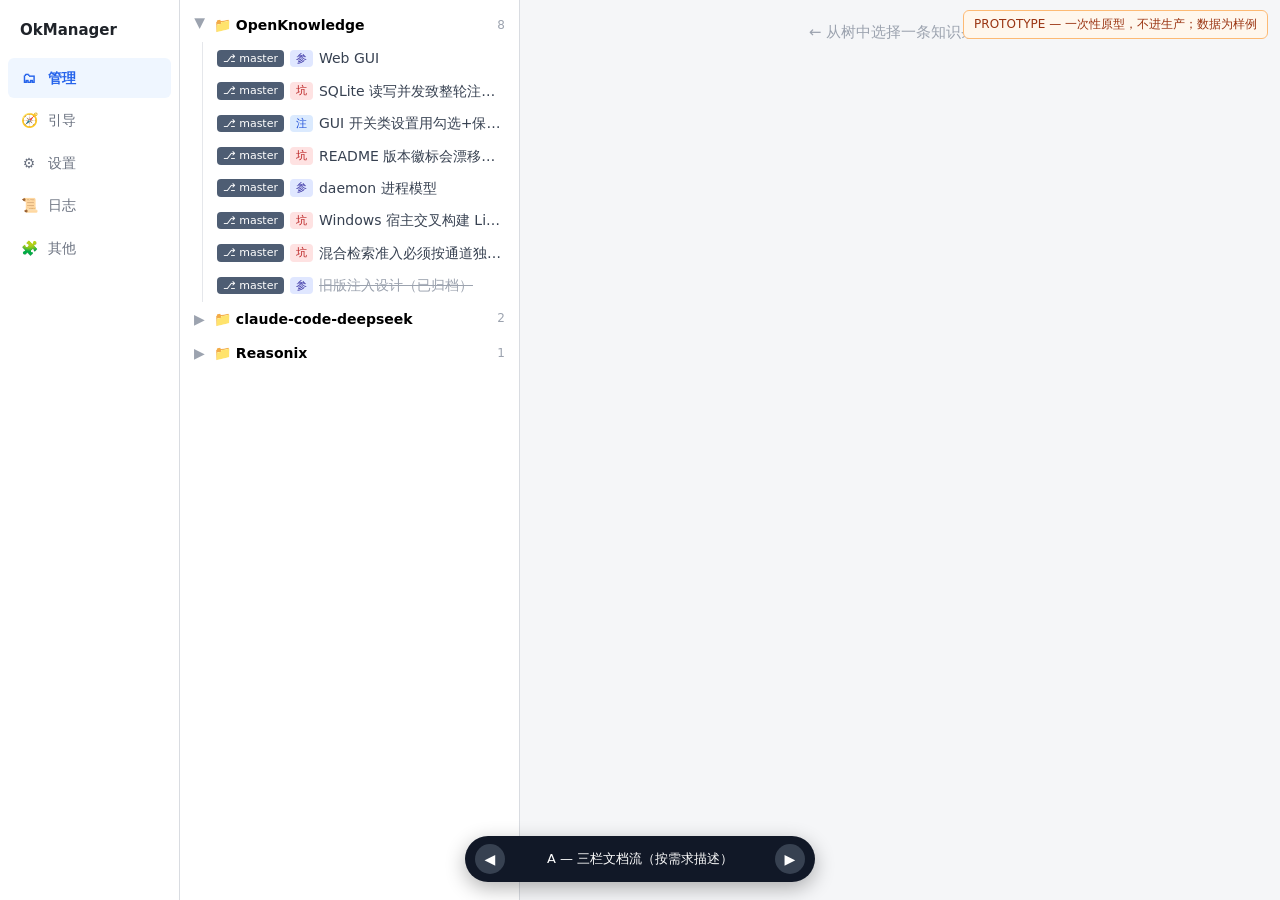
<file: docs/prototypes/prototype-manager.html>
<!DOCTYPE html>
<html lang="zh-CN">
<head>
<meta charset="utf-8">
<title>PROTOTYPE · OkManager 配置中心管理页三变体</title>
<!--
  一次性原型（throwaway）：回答「独立配置中心（xxxManager）的管理页长什么样」
  三个结构变体 ?variant=A|B|C，底部浮条或 ←/→ 切换。
    A — 三栏文档流（严格按需求描述：竖排菜单 / 项目树 / 详情文档流）
    B — 紧凑树 + sticky 属性卡（树让位、详情元信息卡片化）
    C — 深色工作台（activity bar 菜单 + 面包屑 + 键值元信息条）
  固定要素（用户需求，不在变体间变化）：左菜单=管理/引导/设置/日志/其他；
  树两级（项目→.md 条目）；条目叶节点=分支徽标+类型徽标+标题；
  详情字段序=相对路径/文件名+大小+时间/标题/tags+mandatory/摘要/markdown 正文。
  数据为手工样例（OpenKnowledge 项目为真实条目节选）。色板沿用 web/style.css
  与知识库既定约定：born 徽标实心 #4E5D73 白字；type 四色。
-->
<style>
  * { box-sizing:border-box; }
  html,body { height:100%; }
  body { margin:0; font:14px/1.6 system-ui,-apple-system,"Segoe UI","Microsoft YaHei",sans-serif; }
  button { font:inherit; }

  /* ---------- 浮条（三变体共用，显然不属于被评估设计） ---------- */
  #switcher { position:fixed; left:50%; bottom:18px; transform:translateX(-50%); background:#111827; color:#fff; border-radius:999px; padding:8px 10px; display:flex; gap:10px; align-items:center; box-shadow:0 6px 20px rgba(0,0,0,.3); font-size:13px; z-index:99; }
  #switcher button { background:#374151; color:#fff; border:none; border-radius:999px; width:30px; height:30px; cursor:pointer; font-size:14px; }
  #switcher button:hover { background:#4b5563; }
  #switcher .lbl { min-width:250px; text-align:center; }
  .proto-banner { position:fixed; top:10px; right:12px; z-index:99; background:#fff7ed; border:1px solid #fdba74; color:#9a3412; padding:4px 10px; border-radius:6px; font-size:12px; }

  /* ---------- 徽标（沿用现有约定） ---------- */
  .badge-born { background:#4E5D73; color:#fff; border-radius:4px; padding:0 6px; font-size:11px; white-space:nowrap; }
  .badge-type { border-radius:4px; padding:0 6px; font-size:11px; white-space:nowrap; }
  .t-pitfall   { background:#fee2e2; color:#b91c1c; }
  .t-note      { background:#dbeafe; color:#1d4ed8; }
  .t-rule      { background:#ede9fe; color:#6d28d9; }
  .t-reference { background:#e0e7ff; color:#3730a3; }
  .badge-mand  { background:#fef3c7; color:#92400e; border-radius:4px; padding:0 6px; font-size:11px; }
  .badge-draft { background:#f3f4f6; color:#6b7280; border:1px dashed #d1d5db; border-radius:4px; padding:0 6px; font-size:11px; }
  .badge-arch  { background:#f3f4f6; color:#9ca3af; border-radius:4px; padding:0 6px; font-size:11px; }
  .tag { background:#eef2f7; color:#475569; border-radius:4px; padding:0 6px; font-size:12px; }

  /* ================================================================
     变体 A — 三栏文档流（浅色，贴 web/style.css 视觉语言）
     ================================================================ */
  .a-root { display:flex; height:100vh; background:#f5f6f8; color:#1f2329; }
  .a-menu { width:180px; background:#fff; border-right:1px solid #d9dce1; padding:12px 8px; display:flex; flex-direction:column; gap:2px; }
  .a-brand { font-weight:700; font-size:15px; padding:6px 12px 14px; }
  .a-menu .mi { display:flex; align-items:center; gap:10px; padding:9px 12px; border-radius:6px; color:#6b7280; cursor:pointer; border:none; background:none; text-align:left; width:100%; }
  .a-menu .mi:hover { background:#f3f4f6; color:#1f2329; }
  .a-menu .mi.active { background:#eff6ff; color:#2563eb; font-weight:600; }
  .a-menu .ico { width:18px; text-align:center; }
  .a-tree { width:340px; background:#fff; border-right:1px solid #d9dce1; overflow-y:auto; padding:8px 6px; }
  .a-detail { flex:1; overflow-y:auto; padding:20px 28px 80px; }

  .tn-proj { display:flex; align-items:center; gap:6px; width:100%; border:none; background:none; padding:6px 8px; border-radius:6px; cursor:pointer; font-weight:600; text-align:left; }
  .tn-proj:hover { background:#f3f4f6; }
  .tn-proj .caret { width:14px; color:#9ca3af; transition:transform .12s; }
  .tn-proj.open .caret { transform:rotate(90deg); }
  .tn-proj .cnt { margin-left:auto; color:#9ca3af; font-size:12px; font-weight:400; }
  .tn-kids { margin-left:16px; border-left:1px solid #e5e7eb; padding-left:6px; }
  .tn-leaf { display:flex; align-items:center; gap:6px; width:100%; border:none; background:none; padding:5px 8px; border-radius:6px; cursor:pointer; text-align:left; color:#374151; }
  .tn-leaf:hover { background:#f3f4f6; }
  .tn-leaf.sel { background:#eff6ff; color:#1d4ed8; }
  .tn-leaf .ttl { overflow:hidden; text-overflow:ellipsis; white-space:nowrap; }
  .tn-leaf.archived .ttl { color:#9ca3af; text-decoration:line-through; }

  .d-path { font:12px/1.5 "Cascadia Code",Consolas,monospace; color:#6b7280; }
  .d-filemeta { color:#6b7280; font-size:13px; margin-top:2px; }
  .d-filemeta b { color:#1f2329; font-weight:600; }
  .d-title { font-size:20px; margin:10px 0 6px; }
  .d-attrs { display:flex; gap:6px; flex-wrap:wrap; align-items:center; margin-bottom:10px; }
  .d-summary { background:#fff; border:1px solid #d9dce1; border-left:3px solid #2563eb; border-radius:6px; padding:10px 14px; color:#374151; margin-bottom:16px; }
  .d-body { background:#fff; border:1px solid #d9dce1; border-radius:8px; padding:18px 22px; }

  /* markdown 正文（三变体共用类） */
  .md h1 { font-size:18px; margin:18px 0 8px; }
  .md h2 { font-size:16px; margin:16px 0 6px; }
  .md h3 { font-size:14px; margin:14px 0 6px; }
  .md p { margin:8px 0; }
  .md code { background:#f1f5f9; border-radius:4px; padding:1px 5px; font:13px "Cascadia Code",Consolas,monospace; }
  .md pre { background:#14171f; color:#d6dae4; border-radius:8px; padding:12px 14px; overflow-x:auto; }
  .md pre code { background:none; color:inherit; padding:0; }
  .md ul,.md ol { margin:8px 0; padding-left:24px; }
  .md blockquote { margin:8px 0; padding:4px 14px; border-left:3px solid #d9dce1; color:#6b7280; }

  /* ================================================================
     变体 B — 紧凑树 + sticky 属性卡（树让位给详情，元信息卡片化）
     ================================================================ */
  .b-root { display:flex; height:100vh; background:#eef0f3; color:#1f2329; }
  .b-menu { width:56px; background:#1f2430; display:flex; flex-direction:column; align-items:center; padding:10px 0; gap:4px; }
  .b-menu .mi { width:44px; height:44px; border:none; background:none; color:#8a8f9c; border-radius:8px; cursor:pointer; font-size:17px; position:relative; }
  .b-menu .mi:hover { background:#2d3340; color:#fff; }
  .b-menu .mi.active { background:#2563eb; color:#fff; }
  .b-menu .mi .tip { position:absolute; left:52px; top:50%; transform:translateY(-50%); background:#111827; color:#fff; font-size:12px; padding:3px 10px; border-radius:4px; white-space:nowrap; display:none; }
  .b-menu .mi:hover .tip { display:block; }
  .b-tree { width:270px; background:#fff; border-right:1px solid #d9dce1; display:flex; flex-direction:column; }
  .b-tree .search { margin:10px; padding:6px 10px; border:1px solid #d9dce1; border-radius:6px; width:calc(100% - 20px); }
  .b-tree .scroll { overflow-y:auto; flex:1; padding:0 6px 10px; }
  .b-leaf { display:block; width:100%; border:none; background:none; text-align:left; padding:6px 8px; border-radius:6px; cursor:pointer; }
  .b-leaf:hover { background:#f3f4f6; }
  .b-leaf.sel { background:#eff6ff; box-shadow:inset 2px 0 0 #2563eb; }
  .b-leaf .l1 { display:flex; gap:5px; align-items:center; }
  .b-leaf .t2 { display:block; font-size:13px; color:#1f2329; overflow:hidden; text-overflow:ellipsis; white-space:nowrap; margin-top:1px; }
  .b-detail { flex:1; overflow-y:auto; padding:18px 26px 80px; }
  .b-card { position:sticky; top:0; z-index:5; background:#fff; border:1px solid #d9dce1; border-radius:10px; box-shadow:0 2px 10px rgba(0,0,0,.05); padding:14px 18px; margin-bottom:16px; }
  .b-card table { border-collapse:collapse; font-size:13px; }
  .b-card td { padding:2px 14px 2px 0; vertical-align:top; }
  .b-card td.k { color:#6b7280; white-space:nowrap; }
  .b-body { max-width:760px; margin:0 auto; background:#fff; border:1px solid #d9dce1; border-radius:10px; padding:20px 28px; }

  /* ================================================================
     变体 C — 深色工作台（activity bar + 面包屑 + 键值元信息条）
     ================================================================ */
  .c-root { display:flex; height:100vh; background:#14171f; color:#d6dae4; }
  .c-menu { width:60px; background:#0f1218; border-right:1px solid #262c38; display:flex; flex-direction:column; align-items:center; padding:12px 0; gap:6px; }
  .c-menu .mi { width:44px; height:44px; border:none; background:none; color:#6b7280; border-radius:8px; cursor:pointer; font-size:17px; border-left:2px solid transparent; }
  .c-menu .mi:hover { color:#fff; }
  .c-menu .mi.active { color:#79b8ff; border-left-color:#79b8ff; background:#1a1f2a; }
  .c-tree { width:300px; background:#171b24; border-right:1px solid #262c38; overflow-y:auto; padding:10px 8px; }
  .c-tn-proj { display:flex; align-items:center; gap:6px; width:100%; border:none; background:none; color:#d6dae4; padding:7px 8px; border-radius:6px; cursor:pointer; font-weight:600; text-align:left; }
  .c-tn-proj:hover { background:#1f2430; }
  .c-tn-kids { margin-left:15px; border-left:1px solid #2b3242; padding-left:6px; }
  .c-tn-leaf { display:flex; align-items:center; gap:6px; width:100%; border:none; background:none; color:#aab2c0; padding:5px 8px; border-radius:6px; cursor:pointer; text-align:left; }
  .c-tn-leaf:hover { background:#1f2430; color:#fff; }
  .c-tn-leaf.sel { background:#24304a; color:#79b8ff; }
  .c-tn-leaf .ttl { overflow:hidden; text-overflow:ellipsis; white-space:nowrap; }
  .c-detail { flex:1; overflow-y:auto; padding:16px 24px 80px; }
  .c-crumb { font-size:12px; color:#6b7280; margin-bottom:10px; }
  .c-crumb b { color:#aab2c0; font-weight:600; }
  .c-meta { display:flex; gap:18px; flex-wrap:wrap; background:#1a1f2a; border:1px solid #262c38; border-radius:8px; padding:10px 16px; font-size:12px; margin-bottom:14px; }
  .c-meta .kv b { display:block; color:#6b7280; font-weight:400; font-size:11px; }
  .c-meta .kv span { color:#d6dae4; }
  .c-title { font-size:19px; margin:4px 0 8px; color:#fff; }
  .c-summary { color:#8a8f9c; border-left:3px solid #79b8ff; padding:4px 12px; margin-bottom:16px; }
  .c-body { background:#1a1f2a; border:1px solid #262c38; border-radius:8px; padding:18px 22px; }
  .c-body.md code, .c-body .md code { background:#0f1218; color:#7ee787; }
  .c-root .md pre { background:#0f1218; border:1px solid #262c38; }

  .placeholder { flex:1; display:flex; align-items:center; justify-content:center; color:#9ca3af; font-size:15px; }
</style>
</head>
<body>

<div class="proto-banner">PROTOTYPE — 一次性原型，不进生产；数据为样例</div>

<div id="app"></div>

<div id="switcher">
  <button id="prev" title="上一变体 (←)">◀</button>
  <span class="lbl" id="lbl"></span>
  <button id="next" title="下一变体 (→)">▶</button>
</div>

<script>
"use strict";
/* ================= 样例数据（OpenKnowledge 为真实条目节选） ================= */
const PROJECTS = [
  { name:"OpenKnowledge", root:"D:\\develop\\OpenKnowledge", entries:[
    { file:"knowledge/Web-GUI.md", title:"Web GUI", type:"reference", born:"master",
      tags:["wiki","gui"], mandatory:false, draft:false, archived:false,
      size:"4.6 KB", mtime:"2026-08-17 21:34",
      summary:"四标签 SPA：管理/引导/其他/日志；v2.18.2 管理页归档入口；v2.17 门控卡片；v2.8 双徽标/谱系行；v2.9.0 删除项目知识库",
      body:"单页 SPA（`web/index.html` + `web/app.js` + `web/style.css`，随 exe 分发到 exe 旁 `web/` 目录，daemon 每次请求实时读盘、`Cache-Control: no-cache`），四个标签页：管理、引导、其他、日志。\n\n- **管理**：条目列表（时间排序/筛选/分页）、草稿批准、项目切换；所有请求带 token 认证。\n- **引导**：agents 下拉、hook 超时卡、embedding 配置、泛化门控卡。\n- **其他**：数据导出/导入（zip 备份）、版本显示、更新日志常驻入口。\n- **日志**：三来源实时日志查看器，2 秒轮询，只读。\n\n打开方式：`ok gui` 起 HTTP 服务后 `--app=` 模式开浏览器。" },
    { file:"knowledge/SQLite-读写并发致整轮注入静默跳过：开-WAL-+-NORMAL.md", title:"SQLite 读写并发致整轮注入静默跳过：开 WAL + NORMAL", type:"pitfall", born:"master",
      tags:["sqlite","WAL","并发","注入"], mandatory:true, draft:false, archived:false,
      size:"1.8 KB", mtime:"2026-08-02 10:12",
      summary:"kb.db 读写并发下 hook 注入整轮静默跳过；开 WAL + synchronous=NORMAL 后消失",
      body:"hook 注入偶发整轮静默跳过，无报错。定位为 kb.db 读写并发：`index` 写事务与 `retrieve` 读相互阻塞，busy 超时后直接返回空。\n\n修复：\n\n```\nPRAGMA journal_mode=WAL;\nPRAGMA synchronous=NORMAL;\nPRAGMA busy_timeout=3000;\n```\n\n**教训**：SQLite 多进程读写必须开 WAL，默认 rollback journal 下读写互斥。" },
    { file:"knowledge/GUI-开关类设置用勾选+保存按钮两段式，不用-change-即存.md", title:"GUI 开关类设置用勾选+保存按钮两段式，不用 change 即存", type:"note", born:"master",
      tags:["gui","交互约定"], mandatory:false, draft:false, archived:false,
      size:"0.9 KB", mtime:"2026-07-30 15:02",
      summary:"引导页开关统一勾选+保存按钮两段式（首例泛化门控），即存模式误触无反悔",
      body:"引导页的开关类设置统一为**勾选 + 保存按钮**两段式，不用 change 即存。首例：泛化门控。\n\n理由：即存模式下误触无反悔窗口，用户甚至意识不到状态已改。" },
    { file:"knowledge/README-版本徽标会漂移：bump-时须跑-scriptssync-version.sh.md", title:"README 版本徽标会漂移：bump 时须跑 scripts/sync-version.sh", type:"pitfall", born:"master",
      tags:["发布","版本号","README"], mandatory:true, draft:false, archived:false,
      size:"1.1 KB", mtime:"2026-07-25 09:40",
      summary:"版本徽标/引用会漂移（README + 官网 site）：bump 时须跑 scripts/sync-version.sh；pre-push 钩子已兜底",
      body:"版本号 bump 后 README 徽标与 `site/` 官网引用不会自动跟随，曾发布出徽标落后的包。\n\n纪律：bump 时必跑 `scripts/sync-version.sh`；pre-push 钩子已加兜底校验。" },
    { file:"knowledge/daemon-进程模型.md", title:"daemon 进程模型", type:"reference", born:"master",
      tags:["daemon","架构"], mandatory:false, draft:false, archived:false,
      size:"2.3 KB", mtime:"2026-08-10 18:20",
      summary:"单实例端口即锁；daemon.json 凭证 + fingerprint 版本自检；hook 优先转发 daemon",
      body:"`ok daemon` 以单实例运行：默认端口 17888 即锁，第二实例发现健康 daemon 即退出 0。\n\n- 凭证：`~/.openknowledge/daemon.json`（PID/port/token/fingerprint）\n- 自省：15s 一轮，daemon.json 丢失或易主自动退出\n- hook 路径优先转发 daemon，daemon 不在则本地处理并后台拉起" },
    { file:"knowledge/Windows-宿主交叉构建-Linux-包：chmod-静默无效，权限位必须显式钉.md", title:"Windows 宿主交叉构建 Linux 包：chmod 静默无效，权限位必须显式钉", type:"pitfall", born:"master",
      tags:["构建","跨平台","发布"], mandatory:false, draft:false, archived:false,
      size:"1.5 KB", mtime:"2026-08-06 14:55",
      summary:"Windows git-bash noacl 挂载下 chmod 静默失效，tar/nfpm 继承 0644；两段式 tar --mode 钉权限 + verify 断言 mode",
      body:"Windows 宿主上交叉构建 Linux 包时，git-bash 的 noacl 挂载让 `chmod` **静默失效**，产物权限全是 0644。\n\n对策：两段式 `tar --mode` 显式钉权限位，verify 脚本断言 mode。" },
    { file:"knowledge/混合检索准入必须按通道独立判定.md", title:"混合检索准入必须按通道独立判定", type:"pitfall", born:"master",
      tags:["检索","混合检索","阈值"], mandatory:false, draft:true, archived:false,
      size:"1.2 KB", mtime:"2026-08-15 11:08",
      summary:"同域语料余弦基线会顶穿总分阈值；关键词与向量通道必须各自过准入",
      body:"混合检索中，同域语料的向量余弦基线天然偏高，会把总分顶穿阈值，导致弱相关条目注入。\n\n准入必须**按通道独立判定**，再融合排序。" },
    { file:"knowledge/旧版注入设计.md", title:"旧版注入设计（已归档）", type:"reference", born:"master",
      tags:["注入","历史"], mandatory:false, draft:false, archived:true,
      size:"3.0 KB", mtime:"2026-06-01 08:30",
      summary:"v1 注入设计存档：单通道关键词检索，已被混合检索取代",
      body:"（归档条目）v1 时代的注入设计，仅供考古。" },
  ]},
  { name:"claude-code-deepseek", root:"D:\\develop\\claude-code-deepseek", entries:[
    { file:"knowledge/DeepSeek-API-超时重试策略.md", title:"DeepSeek API 超时重试策略", type:"note", born:"main",
      tags:["api","超时"], mandatory:false, draft:false, archived:false,
      size:"1.0 KB", mtime:"2026-08-12 20:11",
      summary:"流式首字节 30s 超时；重试仅对连接错误，不对 4xx",
      body:"DeepSeek 流式接口按**首字节**计 30s 超时；重试只针对连接错误，4xx 直接抛给上层。" },
    { file:"knowledge/guest-kongball.md", title:"guest-kongball 会话记忆", type:"reference", born:"main",
      tags:["memory","guest"], mandatory:false, draft:false, archived:false,
      size:"2.1 KB", mtime:"2026-08-11 09:26",
      summary:"guest-kongball 会话的偏好与上下文记忆",
      body:"guest-kongball 会话沉淀：偏好中文回复、表格输出；关注 token 成本。" },
  ]},
  { name:"Reasonix", root:"D:\\develop\\Reasonix", entries:[
    { file:"knowledge/Reasonix-扩展-SDK：拦截器-err-非-nil-会吞掉-Continue.md", title:"Reasonix 扩展 SDK：拦截器 err 非 nil 会吞掉 Continue", type:"pitfall", born:"master",
      tags:["reasonix","sidecar","fail-open"], mandatory:true, draft:false, archived:false,
      size:"1.3 KB", mtime:"2026-08-09 16:47",
      summary:"sidecar 拦截器返回 err 非 nil 时宿主吞掉 Continue 决策，必须 fail-open",
      body:"Reasonix sidecar 协议里，拦截器返回 `err != nil` 时宿主会吞掉 `Continue` 决策——放行语义丢失。\n\n扩展必须 **fail-open**：任何内部错误都映射为 Continue。" },
  ]},
];

const TYPE_LABEL = { pitfall:"坑", note:"注", rule:"规", reference:"参" };
const MENUS = [
  { key:"manage", ico:"🗂", label:"管理" },
  { key:"setup",  ico:"🧭", label:"引导" },
  { key:"prefs",  ico:"⚙️", label:"设置" },
  { key:"logs",   ico:"📜", label:"日志" },
  { key:"misc",   ico:"🧩", label:"其他" },
];

/* ================= 极简 markdown 渲染（标题/列表/粗体/行内代码/代码块） ================= */
function esc(s){ return s.replace(/&/g,"&amp;").replace(/</g,"&lt;").replace(/>/g,"&gt;"); }
function inline(s){
  return esc(s)
    .replace(/`([^`]+)`/g,"<code>$1</code>")
    .replace(/\*\*([^*]+)\*\*/g,"<b>$1</b>");
}
function renderMd(src){
  const lines = src.split("\n"); let html="", i=0;
  while(i<lines.length){
    const l = lines[i];
    if(l.startsWith("```")){
      let buf=[]; i++;
      while(i<lines.length && !lines[i].startsWith("```")) buf.push(lines[i++]);
      i++; html += "<pre><code>"+esc(buf.join("\n"))+"</code></pre>"; continue;
    }
    const h = l.match(/^(#{1,3})\s+(.*)/);
    if(h){ html += "<h"+h[1].length+">"+inline(h[2])+"</h"+h[1].length+">"; i++; continue; }
    if(/^\s*[-*]\s+/.test(l)){
      let items=[];
      while(i<lines.length && /^\s*[-*]\s+/.test(lines[i])) items.push(lines[i++].replace(/^\s*[-*]\s+/,""));
      html += "<ul>"+items.map(x=>"<li>"+inline(x)+"</li>").join("")+"</ul>"; continue;
    }
    if(l.trim()===""){ i++; continue; }
    html += "<p>"+inline(l)+"</p>"; i++;
  }
  return html;
}

/* ================= 状态 ================= */
const state = { menu:"manage", open:{ "OpenKnowledge":true }, sel:null };

function badges(e){
  let s = '<span class="badge-born" title="出生分支">⎇ '+e.born+'</span>'
        + '<span class="badge-type t-'+e.type+'" title="类型 '+e.type+'">'+TYPE_LABEL[e.type]+'</span>';
  return s;
}
function detailAttrs(e){
  let s = e.tags.map(t=>'<span class="tag">'+esc(t)+'</span>').join("");
  s += e.mandatory ? '<span class="badge-mand">★ mandatory</span>' : '<span class="tag" style="opacity:.6">非 mandatory</span>';
  if(e.draft) s += '<span class="badge-draft">草稿</span>';
  if(e.archived) s += '<span class="badge-arch">已归档</span>';
  return s;
}

/* ================= 变体 A — 三栏文档流 ================= */
function renderA(){
  const r = el("div","a-root");
  // 菜单
  const menu = el("div","a-menu");
  menu.appendChild(Object.assign(el("div","a-brand"),{textContent:"OkManager"}));
  MENUS.forEach(m=>{
    const b = el("button","mi"+(state.menu===m.key?" active":""));
    b.innerHTML = '<span class="ico">'+m.ico+'</span>'+m.label;
    b.onclick = ()=>{ state.menu=m.key; draw(); };
    menu.appendChild(b);
  });
  r.appendChild(menu);
  if(state.menu!=="manage"){ r.appendChild(placeholder("「"+MENUS.find(m=>m.key===state.menu).label+"」页原型未实现 —— 本次只评管理页")); return r; }
  // 树
  const tree = el("div","a-tree");
  PROJECTS.forEach(p=>{
    const open = !!state.open[p.name];
    const pj = el("button","tn-proj"+(open?" open":""));
    pj.innerHTML = '<span class="caret">▶</span>📁 '+esc(p.name)+'<span class="cnt">'+p.entries.length+'</span>';
    pj.title = p.root;
    pj.onclick = ()=>{ state.open[p.name]=!open; draw(); };
    tree.appendChild(pj);
    if(open){
      const kids = el("div","tn-kids");
      p.entries.forEach(e=>{
        const leaf = el("button","tn-leaf"+(state.sel===e?" sel":"")+(e.archived?" archived":""));
        leaf.innerHTML = badges(e)+'<span class="ttl">'+esc(e.title)+'</span>';
        leaf.onclick = ()=>{ state.sel=e; draw(); };
        kids.appendChild(leaf);
      });
      tree.appendChild(kids);
    }
  });
  r.appendChild(tree);
  // 详情
  const d = el("div","a-detail");
  const e = state.sel;
  if(!e){ d.appendChild(placeholder("← 从树中选择一条知识条目")); }
  else{
    d.appendChild(Object.assign(el("div","d-path"),{textContent:projOf(e).root+"\\"+e.file.replace(/\//g,"\\")}));
    const fm = el("div","d-filemeta");
    fm.innerHTML = "<b>"+esc(e.file.split("/").pop())+"</b> · "+e.size+" · 修改于 "+e.mtime;
    d.appendChild(fm);
    d.appendChild(Object.assign(el("h1","d-title"),{textContent:e.title}));
    const at = el("div","d-attrs"); at.innerHTML = detailAttrs(e); d.appendChild(at);
    const sm = el("div","d-summary"); sm.textContent = e.summary; d.appendChild(sm);
    const bd = el("div","d-body md"); bd.innerHTML = renderMd(e.body); d.appendChild(bd);
  }
  r.appendChild(d);
  return r;
}

/* ================= 变体 B — 紧凑树 + sticky 属性卡 ================= */
function renderB(){
  const r = el("div","b-root");
  const menu = el("div","b-menu");
  MENUS.forEach(m=>{
    const b = el("button","mi"+(state.menu===m.key?" active":""));
    b.innerHTML = m.ico+'<span class="tip">'+m.label+'</span>';
    b.onclick = ()=>{ state.menu=m.key; draw(); };
    menu.appendChild(b);
  });
  r.appendChild(menu);
  if(state.menu!=="manage"){ r.appendChild(placeholder("「"+MENUS.find(m=>m.key===state.menu).label+"」页原型未实现 —— 本次只评管理页")); return r; }
  const tree = el("div","b-tree");
  const search = el("input","search"); search.placeholder="🔍 过滤条目…";
  search.oninput = ()=>{ state.q = search.value; drawB(tree, search.value); };
  tree.appendChild(search);
  const scroll = el("div","scroll"); tree.appendChild(scroll);
  r.appendChild(tree);
  drawBEntries(scroll, "");
  const d = el("div","b-detail"); d.id="b-detail";
  r.appendChild(d);
  renderBDetail(d);
  // draw 后保持树内容
  requestAnimationFrame(()=>drawBEntries(scroll, state.q||""));
  return r;

  function drawB(treeEl, q){ drawBEntries(treeEl.querySelector(".scroll"), q); }
}
function drawBEntries(scroll, q){
  scroll.innerHTML="";
  q = (q||"").toLowerCase();
  PROJECTS.forEach(p=>{
    const list = p.entries.filter(e=>!q || e.title.toLowerCase().includes(q));
    if(!list.length) return;
    const open = state.open[p.name]!==false && (q? true : !!state.open[p.name]);
    const pj = el("button","tn-proj"+(open?" open":""));
    pj.innerHTML = '<span class="caret">▶</span>📁 '+esc(p.name)+'<span class="cnt">'+list.length+'</span>';
    pj.onclick = ()=>{ state.open[p.name]=!open; draw(); };
    scroll.appendChild(pj);
    if(open){
      const kids = el("div","tn-kids");
      list.forEach(e=>{
        const leaf = el("button","b-leaf"+(state.sel===e?" sel":""));
        leaf.innerHTML = '<span class="l1">'+badges(e)
          +(e.mandatory?'<span class="badge-mand">★</span>':"")
          +(e.draft?'<span class="badge-draft">草</span>':"")+'</span>'
          +'<span class="t2">'+esc(e.title)+'</span>';
        leaf.onclick = ()=>{ state.sel=e; draw(); };
        kids.appendChild(leaf);
      });
      scroll.appendChild(kids);
    }
  });
}
function renderBDetail(d){
  const e = state.sel;
  if(!e){ d.appendChild(placeholder("← 从树中选择一条知识条目")); return; }
  const card = el("div","b-card");
  card.innerHTML = '<table>'
    +'<tr><td class="k">路径</td><td style="font-family:Consolas,monospace;font-size:12px">'+esc(projOf(e).root+"\\"+e.file.replace(/\//g,"\\"))+'</td></tr>'
    +'<tr><td class="k">文件</td><td>'+esc(e.file.split("/").pop())+" · "+e.size+" · 修改于 "+e.mtime+'</td></tr>'
    +'<tr><td class="k">标题</td><td style="font-size:15px;font-weight:600">'+esc(e.title)+'</td></tr>'
    +'<tr><td class="k">属性</td><td>'+detailAttrs(e)+'</td></tr>'
    +'<tr><td class="k">摘要</td><td>'+esc(e.summary)+'</td></tr>'
    +'</table>';
  d.appendChild(card);
  const bd = el("div","b-body md"); bd.innerHTML = renderMd(e.body); d.appendChild(bd);
}

/* ================= 变体 C — 深色工作台 ================= */
function renderC(){
  const r = el("div","c-root");
  const menu = el("div","c-menu");
  MENUS.forEach(m=>{
    const b = el("button","mi"+(state.menu===m.key?" active":""));
    b.textContent = m.ico; b.title = m.label;
    b.onclick = ()=>{ state.menu=m.key; draw(); };
    menu.appendChild(b);
  });
  r.appendChild(menu);
  if(state.menu!=="manage"){ const ph=placeholder("「"+MENUS.find(m=>m.key===state.menu).label+"」页原型未实现 —— 本次只评管理页"); ph.style.color="#6b7280"; r.appendChild(ph); return r; }
  const tree = el("div","c-tree");
  PROJECTS.forEach(p=>{
    const open = !!state.open[p.name];
    const pj = el("button","c-tn-proj");
    pj.innerHTML = '<span class="caret">'+(open?"▾":"▸")+'</span>📁 '+esc(p.name);
    pj.onclick = ()=>{ state.open[p.name]=!open; draw(); };
    tree.appendChild(pj);
    if(open){
      const kids = el("div","c-tn-kids");
      p.entries.forEach(e=>{
        const leaf = el("button","c-tn-leaf"+(state.sel===e?" sel":""));
        leaf.innerHTML = badges(e)+'<span class="ttl">'+esc(e.title)+'</span>';
        leaf.onclick = ()=>{ state.sel=e; draw(); };
        kids.appendChild(leaf);
      });
      tree.appendChild(kids);
    }
  });
  r.appendChild(tree);
  const d = el("div","c-detail");
  const e = state.sel;
  if(!e){ const ph=placeholder("← 从树中选择一条知识条目"); ph.style.color="#6b7280"; d.appendChild(ph); }
  else{
    const p = projOf(e);
    const crumb = el("div","c-crumb");
    crumb.innerHTML = "<b>"+esc(p.name)+"</b> / "+esc(e.file);
    d.appendChild(crumb);
    d.appendChild(Object.assign(el("h1","c-title"),{textContent:e.title}));
    const meta = el("div","c-meta");
    meta.innerHTML = '<div class="kv"><b>文件</b><span>'+esc(e.file.split("/").pop())+'</span></div>'
      +'<div class="kv"><b>大小</b><span>'+e.size+'</span></div>'
      +'<div class="kv"><b>修改时间</b><span>'+e.mtime+'</span></div>'
      +'<div class="kv"><b>属性</b><span>'+detailAttrs(e)+'</span></div>';
    d.appendChild(meta);
    const sm = el("div","c-summary"); sm.textContent = e.summary; d.appendChild(sm);
    const bd = el("div","c-body md"); bd.innerHTML = renderMd(e.body); d.appendChild(bd);
  }
  r.appendChild(d);
  return r;
}

/* ================= 骨架 ================= */
function el(tag, cls){ const n=document.createElement(tag); if(cls) n.className=cls; return n; }
function placeholder(t){ const p=el("div","placeholder"); p.textContent=t; return p; }
function projOf(entry){ return PROJECTS.find(p=>p.entries.includes(entry)); }

const VARIANTS = [
  { key:"A", name:"三栏文档流（按需求描述）", render:renderA },
  { key:"B", name:"紧凑树 + sticky 属性卡",   render:renderB },
  { key:"C", name:"深色工作台",               render:renderC },
];
function currentVariant(){
  const v = new URLSearchParams(location.search).get("variant");
  return VARIANTS.find(x=>x.key===v) || VARIANTS[0];
}
function setVariant(key){
  const u = new URL(location.href); u.searchParams.set("variant", key);
  history.replaceState(null,"",u); draw();
}
function draw(){
  const v = currentVariant();
  document.getElementById("lbl").textContent = v.key+" — "+v.name;
  const app = document.getElementById("app");
  app.innerHTML=""; app.appendChild(v.render());
}
function step(dir){
  const i = VARIANTS.indexOf(currentVariant());
  setVariant(VARIANTS[(i+dir+VARIANTS.length)%VARIANTS.length].key);
}
document.getElementById("prev").onclick = ()=>step(-1);
document.getElementById("next").onclick = ()=>step(1);
document.addEventListener("keydown", ev=>{
  const t = ev.target;
  if(t && (t.tagName==="INPUT"||t.tagName==="TEXTAREA"||t.isContentEditable)) return;
  if(ev.key==="ArrowLeft") step(-1);
  if(ev.key==="ArrowRight") step(1);
});
draw();
</script>
</body>
</html>
</file>
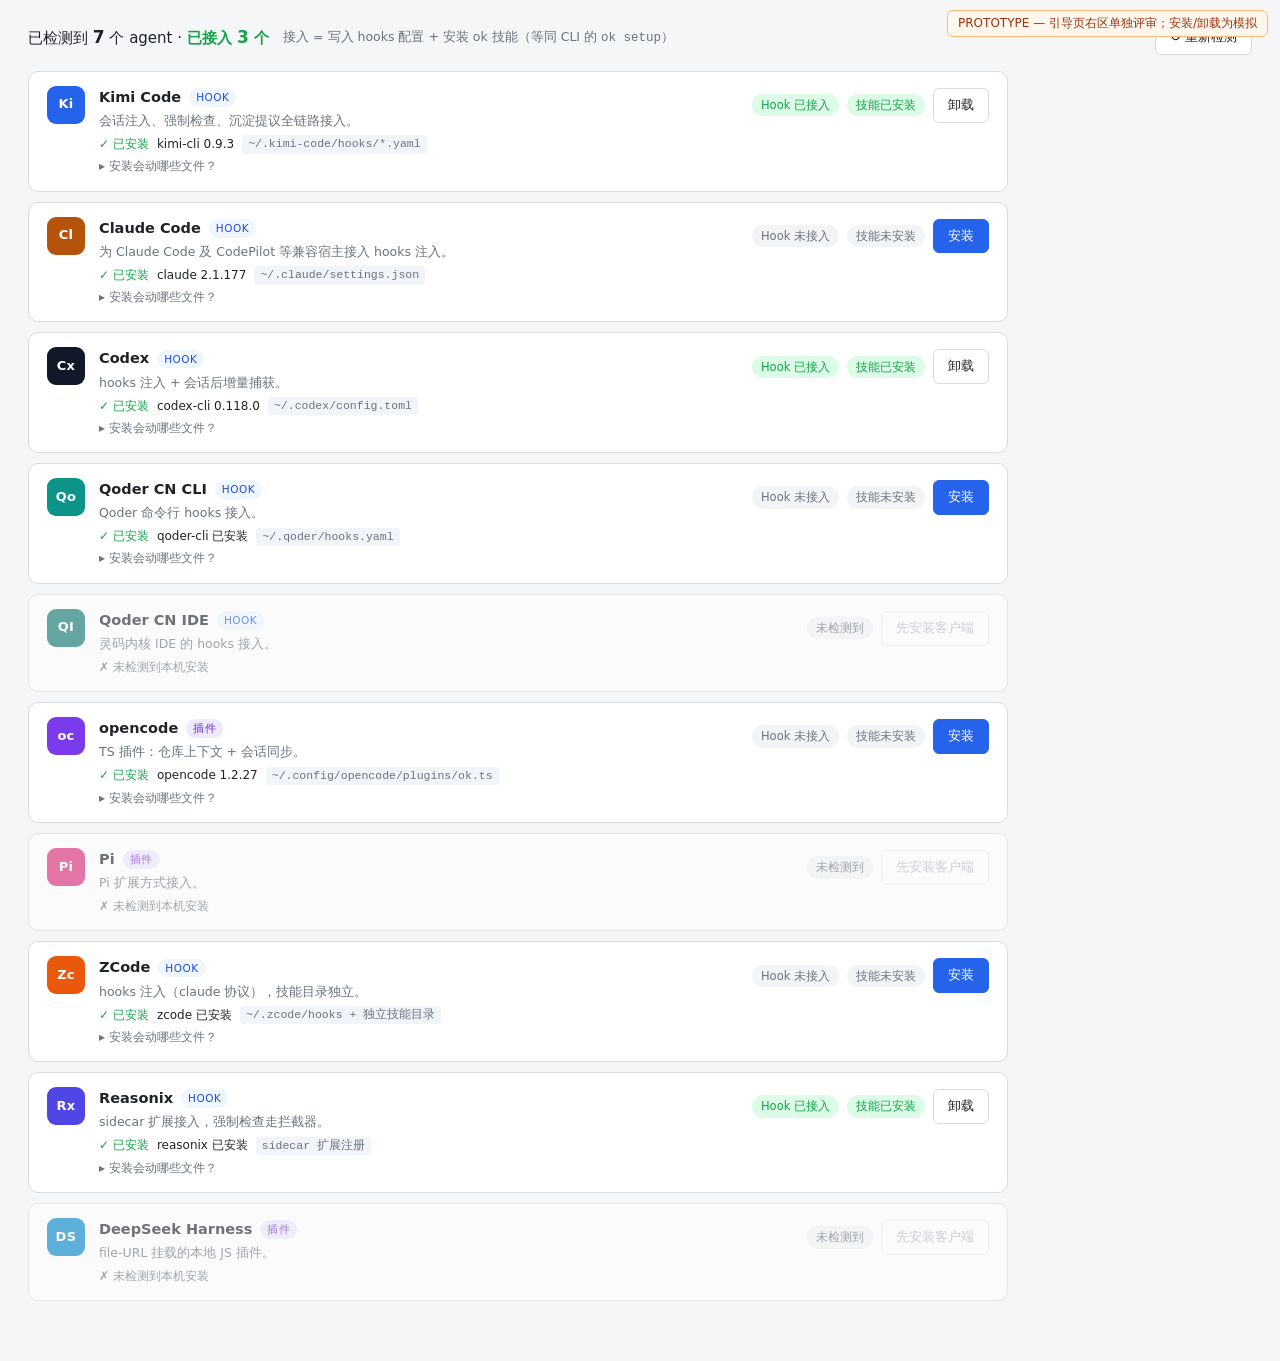
<file: docs/prototypes/prototype-setup.html>
<!DOCTYPE html>
<html lang="zh-CN">
<head>
<meta charset="utf-8">
<title>PROTOTYPE · OkManager 引导页右区（agent 接入卡片）</title>
<!--
  一次性原型（throwaway）：单独评审「引导」页右侧区域，通过后整合进 prototype-manager-v2.html。
  语义对照真实代码（internal/agentx）：
    - 已检测到 N = agentx.Detected() 数量；已接入 M = HooksInstalled() 为 true 的数量
    - 卡片按钮：未接入→「安装」（= cli.Setup 的写入 hooks + 安装技能）；
                已接入→「卸载」（= RemoveHooks + 移除技能）；
                未检测到→禁用「未检测到」
    - 接入形态徽标：Hook（kimi/claude/codex/qoder/qoder-ide/zcode/reasonix）
                    / 插件（opencode=TS 插件、pi=扩展、dsh=JS 插件）
  原型中的安装/卸载为内存模拟（800ms 假耗时），仅演示交互与状态翻转。
  视觉语言与 web/prototype-manager-v2.html 同一套 CSS 变量。
-->
<style>
  :root {
    --bg:#f5f6f8; --fg:#1f2329; --muted:#6b7280; --border:#d9dce1;
    --card:#ffffff; --primary:#2563eb; --sel-bg:#eff6ff; --sel-fg:#1d4ed8;
    --hover:#f3f4f6; --ok:#16a34a; --ok-bg:#dcfce7; --off-bg:#f3f4f6;
    --warn:#b45309; --code-bg:#f1f5f9;
  }
  * { box-sizing:border-box; }
  body { margin:0; font:14px/1.6 system-ui,-apple-system,"Segoe UI","Microsoft YaHei",sans-serif;
         background:var(--bg); color:var(--fg); padding:20px 28px 60px; }
  button { font:inherit; color:inherit; }
  .proto-banner { position:fixed; top:10px; right:12px; z-index:99; background:#fff7ed; border:1px solid #fdba74; color:#9a3412; padding:3px 10px; border-radius:6px; font-size:12px; }

  /* ---------- 页头：检测结论 + 重新检测 ---------- */
  .head { display:flex; align-items:center; gap:14px; margin-bottom:16px; flex-wrap:wrap; }
  .head .stat { font-size:15px; }
  .head .stat b { font-size:17px; }
  .head .stat .ok { color:var(--ok); font-weight:600; }
  .head .sub { color:var(--muted); font-size:12.5px; }
  .btn { padding:6px 14px; border:1px solid var(--border); border-radius:6px; background:var(--card);
         font-size:13px; cursor:pointer; display:inline-flex; align-items:center; gap:6px; }
  .btn:hover { border-color:var(--primary); color:var(--primary); }
  .btn:disabled { opacity:.5; cursor:not-allowed; border-color:var(--border); color:var(--muted); }
  .btn-primary { background:var(--primary); border-color:var(--primary); color:#fff; }
  .btn-primary:hover { color:#fff; filter:brightness(1.08); }
  .btn-danger:hover { border-color:#dc2626; color:#dc2626; }
  .head .btn { margin-left:auto; }

  /* ---------- agent 卡片（竖排） ---------- */
  .cards { display:flex; flex-direction:column; gap:10px; max-width:980px; }
  .acard { background:var(--card); border:1px solid var(--border); border-radius:10px;
           padding:14px 18px; display:flex; gap:14px; align-items:flex-start; }
  .acard.undetected { opacity:.62; }
  .aicon { width:38px; height:38px; border-radius:9px; flex:none; display:flex; align-items:center;
           justify-content:center; font-weight:700; font-size:13px; color:#fff; letter-spacing:.3px; }
  .amain { flex:1; min-width:0; }
  .arow1 { display:flex; align-items:center; gap:8px; flex-wrap:wrap; }
  .aname { font-weight:700; font-size:14.5px; }
  .akind { font-size:10.5px; padding:1px 7px; border-radius:999px; letter-spacing:.5px; }
  .k-hook   { background:var(--sel-bg); color:var(--sel-fg); }
  .k-plugin { background:#ede9fe; color:#6d28d9; }
  .adesc { color:var(--muted); font-size:12.5px; margin-top:2px; }
  .adetect { font-size:12px; margin-top:4px; display:flex; gap:8px; flex-wrap:wrap; align-items:center; }
  .adetect .path { font-family:Consolas,monospace; font-size:11.5px; color:var(--muted);
                   background:var(--code-bg); border-radius:4px; padding:0 6px; }
  .adetect .yes { color:var(--ok); }
  .adetect .no  { color:var(--muted); }
  /* 右侧：状态徽标 + 动作按钮 */
  .aside { display:flex; align-items:center; gap:8px; flex:none; padding-top:2px; flex-wrap:wrap; justify-content:flex-end; }
  .chip { font-size:11.5px; padding:2px 9px; border-radius:999px; white-space:nowrap; }
  .chip.on  { background:var(--ok-bg); color:var(--ok); }
  .chip.off { background:var(--off-bg); color:var(--muted); }
  /* 动作反馈行（安装/卸载后短暂可见） */
  .fb { font-size:12px; color:var(--ok); margin-top:4px; display:none; }
  .fb.show { display:block; }

  /* 展开的安装内容明细（原型里默认收起，点「明细」看会动哪些文件） */
  .detail-toggle { background:none; border:none; color:var(--muted); font-size:12px; cursor:pointer; padding:0; }
  .detail-toggle:hover { color:var(--primary); }
  .adetail { display:none; margin-top:6px; font-size:12px; color:var(--muted); background:var(--bg);
             border-radius:6px; padding:8px 12px; }
  .adetail.open { display:block; }
  .adetail code { background:var(--code-bg); border-radius:4px; padding:0 5px; font-size:11.5px; }
</style>
</head>
<body>

<div class="proto-banner">PROTOTYPE — 引导页右区单独评审；安装/卸载为模拟</div>

<div class="head">
  <div class="stat">已检测到 <b id="nDetected">-</b> 个 agent · <span class="ok">已接入 <b id="nHooked">-</b> 个</span></div>
  <div class="sub">接入 = 写入 hooks 配置 + 安装 ok 技能（等同 CLI 的 <code>ok setup</code>）</div>
  <button class="btn" id="redetect">↻ 重新检测</button>
</div>

<div class="cards" id="cards"></div>

<script>
"use strict";
/* 样例数据：10 个真实适配器（internal/agentx 注册表），detected/hooked/skills 为虚构状态 */
const AGENTS = [
  { id:"kimi",      name:"Kimi Code",   kind:"hook",   color:"#2563eb", abbr:"Ki",
    detected:true,  hooked:true,  skills:true,
    version:"kimi-cli 0.9.3", target:"~/.kimi-code/hooks/*.yaml",
    desc:"会话注入、强制检查、沉淀提议全链路接入。" },
  { id:"claude",    name:"Claude Code", kind:"hook",   color:"#b45309", abbr:"Cl",
    detected:true,  hooked:false, skills:false,
    version:"claude 2.1.177", target:"~/.claude/settings.json",
    desc:"为 Claude Code 及 CodePilot 等兼容宿主接入 hooks 注入。" },
  { id:"codex",     name:"Codex",       kind:"hook",   color:"#111827", abbr:"Cx",
    detected:true,  hooked:true,  skills:true,
    version:"codex-cli 0.118.0", target:"~/.codex/config.toml",
    desc:"hooks 注入 + 会话后增量捕获。" },
  { id:"qoder",     name:"Qoder CN CLI", kind:"hook",  color:"#0d9488", abbr:"Qo",
    detected:true,  hooked:false, skills:false,
    version:"qoder-cli 已安装", target:"~/.qoder/hooks.yaml",
    desc:"Qoder 命令行 hooks 接入。" },
  { id:"qoder-ide", name:"Qoder CN IDE", kind:"hook",  color:"#0f766e", abbr:"QI",
    detected:false, hooked:false, skills:false,
    version:"", target:"IDE 插件 hooks",
    desc:"灵码内核 IDE 的 hooks 接入。" },
  { id:"opencode",  name:"opencode",    kind:"plugin", color:"#7c3aed", abbr:"oc",
    detected:true,  hooked:false, skills:false,
    version:"opencode 1.2.27", target:"~/.config/opencode/plugins/ok.ts",
    desc:"TS 插件：仓库上下文 + 会话同步。" },
  { id:"pi",        name:"Pi",          kind:"plugin", color:"#db2777", abbr:"Pi",
    detected:false, hooked:false, skills:false,
    version:"", target:"Pi 扩展目录",
    desc:"Pi 扩展方式接入。" },
  { id:"zcode",     name:"ZCode",       kind:"hook",   color:"#ea580c", abbr:"Zc",
    detected:true,  hooked:false, skills:false,
    version:"zcode 已安装", target:"~/.zcode/hooks + 独立技能目录",
    desc:"hooks 注入（claude 协议），技能目录独立。" },
  { id:"reasonix",  name:"Reasonix",    kind:"hook",   color:"#4f46e5", abbr:"Rx",
    detected:true,  hooked:true,  skills:true,
    version:"reasonix 已安装", target:"sidecar 扩展注册",
    desc:"sidecar 扩展接入，强制检查走拦截器。" },
  { id:"dsh",       name:"DeepSeek Harness", kind:"plugin", color:"#0284c7", abbr:"DS",
    detected:false, hooked:false, skills:false,
    version:"", target:"DSH 本地插件目录",
    desc:"file-URL 挂载的本地 JS 插件。" },
];

const state = Object.fromEntries(AGENTS.map(a=>[a.id,{hooked:a.hooked, skills:a.skills, busy:false, open:false}]));

function el(tag, cls){ const n=document.createElement(tag); if(cls) n.className=cls; return n; }
function esc(s){ return s.replace(/&/g,"&amp;").replace(/</g,"&lt;").replace(/>/g,"&gt;"); }

function refreshCounts(){
  document.getElementById("nDetected").textContent = AGENTS.filter(a=>a.detected).length;
  document.getElementById("nHooked").textContent   = AGENTS.filter(a=>a.detected && state[a.id].hooked).length;
}

function render(){
  refreshCounts();
  const wrap = document.getElementById("cards");
  wrap.innerHTML = "";
  AGENTS.forEach(a=>{
    const s = state[a.id];
    const card = el("div","acard"+(a.detected?"":" undetected"));

    const icon = el("div","aicon");
    icon.style.background = a.color; icon.textContent = a.abbr;
    card.appendChild(icon);

    const main = el("div","amain");
    const r1 = el("div","arow1");
    r1.appendChild(Object.assign(el("span","aname"),{textContent:a.name}));
    const kind = el("span","akind "+(a.kind==="hook"?"k-hook":"k-plugin"));
    kind.textContent = a.kind==="hook" ? "HOOK" : "插件";
    r1.appendChild(kind);
    main.appendChild(r1);

    main.appendChild(Object.assign(el("div","adesc"),{textContent:a.desc}));

    const det = el("div","adetect");
    if(a.detected){
      det.innerHTML = '<span class="yes">✓ 已安装</span><span>'+esc(a.version)+'</span>'
                    + '<span class="path" title="接入目标">'+esc(a.target)+'</span>';
    } else {
      det.innerHTML = '<span class="no">✗ 未检测到本机安装</span>';
    }
    main.appendChild(det);

    // 明细：安装/卸载会动的文件（评审要点——按钮不是假功能）
    if(a.detected){
      const tog = el("button","detail-toggle");
      tog.textContent = s.open ? "▾ 收起明细" : "▸ 安装会动哪些文件？";
      tog.onclick = ()=>{ s.open=!s.open; render(); };
      main.appendChild(tog);
      const dl = el("div","adetail"+(s.open?" open":""));
      dl.innerHTML = "<b>安装</b>：写入 hooks 配置 <code>"+esc(a.target)+"</code> + 安装 ok 技能到技能目录；"
                   + "<b>卸载</b>：按标记移除 ok 写入的 hooks 段与技能目录条目，不动用户其他配置。";
      main.appendChild(dl);
    }

    const fb = el("div","fb"+(s.fb?" show":""));
    fb.textContent = s.fb||"";
    main.appendChild(fb);
    card.appendChild(main);

    // 右侧状态 + 动作
    const aside = el("div","aside");
    if(a.detected){
      const ch1 = el("span","chip "+(s.hooked?"on":"off"));
      ch1.textContent = s.hooked ? "Hook 已接入" : "Hook 未接入";
      aside.appendChild(ch1);
      const ch2 = el("span","chip "+(s.skills?"on":"off"));
      ch2.textContent = s.skills ? "技能已安装" : "技能未安装";
      aside.appendChild(ch2);
      const act = el("button","btn "+(s.hooked?"btn-danger":"btn-primary"));
      act.disabled = s.busy;
      act.textContent = s.busy ? (s.hooked?"卸载中…":"安装中…") : (s.hooked?"卸载":"安装");
      act.onclick = ()=>toggle(a);
      aside.appendChild(act);
    } else {
      const ch = el("span","chip off"); ch.textContent = "未检测到";
      aside.appendChild(ch);
      const act = el("button","btn"); act.disabled = true; act.textContent = "先安装客户端";
      aside.appendChild(act);
    }
    card.appendChild(aside);
    wrap.appendChild(card);
  });
}

/* 模拟安装/卸载：800ms 假耗时 → 状态翻转 + 可见反馈（真实现=cli.Setup/RemoveHooks） */
function toggle(a){
  const s = state[a.id];
  s.busy = true; s.fb = ""; render();
  setTimeout(()=>{
    s.busy = false;
    s.hooked = !s.hooked;
    s.skills = s.hooked;
    s.fb = s.hooked ? "✓ 已接入：hooks 已写入，技能已安装（下次会话生效）"
                    : "✓ 已卸载：ok 写入的 hooks 与技能已移除";
    render();
  }, 800);
}

document.getElementById("redetect").onclick = function(){
  this.disabled = true; this.textContent = "↻ 检测中…";
  setTimeout(()=>{ this.disabled=false; this.textContent="↻ 重新检测"; render(); }, 600);
};

render();
</script>
</body>
</html>
</file>
<file: site/assets/site.css>
/* OpenKnowledge 官网共享样式（index / docs / changelog 共用） */
:root {
  --primary: #2563eb;
  --primary-dark: #1d4ed8;
  --text: #0f172a;
  --text-2: #475569;
  --text-3: #94a3b8;
  --bg: #f8fafc;
  --card: #ffffff;
  --border: #e2e8f0;
  --code-bg: #0f172a;
  --radius: 14px;
}
* { margin: 0; padding: 0; box-sizing: border-box; }
html { scroll-behavior: smooth; }
body {
  font-family: -apple-system, BlinkMacSystemFont, "Segoe UI", "PingFang SC", "Hiragino Sans GB", "Microsoft YaHei", sans-serif;
  background: var(--bg);
  color: var(--text);
  line-height: 1.7;
  -webkit-font-smoothing: antialiased;
  /* 兜底：任何意外超宽元素都不再产生页面级横向滚动（clip 不影响 sticky 定位） */
  overflow-x: clip;
}
.wrap { max-width: 1080px; margin: 0 auto; padding: 0 24px; }

/* ── 导航 ─────────────────────────── */
nav {
  position: sticky; top: 0; z-index: 50;
  background: rgba(255,255,255,.85);
  backdrop-filter: blur(12px);
  border-bottom: 1px solid var(--border);
}
nav .wrap { display: flex; align-items: center; justify-content: space-between; height: 60px; }
nav .brand { display: flex; align-items: center; gap: 10px; font-weight: 700; font-size: 17px; text-decoration: none; color: var(--text); flex: none; }
nav .brand img { height: 26px; }
/* min-width:0 关键：flex 子元素默认 min-width:auto，链接多了会把整页撑出横向滚动 */
nav .links { min-width: 0; overflow-x: auto; white-space: nowrap; scrollbar-width: none; }
nav .links::-webkit-scrollbar { display: none; }
nav .links a {
  margin-left: 26px; color: var(--text-2); text-decoration: none; font-size: 15px;
  transition: color .15s;
}
nav .links a:hover { color: var(--primary); }
nav .links a.active { color: var(--primary); font-weight: 600; }

/* ── 按钮 ─────────────────────────── */
.btn {
  display: inline-block; padding: 13px 32px; border-radius: 10px;
  font-size: 16px; font-weight: 600; text-decoration: none;
  transition: transform .15s, box-shadow .15s, background .15s;
}
.btn:hover { transform: translateY(-2px); }
.btn-primary { background: var(--primary); color: #fff; box-shadow: 0 4px 14px rgba(37,99,235,.35); }
.btn-primary:hover { background: var(--primary-dark); }
.btn-ghost { background: #fff; color: var(--text); border: 1px solid var(--border); margin-left: 14px; }
.btn-ghost:hover { border-color: var(--primary); color: var(--primary); }

/* ── 代码 ─────────────────────────── */
pre {
  margin-top: 14px; background: var(--code-bg); color: #e2e8f0;
  border-radius: 10px; padding: 16px 18px; overflow-x: auto;
  font-family: "Cascadia Code", "JetBrains Mono", Consolas, monospace;
  font-size: 13.5px; line-height: 1.65;
}
pre .c { color: #64748b; }
p code, li code, td code {
  background: #eff6ff; color: var(--primary-dark);
  padding: 1px 6px; border-radius: 6px; font-size: .9em;
  font-family: "Cascadia Code", "JetBrains Mono", Consolas, monospace;
}
pre code { background: none; color: inherit; padding: 0; }

/* ── 表格 ─────────────────────────── */
table.doc { width: 100%; border-collapse: collapse; margin-top: 14px; font-size: 14.5px; }
table.doc th, table.doc td { text-align: left; padding: 9px 14px; border-bottom: 1px solid var(--border); vertical-align: top; }
table.doc th { color: var(--text-2); font-weight: 600; background: #f8fafc; }
table.doc tr:hover td { background: #f8fafc; }

/* ── 页脚 ─────────────────────────── */
footer {
  border-top: 1px solid var(--border); padding: 36px 0 44px;
  text-align: center; color: var(--text-3); font-size: 14px;
}
footer a { color: var(--text-2); text-decoration: none; margin: 0 10px; }
footer a:hover { color: var(--primary); }
footer .copy { margin-top: 10px; }

/* ── 表格横向滚动容器（小屏防溢出） ── */
.table-scroll { overflow-x: auto; -webkit-overflow-scrolling: touch; }

@media (max-width: 860px) {
  nav .links a { margin-left: 16px; font-size: 14px; }
}

@media (max-width: 560px) {
  /* 导航：高度收紧（链接横滑能力已在基础规则中具备） */
  nav .wrap { height: 52px; padding: 0 14px; }
  nav .brand img { height: 22px; }
  nav .links a { margin-left: 14px; font-size: 13.5px; }

  /* 代码块字号收紧 */
  pre { font-size: 12.5px; padding: 14px; }

  /* 页脚链接允许换行 */
  footer a { display: inline-block; margin: 4px 8px; }

  /* 操作按钮收紧（Gitea 文字标签隐藏，只留图标） */
  nav .actions { gap: 7px; margin-left: 10px; }
  .icon-btn { width: 30px; height: 30px; }
  .repo-btn { padding: 0 7px; }
  .repo-btn span { display: none; }
}

/* ── 导航右侧操作区（语言 / 主题 / 仓库） ── */
nav .actions { display: flex; align-items: center; gap: 10px; margin-left: 18px; flex: none; }
.icon-btn {
  width: 34px; height: 34px; display: inline-grid; place-items: center;
  border: 1px solid var(--border); border-radius: 9px;
  background: transparent; color: var(--text-2); cursor: pointer;
  font: inherit; transition: color .15s, border-color .15s;
}
.icon-btn:hover { color: var(--primary); border-color: var(--primary); }
.icon-btn svg { width: 18px; height: 18px; display: block; }
.lang-toggle { width: auto; padding: 0 9px; font-size: 13px; font-weight: 700; display: inline-flex; align-items: center; }
.repo-btn { width: auto; padding: 0 10px; display: inline-flex; align-items: center; gap: 6px; font-size: 13.5px; font-weight: 600; text-decoration: none; }
.repo-btn:hover { color: var(--primary); }
.repo-btn img.gitea-logo { width: 18px; height: 18px; display: block; }
.lang-toggle span { color: var(--text-3); transition: color .15s; }
.lang-toggle span.on { color: var(--primary); }
.lang-toggle .sep { color: var(--border); margin: 0 3px; font-weight: 400; }
/* 主题图标：亮模式显示月亮（点了转暗），暗模式显示太阳 */
[data-theme="light"] .i-sun { display: none; }
[data-theme="dark"] .i-moon { display: none; }

/* logo 明暗双版切换（暗色版文字提亮，避免深蓝色 "Open" 消失在暗背景上） */
.logo-dark { display: none; }
[data-theme="dark"] .logo-light { display: none; }
[data-theme="dark"] .logo-dark { display: inline-block; }

/* ── 深色主题 ─────────────────────────── */
[data-theme="dark"] {
  --text: #e2e8f0;
  --text-2: #94a3b8;
  --text-3: #64748b;
  --bg: #0b1120;
  --card: #0f172a;
  --border: #1e293b;
  --primary: #3b82f6;
  --primary-dark: #60a5fa;
}
[data-theme="dark"] nav { background: rgba(11,17,32,.85); }
[data-theme="dark"] .btn-ghost { background: var(--card); }
[data-theme="dark"] .btn-primary { box-shadow: 0 4px 14px rgba(59,130,246,.25); }
[data-theme="dark"] p code,
[data-theme="dark"] li code,
[data-theme="dark"] td code { background: #1e293b; color: #93c5fd; }
[data-theme="dark"] table.doc th { background: #0b1120; }
[data-theme="dark"] table.doc tr:hover td { background: #111c33; }
[data-theme="dark"] header.hero { background: linear-gradient(180deg, #0d1b3a 0%, var(--bg) 100%); }
[data-theme="dark"] .card:hover,
[data-theme="dark"] .entry-card:hover { box-shadow: 0 10px 30px rgba(0,0,0,.45); }
[data-theme="dark"] .shot img { box-shadow: 0 12px 40px rgba(0,0,0,.55); }
[data-theme="dark"] .side a:hover,
[data-theme="dark"] .side a.active { background: rgba(59,130,246,.13); }
[data-theme="dark"] .note { background: rgba(59,130,246,.12); border-color: #1e3a8a; color: #93c5fd; }
[data-theme="dark"] .warn { background: rgba(217,119,6,.12); border-color: #92400e; color: #fbbf24; }
[data-theme="dark"] .tag-new     { background: rgba(22,163,74,.18); color: #4ade80; }
[data-theme="dark"] .tag-fix     { background: rgba(220,38,38,.18); color: #f87171; }
[data-theme="dark"] .tag-improve { background: rgba(59,130,246,.18); color: #93c5fd; }
[data-theme="dark"] .tag-note    { background: #1e293b; color: #94a3b8; }
[data-theme="dark"] #verNav > summary { background: var(--card); }
[data-theme="dark"] .screenshots-band { background: var(--card); border-color: var(--border); }
</file>
